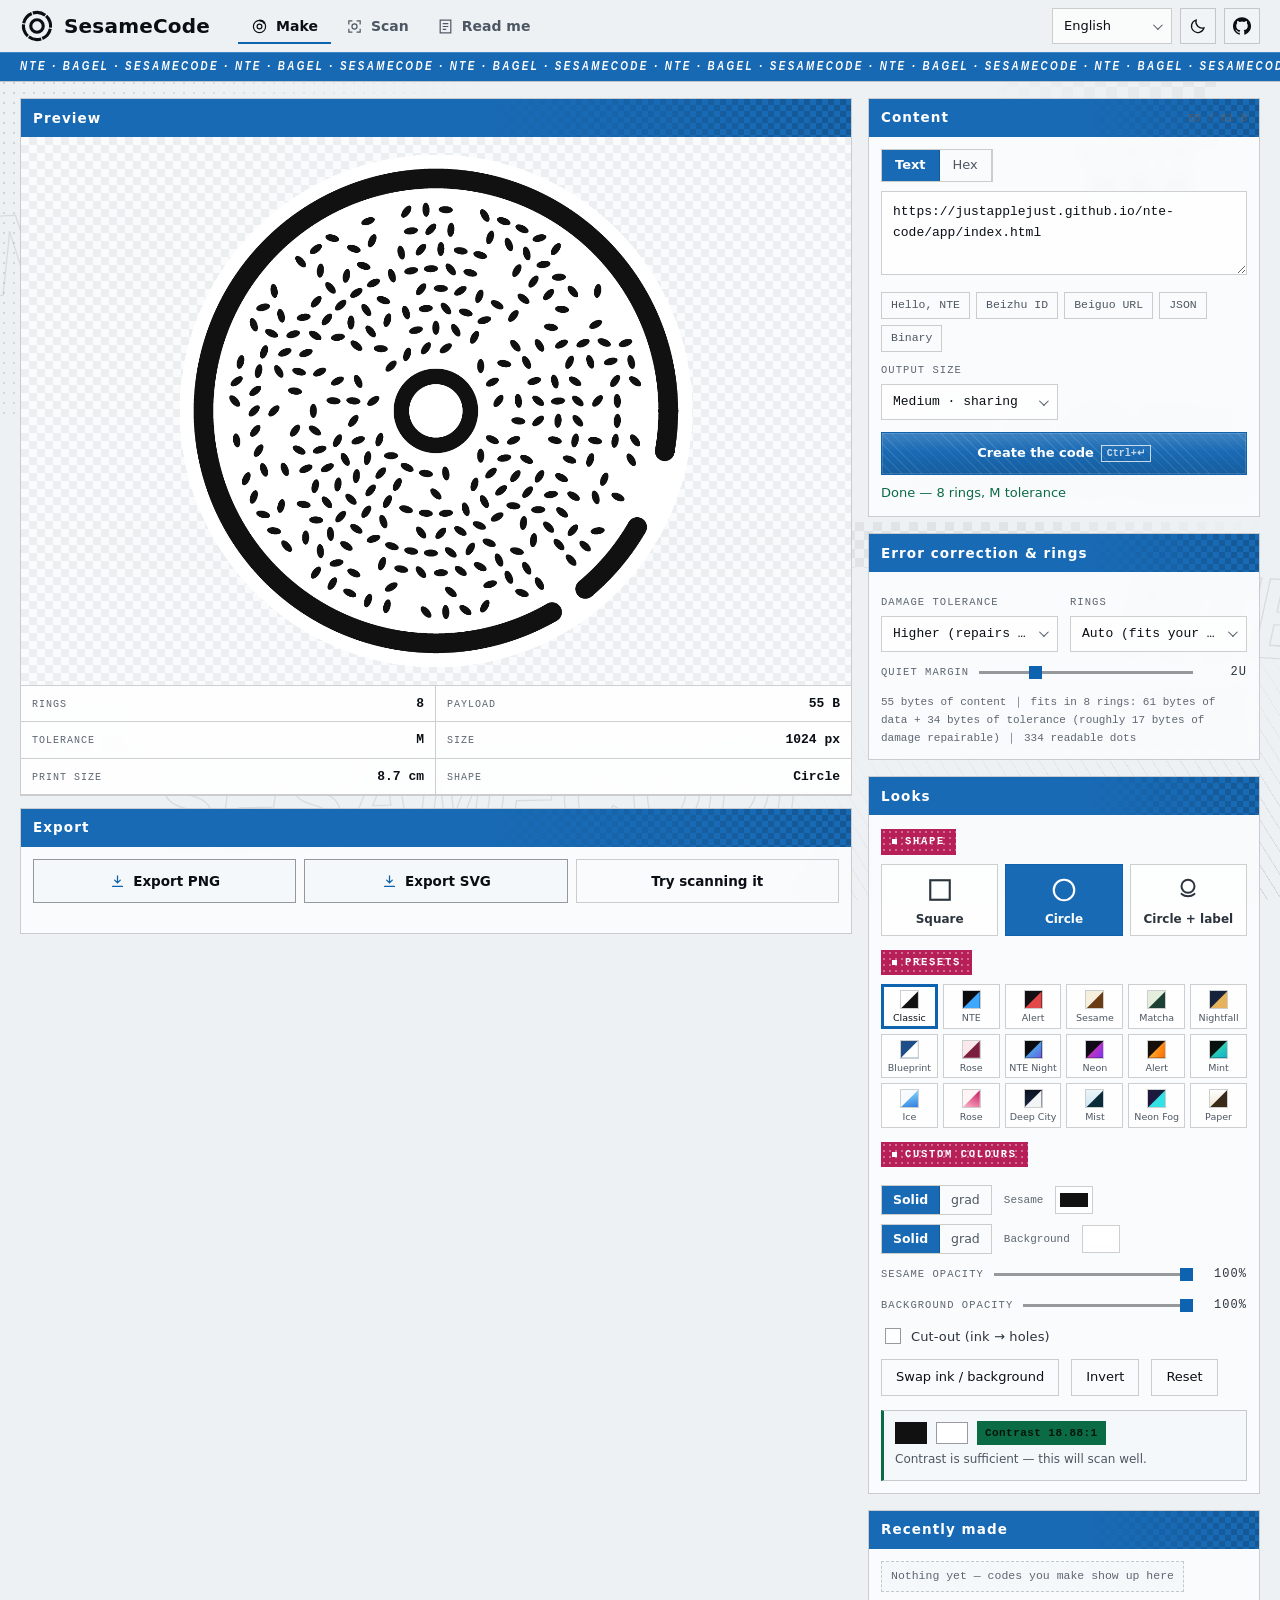
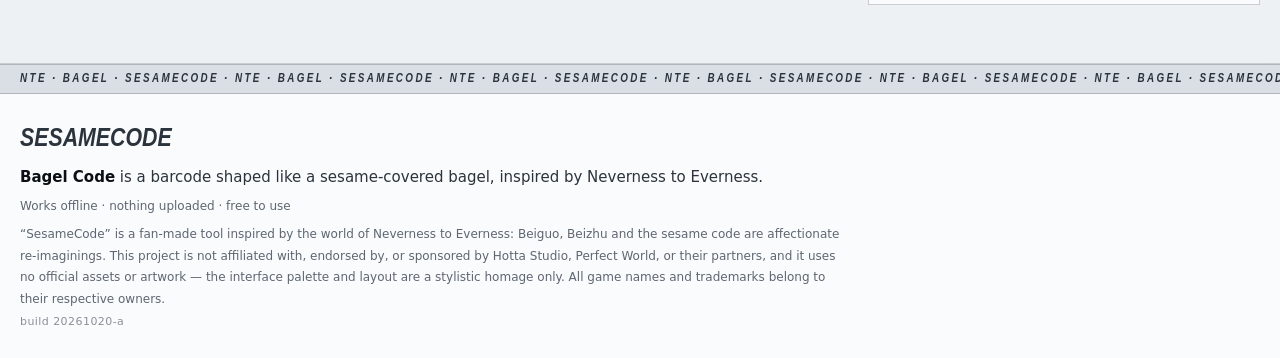
<file: app/index.html>
<!DOCTYPE html>
<html lang="zh-Hant" data-build="20261020-a">
<head>
<meta charset="utf-8">
<meta name="viewport" content="width=device-width, initial-scale=1, viewport-fit=cover">
<meta name="color-scheme" content="dark light">
<meta name="apple-mobile-web-app-capable" content="yes">
<meta name="apple-mobile-web-app-title" content="芝碼">
<meta name="mobile-web-app-capable" content="yes">
<title>芝碼 SesameCode</title>
<!-- Discord embed preview（Open Graph） -->
<meta property="og:type" content="website">
<meta property="og:site_name" content="芝碼 SesameCode">
<meta property="og:title" content="芝碼 SesameCode ｜ 唄果的線下入口">
<meta property="og:description" content="芝碼產生器與掃描器：把任意文字或二進位資料編成芝麻貝果形條碼，也能掃描回原始內容。純 JavaScript、零執行期依賴、可離線使用。">
<meta property="og:url" content="https://justapplejust.github.io/nte-code/app/index.html">
<meta property="og:image" content="https://justapplejust.github.io/nte-code/docs/example-0.png">
<meta property="og:image:width" content="1440">
<meta property="og:image:height" content="950">
<meta property="og:image:alt" content="芝碼 SesameCode 產生器介面：預覽中的圓形芝麻碼與控制項">
<meta property="og:locale" content="zh_TW">
<link rel="icon" href="./icon.svg" type="image/svg+xml">
<link rel="apple-touch-icon" sizes="180x180" href="./apple-touch-icon.png">
<script>
  if (window.navigator.standalone === true) document.documentElement.classList.add('ios-web-app');
</script>
<link rel="stylesheet" href="./style.css?v=20261020-a">
</head>
<body>
<!-- 背景：純色 + 點陣 / 斜線 / 棋盤格貼片 + 散佈單字 -->
<div class="fx" aria-hidden="true">
  <span class="dots"></span>
  <span class="hatch"></span>
  <span class="chk chk1"></span>
  <span class="chk chk2"></span>
  <span class="wm wm1"></span>
  <span class="wm wm2"></span>
  <span class="wm wm3"></span>
  <span class="wm wm4"></span>
  <span class="sym sym1">⌗ ▨ ⌗ ▨ ⌗<br>○ ● ○ ● ○<br>▚▚ ▞▞ ▚▚</span>
  <span class="sym sym2">▨ ⌗ ▨ ⌗ ▨<br>● ○ ● ○ ●<br>▞▞ ▚▚ ▞▞</span>
</div>

<header class="top">
  <div class="top-in">
    <a class="brand" href="#gen">
      <svg class="logo" viewBox="0 0 48 48" aria-hidden="true">
        <circle cx="24" cy="24" r="19.2" fill="none" stroke="currentColor" stroke-width="4.4"
                pathLength="360" stroke-dasharray="55 5" transform="rotate(-108 24 24)"/>
        <circle cx="24" cy="24" r="8.8" fill="none" stroke="currentColor" stroke-width="4.4"/>
      </svg>
      <h1 data-i18n="brand.cn"></h1>
    </a>
    <nav class="tabs" role="tablist">
      <button class="tab active" data-tab="gen" role="tab">
        <svg viewBox="0 0 24 24" fill="none" stroke="currentColor" stroke-width="1.7"><circle cx="12" cy="12" r="8.6"/><circle cx="12" cy="12" r="3.4"/><path d="M12 3.4a8.6 8.6 0 0 1 7.4 4.2" stroke-width="2.8"/></svg>
        <span data-i18n="nav.gen"></span></button>
      <button class="tab" data-tab="scan" role="tab">
        <svg viewBox="0 0 24 24" fill="none" stroke="currentColor" stroke-width="1.7"><path d="M4 9V4h5M20 15v5h-5M20 9V4h-5M4 15v5h5"/><circle cx="12" cy="12" r="3.6"/></svg>
        <span data-i18n="nav.scan"></span></button>
      <button class="tab" data-tab="spec" role="tab">
        <svg viewBox="0 0 24 24" fill="none" stroke="currentColor" stroke-width="1.7"><rect x="4.5" y="3" width="15" height="18"/><path d="M8 8h8M8 12h8M8 16h5"/></svg>
        <span data-i18n="nav.spec"></span></button>
    </nav>
    <div class="tools">
      <div class="sel sel-mini" data-for="lang"></div>
      <select id="lang" hidden></select>
      <button id="btn-theme" class="icon" aria-label="theme" data-i18n-title="theme.toggle">
        <svg class="ic-sun" viewBox="0 0 24 24" fill="none" stroke="currentColor" stroke-width="1.7" stroke-linecap="round"><circle cx="12" cy="12" r="4.2"/><path d="M12 2.6v2.2M12 19.2v2.2M2.6 12h2.2M19.2 12h2.2M5.4 5.4l1.6 1.6M17 17l1.6 1.6M18.6 5.4 17 7M7 17l-1.6 1.6"/></svg>
        <svg class="ic-moon" viewBox="0 0 24 24" fill="none" stroke="currentColor" stroke-width="1.7" stroke-linecap="round"><path d="M20 14.5A8.5 8.5 0 0 1 9.5 4a8.5 8.5 0 1 0 10.5 10.5z"/></svg>
      </button>
      <a class="icon github-link" href="https://github.com/JustappleJust/nte-code" target="_blank" rel="noopener noreferrer" aria-label="GitHub" data-i18n-title="github.repo">
        <svg viewBox="0 0 24 24" aria-hidden="true"><path fill="currentColor" d="M12 .297a12 12 0 0 0-3.795 23.386c.6.111.82-.261.82-.577v-2.234c-3.338.726-4.043-1.416-4.043-1.416-.546-1.387-1.333-1.756-1.333-1.756-1.09-.745.083-.729.083-.729 1.205.084 1.84 1.237 1.84 1.237 1.07 1.835 2.807 1.304 3.492.997.108-.775.418-1.305.762-1.604-2.665-.304-5.466-1.332-5.466-5.93 0-1.31.467-2.38 1.235-3.22-.124-.303-.535-1.523.117-3.176 0 0 1.008-.322 3.301 1.23a11.5 11.5 0 0 1 6.009 0c2.291-1.552 3.297-1.23 3.297-1.23.653 1.653.242 2.873.12 3.176.77.84 1.233 1.91 1.233 3.22 0 4.61-2.804 5.623-5.476 5.921.43.372.823 1.102.823 2.222v3.293c0 .319.216.694.825.576A12.005 12.005 0 0 0 12 .297z"/></svg>
      </a>
    </div>
  </div>
  <div class="band"><div class="band-in"><span data-i18n="band"></span></div></div>
</header>

<div class="app">
  <main>
    <!-- ============================ 產生器 ============================ -->
    <section id="tab-gen" class="panel active">
      <div class="gen-grid">
        <section class="stagewrap">
          <div class="stage">
            <div class="box-h"><h2 data-i18n="gen.preview"></h2><span class="h-en">Preview</span><span class="sp"></span></div>
            <div class="plate" id="stage">
              <canvas id="canvas" width="512" height="512"></canvas>
              <div class="stage-load" id="stage-load" aria-hidden="true"><span class="bar"></span><span class="txt" data-i18n="stage.working"></span></div>
            </div>
            <div class="readout" id="readout"></div>
          </div>

          <div class="stage" style="margin-top:12px">
            <div class="box-h"><h2 data-i18n="gen.output"></h2><span class="h-en">Export</span><span class="sp"></span></div>
            <div class="outbar">

              <button type="button" id="btn-png" class="exp"><svg viewBox="0 0 24 24" fill="none" stroke="currentColor" stroke-width="1.8" stroke-linecap="round" stroke-linejoin="round"><path d="M12 4v10m0 0 4-4m-4 4-4-4M5 19h14"/></svg><span data-i18n="gen.png"></span></button>
              <button type="button" id="btn-svg" class="exp"><svg viewBox="0 0 24 24" fill="none" stroke="currentColor" stroke-width="1.8" stroke-linecap="round" stroke-linejoin="round"><path d="M12 4v10m0 0 4-4m-4 4-4-4M5 19h14"/></svg><span data-i18n="gen.svg"></span></button>
              <button id="btn-self" class="ghost"><span data-i18n="gen.self"></span></button>
            </div>
            <div id="dense-hint" class="msg warn hidden" style="margin:0;padding:0 12px 10px"></div>
            <div id="self-msg" class="msg" aria-live="polite" style="margin:0;padding:0 12px 10px"></div>
          </div>
        </section>

        <section class="ctrl">
          <!-- 基本 -->
          <div class="box">
            <div class="box-h"><h2 data-i18n="gen.basic"></h2><span class="h-en">Content</span><span class="sp"></span><span class="cap" id="cap-info"></span></div>
            <div class="box-b">
              <div class="head-row">
                <div class="seg" id="mode-seg" role="tablist">
                  <button class="segbtn active" data-mode="text"><span data-i18n="gen.mode.text"></span></button>
                  <button class="segbtn" data-mode="hex"><span data-i18n="gen.mode.hex"></span></button>
                  <input type="radio" name="mode" value="text" checked hidden><input type="radio" name="mode" value="hex" hidden>
                </div>
              </div>
              <textarea id="payload" rows="3" data-i18n-ph="gen.placeholder" spellcheck="false">https://justapplejust.github.io/nte-code/app/index.html</textarea>
              <div class="ex" id="examples"></div>
              <div class="fields">
                <label><span data-i18n="gen.size"></span><span class="sel" data-for="size"></span></label>
              </div>
              <select id="size" hidden>
                <option value="640" data-i18n="gen.size.s"></option>
                <option value="1024" selected data-i18n="gen.size.m"></option>
                <option value="2048" data-i18n="gen.size.l"></option>
                <option value="custom" data-i18n="gen.size.custom"></option>
              </select>
              <div class="srow hidden" id="size-custom-row">
                <label class="rng"><span data-i18n="gen.size.px"></span><input type="range" id="size-custom" min="256" max="4096" step="64" value="1024"><span class="val" id="size-custom-val">1024</span></label>
              </div>
              <button id="btn-gen" class="primary wide"><span data-i18n="gen.btn"></span><kbd>⌘↵</kbd></button>
              <div id="gen-msg" class="msg" aria-live="polite"></div>
            </div>
          </div>

          <!-- 容錯與圈數（常駐，不收合） -->
          <div class="box">
            <div class="box-h"><h2 data-i18n="gen.advanced"></h2><span class="h-en">Detail</span><span class="sp"></span></div>
            <div class="box-b">
              <div class="fields">
                <label><span data-i18n="gen.ec"></span><span class="sel" data-for="ec"></span></label>
                <label><span data-i18n="gen.rings"></span><span class="sel" data-for="version"></span></label>
              </div>
              <select id="ec" hidden>
                <option value="0" data-i18n="gen.ec.l"></option>
                <option value="1" selected data-i18n="gen.ec.m"></option>
                <option value="2" data-i18n="gen.ec.q"></option>
                <option value="3" data-i18n="gen.ec.h"></option>
              </select>
              <select id="version" hidden><option value="0" data-i18n="gen.rings.auto"></option></select>
              <label class="rng" style="margin-top:6px"><span data-i18n="style.margin"></span><input type="range" id="margin" min="0" max="8" step="0.5" value="2"><span class="val" id="margin-val">2u</span></label>
              <div id="adv-info" class="cap" style="margin-top:9px"></div>
            </div>
          </div>

          <!-- 外觀 -->
          <div class="box" id="appear-card">
            <div class="box-h"><h2 data-i18n="gen.appear"></h2><span class="h-en">Looks</span><span class="sp"></span></div>
            <div class="box-b">
              <div class="sub-h"><span data-i18n="style.shape"></span></div>
              <div class="shapes" id="shape-chips" role="radiogroup">
                <button class="shape-btn" data-shape="square" role="radio">
                  <svg class="pv" viewBox="0 0 24 24" fill="none" stroke="currentColor" stroke-width="1.7"><rect x="4.2" y="4.2" width="15.6" height="15.6"/></svg>
                  <span data-i18n="style.square"></span></button>
                <button class="shape-btn active" data-shape="circle" role="radio">
                  <svg class="pv" viewBox="0 0 24 24" fill="none" stroke="currentColor" stroke-width="1.7"><circle cx="12" cy="12" r="8.2"/></svg>
                  <span data-i18n="style.circle"></span></button>
                <button class="shape-btn" data-shape="label" role="radio">
                  <svg class="pv" viewBox="0 0 24 24" fill="none" stroke="currentColor" stroke-width="1.6" stroke-linecap="round">
                    <circle cx="12" cy="9" r="5.2"/>
                    <path d="M17.14 15.13A8 8 0 0 1 6.86 15.13"/>
                  </svg>
                  <span data-i18n="style.label"></span></button>
              </div>
              <select id="shape" hidden>
                <option value="square" data-i18n="style.square"></option>
                <option value="circle" selected data-i18n="style.circle"></option>
                <option value="label" data-i18n="style.label"></option>
              </select>

              <div class="sub-h"><span data-i18n="style.preset"></span></div>
              <div class="presets" id="presets"></div>

              <div class="sub-h"><span data-i18n="style.custom"></span></div>
              <div class="srow">
                <div class="seg seg-sm" id="ink-grad-seg">
                  <button class="segbtn active" data-grad="ink" data-on="0"><span data-i18n="style.solid"></span></button>
                  <button class="segbtn" data-grad="ink" data-on="1"><span data-i18n="style.gradShort"></span></button>
                </div>
                <span class="cap" data-i18n="style.ink"></span>
                <label><input type="color" id="ink-color" value="#111111"></label>
                <label class="hidden" id="ink-color2-wrap"><input type="color" id="ink-color2" value="#7b5cff"></label>
                <input type="checkbox" id="ink-grad" hidden>
              </div>
              <div class="srow hidden" id="ink-angle-row">
                <label class="rng"><span data-i18n="style.angle"></span><input type="range" id="ink-angle" min="0" max="360" step="15" value="45"><span class="val" id="ink-angle-val">45°</span></label>
              </div>
              <div class="srow">
                <div class="seg seg-sm" id="bg-grad-seg">
                  <button class="segbtn active" data-grad="bg" data-on="0"><span data-i18n="style.solid"></span></button>
                  <button class="segbtn" data-grad="bg" data-on="1"><span data-i18n="style.gradShort"></span></button>
                </div>
                <span class="cap" data-i18n="style.bg"></span>
                <label><input type="color" id="bg-color" value="#ffffff"></label>
                <label class="hidden" id="bg-color2-wrap"><input type="color" id="bg-color2" value="#241a3f"></label>
                <input type="checkbox" id="bg-grad" hidden>
              </div>
              <div class="srow hidden" id="bg-angle-row">
                <label class="rng"><span data-i18n="style.angle"></span><input type="range" id="bg-angle" min="0" max="360" step="15" value="90"><span class="val" id="bg-angle-val">90°</span></label>
              </div>
              <div class="srow">
                <label class="rng"><span data-i18n="style.opacity"></span><input type="range" id="ink-alpha" min="0" max="100" value="100"><span class="val" id="ink-alpha-val">100%</span></label>
              </div>
              <div class="srow">
                <label class="rng"><span data-i18n="style.opacityBg"></span><input type="range" id="bg-alpha" min="0" max="100" value="100"><span class="val" id="bg-alpha-val">100%</span></label>
              </div>
              <div class="srow">
                <label class="inline"><input type="checkbox" id="ink-cutout"><span data-i18n="style.cutout"></span></label>
                <span class="sp"></span>
                <button id="btn-swap" class="ghost"><span data-i18n="style.swap"></span></button>
                <button id="btn-invert" class="ghost"><span data-i18n="style.invert"></span></button>
                <button id="btn-reset-style" class="ghost"><span data-i18n="style.reset"></span></button>
              </div>
              <div class="contrast" id="contrast"></div>
            </div>
          </div>

          <div class="box">
            <div class="box-h"><h2 data-i18n="gen.recent"></h2><span class="h-en">Recent</span><span class="sp"></span></div>
            <div class="box-b"><div class="recent" id="recent"></div></div>
          </div>
        </section>
      </div>
    </section>

    <!-- ============================ 掃描器 ============================ -->
    <section id="tab-scan" class="panel">
      <div class="scan-grid">
        <div class="cam-col">
          <div class="box">
            <div class="box-h"><h2 data-i18n="scan.title"></h2><span class="h-en">Scanner</span>
              <span class="sp"></span>
              <a class="tag grey linkish" href="#fullscreen" data-fullscreen><svg viewBox="0 0 24 24" fill="none" stroke="currentColor" stroke-width="2" style="width:12px;height:12px"><path d="M4 9V4h5M20 15v5h-5M20 9V4h-5M4 15v5h5"/></svg><span data-i18n="scan.fullscreen"></span></a>
            </div>
            <div class="box-b">
              <div class="cam-wrap idle" id="cam-wrap">
                <video id="video" playsinline autoplay muted></video>
                <div class="guide" aria-hidden="true"></div>
                <div class="hud hidden" id="hud">
                  <span class="tag grey" id="hud-res">—</span>
                  <span class="tag grey" id="hud-fps">—</span>
                  <span class="tag" id="hud-lock"></span>
                </div>
                <div class="cam-idle" id="cam-idle">
                  <svg viewBox="0 0 24 24" fill="none" stroke="currentColor" stroke-width="1.5" stroke-linecap="round"><path d="M4 8h3l1.6-2.4h6.8L17 8h3v11H4z"/><path d="M3 3l18 18"/></svg>
                  <b data-i18n="scan.idle.t"></b>
                  <span data-i18n="scan.idle"></span>
                </div>
                <div id="flash" class="flash"></div>
              </div>
              <div class="scan-actions">
                <button id="btn-cam" class="primary"><span data-i18n="scan.cam.on"></span></button>
                <button id="btn-stop" class="hidden" disabled><span data-i18n="scan.cam.off"></span></button>
                <span class="sp"></span>
                <label class="inline hidden" id="cam-dev-wrap" style="gap:8px"><span data-i18n="scan.cam.device"></span><span class="sel sel-mini" data-for="cam-dev"></span><select id="cam-dev" hidden></select></label>
              </div>
              <div id="scan-progress" class="progress"><span></span></div>
              <div id="scan-msg" class="msg" aria-live="polite"></div>
              <div class="reqbox">
                <span class="req-ic"><svg viewBox="0 0 24 24" fill="none" stroke="currentColor" stroke-width="1.6" stroke-linecap="round"><circle cx="12" cy="12" r="9"/><path d="M12 7.5v5l3 2"/></svg></span>
                <span data-i18n="scan.req.value"></span>
              </div>
            </div>
          </div>
        </div>

        <div>
          <div class="box">
            <div class="box-h"><h2 data-i18n="scan.result"></h2><span class="h-en">Result</span><span class="sp"></span></div>
            <div class="box-b">
              <div id="result" class="result empty" data-i18n="scan.empty"></div>
              <div class="srow" id="result-actions">
                <button id="btn-open" class="primary hidden"><span data-i18n="scan.open"></span></button>
                <button id="btn-copy" disabled><span data-i18n="scan.copy"></span></button>
                <button id="btn-share" class="ghost hidden"><span data-i18n="scan.share"></span></button>
                <button id="btn-clear" class="ghost"><span data-i18n="scan.clear"></span></button>
              </div>
              <div class="drop" id="drop">
                <svg viewBox="0 0 24 24" fill="none" stroke="currentColor" stroke-width="1.6"><path d="M12 4v11m0-11 4 4m-4-4-4 4M4 19h16"/></svg>
                <span data-i18n="scan.drop"></span>
              </div>
              <div class="srow">
                <label class="file"><svg viewBox="0 0 24 24" fill="none" stroke="currentColor" stroke-width="1.6"><path d="M4 6.5A1.5 1.5 0 0 1 5.5 5h4l1.6 2h7.4A1.5 1.5 0 0 1 20 8.5v9A1.5 1.5 0 0 1 18.5 19h-13A1.5 1.5 0 0 1 4 17.5z"/></svg><span data-i18n="scan.file"></span>
                  <input type="file" id="file" accept="image/*">
                </label>
                <button id="btn-paste" class="ghost"><span data-i18n="scan.paste"></span></button>
              </div>
              <div class="sub-h"><span data-i18n="scan.history"></span></div>
              <ul id="history" class="history"></ul>
              <div class="sub-h"><span data-i18n="scan.tune"></span></div>
              <div class="srow">
                <label class="rng" style="flex:1 1 150px"><span data-i18n="scan.thr"></span><input type="range" id="thr" min="6" max="24" value="13"><span class="val" id="thr-val">13</span></label>
                <label style="flex:0 0 auto"><span data-i18n="scan.maxdim"></span><span class="sel sel-mini" data-for="maxdim"></span></label>
                <select id="maxdim" hidden>
                  <option value="1280" selected data-i18n="scan.maxdim.1280"></option>
                  <option value="1600" data-i18n="scan.maxdim.1600"></option>
                  <option value="2048" data-i18n="scan.maxdim.2048"></option>
                </select>
              </div>
              <pre id="dbg" class="cap" style="margin-top:10px;white-space:pre-wrap"></pre>
            </div>
          </div>
        </div>
      </div>
    </section>

    <!-- ============================ 說明 ============================ -->
    <section id="tab-spec" class="panel">
      <div class="spec-grid">
        <aside class="toc box">
          <div class="box-h"><h2 data-i18n="spec.toc"></h2><span class="h-en">Contents</span></div>
          <ol id="toc-list"></ol>
        </aside>
        <div class="box">
          <div class="box-h"><h2 data-i18n="spec.title"></h2><span class="h-en">How it works</span><span class="sp"></span></div>
          <div class="box-b prose">
            <div id="spec-body"></div>
            <div class="tablewrap"><div id="spec-table"></div></div>
          </div>
        </div>
      </div>
    </section>
  </main>
</div>

<!-- ========================= 全螢幕掃描器 ========================= -->
<section id="fullscreen" class="fs" aria-hidden="true">
  <div class="fs-band"><div class="band-in"><span data-i18n="band"></span></div></div>
  <div class="fs-stage">
    <div class="fs-cam">
      <video id="fs-video" playsinline autoplay muted></video>
      <canvas id="fs-bg" class="fs-bg" aria-hidden="true"></canvas>
      <canvas id="fs-fx" class="fs-fx" aria-hidden="true"></canvas>
      <div class="fs-guide" aria-hidden="true"></div>
      <div class="fs-hint" id="fs-hint" data-i18n="fs.hint"></div>
      <div class="fs-flash" id="fs-flash"></div>
      <div class="fs-top">
        <button class="fs-close" id="fs-close" aria-label="close">
          <svg viewBox="0 0 24 24" fill="none" stroke="currentColor" stroke-width="1.8" stroke-linecap="round"><path d="M6 6l12 12M18 6L6 18"/></svg>
        </button>
        <span class="tag" id="fs-status" data-i18n="fs.status"></span>
      </div>
      <div class="fs-result" id="fs-result" hidden>
        <div class="fs-payload" id="fs-payload"></div>
        <div class="fs-actions">
          <button id="fs-open" class="primary hidden"><span data-i18n="scan.open"></span></button>
          <button id="fs-copy"><span data-i18n="scan.copy"></span></button>
          <button id="fs-share" class="ghost hidden"><span data-i18n="scan.share"></span></button>
          <button id="fs-again" class="ghost"><span data-i18n="fs.again"></span></button>
        </div>
      </div>
    </div>
    <div class="fs-foot">
      <button id="fs-fx-toggle" class="swx" role="switch" aria-checked="true" data-i18n-title="fs.fx.t">
        <span class="swx-tr" aria-hidden="true"><i class="swx-kn"></i></span>
        <span data-i18n="fs.fx"></span>
      </button>
      <label class="file"><svg viewBox="0 0 24 24" fill="none" stroke="currentColor" stroke-width="1.6"><path d="M4 6.5A1.5 1.5 0 0 1 5.5 5h4l1.6 2h7.4A1.5 1.5 0 0 1 20 8.5v9A1.5 1.5 0 0 1 18.5 19h-13A1.5 1.5 0 0 1 4 17.5z"/></svg><span data-i18n="scan.file"></span>
        <input type="file" id="fs-file" accept="image/*">
      </label>
      <button id="fs-cam-toggle"><span data-i18n="fs.camToggle"></span></button>
    </div>
  </div>
</section>

<footer>
  <div class="band alt"><div class="band-in"><span data-i18n="band"></span></div></div>
  <div class="foot-in">
    <div>
      <div class="foot-mark">SesameCode</div>
      <div class="foot-lead" data-i18n-html="footer"></div>
      <div class="foot-note" data-i18n="footer.fine"></div>
      <div class="foot-note"><span data-i18n="disclaimer.body"></span></div>
      <div class="foot-note foot-build" id="build-note"></div>
    </div>
  </div>
</footer>

<div class="toasts" id="toasts" aria-live="polite"></div>

<script src="./i18n.js?v=20261020-a"></script>
<script src="../src/sesame-core.js?v=20261020-a"></script>
<script src="./app.js?v=20261020-a"></script>
</body>
</html>
</file>
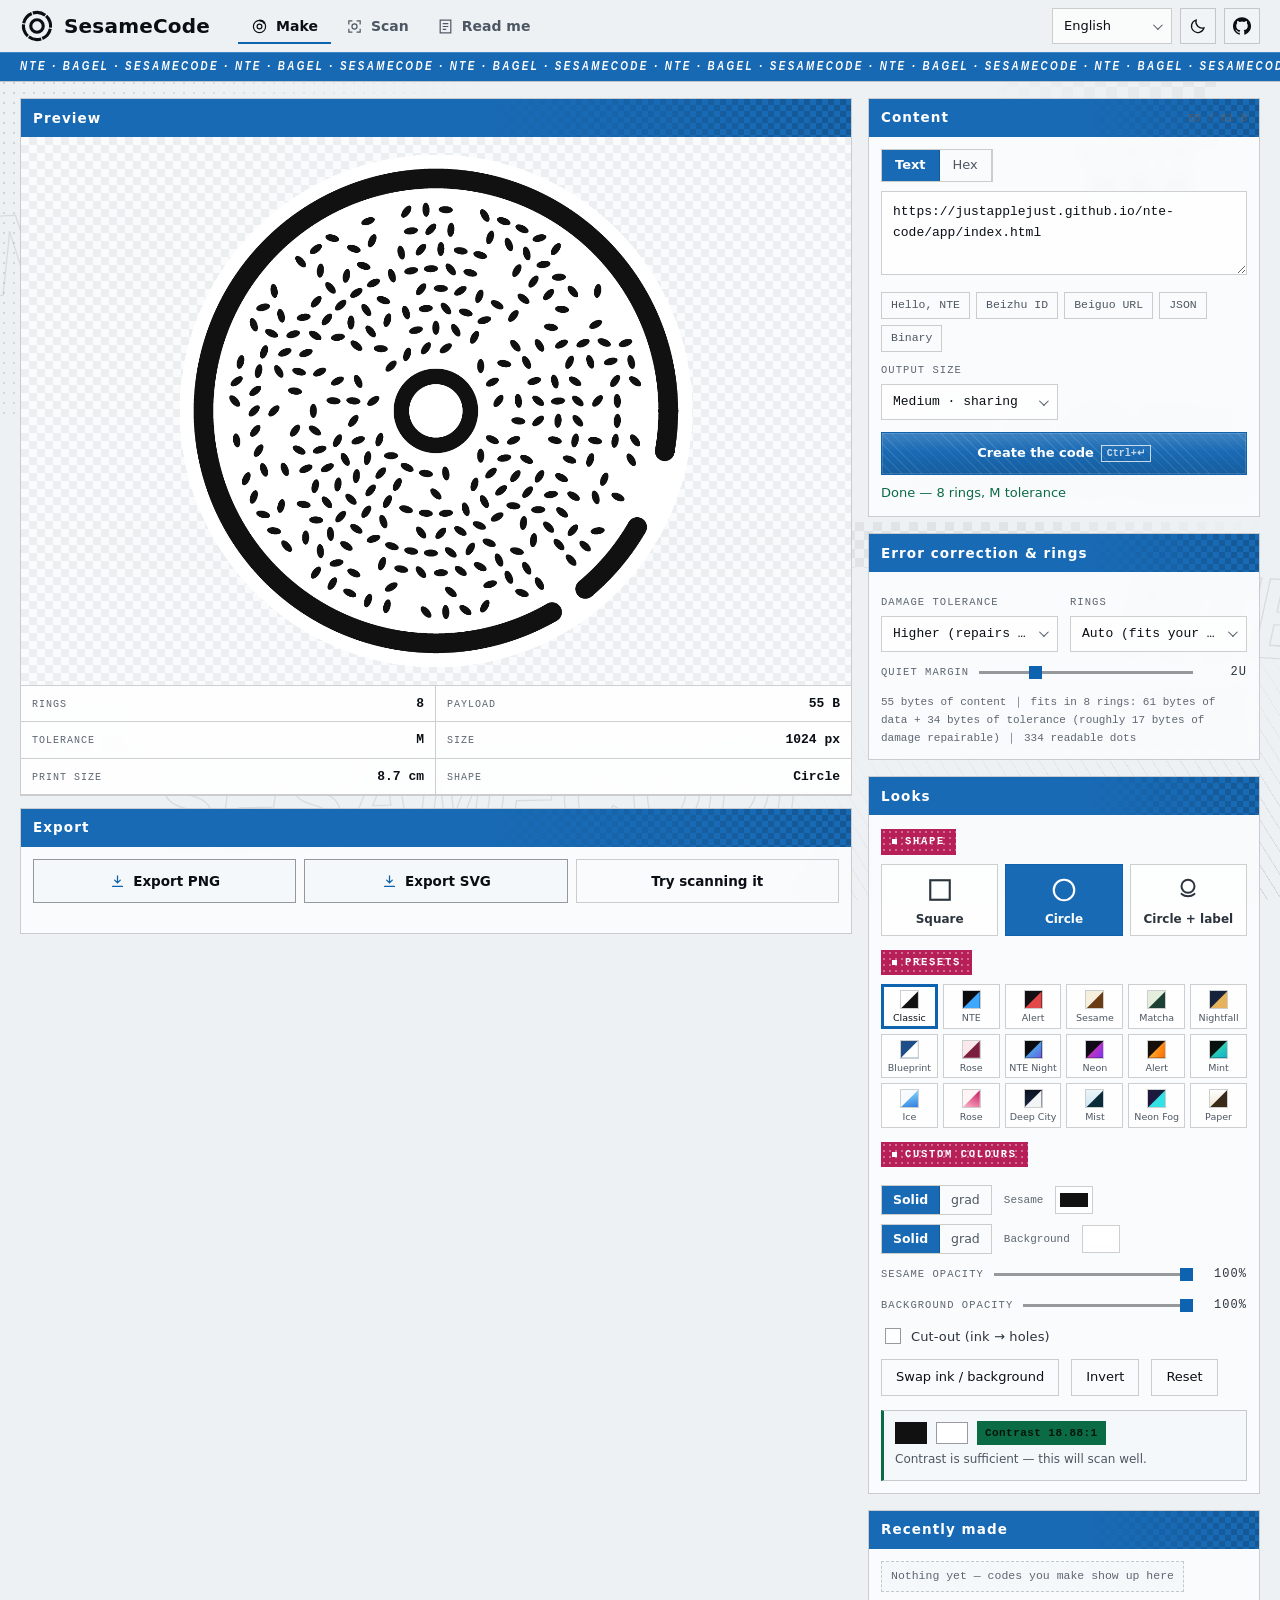
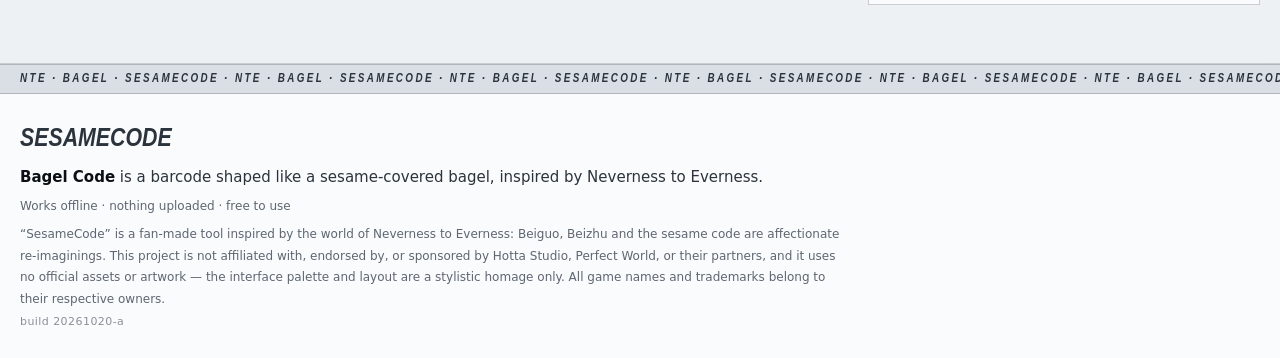
<file: app/sesamecode-standalone.html>
<!DOCTYPE html>
<html lang="zh-Hant" data-build="20261020-a">
<head>
<meta charset="utf-8">
<meta name="viewport" content="width=device-width, initial-scale=1, viewport-fit=cover">
<meta name="color-scheme" content="dark light">
<meta name="apple-mobile-web-app-capable" content="yes">
<meta name="apple-mobile-web-app-title" content="芝碼">
<meta name="mobile-web-app-capable" content="yes">
<title>芝碼 SesameCode</title>
<!-- 由 app/build-single.mjs 產生：請勿直接編輯 -->
<!-- Discord embed preview（Open Graph） -->
<meta property="og:type" content="website">
<meta property="og:site_name" content="芝碼 SesameCode">
<meta property="og:title" content="芝碼 SesameCode ｜ 唄果的線下入口">
<meta property="og:description" content="芝碼產生器與掃描器：把任意文字或二進位資料編成芝麻貝果形條碼，也能掃描回原始內容。純 JavaScript、零執行期依賴、可離線使用。">
<meta property="og:url" content="https://justapplejust.github.io/nte-code/app/index.html">
<meta property="og:image" content="https://justapplejust.github.io/nte-code/docs/example-0.png">
<meta property="og:image:width" content="1440">
<meta property="og:image:height" content="950">
<meta property="og:image:alt" content="芝碼 SesameCode 產生器介面：預覽中的圓形芝麻碼與控制項">
<meta property="og:locale" content="zh_TW">
<link rel="icon" href="[data-uri]" type="image/svg+xml">
<link rel="apple-touch-icon" sizes="180x180" href="./apple-touch-icon.png">
<script>
  if (window.navigator.standalone === true) document.documentElement.classList.add('ios-web-app');
</script>
<style>
/* ============================================================================
 * 芝碼 SesameCode — 介面樣式 v6
 * 語言取自《異環》官網：純色底、點陣／斜線／棋盤格貼片、薄框方形面板、
 * 全填色藍標題條、洋紅小標；文字一律使用系統字型堆疊（不載入外部字型）。
 * 淺色 / 深色兩套權杖；所有顏色都經過對比檢查。
 * ==========================================================================*/
:root{
  --bg:#0a0c10; --bg-2:#0d1015; --bg-glass:rgba(10,12,16,.9);
  --panel:rgba(16,20,25,.66); --panel-2:rgba(22,28,35,.6); --plate:rgba(11,14,19,.42);
  --line:rgba(255,255,255,.16); --line-2:rgba(255,255,255,.3); --line-3:rgba(255,255,255,.07);
  --ink:#f4f6f8; --ink-2:#c6cdd4; --muted:#9aa4ae; --dim:#828d98;
  --blue:#49a8f5; --blue-d:#2b82cc; --bar:#1c78c6; --bar-2:#176cae;
  --bar-bg:rgba(28,120,198,.95); --bar-hover-bg:rgba(23,108,174,.96);
  --bar-alt:#1e242c; --bar-alt-bg:rgba(30,36,44,.94); --on-bar-alt:var(--ink-2);
  --sel-bg:rgba(18,22,29,.94);
  --sel-shadow:0 12px 28px rgba(0,0,0,.55), 0 2px 8px rgba(0,0,0,.35);
  --sel-shadow-up:0 -12px 28px rgba(0,0,0,.55), 0 -2px 8px rgba(0,0,0,.35);
  --mag:#c2185b; --mag-bg:rgba(194,24,91,.95); --mag-2:#a5124c;
  --warn:#f0ac46; --ok:#57d096; --bad:#f2646a;
  --on-blue:#ffffff; --on-mag:#ffffff;
  --chk-a:rgba(255,255,255,.05); --chk-b:rgba(255,255,255,.018);
  --r:0;
  --hh:84px;                                   /* 頂欄（含色帶）高度 */
  --font:"Noto Sans TC","PingFang TC","Hiragino Sans TC","Microsoft JhengHei","Noto Sans SC","Source Han Sans TC",system-ui,-apple-system,"Segoe UI",sans-serif;
  --narrow:"Arial Narrow","Liberation Sans Narrow","Helvetica Neue",Arial,"Noto Sans TC",sans-serif;
  --mono:ui-monospace,SFMono-Regular,Menlo,Consolas,"Liberation Mono",monospace;
}
html[data-theme="light"]{
  --bg:#eef1f4; --bg-2:#e7ebef; --bg-glass:rgba(238,241,244,.9);
  --panel:rgba(255,255,255,.68); --panel-2:rgba(243,246,249,.62); --plate:rgba(248,250,252,.48);
  --line:rgba(12,18,26,.2); --line-2:rgba(12,18,26,.42); --line-3:rgba(12,18,26,.08);
  --ink:#0a0f15; --ink-2:#2b333c; --muted:#4d5763; --dim:#5d6672;
  --blue:#0d63b0; --blue-d:#0a4e8c; --bar:#0d63b0; --bar-2:#0a4e8c;
  --bar-bg:rgba(13,99,176,.95); --bar-hover-bg:rgba(10,78,140,.96);
  --bar-alt:#d8dde4; --bar-alt-bg:rgba(216,221,228,.94); --on-bar-alt:var(--ink-2);
  --sel-bg:rgba(255,255,255,.94);
  --sel-shadow:0 10px 24px rgba(12,18,26,.18), 0 2px 6px rgba(12,18,26,.08);
  --sel-shadow-up:0 -10px 24px rgba(12,18,26,.18), 0 -2px 6px rgba(12,18,26,.08);
  --mag:#b3144f; --mag-bg:rgba(179,20,79,.95); --mag-2:#8f0f40;
  --warn:#8a5a00; --ok:#0b6b45; --bad:#b3262c;
  --on-blue:#ffffff; --on-mag:#ffffff;
  --chk-a:rgba(12,18,26,.06); --chk-b:rgba(12,18,26,.02);
}
[hidden]{display:none !important}
*{box-sizing:border-box}
html{background:var(--bg);color-scheme:dark;-webkit-text-size-adjust:100%}
html[data-theme="light"]{color-scheme:light}
body{margin:0;min-height:100vh;background:var(--bg);color:var(--ink);font-family:var(--font);
  font-size:15px;line-height:1.65;-webkit-font-smoothing:antialiased;overflow-x:hidden}
h1,h2,h3,h4{margin:0;font-weight:700;line-height:1.25;letter-spacing:.01em}
p{margin:0}
a{color:var(--blue);text-decoration:none}
b,strong{font-weight:700}
kbd{font-family:var(--mono);font-size:10px;padding:1px 5px;border:1px solid currentColor;opacity:.75}
::selection{background:var(--blue);color:#06121c}
:focus-visible{outline:2px solid var(--blue);outline-offset:2px}

/* ------------------------------------------------ 背景：純色 + 貼片 + 散佈字 */
.fx{position:fixed;inset:0;z-index:0;overflow:hidden;pointer-events:none;background:var(--bg)}
.fx .dots{position:absolute;left:-4%;top:2%;width:56%;height:44%;opacity:.15;color:var(--ink);
  background-image:radial-gradient(currentColor 1.15px,transparent 1.3px);background-size:10px 10px;
  -webkit-mask-image:linear-gradient(105deg,#000,transparent 72%);mask-image:linear-gradient(105deg,#000,transparent 72%)}
.fx .hatch{position:absolute;right:-9%;bottom:-12%;width:60%;height:54%;opacity:.12;color:var(--ink);
  background-image:repeating-linear-gradient(58deg,currentColor 0 1px,transparent 1px 12px);
  -webkit-mask-image:radial-gradient(120% 110% at 82% 92%,#000 6%,transparent 66%);mask-image:radial-gradient(120% 110% at 82% 92%,#000 6%,transparent 66%)}
.fx .chk{position:absolute;color:var(--ink);background-image:conic-gradient(currentColor 25%,transparent 0 50%,currentColor 0 75%,transparent 0)}
.fx .chk1{left:0;right:0;top:58%;height:46px;opacity:.05;background-size:18px 18px;
  -webkit-mask-image:linear-gradient(90deg,transparent,#000 20%,#000 80%,transparent);mask-image:linear-gradient(90deg,transparent,#000 20%,#000 80%,transparent)}
.fx .chk2{right:5%;top:6%;width:220px;height:92px;opacity:.06;background-size:22px 22px;
  -webkit-mask-image:linear-gradient(200deg,#000,transparent 76%);mask-image:linear-gradient(200deg,#000,transparent 76%)}
/* 散佈的單字（同字級、各自獨立、不串接） */
.fx .wm{position:absolute;font-family:var(--narrow);font-style:italic;font-weight:700;
  font-size:clamp(56px,9vw,132px);line-height:.9;letter-spacing:.01em;white-space:nowrap;
  color:transparent;-webkit-text-stroke:1.4px var(--ink);opacity:.09;text-transform:uppercase}
html[data-theme="light"] .fx .wm{opacity:.085}
.fx .wm1{left:-1%;top:22%;transform:rotate(-3deg)}
.fx .wm2{right:2%;top:44%;transform:rotate(2.5deg);opacity:.065}
.fx .wm3{left:12%;bottom:6%;transform:rotate(-1.5deg);opacity:.06}
.fx .wm4{right:-3%;bottom:26%;transform:rotate(3.5deg);opacity:.05}
.fx .sym{position:absolute;font-family:var(--mono);color:var(--ink);opacity:.12;letter-spacing:.4em;line-height:1.55;white-space:pre}
.fx .sym1{left:2.5vw;bottom:16vh;font-size:11px}
.fx .sym2{right:7vw;top:16vh;font-size:11px;text-align:right}

/* --------------------------------------------------------------- 頂欄 */
.top{position:sticky;top:0;z-index:30;background:var(--bg-glass);border-bottom:1px solid var(--line);
  -webkit-backdrop-filter:blur(6px) saturate(1.05);backdrop-filter:blur(6px) saturate(1.05)}
.top-in{display:flex;align-items:center;gap:14px;max-width:1440px;margin:0 auto;padding:8px 20px}
.brand{display:flex;align-items:center;gap:10px;min-width:0;color:inherit}
.logo{width:34px;height:34px;flex:0 0 auto;color:var(--ink);display:block}
.brand h1{font-size:20px;white-space:nowrap}
.tools{display:flex;align-items:center;gap:8px;margin-left:auto;flex:0 0 auto}
.tools .icon{width:36px;height:36px;padding:0;flex:0 0 auto;display:inline-flex;align-items:center;justify-content:center;
  background:var(--panel-2);border:1px solid var(--line);color:var(--ink)}
.tools .icon svg{width:18px;height:18px;display:block}
.tools .icon:hover{border-color:var(--line-2);background:var(--panel);color:var(--ink)}
#btn-theme .ic-sun,#btn-theme .ic-moon{display:none}
html[data-theme="light"] #btn-theme .ic-moon,html[data-theme="dark"] #btn-theme .ic-sun{display:block}
.band{background:var(--bar-bg);color:var(--on-blue);border-top:1px solid rgba(255,255,255,.18);overflow:hidden}
.band.alt,footer .band{background:var(--bar-alt-bg);color:var(--on-bar-alt);border-top:1px solid var(--line);border-bottom:1px solid var(--line)}
footer .band{border-top:0}
.band-in{max-width:1440px;margin:0 auto;padding:4px 20px;display:block;overflow:hidden;
  font-family:var(--narrow);font-style:italic;font-weight:700;font-size:12px;letter-spacing:.2em;
  text-transform:uppercase;white-space:nowrap;text-overflow:clip}
.band-in span{display:inline-block;white-space:nowrap}

/* --------------------------------------------------------------- 分頁 */
.tabs{display:flex;gap:2px;margin-left:14px;align-self:center}
.tabs .tab{background:transparent;border:0;border-bottom:2px solid transparent;border-radius:0;
  padding:9px 13px 7px;color:var(--muted);font-size:14px;font-weight:600;align-self:center;gap:8px}
.tabs .tab svg{width:17px;height:17px;flex:0 0 auto;display:block}
.tabs .tab:hover{background:var(--panel-2);color:var(--ink)}
.tabs .tab.active{color:var(--ink);border-bottom-color:var(--blue);background:transparent}
.panel{display:none}
.panel.active{display:block}

/* --------------------------------------------------------------- 版面 */
.app{position:relative;z-index:2;max-width:1440px;margin:0 auto;padding:0 20px}
main{min-width:0;padding:16px 0 34px}


/* --------------------------------------------------------------- 面板 */
.box{border:1px solid var(--line);background:var(--panel);margin-bottom:16px;
  -webkit-backdrop-filter:blur(6px) saturate(1.05);backdrop-filter:blur(6px) saturate(1.05)}
.box-h{display:flex;align-items:center;gap:10px;height:38px;padding:0 12px;background:var(--bar-bg);
  color:var(--on-blue);position:relative;overflow:hidden;flex:0 0 auto}
.box-h::after{content:"";position:absolute;right:0;top:0;bottom:0;width:44%;pointer-events:none;opacity:.2;
  background-image:conic-gradient(rgba(0,0,0,.85) 25%,transparent 0 50%,rgba(0,0,0,.85) 0 75%,transparent 0);
  background-size:12px 12px;-webkit-mask-image:linear-gradient(90deg,transparent,#000);mask-image:linear-gradient(90deg,transparent,#000)}
.box-h h2{font-size:13.5px;letter-spacing:.08em;position:relative;z-index:1;color:var(--on-blue);white-space:nowrap}
.box-h .h-en{font-family:var(--narrow);font-style:italic;font-weight:700;font-size:11px;letter-spacing:.18em;
  text-transform:uppercase;opacity:.8;position:relative;z-index:1;white-space:nowrap}
.box-h .sp{flex:1;position:relative;z-index:1}
.box-h .tag{position:relative;z-index:1}
html[lang="en"] .h-en{display:none}
.box-b{padding:12px}

/* 分區小標：洋紅長方塊 + 點點底（不用圓角、不用膠囊） */
.sub-h{display:inline-flex;align-items:center;gap:8px;margin:14px 0 9px;padding:4px 11px;
  background-color:var(--mag-bg);color:var(--on-mag);
  background-image:radial-gradient(rgba(255,255,255,.34) 1px,transparent 1.2px);background-size:6px 6px;
  font-family:var(--mono);font-size:10.5px;letter-spacing:.16em;text-transform:uppercase;font-weight:700}
.sub-h:first-child{margin-top:0}
.sub-h::before{content:"";width:5px;height:5px;background:var(--on-mag);flex:0 0 auto}

/* --------------------------------------------------------------- 產生器 */
.gen-grid{display:grid;grid-template-columns:minmax(0,1fr) minmax(340px,392px);gap:16px;align-items:start}
.stage{border:1px solid var(--line);background:var(--panel);
  -webkit-backdrop-filter:blur(6px) saturate(1.05);backdrop-filter:blur(6px) saturate(1.05)}
.plate{position:relative;padding:14px;display:grid;place-items:center;background:var(--plate);
  background-image:linear-gradient(45deg,var(--chk-a) 25%,transparent 25%,transparent 75%,var(--chk-a) 75%),
    linear-gradient(45deg,var(--chk-a) 25%,transparent 25%,transparent 75%,var(--chk-a) 75%);
  background-size:16px 16px;background-position:0 0,8px 8px;min-height:320px}
#canvas{display:block;max-width:100%;height:auto;width:auto}
.stage-bar{display:flex;gap:1px;border-top:1px solid var(--line);background:var(--line-3)}
.outbar{display:flex;flex-wrap:wrap;gap:8px;padding:12px}
.outbar button{flex:1 1 132px;gap:7px;padding:10px 12px;font-size:13.5px;font-weight:700;min-height:44px;white-space:nowrap}
.outbar button svg{width:17px;height:17px;flex:0 0 auto}
.outbar button.ghost{font-weight:600}
.outbar button.exp{background:var(--panel-2);border-color:var(--line-2)}
.outbar button.exp svg{color:var(--blue)}
.outbar button.exp:hover{background:var(--panel);border-color:var(--blue)}
.stage-bar button:last-child{border-right:0}
.stage-bar button:hover{background:var(--panel);color:var(--ink)}
.stage-load{position:absolute;inset:0;z-index:4;display:none;place-items:center;background:rgba(5,7,10,.82)}
.stage-load.on{display:grid}
.stage-load .txt{font-family:var(--mono);font-size:11px;letter-spacing:.2em;text-transform:uppercase;color:#bfe0ff}
.stage-load .bar{position:absolute;left:0;right:0;bottom:0;height:2px;background:var(--blue);animation:loadbar 1.2s linear infinite}
@keyframes loadbar{from{transform:translateX(-100%)}to{transform:translateX(100%)}}

/* 讀數 */
.readout{display:grid;grid-template-columns:1fr 1fr;border-top:1px solid var(--line);background:var(--panel)}
.stat{display:flex;align-items:baseline;justify-content:space-between;gap:10px;padding:7px 11px;
  border-bottom:1px solid var(--line);border-right:1px solid var(--line);min-width:0}
.stat:nth-child(even){border-right:0}
.stat span{font-family:var(--mono);font-size:10px;letter-spacing:.1em;text-transform:uppercase;color:var(--dim);white-space:nowrap}
.stat b{font-family:var(--mono);font-size:13px;color:var(--ink);white-space:nowrap;margin-left:auto;font-weight:600}
.stat.warn b{color:var(--warn)}.stat.bad b{color:var(--bad)}

/* --------------------------------------------------------------- 表單 */
textarea{font:inherit;color:var(--ink);background:var(--panel);border:1px solid var(--line);
  border-radius:0;padding:10px 11px;width:100%;resize:vertical;font-family:var(--mono);font-size:13px;line-height:1.6}
textarea:focus{outline:none;border-color:var(--blue)}
label{font-family:var(--mono);font-size:10.5px;letter-spacing:.1em;text-transform:uppercase;color:var(--dim);
  display:inline-flex;gap:7px;align-items:center;min-width:0}
label.inline{cursor:pointer;text-transform:none;letter-spacing:.01em;font-family:var(--font);font-size:13px;color:var(--ink-2)}
.fields{display:grid;grid-template-columns:1fr 1fr;gap:10px 12px;margin:10px 0}
.fields > label{flex-direction:column;align-items:stretch;gap:5px;min-width:0}
@media(max-width:560px){.fields{grid-template-columns:1fr}}
button{font:inherit;font-size:13px;color:var(--ink);background:var(--panel-2);border:1px solid var(--line);
  border-radius:0;padding:9px 14px;cursor:pointer;display:inline-flex;align-items:center;justify-content:center;
  gap:7px;transition:background .12s,border-color .12s,color .12s;line-height:1.3}
button svg{width:16px;height:16px}
button:hover{border-color:var(--line-2);background:var(--panel);color:var(--ink)}
button:disabled{opacity:.42;cursor:not-allowed}
button.primary{background-color:var(--bar-bg);border-color:var(--bar-bg);color:var(--on-blue);font-weight:700;
  background-image:linear-gradient(180deg,rgba(255,255,255,.16),rgba(255,255,255,0) 46%,rgba(0,0,0,.12)),
    repeating-linear-gradient(45deg,rgba(255,255,255,.09) 0 1px,transparent 1px 7px);
  background-size:100% 100%,100% 100%;box-shadow:inset 0 0 0 1px rgba(255,255,255,.14)}
button.primary:hover{background-color:var(--bar-hover-bg);border-color:var(--bar-hover-bg)}
button.ghost{background:transparent}
button.ghost:hover{background:var(--panel-2)}
button.wide{width:100%;padding:12px;margin-top:2px}
.seg{display:inline-flex;border:1px solid var(--line);flex:0 0 auto}
.segbtn{border:0;border-right:1px solid var(--line);background:transparent;color:var(--muted);padding:7px 13px;font-size:13px}
.segbtn:last-child{border-right:0}
.segbtn.active{background:var(--bar-bg);color:var(--on-blue);font-weight:700}
.seg-sm .segbtn{padding:6px 11px;font-size:12.5px}
.ex{display:flex;flex-wrap:wrap;gap:6px;margin:9px 0 2px}
.exbtn{font-family:var(--mono);font-size:11.5px;padding:5px 9px;background:transparent;border:1px solid var(--line);color:var(--muted)}
.exbtn:hover{color:var(--ink);border-color:var(--line-2);background:var(--panel-2)}
input[type=color]{width:38px;height:28px;padding:2px;border:1px solid var(--line);background:var(--panel);cursor:pointer;border-radius:0}
input[type=color]::-webkit-color-swatch{border:0;border-radius:0}
input[type=range]{width:100%;min-width:80px;height:18px;appearance:none;-webkit-appearance:none;background:transparent;cursor:pointer}
input[type=range]::-webkit-slider-runnable-track{height:3px;background:var(--line-2)}
input[type=range]::-webkit-slider-thumb{-webkit-appearance:none;width:13px;height:13px;margin-top:-5px;background:var(--blue);border:0;border-radius:0}
input[type=range]::-moz-range-track{height:3px;background:var(--line-2)}
input[type=range]::-moz-range-thumb{width:13px;height:13px;background:var(--blue);border:0;border-radius:0}
input[type=checkbox]{appearance:none;-webkit-appearance:none;width:16px;height:16px;border:1px solid var(--line-2);
  background:var(--panel);cursor:pointer;position:relative;flex:0 0 auto;border-radius:0}
input[type=checkbox]:checked{background:var(--blue);border-color:var(--blue)}
input[type=checkbox]:checked::after{content:"";position:absolute;left:5px;top:1.5px;width:4px;height:9px;
  border:solid #fff;border-width:0 2px 2px 0;transform:rotate(42deg)}
label.rng{display:flex;align-items:center;gap:8px;width:100%;font-family:var(--mono);font-size:10.5px;
  letter-spacing:.1em;text-transform:uppercase;color:var(--dim)}
label.rng > span:first-child{white-space:nowrap;flex:0 0 auto}
label.rng input[type=range]{flex:1;min-width:56px}
label.rng .val{color:var(--ink-2);font-size:12px;min-width:44px;text-align:right;font-variant-numeric:tabular-nums;flex:0 0 auto}
.val{font-variant-numeric:tabular-nums}
.hidden{display:none !important}
.sp{flex:1}
.msg{font-size:13px;color:var(--muted);min-height:18px;margin-top:7px}
.msg.ok{color:var(--ok)}.msg.err{color:var(--bad)}.msg.warn{color:var(--warn)}
.cap{font-family:var(--mono);font-size:11px;color:var(--dim);line-height:1.65}
.head-row{display:flex;align-items:center;gap:10px;margin-bottom:9px;flex-wrap:wrap}
.head-row #cap-info{margin-left:auto;text-align:right}
.srow{display:flex;align-items:center;gap:12px;flex-wrap:wrap;margin-top:9px}
.srow:first-child{margin-top:0}

/* 下拉選單開啟時提升圖層層級，避免被下方的面板或相鄰元件遮擋 */
.app:has(.sel.open),.app.has-open-sel{z-index:10}
.top:has(.sel.open),.top.has-open-sel{z-index:70}
.box:has(.sel.open),.box.has-open-sel,
.stage:has(.sel.open),.stage.has-open-sel{position:relative;z-index:30}
.fields > label:has(.sel.open),.fields > label.has-open-sel,
.srow:has(.sel.open),.srow.has-open-sel,
.scan-actions:has(.sel.open),.scan-actions.has-open-sel,
label:has(.sel.open),label.has-open-sel{position:relative;z-index:35}

/* ---------------------------------------------------- 自訂下拉選單 */
.sel{position:relative;width:100%;min-width:0}
.sel.open{z-index:40}
.sel-btn{width:100%;min-width:0;overflow:hidden;min-height:36px;display:flex;align-items:center;
  justify-content:space-between;gap:8px;background:var(--panel);border:1px solid var(--line);
  color:var(--ink);padding:7px 11px;font-size:13px;text-align:left}
.sel-btn:hover{border-color:var(--line-2);background:var(--panel-2)}
.sel-btn .arw{width:7px;height:7px;border-right:1.5px solid var(--muted);border-bottom:1.5px solid var(--muted);
  transform:rotate(45deg) translateY(-2px);flex:0 0 auto;transition:transform .14s ease}
.sel.open .sel-btn{border-color:var(--blue)}
.sel.open .sel-btn .arw{transform:rotate(225deg) translateY(-2px)}
.sel.open-up .sel-btn .arw{transform:rotate(225deg) translateY(-2px)}
.sel-val{white-space:nowrap;overflow:hidden;text-overflow:ellipsis;min-width:0;flex:1 1 auto}
.sel-list{position:absolute;left:0;right:0;top:calc(100% + 2px);z-index:100;margin:0;padding:0;list-style:none;
  background:var(--sel-bg);border:1px solid var(--line-2);box-shadow:var(--sel-shadow);
  max-height:260px;overflow-y:auto;overflow-x:hidden;display:none;overscroll-behavior:contain}
.sel.open .sel-list{display:block}
.sel.open-up .sel-list{top:auto;bottom:calc(100% + 2px);box-shadow:var(--sel-shadow-up)}
.sel-list li{padding:8px 11px;font-size:13px;color:var(--ink-2);cursor:pointer;border-bottom:1px solid var(--line-3);user-select:none}
.sel-list li:last-child{border-bottom:0}
.sel-list li:hover,.sel-list li.focus{background:var(--panel-2);color:var(--ink)}
.sel-list li[aria-selected="true"]{background:var(--bar-bg);color:var(--on-blue)}
.sel-mini{width:auto;min-width:120px}

/* --------------------------------------------------- 外形 / 快速配色 */
.shapes{display:grid;grid-template-columns:repeat(3,1fr);gap:7px}
.shape-btn{flex-direction:column;gap:7px;padding:10px 6px 8px;font-size:12px;background:var(--panel);
  border:1px solid var(--line);color:var(--ink-2);font-weight:600}
.shape-btn .pv{width:30px;height:30px;display:block;color:currentColor;overflow:visible}
.shape-btn:hover{color:var(--ink);border-color:var(--line-2)}
.shape-btn.active{background:var(--bar-bg);border-color:var(--bar-bg);color:var(--on-blue)}
.presets{display:grid;grid-template-columns:repeat(auto-fill,minmax(52px,1fr));gap:5px}
.preset{flex-direction:column;gap:3px;padding:5px 3px 4px;background:var(--panel);border:1px solid var(--line);
  font-size:9.5px;color:var(--muted);line-height:1.2;min-height:0;letter-spacing:0;font-weight:500}
.preset .sw{width:19px;height:19px;overflow:hidden;position:relative;border:1px solid var(--line)}
.preset .sw i{position:absolute;inset:0;display:block}
.preset .sw i:last-child{clip-path:polygon(100% 0,100% 100%,0 100%)}
.preset:hover{color:var(--ink);border-color:var(--line-2)}
.preset.active{border-color:var(--blue);box-shadow:inset 0 0 0 2px var(--blue);color:var(--ink)}

/* 標籤：方形色塊，不用膠囊 */
.tag{display:inline-flex;align-items:center;gap:5px;padding:3px 8px;font-family:var(--mono);font-size:11px;
  letter-spacing:.04em;color:var(--on-blue);background:var(--bar-bg);white-space:nowrap;border-radius:0;font-weight:600}
.tag.grey{background:transparent;color:var(--muted);border:1px solid var(--line)}
.tag.red{background:var(--mag-bg);color:var(--on-mag)}
.tag.linkish{cursor:pointer;color:var(--bar);background:#fff;border:1px solid #fff;font-weight:700;
  padding:4px 10px;font-size:11.5px;letter-spacing:.02em}
.tag.linkish:hover{background:#e8f2ff;border-color:#fff;color:var(--bar-2)}

.recent{display:flex;flex-wrap:wrap;gap:6px}
.rchip{font-family:var(--mono);font-size:11.5px;padding:5px 9px;background:var(--panel-2);border:1px solid var(--line);
  color:var(--ink-2);max-width:100%;overflow:hidden;text-overflow:ellipsis;white-space:nowrap}
.rchip small{color:var(--dim);margin-left:6px}
.rchip:hover{border-color:var(--line-2);color:var(--ink)}

/* 對比度 */
.contrast{margin-top:14px;border:1px solid var(--line);border-left:3px solid var(--blue);padding:10px 11px;background:var(--panel-2)}
.contrast .head{display:flex;align-items:center;gap:9px;flex-wrap:wrap;font-size:13px}
.contrast .swatch{width:32px;height:22px;border:1px solid var(--line-2);flex:0 0 auto}
.contrast .tag{font-weight:700}
.contrast .note{font-size:12px;color:var(--muted);margin-top:5px}
.contrast.ok{border-left-color:var(--ok)}.contrast.ok .tag{background:var(--ok);color:#04140c}
.contrast.weak{border-left-color:var(--warn)}.contrast.weak .tag{background:var(--warn);color:#1a1204}
.contrast.bad{border-left-color:var(--bad)}.contrast.bad .tag{background:var(--bad);color:#fff}

/* --------------------------------------------------------------- 掃描器 */
.scan-grid{display:grid;grid-template-columns:minmax(0,1fr) minmax(320px,384px);gap:16px;align-items:start}
.cam-wrap{position:relative;width:100%;height:clamp(320px,52vh,560px);background:#04060a;border:1px solid var(--line-2);overflow:hidden}
video{width:100%;height:100%;object-fit:cover;display:block}
.guide{position:absolute;top:50%;left:50%;transform:translate(-50%,-50%);height:70%;aspect-ratio:1/1;max-width:70%;
  border:2px dashed #9fd0ff;border-radius:50%;pointer-events:none}
.cam-wrap.idle .guide{opacity:.45}
.hud{position:absolute;top:8px;left:8px;right:8px;display:flex;gap:6px;flex-wrap:wrap;pointer-events:none}
.hud .tag{background:rgba(6,10,16,.78);color:#dfe9f2;border:1px solid rgba(255,255,255,.16)}
.hud .tag:last-child{background:var(--bar-bg);color:#fff}
.cam-idle{position:absolute;inset:0;display:flex;flex-direction:column;align-items:center;justify-content:center;gap:8px;
  padding:22px;text-align:center;color:#a9b4bf;font-size:12.5px;background:rgba(4,6,10,.86)}
.cam-idle svg{width:30px;height:30px;color:#7f8b97}
.cam-idle b{font-family:var(--mono);font-size:11px;letter-spacing:.2em;text-transform:uppercase;color:#e6edf3}
.cam-idle span{max-width:34ch;line-height:1.6}
.flash{position:absolute;inset:0;pointer-events:none;opacity:0;transition:opacity .3s;background:rgba(87,208,150,.32)}
.flash.on{opacity:1;transition:none}
.scan-actions{display:flex;gap:8px;align-items:center;flex-wrap:wrap;margin-top:11px}
.reqbox{display:flex;gap:10px;align-items:flex-start;margin-top:11px;padding:10px 11px;border:1px solid var(--line);
  background:var(--panel-2);font-size:12.5px;color:var(--muted);line-height:1.7}
.req-ic{color:var(--blue);flex:0 0 auto}
.req-ic svg{width:19px;height:19px}
.drop{display:flex;align-items:center;justify-content:center;gap:9px;margin-top:11px;padding:14px;
  border:1px dashed var(--line-2);color:var(--muted);font-size:12.5px;text-align:center}
.drop svg{width:18px;height:18px;color:#9fd0ff}
.drop.hover{border-style:solid;border-color:var(--blue);color:var(--ink)}
.file{position:relative;overflow:hidden;display:inline-flex;align-items:center;gap:7px;font-size:13px;color:var(--ink);
  background:var(--panel-2);border:1px solid var(--line);padding:9px 14px;cursor:pointer;font-family:var(--font);
  letter-spacing:0;text-transform:none}
.file input{position:absolute;inset:0;opacity:0;cursor:pointer}
.file svg{width:16px;height:16px}
.progress{height:3px;background:var(--panel-2);overflow:hidden;margin-top:11px;display:none}
.progress.on{display:block}
.progress span{display:block;height:100%;width:0;background:var(--blue);transition:width .14s linear}
.progress.indet span{width:34%;animation:indet 1.1s linear infinite}
@keyframes indet{from{transform:translateX(-100%)}to{transform:translateX(300%)}}
.result{border:1px solid var(--line);border-left:3px solid var(--blue);padding:13px;background:var(--panel-2);
  font-family:var(--mono);font-size:13px;word-break:break-word;white-space:pre-wrap;min-height:92px}
.result.empty{font-family:var(--font);font-size:13px;color:var(--dim);border-left-color:var(--line);
  display:flex;align-items:center;justify-content:center;text-align:center}
.result .meta{display:flex;flex-wrap:wrap;gap:6px;margin-top:11px;padding-top:10px;border-top:1px solid var(--line-3)}
.result .meta .tag{background:transparent;border:1px solid var(--line);color:var(--muted);font-weight:400}
.history{list-style:none;margin:8px 0 0;padding:0}
.history li{border:1px solid var(--line-3);border-bottom:0;padding:8px 10px;display:flex;align-items:center;gap:9px;
  font-size:12.5px;background:var(--panel-2)}
.history li:last-child{border-bottom:1px solid var(--line-3)}
.history .hpay{flex:1;min-width:0;font-family:var(--mono);overflow:hidden;text-overflow:ellipsis;white-space:nowrap}
.history .hmeta{font-family:var(--mono);font-size:10.5px;color:var(--dim);white-space:nowrap}
.history button{padding:4px 8px;font-size:11.5px;background:transparent}
.history li.empty{justify-content:center;border-style:dashed;color:var(--dim);border-bottom:1px solid var(--line-3)}
/* 技術細節：常駐區塊，不用收合 */
.mini{margin-top:14px;border-top:1px solid var(--line-3);padding-top:10px}
.mini .mini-h{display:inline-flex;align-items:center;gap:7px;font-family:var(--mono);font-size:10.5px;
  letter-spacing:.16em;text-transform:uppercase;color:var(--dim);margin-bottom:7px}
.mini .mini-h::before{content:"";width:5px;height:5px;background:var(--mag-bg)}
.mini pre{margin:0;padding:11px;border:1px solid var(--line-3);background:var(--plate);font-family:var(--mono);
  font-size:11px;line-height:1.7;white-space:pre-wrap;word-break:break-word;color:var(--ink-2);max-height:260px;overflow:auto}

/* --------------------------------------------------------------- 說明 */
.spec-grid{display:grid;grid-template-columns:222px minmax(0,1fr);gap:16px;align-items:start}
.toc{position:sticky;top:calc(var(--hh) + 12px)}
.toc ol{list-style:none;margin:0;padding:0;counter-reset:none}
.toc li{border-bottom:1px solid var(--line-3)}
.toc a{display:flex;gap:9px;align-items:baseline;padding:9px 12px;color:var(--muted);font-size:13px}
.toc a::before{content:attr(data-no);font-family:var(--mono);font-size:10.5px;color:var(--dim)}
.toc a:hover{background:var(--panel-2);color:var(--ink)}
.toc a.on{background:var(--bar-bg);color:var(--on-blue)}
.toc a.on::before{color:rgba(255,255,255,.8)}
.prose{line-height:1.85}
.prose h3{margin:24px 0 10px;font-size:16px;display:flex;gap:9px;align-items:center}
.prose h3::before{content:"";width:8px;height:8px;background:var(--mag-bg);flex:0 0 auto}
.prose h3:first-child{margin-top:0}
.prose p,.prose li{color:var(--ink-2);font-size:14px}
.prose ul{padding-left:20px;margin:8px 0}
.prose b{color:var(--ink)}
.prose code{font-family:var(--mono);font-size:12.5px;color:var(--blue);background:var(--panel-2);padding:1px 5px}
.tablewrap{max-width:100%;overflow-x:auto;border:1px solid var(--line);margin-top:12px}
.prose table{border-collapse:collapse;width:100%;font-size:12px;font-family:var(--mono);white-space:nowrap}
.prose th,.prose td{border-right:1px solid var(--line);border-bottom:1px solid var(--line);padding:6px 9px;text-align:right}
.prose th:last-child,.prose td:last-child{border-right:0}
.prose tr:last-child td{border-bottom:0}
.prose th{background:var(--panel-2);color:var(--ink-2);letter-spacing:.05em}
.prose th:first-child,.prose td:first-child{text-align:left}
#spec-table p.mini{border:0;margin:7px 0 0;font-size:11.5px;color:var(--dim);font-family:var(--font);letter-spacing:0;text-transform:none}

/* --------------------------------------------------------------- 頁尾 */
footer{position:relative;z-index:2;border-top:1px solid var(--line);background:var(--panel);margin-top:8px;
  -webkit-backdrop-filter:blur(6px);backdrop-filter:blur(6px)}
.foot-in{max-width:1440px;margin:0 auto;padding:22px 20px 26px;display:flex;gap:26px;align-items:flex-start;flex-wrap:wrap}
.foot-mark{font-family:var(--narrow);font-style:italic;font-weight:700;font-size:26px;text-transform:uppercase;color:var(--ink-2)}
.foot-lead{font-size:15px;color:var(--ink-2);max-width:820px;line-height:1.7;margin-top:6px}
.foot-lead b{color:var(--ink)}
.foot-note{font-size:12px;color:var(--dim);max-width:820px;line-height:1.8;margin-top:6px}
/* 建置標記：只用來判斷瀏覽器是不是還在跑舊檔，刻意做得低調 */
.foot-build{font-size:11px;letter-spacing:.04em;opacity:.72;font-variant-numeric:tabular-nums;margin-top:2px}
.foot-build:empty{display:none}

/* --------------------------------------------------------------- Toast */
.toasts{position:fixed;right:14px;bottom:14px;z-index:80;display:flex;flex-direction:column;gap:7px;max-width:min(340px,86vw)}
.toast{display:flex;align-items:flex-start;gap:9px;padding:10px 12px;background:var(--panel);border:1px solid var(--line-2);
  border-left:3px solid var(--blue);font-size:13px}
.toast.ok{border-left-color:var(--ok)}.toast.err{border-left-color:var(--bad)}.toast.warn{border-left-color:var(--warn)}
.toast .ti{width:15px;height:15px;flex:0 0 auto;margin-top:2px;color:var(--blue)}
.toast.ok .ti{color:var(--ok)}.toast.err .ti{color:var(--bad)}.toast.warn .ti{color:var(--warn)}
.toast.out{opacity:0;transition:opacity .2s}

/* =============================== 全螢幕掃描器 =============================== */
.fs{position:fixed;inset:0;z-index:100;background:#04060a;display:none;flex-direction:column}
.fs.on{display:flex}
.fs-band{background:var(--bar-bg);color:var(--on-blue);overflow:hidden;flex:0 0 auto}
.fs-band .band-in{padding:6px 16px;max-width:none}
.fs-stage{flex:1;min-height:0;display:flex;flex-direction:column;padding:12px;gap:10px}
.fs-cam{position:relative;flex:1;min-height:0;background:#04060a;border:1px solid var(--line-2);overflow:hidden}
.fs-cam video{width:100%;height:100%;object-fit:cover}
.fs-guide{position:absolute;top:50%;left:50%;transform:translate(-50%,-50%);
  height:min(60vh,60vw);width:min(60vh,60vw);border:2px dashed #9fd0ff;border-radius:50%;pointer-events:none}
.fs-hint{position:absolute;left:0;right:0;bottom:14px;text-align:center;font-family:var(--mono);font-size:12px;
  letter-spacing:.06em;color:#e7eef5;text-shadow:0 1px 10px rgba(0,0,0,.85);z-index:2}
.fs-fx{position:absolute;inset:0;width:100%;height:100%;pointer-events:none;z-index:3;display:block}
/* 凍結畫面：相機掃到芝碼時先蓋上當下那一格，動畫結束再淡出交回 live 畫面 */
.fs-bg{position:absolute;inset:0;width:100%;height:100%;pointer-events:none;z-index:1;display:block;
  opacity:0;transition:opacity .72s ease}
.fs-cam.bg-frozen .fs-bg{opacity:1;transition:none}
.fs-cam.bg-still .fs-bg{opacity:1;transition:none}
.fs-flash{position:absolute;inset:0;pointer-events:none;opacity:0;transition:opacity .3s;background:rgba(87,208,150,.34);z-index:4}
.fs-flash.on{opacity:1;transition:none}
.fs-top{position:absolute;top:10px;left:10px;right:10px;display:flex;align-items:center;gap:9px;z-index:6}
.fs-close{width:36px;height:36px;padding:0;background:rgba(6,10,16,.7);border:1px solid var(--line-2);color:#fff}
.fs-close svg{width:19px;height:19px}
.fs-status{margin-left:auto;background:rgba(6,10,16,.7)}
.fs-result{position:absolute;left:10px;right:10px;bottom:10px;background:var(--panel);border:1px solid var(--line-2);
  padding:12px;display:flex;flex-direction:column;gap:10px;z-index:6}
.fs-result[hidden]{display:none}
.fs-payload{font-family:var(--mono);font-size:13.5px;word-break:break-word;max-height:22vh;overflow:auto}
.fs-actions{display:flex;gap:8px;flex-wrap:wrap}
.fs-foot{flex:0 0 auto;display:flex;gap:8px;align-items:center;justify-content:center;flex-wrap:wrap}

/* 掃描效果：結果卡「飛入」— 圓形芝碼變結果面板、芝麻變文字、圓環變按鈕 */
.fs-result.fx-pending{opacity:0;pointer-events:none}
.fs-result.show{animation:fsResIn .42s cubic-bezier(.19,.88,.28,1) both}
@keyframes fsResIn{from{opacity:0;transform:translateY(16px)}to{opacity:1;transform:none}}
.fs-result.show .fs-payload{animation:fsTxtIn .55s cubic-bezier(.19,.88,.28,1) .1s both}
@keyframes fsTxtIn{from{opacity:0;filter:blur(7px);letter-spacing:.34em;transform:translateY(5px)}to{opacity:1;filter:blur(0);letter-spacing:normal;transform:none}}
.fs-result.show .fs-actions button{animation:fsBtnIn .38s cubic-bezier(.19,.88,.28,1) both}
.fs-result.show .fs-actions button:nth-child(1){animation-delay:.16s}
.fs-result.show .fs-actions button:nth-child(2){animation-delay:.23s}
.fs-result.show .fs-actions button:nth-child(3){animation-delay:.3s}
.fs-result.show .fs-actions button:nth-child(4){animation-delay:.37s}
@keyframes fsBtnIn{from{opacity:0;transform:translateY(12px) scaleY(.55)}to{opacity:1;transform:none}}

/* 掃描效果開關（方形滑鈕，維持全站直角風格） */
.swx{display:inline-flex;align-items:center;gap:9px;background:rgba(6,10,16,.7);border:1px solid var(--line-2);
  color:#e7eef5;padding:8px 12px;cursor:pointer;flex:0 0 auto;transition:border-color .12s,background .12s}
.swx:hover{border-color:#9fd0ff;background:rgba(10,16,24,.82)}
.swx .swx-tr{width:32px;height:16px;border:1px solid rgba(255,255,255,.35);background:rgba(255,255,255,.12);
  position:relative;flex:0 0 auto;transition:background .18s,border-color .18s}
.swx .swx-kn{position:absolute;left:1px;top:1px;width:12px;height:12px;background:#9aa4ae;
  transition:transform .18s ease,background .18s}
.swx[aria-checked="true"] .swx-tr{background:var(--bar-bg);border-color:var(--bar-bg)}
.swx[aria-checked="true"] .swx-kn{transform:translateX(16px);background:#fff}
.swx:focus-visible{outline:2px solid #9fd0ff;outline-offset:2px}

/* ------------------------------------------------------------- 行動版 */
@media(max-width:1000px){
  .gen-grid,.scan-grid,.spec-grid{grid-template-columns:minmax(0,1fr)}
  .toc{position:static}
}
@media(max-width:720px){
  .top-in{padding:8px 12px;gap:10px;flex-wrap:wrap}
  .brand{gap:8px;min-width:0;flex:1 1 auto;overflow:hidden}
  .tools{order:2}
  .brand h1{font-size:17px;min-width:0;overflow:hidden;text-overflow:ellipsis}
  .logo{width:28px;height:28px}
  .tools{gap:6px}
  .sel-mini{min-width:98px}
  .app{padding:0 12px}
  main{padding:12px 0 26px}
  .tabs{order:3;flex:0 0 100%;width:100%;margin:2px 0 0;justify-content:flex-start;gap:2px}
  .tabs .tab{flex:0 0 auto;padding:8px 14px;font-size:13.5px}
  #canvas{max-height:clamp(220px,52vh,520px)}
  .readout{grid-template-columns:1fr 1fr}
  .stat{padding:6px 9px}
  .stat span{font-size:9px;letter-spacing:.06em}
  .box-b{padding:11px}
  .fs-guide{height:min(56vh,76vw);width:min(56vh,76vw)}
  .presets{grid-template-columns:repeat(auto-fill,minmax(46px,1fr))}
}
@media(max-width:420px){
  .brand h1{font-size:15px}
  .shapes{grid-template-columns:1fr 1fr 1fr}
}

/* 桌機：預覽黏在左欄，頁面整體捲動（不使用區塊內捲軸） */
@media(min-width:1001px){
  .stagewrap{position:sticky;top:calc(var(--hh) + 12px)}
  .plate{min-height:0}
  #canvas{max-height:clamp(320px,calc(100vh - var(--hh) - 296px),760px)}
}
@media (prefers-reduced-motion: reduce){
  *,*::before,*::after{animation-duration:.001ms !important;animation-iteration-count:1 !important;transition-duration:.001ms !important}
  html{scroll-behavior:auto}
}
::-webkit-scrollbar{width:11px;height:11px}
::-webkit-scrollbar-track{background:transparent}
::-webkit-scrollbar-thumb{background:rgba(140,150,160,.4)}
::-webkit-scrollbar-thumb:hover{background:rgba(160,170,180,.6)}

/* iOS 主畫面 Web App / PWA 模式：保留捲動，只隱藏系統捲軸 */
@media (display-mode: standalone){
  html,body,*{scrollbar-width:none;-ms-overflow-style:none}
  html::-webkit-scrollbar,body::-webkit-scrollbar,*::-webkit-scrollbar{display:none;width:0;height:0}
}
html.ios-web-app,html.ios-web-app body,html.ios-web-app *{scrollbar-width:none;-ms-overflow-style:none}
html.ios-web-app::-webkit-scrollbar,html.ios-web-app body::-webkit-scrollbar,html.ios-web-app *::-webkit-scrollbar{display:none;width:0;height:0}

/* 除錯輸出僅供開發，一般使用者不需要 */
#dbg{display:none}

</style>
</head>
<body>
<!-- 背景：純色 + 點陣 / 斜線 / 棋盤格貼片 + 散佈單字 -->
<div class="fx" aria-hidden="true">
  <span class="dots"></span>
  <span class="hatch"></span>
  <span class="chk chk1"></span>
  <span class="chk chk2"></span>
  <span class="wm wm1"></span>
  <span class="wm wm2"></span>
  <span class="wm wm3"></span>
  <span class="wm wm4"></span>
  <span class="sym sym1">⌗ ▨ ⌗ ▨ ⌗<br>○ ● ○ ● ○<br>▚▚ ▞▞ ▚▚</span>
  <span class="sym sym2">▨ ⌗ ▨ ⌗ ▨<br>● ○ ● ○ ●<br>▞▞ ▚▚ ▞▞</span>
</div>

<header class="top">
  <div class="top-in">
    <a class="brand" href="#gen">
      <svg class="logo" viewBox="0 0 48 48" aria-hidden="true">
        <circle cx="24" cy="24" r="19.2" fill="none" stroke="currentColor" stroke-width="4.4"
                pathLength="360" stroke-dasharray="55 5" transform="rotate(-108 24 24)"/>
        <circle cx="24" cy="24" r="8.8" fill="none" stroke="currentColor" stroke-width="4.4"/>
      </svg>
      <h1 data-i18n="brand.cn"></h1>
    </a>
    <nav class="tabs" role="tablist">
      <button class="tab active" data-tab="gen" role="tab">
        <svg viewBox="0 0 24 24" fill="none" stroke="currentColor" stroke-width="1.7"><circle cx="12" cy="12" r="8.6"/><circle cx="12" cy="12" r="3.4"/><path d="M12 3.4a8.6 8.6 0 0 1 7.4 4.2" stroke-width="2.8"/></svg>
        <span data-i18n="nav.gen"></span></button>
      <button class="tab" data-tab="scan" role="tab">
        <svg viewBox="0 0 24 24" fill="none" stroke="currentColor" stroke-width="1.7"><path d="M4 9V4h5M20 15v5h-5M20 9V4h-5M4 15v5h5"/><circle cx="12" cy="12" r="3.6"/></svg>
        <span data-i18n="nav.scan"></span></button>
      <button class="tab" data-tab="spec" role="tab">
        <svg viewBox="0 0 24 24" fill="none" stroke="currentColor" stroke-width="1.7"><rect x="4.5" y="3" width="15" height="18"/><path d="M8 8h8M8 12h8M8 16h5"/></svg>
        <span data-i18n="nav.spec"></span></button>
    </nav>
    <div class="tools">
      <div class="sel sel-mini" data-for="lang"></div>
      <select id="lang" hidden></select>
      <button id="btn-theme" class="icon" aria-label="theme" data-i18n-title="theme.toggle">
        <svg class="ic-sun" viewBox="0 0 24 24" fill="none" stroke="currentColor" stroke-width="1.7" stroke-linecap="round"><circle cx="12" cy="12" r="4.2"/><path d="M12 2.6v2.2M12 19.2v2.2M2.6 12h2.2M19.2 12h2.2M5.4 5.4l1.6 1.6M17 17l1.6 1.6M18.6 5.4 17 7M7 17l-1.6 1.6"/></svg>
        <svg class="ic-moon" viewBox="0 0 24 24" fill="none" stroke="currentColor" stroke-width="1.7" stroke-linecap="round"><path d="M20 14.5A8.5 8.5 0 0 1 9.5 4a8.5 8.5 0 1 0 10.5 10.5z"/></svg>
      </button>
      <a class="icon github-link" href="https://github.com/JustappleJust/nte-code" target="_blank" rel="noopener noreferrer" aria-label="GitHub" data-i18n-title="github.repo">
        <svg viewBox="0 0 24 24" aria-hidden="true"><path fill="currentColor" d="M12 .297a12 12 0 0 0-3.795 23.386c.6.111.82-.261.82-.577v-2.234c-3.338.726-4.043-1.416-4.043-1.416-.546-1.387-1.333-1.756-1.333-1.756-1.09-.745.083-.729.083-.729 1.205.084 1.84 1.237 1.84 1.237 1.07 1.835 2.807 1.304 3.492.997.108-.775.418-1.305.762-1.604-2.665-.304-5.466-1.332-5.466-5.93 0-1.31.467-2.38 1.235-3.22-.124-.303-.535-1.523.117-3.176 0 0 1.008-.322 3.301 1.23a11.5 11.5 0 0 1 6.009 0c2.291-1.552 3.297-1.23 3.297-1.23.653 1.653.242 2.873.12 3.176.77.84 1.233 1.91 1.233 3.22 0 4.61-2.804 5.623-5.476 5.921.43.372.823 1.102.823 2.222v3.293c0 .319.216.694.825.576A12.005 12.005 0 0 0 12 .297z"/></svg>
      </a>
    </div>
  </div>
  <div class="band"><div class="band-in"><span data-i18n="band"></span></div></div>
</header>

<div class="app">
  <main>
    <!-- ============================ 產生器 ============================ -->
    <section id="tab-gen" class="panel active">
      <div class="gen-grid">
        <section class="stagewrap">
          <div class="stage">
            <div class="box-h"><h2 data-i18n="gen.preview"></h2><span class="h-en">Preview</span><span class="sp"></span></div>
            <div class="plate" id="stage">
              <canvas id="canvas" width="512" height="512"></canvas>
              <div class="stage-load" id="stage-load" aria-hidden="true"><span class="bar"></span><span class="txt" data-i18n="stage.working"></span></div>
            </div>
            <div class="readout" id="readout"></div>
          </div>

          <div class="stage" style="margin-top:12px">
            <div class="box-h"><h2 data-i18n="gen.output"></h2><span class="h-en">Export</span><span class="sp"></span></div>
            <div class="outbar">

              <button type="button" id="btn-png" class="exp"><svg viewBox="0 0 24 24" fill="none" stroke="currentColor" stroke-width="1.8" stroke-linecap="round" stroke-linejoin="round"><path d="M12 4v10m0 0 4-4m-4 4-4-4M5 19h14"/></svg><span data-i18n="gen.png"></span></button>
              <button type="button" id="btn-svg" class="exp"><svg viewBox="0 0 24 24" fill="none" stroke="currentColor" stroke-width="1.8" stroke-linecap="round" stroke-linejoin="round"><path d="M12 4v10m0 0 4-4m-4 4-4-4M5 19h14"/></svg><span data-i18n="gen.svg"></span></button>
              <button id="btn-self" class="ghost"><span data-i18n="gen.self"></span></button>
            </div>
            <div id="dense-hint" class="msg warn hidden" style="margin:0;padding:0 12px 10px"></div>
            <div id="self-msg" class="msg" aria-live="polite" style="margin:0;padding:0 12px 10px"></div>
          </div>
        </section>

        <section class="ctrl">
          <!-- 基本 -->
          <div class="box">
            <div class="box-h"><h2 data-i18n="gen.basic"></h2><span class="h-en">Content</span><span class="sp"></span><span class="cap" id="cap-info"></span></div>
            <div class="box-b">
              <div class="head-row">
                <div class="seg" id="mode-seg" role="tablist">
                  <button class="segbtn active" data-mode="text"><span data-i18n="gen.mode.text"></span></button>
                  <button class="segbtn" data-mode="hex"><span data-i18n="gen.mode.hex"></span></button>
                  <input type="radio" name="mode" value="text" checked hidden><input type="radio" name="mode" value="hex" hidden>
                </div>
              </div>
              <textarea id="payload" rows="3" data-i18n-ph="gen.placeholder" spellcheck="false">https://justapplejust.github.io/nte-code/app/index.html</textarea>
              <div class="ex" id="examples"></div>
              <div class="fields">
                <label><span data-i18n="gen.size"></span><span class="sel" data-for="size"></span></label>
              </div>
              <select id="size" hidden>
                <option value="640" data-i18n="gen.size.s"></option>
                <option value="1024" selected data-i18n="gen.size.m"></option>
                <option value="2048" data-i18n="gen.size.l"></option>
                <option value="custom" data-i18n="gen.size.custom"></option>
              </select>
              <div class="srow hidden" id="size-custom-row">
                <label class="rng"><span data-i18n="gen.size.px"></span><input type="range" id="size-custom" min="256" max="4096" step="64" value="1024"><span class="val" id="size-custom-val">1024</span></label>
              </div>
              <button id="btn-gen" class="primary wide"><span data-i18n="gen.btn"></span><kbd>⌘↵</kbd></button>
              <div id="gen-msg" class="msg" aria-live="polite"></div>
            </div>
          </div>

          <!-- 容錯與圈數（常駐，不收合） -->
          <div class="box">
            <div class="box-h"><h2 data-i18n="gen.advanced"></h2><span class="h-en">Detail</span><span class="sp"></span></div>
            <div class="box-b">
              <div class="fields">
                <label><span data-i18n="gen.ec"></span><span class="sel" data-for="ec"></span></label>
                <label><span data-i18n="gen.rings"></span><span class="sel" data-for="version"></span></label>
              </div>
              <select id="ec" hidden>
                <option value="0" data-i18n="gen.ec.l"></option>
                <option value="1" selected data-i18n="gen.ec.m"></option>
                <option value="2" data-i18n="gen.ec.q"></option>
                <option value="3" data-i18n="gen.ec.h"></option>
              </select>
              <select id="version" hidden><option value="0" data-i18n="gen.rings.auto"></option></select>
              <label class="rng" style="margin-top:6px"><span data-i18n="style.margin"></span><input type="range" id="margin" min="0" max="8" step="0.5" value="2"><span class="val" id="margin-val">2u</span></label>
              <div id="adv-info" class="cap" style="margin-top:9px"></div>
            </div>
          </div>

          <!-- 外觀 -->
          <div class="box" id="appear-card">
            <div class="box-h"><h2 data-i18n="gen.appear"></h2><span class="h-en">Looks</span><span class="sp"></span></div>
            <div class="box-b">
              <div class="sub-h"><span data-i18n="style.shape"></span></div>
              <div class="shapes" id="shape-chips" role="radiogroup">
                <button class="shape-btn" data-shape="square" role="radio">
                  <svg class="pv" viewBox="0 0 24 24" fill="none" stroke="currentColor" stroke-width="1.7"><rect x="4.2" y="4.2" width="15.6" height="15.6"/></svg>
                  <span data-i18n="style.square"></span></button>
                <button class="shape-btn active" data-shape="circle" role="radio">
                  <svg class="pv" viewBox="0 0 24 24" fill="none" stroke="currentColor" stroke-width="1.7"><circle cx="12" cy="12" r="8.2"/></svg>
                  <span data-i18n="style.circle"></span></button>
                <button class="shape-btn" data-shape="label" role="radio">
                  <svg class="pv" viewBox="0 0 24 24" fill="none" stroke="currentColor" stroke-width="1.6" stroke-linecap="round">
                    <circle cx="12" cy="9" r="5.2"/>
                    <path d="M17.14 15.13A8 8 0 0 1 6.86 15.13"/>
                  </svg>
                  <span data-i18n="style.label"></span></button>
              </div>
              <select id="shape" hidden>
                <option value="square" data-i18n="style.square"></option>
                <option value="circle" selected data-i18n="style.circle"></option>
                <option value="label" data-i18n="style.label"></option>
              </select>

              <div class="sub-h"><span data-i18n="style.preset"></span></div>
              <div class="presets" id="presets"></div>

              <div class="sub-h"><span data-i18n="style.custom"></span></div>
              <div class="srow">
                <div class="seg seg-sm" id="ink-grad-seg">
                  <button class="segbtn active" data-grad="ink" data-on="0"><span data-i18n="style.solid"></span></button>
                  <button class="segbtn" data-grad="ink" data-on="1"><span data-i18n="style.gradShort"></span></button>
                </div>
                <span class="cap" data-i18n="style.ink"></span>
                <label><input type="color" id="ink-color" value="#111111"></label>
                <label class="hidden" id="ink-color2-wrap"><input type="color" id="ink-color2" value="#7b5cff"></label>
                <input type="checkbox" id="ink-grad" hidden>
              </div>
              <div class="srow hidden" id="ink-angle-row">
                <label class="rng"><span data-i18n="style.angle"></span><input type="range" id="ink-angle" min="0" max="360" step="15" value="45"><span class="val" id="ink-angle-val">45°</span></label>
              </div>
              <div class="srow">
                <div class="seg seg-sm" id="bg-grad-seg">
                  <button class="segbtn active" data-grad="bg" data-on="0"><span data-i18n="style.solid"></span></button>
                  <button class="segbtn" data-grad="bg" data-on="1"><span data-i18n="style.gradShort"></span></button>
                </div>
                <span class="cap" data-i18n="style.bg"></span>
                <label><input type="color" id="bg-color" value="#ffffff"></label>
                <label class="hidden" id="bg-color2-wrap"><input type="color" id="bg-color2" value="#241a3f"></label>
                <input type="checkbox" id="bg-grad" hidden>
              </div>
              <div class="srow hidden" id="bg-angle-row">
                <label class="rng"><span data-i18n="style.angle"></span><input type="range" id="bg-angle" min="0" max="360" step="15" value="90"><span class="val" id="bg-angle-val">90°</span></label>
              </div>
              <div class="srow">
                <label class="rng"><span data-i18n="style.opacity"></span><input type="range" id="ink-alpha" min="0" max="100" value="100"><span class="val" id="ink-alpha-val">100%</span></label>
              </div>
              <div class="srow">
                <label class="rng"><span data-i18n="style.opacityBg"></span><input type="range" id="bg-alpha" min="0" max="100" value="100"><span class="val" id="bg-alpha-val">100%</span></label>
              </div>
              <div class="srow">
                <label class="inline"><input type="checkbox" id="ink-cutout"><span data-i18n="style.cutout"></span></label>
                <span class="sp"></span>
                <button id="btn-swap" class="ghost"><span data-i18n="style.swap"></span></button>
                <button id="btn-invert" class="ghost"><span data-i18n="style.invert"></span></button>
                <button id="btn-reset-style" class="ghost"><span data-i18n="style.reset"></span></button>
              </div>
              <div class="contrast" id="contrast"></div>
            </div>
          </div>

          <div class="box">
            <div class="box-h"><h2 data-i18n="gen.recent"></h2><span class="h-en">Recent</span><span class="sp"></span></div>
            <div class="box-b"><div class="recent" id="recent"></div></div>
          </div>
        </section>
      </div>
    </section>

    <!-- ============================ 掃描器 ============================ -->
    <section id="tab-scan" class="panel">
      <div class="scan-grid">
        <div class="cam-col">
          <div class="box">
            <div class="box-h"><h2 data-i18n="scan.title"></h2><span class="h-en">Scanner</span>
              <span class="sp"></span>
              <a class="tag grey linkish" href="#fullscreen" data-fullscreen><svg viewBox="0 0 24 24" fill="none" stroke="currentColor" stroke-width="2" style="width:12px;height:12px"><path d="M4 9V4h5M20 15v5h-5M20 9V4h-5M4 15v5h5"/></svg><span data-i18n="scan.fullscreen"></span></a>
            </div>
            <div class="box-b">
              <div class="cam-wrap idle" id="cam-wrap">
                <video id="video" playsinline autoplay muted></video>
                <div class="guide" aria-hidden="true"></div>
                <div class="hud hidden" id="hud">
                  <span class="tag grey" id="hud-res">—</span>
                  <span class="tag grey" id="hud-fps">—</span>
                  <span class="tag" id="hud-lock"></span>
                </div>
                <div class="cam-idle" id="cam-idle">
                  <svg viewBox="0 0 24 24" fill="none" stroke="currentColor" stroke-width="1.5" stroke-linecap="round"><path d="M4 8h3l1.6-2.4h6.8L17 8h3v11H4z"/><path d="M3 3l18 18"/></svg>
                  <b data-i18n="scan.idle.t"></b>
                  <span data-i18n="scan.idle"></span>
                </div>
                <div id="flash" class="flash"></div>
              </div>
              <div class="scan-actions">
                <button id="btn-cam" class="primary"><span data-i18n="scan.cam.on"></span></button>
                <button id="btn-stop" class="hidden" disabled><span data-i18n="scan.cam.off"></span></button>
                <span class="sp"></span>
                <label class="inline hidden" id="cam-dev-wrap" style="gap:8px"><span data-i18n="scan.cam.device"></span><span class="sel sel-mini" data-for="cam-dev"></span><select id="cam-dev" hidden></select></label>
              </div>
              <div id="scan-progress" class="progress"><span></span></div>
              <div id="scan-msg" class="msg" aria-live="polite"></div>
              <div class="reqbox">
                <span class="req-ic"><svg viewBox="0 0 24 24" fill="none" stroke="currentColor" stroke-width="1.6" stroke-linecap="round"><circle cx="12" cy="12" r="9"/><path d="M12 7.5v5l3 2"/></svg></span>
                <span data-i18n="scan.req.value"></span>
              </div>
            </div>
          </div>
        </div>

        <div>
          <div class="box">
            <div class="box-h"><h2 data-i18n="scan.result"></h2><span class="h-en">Result</span><span class="sp"></span></div>
            <div class="box-b">
              <div id="result" class="result empty" data-i18n="scan.empty"></div>
              <div class="srow" id="result-actions">
                <button id="btn-open" class="primary hidden"><span data-i18n="scan.open"></span></button>
                <button id="btn-copy" disabled><span data-i18n="scan.copy"></span></button>
                <button id="btn-share" class="ghost hidden"><span data-i18n="scan.share"></span></button>
                <button id="btn-clear" class="ghost"><span data-i18n="scan.clear"></span></button>
              </div>
              <div class="drop" id="drop">
                <svg viewBox="0 0 24 24" fill="none" stroke="currentColor" stroke-width="1.6"><path d="M12 4v11m0-11 4 4m-4-4-4 4M4 19h16"/></svg>
                <span data-i18n="scan.drop"></span>
              </div>
              <div class="srow">
                <label class="file"><svg viewBox="0 0 24 24" fill="none" stroke="currentColor" stroke-width="1.6"><path d="M4 6.5A1.5 1.5 0 0 1 5.5 5h4l1.6 2h7.4A1.5 1.5 0 0 1 20 8.5v9A1.5 1.5 0 0 1 18.5 19h-13A1.5 1.5 0 0 1 4 17.5z"/></svg><span data-i18n="scan.file"></span>
                  <input type="file" id="file" accept="image/*">
                </label>
                <button id="btn-paste" class="ghost"><span data-i18n="scan.paste"></span></button>
              </div>
              <div class="sub-h"><span data-i18n="scan.history"></span></div>
              <ul id="history" class="history"></ul>
              <div class="sub-h"><span data-i18n="scan.tune"></span></div>
              <div class="srow">
                <label class="rng" style="flex:1 1 150px"><span data-i18n="scan.thr"></span><input type="range" id="thr" min="6" max="24" value="13"><span class="val" id="thr-val">13</span></label>
                <label style="flex:0 0 auto"><span data-i18n="scan.maxdim"></span><span class="sel sel-mini" data-for="maxdim"></span></label>
                <select id="maxdim" hidden>
                  <option value="1280" selected data-i18n="scan.maxdim.1280"></option>
                  <option value="1600" data-i18n="scan.maxdim.1600"></option>
                  <option value="2048" data-i18n="scan.maxdim.2048"></option>
                </select>
              </div>
              <pre id="dbg" class="cap" style="margin-top:10px;white-space:pre-wrap"></pre>
            </div>
          </div>
        </div>
      </div>
    </section>

    <!-- ============================ 說明 ============================ -->
    <section id="tab-spec" class="panel">
      <div class="spec-grid">
        <aside class="toc box">
          <div class="box-h"><h2 data-i18n="spec.toc"></h2><span class="h-en">Contents</span></div>
          <ol id="toc-list"></ol>
        </aside>
        <div class="box">
          <div class="box-h"><h2 data-i18n="spec.title"></h2><span class="h-en">How it works</span><span class="sp"></span></div>
          <div class="box-b prose">
            <div id="spec-body"></div>
            <div class="tablewrap"><div id="spec-table"></div></div>
          </div>
        </div>
      </div>
    </section>
  </main>
</div>

<!-- ========================= 全螢幕掃描器 ========================= -->
<section id="fullscreen" class="fs" aria-hidden="true">
  <div class="fs-band"><div class="band-in"><span data-i18n="band"></span></div></div>
  <div class="fs-stage">
    <div class="fs-cam">
      <video id="fs-video" playsinline autoplay muted></video>
      <canvas id="fs-bg" class="fs-bg" aria-hidden="true"></canvas>
      <canvas id="fs-fx" class="fs-fx" aria-hidden="true"></canvas>
      <div class="fs-guide" aria-hidden="true"></div>
      <div class="fs-hint" id="fs-hint" data-i18n="fs.hint"></div>
      <div class="fs-flash" id="fs-flash"></div>
      <div class="fs-top">
        <button class="fs-close" id="fs-close" aria-label="close">
          <svg viewBox="0 0 24 24" fill="none" stroke="currentColor" stroke-width="1.8" stroke-linecap="round"><path d="M6 6l12 12M18 6L6 18"/></svg>
        </button>
        <span class="tag" id="fs-status" data-i18n="fs.status"></span>
      </div>
      <div class="fs-result" id="fs-result" hidden>
        <div class="fs-payload" id="fs-payload"></div>
        <div class="fs-actions">
          <button id="fs-open" class="primary hidden"><span data-i18n="scan.open"></span></button>
          <button id="fs-copy"><span data-i18n="scan.copy"></span></button>
          <button id="fs-share" class="ghost hidden"><span data-i18n="scan.share"></span></button>
          <button id="fs-again" class="ghost"><span data-i18n="fs.again"></span></button>
        </div>
      </div>
    </div>
    <div class="fs-foot">
      <button id="fs-fx-toggle" class="swx" role="switch" aria-checked="true" data-i18n-title="fs.fx.t">
        <span class="swx-tr" aria-hidden="true"><i class="swx-kn"></i></span>
        <span data-i18n="fs.fx"></span>
      </button>
      <label class="file"><svg viewBox="0 0 24 24" fill="none" stroke="currentColor" stroke-width="1.6"><path d="M4 6.5A1.5 1.5 0 0 1 5.5 5h4l1.6 2h7.4A1.5 1.5 0 0 1 20 8.5v9A1.5 1.5 0 0 1 18.5 19h-13A1.5 1.5 0 0 1 4 17.5z"/></svg><span data-i18n="scan.file"></span>
        <input type="file" id="fs-file" accept="image/*">
      </label>
      <button id="fs-cam-toggle"><span data-i18n="fs.camToggle"></span></button>
    </div>
  </div>
</section>

<footer>
  <div class="band alt"><div class="band-in"><span data-i18n="band"></span></div></div>
  <div class="foot-in">
    <div>
      <div class="foot-mark">SesameCode</div>
      <div class="foot-lead" data-i18n-html="footer"></div>
      <div class="foot-note" data-i18n="footer.fine"></div>
      <div class="foot-note"><span data-i18n="disclaimer.body"></span></div>
      <div class="foot-note foot-build" id="build-note"></div>
    </div>
  </div>
</footer>

<div class="toasts" id="toasts" aria-live="polite"></div>

<script>
/* 芝碼 SesameCode — 介面翻譯（繁體中文 / 简体中文 / English / 日本語）
 * 用法： SesameI18N.setLang('en'); SesameI18N.t('gen.btn');
 * 靜態文字以 data-i18n / data-i18n-html / data-i18n-ph / data-i18n-title 標記。
 */
(function (root) {
  'use strict';

  const LANGS = [
    { code: 'zh-Hant', label: '繁體中文' },
    { code: 'zh-Hans', label: '简体中文' },
    { code: 'en', label: 'English' },
    { code: 'ja', label: '日本語' }
  ];

  const dict = {
    'zh-Hant': {
      'gen.ringsOpt': '{v} 圈（{cells} 個可讀點）',
      'cap.denseHint': '這是高密度芝碼（{rings} 圈）：畫面上每個芝麻點都更小，建議輸出 1536 px 以上、拍照時讓芝碼佔滿畫面，會好掃很多。',
      'scan.pass': '第 {n} 次嘗試成功',
      'spec.title': '芝碼怎麼運作',
      'scan.maxdim.2048': '2048（高密度芝碼）',
      'style.shape.transparent': '外圍透明',
      'style.square': '方形',
      'style.circle': '圓形',
      'brand.name': '芝碼 SesameCode',
      'band': '芝碼 · 唄果 · 免費離線 · 不上傳 · 芝碼產生器 ＋ 掃描器 · SESAMECODE · SESAMECODE · SESAMECODE',
      'rail.foot': '離線可用<br>不上傳資料<br>自由使用',
      'style.gradShort': '漸層',
      'scan.idle.t': '攝影機未開啟',
      'scan.idle': '把芝碼放在圓框內按下「開啟攝影機」；也可以直接拖放圖片、選擇檔案或貼上剪貼簿。',
      'gen.recent': '最近做過的芝碼',
      'gen.recentEmpty': '還沒有紀錄 — 做出來之後會自動記在這裡',
      'toast.recent': '已載入先前的輸入並重新產生（{rings} 圈）。',
      'scan.noCam': '這個瀏覽器環境沒有攝影機 API（或非 https / localhost）：請改用「從圖片掃描」、拖放或貼上剪貼簿。',
      'brand.badge.short': '啟發於《異環》',
      'stage.working': '計算中…',
      'stage.decoding': '讀回解碼中…',
      'readout.rings': '圈數',
      'readout.rings.t': '圈數越多，能裝的內容越多，但掃描時需要越清楚',
      'readout.cells': '可讀點',
      'readout.cells.t': '這張芝碼上一共有多少個芝麻點',
      'readout.payload': '資料量',
      'readout.payload.t': '你的內容 {data} bytes ＋ 容錯 {ec} bytes',
      'readout.ec': '容錯',
      'readout.ec.t': '容錯 {n} bytes：刮傷、反光或模糊時，還能把內容救回來',
      'readout.diameter': '直徑',
      'readout.diameter.t': '輸出檔案中芝碼本身的直徑（不含留白）',
      'readout.print': '印出來約',
      'readout.print.t': '以 300 dpi 列印時的實際大小；每個芝麻點約 {mm} mm（小於 0.3 mm 容易印壞或掃不到）',
      'readout.minres': '拍攝建議',
      'readout.minres.t': '拍照時芝碼在畫面中至少要有這麼大；圖片檔的極限約 {hard} px',
      'scan.req.title': '這樣拍最好掃',
      'scan.req.value': '這張芝碼建議在畫面中佔到 {px} px 以上（越大越好，圖片檔最低約 {hard} px）。不用擺正、不用乾淨背景，對準圓框隨手拍就行。',
      'scan.cam.device': '鏡頭',
      'scan.cam.n': '鏡頭 {n}',
      'scan.reading': '讀取影像中…',
      'scan.tune': '進階設定（通常不用動）',
      'scan.del': '刪除',
      'scan.histEmpty': '還沒有掃描紀錄',
      'hud.locked': '已鎖定 · {rings} 圈',
      'spec.toc': '目錄',
      'spec.back': '↑ 回到頂部',
      'gen.examples': '快速範例',
      'gen.placeholderHex': '例如：00 ff 12 8a 3c 7d（十六進位，任意長度）',
      'ex.greeting': '嗨！異環',
      'ex.id': '唄主編號',
      'ex.url': '唄果網址',
      'ex.json': 'JSON',
      'ex.binary': '二進位',
      'toast.copied': '已複製到剪貼簿。',
      'toast.saved': '已輸出 {fmt}：{name}',
      'toast.example': '已載入範例「{v}」並重新產生。',
      'toast.readbackOk': '讀回成功：{ms} ms，{rings} 圈。',
      'toast.readbackFail': '讀回失敗（{ms} ms）— 詳見下方訊息。',
      'toast.scanOk': '掃描成功：{ms} ms，{rings} 圈。',
      'brand.badge': '啟發於《異環》',
      'brand.badge.name': 'Neverness to Everness',
      'brand.badge.title': '本專案為《異環》世界觀的同人創作，非官方作品',
      'style.gradInk': '墨色漸層',
      'style.gradBg': '底色漸層',
      'style.shape': '外形',
      'style.shape.square': '方形',
      'style.shape.circle': '圓形',
      'grad.ntecity': '異環夜色',
      'grad.neon': '霓虹洋紅',
      'grad.alert': '警報琥珀',
      'grad.mint': '薄荷訊號',
      'grad.ice': '冰晶藍',
      'grad.rose': '玫瑰金',
      'grad.deepcity': '深夜都市',
      'grad.mist': '晨霧',
      'grad.neonfog': '霓虹霧',
      'grad.paper': '米白紙',
      'preset.nte': '異環（青／深夜藍）',
      'preset.alert': '警報（洋紅／暗）',
      'disclaimer.title': '來源聲明',
      'disclaimer.body': '「芝碼 SesameCode」是受《異環》(Neverness to Everness) 世界觀啟發的同人工具：唄果、唄主、芝碼等設定皆為致敬性的再創作。本專案與 Hotta Studio、完美世界及其代理商沒有任何關聯，未經授權、亦未使用任何官方素材或美術；介面配色與版面僅為風格上的致敬。遊戲名稱與相關商標屬於其各自權利人所有。',
      'doc.title': '芝碼 SesameCode ｜ 唄果',
      'brand.sub': '做出自己的芝碼，隨手就能掃',
      'nav.gen': '產生器', 'nav.scan': '掃描器', 'nav.spec': '說明',
      'theme.toggle': '切換深色／淺色',
      'theme.dark': '深色', 'theme.light': '淺色',

      /* ---------- 產生器 ---------- */
      'gen.content': '想放進芝碼的內容',
      'gen.mode.text': '打字',
      'gen.mode.hex': '十六進位（進階）',
      'gen.placeholder': '想放什麼都可以：一句話、一段網址、一串編號…',
      'gen.ec': '容錯等級',
      'gen.ec.l': '標準（可修約 12%）',
      'gen.ec.m': '較高（可修約 17%）',
      'gen.ec.q': '高（可修約 22%）',
      'gen.ec.h': '最高（可修約 27%）',
      'gen.rings': '圈數',
      'gen.rings.auto': '自動（依內容長度）',
      'gen.size': '輸出大小',
      'gen.btn': '做出芝碼',
      'gen.png': '下載圖片',
      'gen.svg': '下載向量檔',
      'gen.self': '試掃看看（在這台裝置上）',
      'gen.info': '這張芝碼的詳細資料',
      'gen.preview': '芝碼',
      'gen.appear': '外觀',
      'gen.needGenerate': '請先產生芝碼',

      'style.preset': '快速配色',
      'style.ink': '芝麻（墨色）',
      'style.bg': '底（背景）',
      'style.color': '顏色',
      'style.color2': '第二顏色',
      'style.gradient': '使用漸層',
      'style.angle': '漸層角度',
      'style.opacity': '不透明度',
      'style.cutout': '挖空（墨變成透明洞）',
      'style.margin': '圖形留白',
      'style.swap': '對調墨色／底色',
      'style.reset': '回復預設',
      'style.invert': '反相',

      'contrast.label': '對比度檢查',
      'contrast.ratio': '最差配對 {ratio}:1',
      'contrast.ok': '對比充足，掃描沒有問題。',
      'contrast.weak': '對比偏低（{ratio}:1），在光線不足或模糊時可能掃不到；建議 ≥ 4.5:1。',
      'contrast.bad': '對比不足（{ratio}:1），很可能掃描失敗；請把墨色與底色拉開或改用深淺差更大的組合。',
      'contrast.transparentBg': '背景透明：實際對比取決於底材，請確認底材與墨色的亮度差異足夠。',
      'contrast.transparentInk': '墨色透明：實際對比取決於底材。',
      'contrast.cutout': '挖空模式：紋樣是透明洞，對比取決於底材。',
      'contrast.sameColors': '墨色與底色相同，芝碼將完全無法辨識。',

      'preset.classic': '經典（黑／白）',
      'preset.sesame': '芝麻（棕／米）',
      'preset.matcha': '抹茶（深綠／淺綠）',
      'preset.midnight': '夜藍（金／深藍）',
      'preset.blueprint': '藍曬（白／藍）',
      'preset.rose': '玫瑰（酒紅／粉白）',

      /* ---------- 掃描器 ---------- */
      'scan.title': '掃描芝碼',
      'scan.cam.on': '開啟攝影機',
      'scan.cam.off': '停止',
      'scan.hint': '把芝碼放進圓框內，任何方向都可以',
      'scan.file': '選圖片',
      'scan.paste': '貼上剪貼簿',
      'scan.drop': '把芝碼圖片拖進來',
      'scan.thr': '掃描靈敏度',
      'scan.maxdim': '解析度上限',
      'scan.maxdim.720': '720（快）',
      'scan.maxdim.1280': '1280（建議）',
      'scan.maxdim.1600': '1600（慢但更遠）',
      'scan.result': '掃到的內容',
      'scan.empty': '還沒有掃到東西 — 把芝碼放進圓框，或直接選一張圖片',
      'scan.copy': '複製內容',
      'scan.clear': '清除紀錄',
      'scan.history': '這次掃到的',
      'scan.debug': '除錯資訊',
      'scan.ok': '辨識成功（{ms} ms）',
      'scan.fail': '未辨識（{ms} ms）：{err}',
      'scan.camErr': '無法開啟攝影機（需 https 或 localhost，且瀏覽器需授權）：{err}　可改用「從圖片掃描」。',
      'scan.clipErr': '無法讀取剪貼簿：{err}',
      'scan.clipNone': '剪貼簿沒有圖片',
      'scan.imgErr': '無法讀取圖片',
      'scan.copied': '已複製',
      'scan.copyFail': '複製失敗，請手動選取',
      'scan.binary': '（非 UTF-8 文字，以十六進位顯示）',

      'result.rings': '{n} 圈',
      'result.ec': '糾錯 {key}（{bytes} bytes）',
      'result.corrected': '修正 {n} bytes',
      'result.total': '共 {n} bytes',
      'result.normal': '正常方向',
      'result.mirror': '鏡像（已自動還原）',
      'result.refined': '單應精修',
      'result.resid': '擬合殘差 {px} px',
      'result.conf': '格點信度 {p}%',

      /* ---------- 訊息 ---------- */
      'msg.generated': '做好了：{rings} 圈 · {ec} 容錯',
      'msg.readbackOk': '讀回成功（{ms} ms）：{rings} 圈 / {ec} / 修正 {fixed} bytes / 長度碼 [{widths}] / 格點信度 {conf}%',
      'msg.readbackFail': '讀回失敗（{ms} ms）：{err}',
      'msg.downloaded': '已下載 {fmt}',
      'msg.readbackSubstrate': '　（透明區域已模擬疊在淺色底材上解碼）',
      'msg.hexEven': '十六進位長度需為偶數',
      'msg.hexBad': '含非十六進位字元',
      'msg.capInfo': '內容 {bytes} bytes ｜ 用 {rings} 圈裝得下：資料 {data} bytes ＋ 容錯 {ecBytes} bytes（約可修復 {fix} bytes 的污損）｜ 共 {cells} 個可讀點',
      'msg.overCapacity': '內容太長了（{bytes} bytes）— 目前最多可以放 {cap} bytes。',
      'msg.labelVersion': '圈數', 'msg.labelEc': '糾錯', 'msg.labelFormat': '格式版本',
      'msg.labelDataCap': '資料容量', 'msg.labelUsed': '實用', 'msg.labelCells': '總格數',
      'msg.labelCode': '切口長度碼', 'msg.labelIndex': '索引', 'msg.labelOuter': '外框外緣半徑',
      'msg.labelInner': '內框環外緣', 'msg.labelHole': '內孔', 'msg.labelRatio': '內外環比',
      'msg.labelRings': '各圈格數',

      /* ---------- 規格頁 ---------- */
      'spec.cols': ['圈數', '各圈格數', '總格數', '內外環比', 'L', 'M', 'Q', 'H', '外框半徑 u'],
      'spec.note': '單位 u = 芝麻基準尺（芝麻長邊 2u、短邊 1u）。「格數」為可寫入的格點總數，每格 5 種狀態（log₂5 ≈ 2.32 bit）。容量欄位為扣除 Reed–Solomon 糾錯位元組後可存放的資料位元組數。',
      'spec.html': `
        <h2>芝碼的結構</h2>
        <p>芝碼是<b>極座標上的二維條碼</b>：用同心圓與角度共同定位，資料寫在「圈 × 角度」的格點上；外框則像傳統條碼那樣，<b>用圓弧的長度（粗細）</b>攜帶元資料。外觀像一枚撒滿芝麻的貝果。</p>
        <h3 class="h3">三個部分</h3>
        <ul>
          <li><b>外框（圓環・單層）</b>：厚度 2.8u 的一道圓環，被切掉 <b>60°</b>。切口兩端是半圓形的<b>膠囊端帽</b>（半徑 = 環厚的一半 1.4u）。</li>
          <li><b>切口內的長度碼</b>：60° 切成 12 格（每格 5°），安排 4 段「<b>墨・空・墨・空</b>」，每段長 2、3 或 4 格（四段總和恰為 12 格）。每段都是與外框同厚、兩端圓滑的<b>膠囊弧</b> —— 就像傳統條碼用寬窄不同的條紋承載資訊，這裡用<b>圓弧的長短</b>承載：19 種組合，其中 16 種對應「格式版本(2) + 糾錯等級(2)」，剩下 3 種保留給未來格式。</li>
          <li><b>主體</b>：同心環狀格陣。第 k 圈半徑 r<sub>k</sub> = 9.0 + 2.8k，可用格數 <b>n<sub>k</sub> = ⌊2π r<sub>k</sub> / 2.8⌋</b>。每格可放 0 或 1 顆芝麻。</li>
          <li><b>內框（圓環）</b>：外緣 6u、內孔 3.8u 的圓環，提供圓心與尺度基準。</li>
        </ul>
        <h3 class="h3">圈數怎麼決定</h3>
        <p>沒有版本號。圈數由<b>內外環的半徑比</b>決定：比例越大（外框相對越細）圈數越多、容量越大，但掃描時對解析度要求也越高。解碼端量出比例後，依「最接近哪個比例」排序並逐一嘗試，因此同一張圖永遠解得到正確圈數。</p>
        <h3 class="h3">每個「芝麻」的資訊量</h3>
        <p>芝麻是 2u × 1u 的橢圓，具有方向性：相對於該處的切線方向可旋轉 0° / 45° / 90° / 135°，加上「沒有芝麻」共 <b>5 種狀態</b>，每格 log<sub>2</sub>5 ≈ 2.32 bit。</p>
        <h3 class="h3">資料流程</h3>
        <p>任意二進位資料 → Reed–Solomon（GF(256)，可修 t = ec/2 個位元組）→ 以 5 進位打包（32 位元組一段）→ 依「內圈到外圈、同圈依角度」填入格點 → 不足補零。</p>
        <h3 class="h3">外觀與列印</h3>
        <ul>
          <li>墨色與底色可自選，支援<b>雙色漸層</b>與<b>透明</b>（透明底、半透明墨、挖空成洞）。</li>
          <li>選色時會即時顯示 <b>WCAG 對比度</b>；建議 ≥ 4.5:1，低於 3:1 很可能掃不到。</li>
          <li>「圖形留白」可調 0.5–8u。芝碼本身不要求特定留白，留白主要是為了列印裁切與視覺平衡。</li>
        </ul>
        <h3 class="h3">掃描需求</h3>
        <ul>
          <li>方向：<b>不限</b>。方向由切口與長度碼決定，鏡像亦可自動偵測。</li>
          <li>角度：可容許明顯傾斜（實測 40° 透視仍可解析，內部以單應矩陣精修）。</li>
          <li>背景：不需純白，但需與芝碼有對比（局部自適應二值化，可容忍漸層與暗角）。</li>
          <li>解析度：芝麻長邊建議 ≥ 10 像素（約 5 px/單位）；極限約 8 px（4 px/單位）。</li>
          <li>距離：以手機 1200 萬像素為例，芝碼直徑 40 mm 時約可在 20–40 cm 外成功掃描。</li>
        </ul>`,
      'footer': '芝碼（SesameCode）是《異環》唄果世界的條碼玩法重現：圓圈、角度、芝麻方向，就是一串資料。整個網站都在你的裝置上執行，不上傳任何內容。'
    },

    'zh-Hans': {
      'gen.ringsOpt': '{v} 圈（{cells} 个可读点）',
      'cap.denseHint': '这是高密度芝码（{rings} 圈）：每个芝麻点都更小，建议输出 1536 px 以上、拍照时让芝码占满画面，会好扫很多。',
      'scan.pass': '第 {n} 次尝试成功',
      'spec.title': '芝码怎么运作',
      'scan.maxdim.2048': '2048（高密度芝码）',
      'style.shape.transparent': '外围透明',
      'style.square': '方形',
      'style.circle': '圆形',
      'brand.name': '芝码 SesameCode',
      'band': '芝码 · 呗果 · 免费离线 · 不上传 · 芝码生成器 ＋ 扫描器 · SESAMECODE · SESAMECODE · SESAMECODE',
      'rail.foot': '离线可用<br>不上传数据<br>自由使用',
      'style.gradShort': '渐变',
      'scan.idle.t': '摄像头未开启',
      'scan.idle': '把芝麻码放在圆框内按下「打开摄像头」；也可以直接拖放图片、选择文件或粘贴剪贴板。',
      'gen.recent': '最近生成的芝码',
      'gen.recentEmpty': '还没有记录 — 生成后会自动记在这里',
      'toast.recent': '已载入先前的输入并重新生成（{rings} 圈）。',
      'scan.noCam': '此浏览器环境没有摄像头 API（或非 https / localhost）：请改用「从图片扫描」、拖放或粘贴剪贴板。',
      'brand.badge.short': '启发于《异环》',
      'stage.working': '计算中…',
      'stage.decoding': '读回解码中…',
      'readout.rings': '圈数',
      'readout.rings.t': '圈数越多，能装的容量越大，但扫描时需要越清晰',
      'readout.cells': '可读点',
      'readout.cells.t': '这张芝码上一共有多少个芝麻点',
      'readout.payload': '数据量',
      'readout.payload.t': '你的内容 {data} bytes ＋ 容错 {ec} bytes',
      'readout.ec': '容错',
      'readout.ec.t': '容错 {n} bytes：刮伤、反光或模糊时，也能把内容救回来',
      'readout.diameter': '直径',
      'readout.diameter.t': '输出文件中芝码本身的直径（不含留白）',
      'readout.print': '打印约',
      'readout.print.t': '300 dpi 打印时的实际大小；每个芝麻点约 {mm} mm（小于 0.3 mm 容易印坏或扫不到）',
      'readout.minres': '拍摄建议',
      'readout.minres.t': '拍照时芝码在画面中至少要有这么大；图片文件的极限约 {hard} px',
      'scan.req.title': '这样拍最好扫',
      'scan.req.value': '这张芝码建议在画面中占到 {px} px 以上（越大越好，图片文件最低约 {hard} px）。不用摆正、不用干净背景，对准圆框随手拍就行。',
      'scan.cam.device': '镜头',
      'scan.cam.n': '镜头 {n}',
      'scan.reading': '读取图像中…',
      'scan.tune': '高级设置（通常不用动）',
      'scan.del': '删除',
      'scan.histEmpty': '还没有扫描记录',
      'hud.locked': '已锁定 · {rings} 圈',
      'spec.toc': '目录',
      'spec.back': '↑ 回到顶部',
      'gen.examples': '快速示例',
      'gen.placeholderHex': '例如：00 ff 12 8a 3c 7d（十六进制，任意长度）',
      'ex.greeting': '嗨！异环',
      'ex.id': '呗主编号',
      'ex.url': '呗果网址',
      'ex.json': 'JSON',
      'ex.binary': '二进制',
      'toast.copied': '已复制到剪贴板。',
      'toast.saved': '已输出 {fmt}：{name}',
      'toast.example': '已载入示例「{v}」并重新生成。',
      'toast.readbackOk': '读回成功：{ms} ms，{rings} 圈。',
      'toast.readbackFail': '读回失败（{ms} ms）— 详见下方信息。',
      'toast.scanOk': '扫描成功：{ms} ms，{rings} 圈。',
      'brand.badge': '启发于《异环》',
      'brand.badge.name': 'Neverness to Everness',
      'brand.badge.title': '本项目为《异环》世界观的同人创作，非官方作品',
      'style.gradInk': '墨色渐变',
      'style.gradBg': '底色渐变',
      'style.shape': '外形',
      'style.shape.square': '方形',
      'style.shape.circle': '圆形',
      'grad.ntecity': '异环夜色',
      'grad.neon': '霓虹洋红',
      'grad.alert': '警报琥珀',
      'grad.mint': '薄荷信号',
      'grad.ice': '冰晶蓝',
      'grad.rose': '玫瑰金',
      'grad.deepcity': '深夜都市',
      'grad.mist': '晨雾',
      'grad.neonfog': '霓虹雾',
      'grad.paper': '米白纸',
      'preset.nte': '异环（青／深夜蓝）',
      'preset.alert': '警报（洋红／暗）',
      'disclaimer.title': '来源声明',
      'disclaimer.body': '「芝码 SesameCode」是受《异环》(Neverness to Everness) 世界观启发的同人工具：呗果、呗主、芝码等设定皆为致敬性再创作。本项目与 Hotta Studio、完美世界及其代理商没有任何关联，未经授权、亦未使用任何官方素材或美术；界面配色与版面仅为风格上的致敬。游戏名称与相关商标属其各自权利人所有。',
      'doc.title': '芝码 SesameCode ｜ 呗果',
      'brand.sub': '做一张自己的芝码，随手就能扫',
      'nav.gen': '生成器', 'nav.scan': '扫描器', 'nav.spec': '说明',
      'theme.toggle': '切换深色／浅色',
      'theme.dark': '深色', 'theme.light': '浅色',

      'gen.content': '想放进芝码的内容',
      'gen.mode.text': '打字',
      'gen.mode.hex': '十六进制（进阶）',
      'gen.placeholder': '想放什么都可以：一句话、一段网址、一串编号…',
      'gen.ec': '容错等级',
      'gen.ec.l': '标准（可修约 12%）',
      'gen.ec.m': '较高（可修约 17%）',
      'gen.ec.q': '高（可修约 22%）',
      'gen.ec.h': '最高（可修约 27%）',
      'gen.rings': '圈数',
      'gen.rings.auto': '自动（按内容长度）',
      'gen.size': '输出大小',
      'gen.btn': '生成芝码',
      'gen.png': '下载图片',
      'gen.svg': '下载矢量档',
      'gen.self': '试扫看看（在这台设备上）',
      'gen.info': '这张芝码的详细资料',
      'gen.preview': '芝码',
      'gen.appear': '外观',
      'gen.needGenerate': '请先生成芝码',

      'style.preset': '快速配色',
      'style.ink': '芝麻（墨色）',
      'style.bg': '底（背景）',
      'style.color': '颜色',
      'style.color2': '第二颜色',
      'style.gradient': '使用渐变',
      'style.angle': '渐变角度',
      'style.opacity': '不透明度',
      'style.cutout': '挖空（墨变为透明洞）',
      'style.margin': '图形留白',
      'style.swap': '对调墨色／底色',
      'style.reset': '恢复默认',
      'style.invert': '反相',

      'contrast.label': '对比度检查',
      'contrast.ratio': '最差配对 {ratio}:1',
      'contrast.ok': '对比充足，扫描没有问题。',
      'contrast.weak': '对比偏低（{ratio}:1），在光线不足或模糊时可能扫不到；建议 ≥ 4.5:1。',
      'contrast.bad': '对比不足（{ratio}:1），很可能扫描失败；请拉开墨色与底色或改用明暗差更大的组合。',
      'contrast.transparentBg': '背景透明：实际对比取决于底材，请确认底材与墨色的亮度差异足够。',
      'contrast.transparentInk': '墨色透明：实际对比取决于底材。',
      'contrast.cutout': '挖空模式：纹样是透明洞，对比取决于底材。',
      'contrast.sameColors': '墨色与底色相同，芝码将完全无法辨识。',

      'preset.classic': '经典（黑／白）',
      'preset.sesame': '芝麻（棕／米）',
      'preset.matcha': '抹茶（深绿／浅绿）',
      'preset.midnight': '夜蓝（金／深蓝）',
      'preset.blueprint': '蓝晒（白／蓝）',
      'preset.rose': '玫瑰（酒红／粉白）',

      'scan.title': '扫描芝码',
      'scan.cam.on': '开启摄像头',
      'scan.cam.off': '停止',
      'scan.hint': '把芝码放进圆框内，任何方向都可以',
      'scan.file': '选图片',
      'scan.paste': '粘贴剪贴板',
      'scan.drop': '把芝码图片拖进来',
      'scan.thr': '扫描灵敏度',
      'scan.maxdim': '分辨率上限',
      'scan.maxdim.720': '720（快）',
      'scan.maxdim.1280': '1280（建议）',
      'scan.maxdim.1600': '1600（慢但更远）',
      'scan.result': '扫到的内容',
      'scan.empty': '还没有扫到东西 — 把芝码放进圆框，或直接选一张图片',
      'scan.copy': '复制内容',
      'scan.clear': '清除记录',
      'scan.history': '这次扫到的',
      'scan.debug': '调试信息',
      'scan.ok': '识别成功（{ms} ms）',
      'scan.fail': '未识别（{ms} ms）：{err}',
      'scan.camErr': '无法开启摄像头（需 https 或 localhost，且浏览器需授权）：{err}　可改用「从图片扫描」。',
      'scan.clipErr': '无法读取剪贴板：{err}',
      'scan.clipNone': '剪贴板没有图片',
      'scan.imgErr': '无法读取图片',
      'scan.copied': '已复制',
      'scan.copyFail': '复制失败，请手动选取',
      'scan.binary': '（非 UTF-8 文字，以十六进制显示）',

      'result.rings': '{n} 圈',
      'result.ec': '纠错 {key}（{bytes} bytes）',
      'result.corrected': '修正 {n} bytes',
      'result.total': '共 {n} bytes',
      'result.normal': '正常方向',
      'result.mirror': '镜像（已自动还原）',
      'result.refined': '单应精修',
      'result.resid': '拟合残差 {px} px',
      'result.conf': '格点信度 {p}%',

      'msg.generated': '做好了：{rings} 圈 · {ec} 容错',
      'msg.readbackOk': '读回成功（{ms} ms）：{rings} 圈 / {ec} / 修正 {fixed} bytes / 长度码 [{widths}] / 格点信度 {conf}%',
      'msg.readbackFail': '读回失败（{ms} ms）：{err}',
      'msg.downloaded': '已下载 {fmt}',
      'msg.readbackSubstrate': '　（透明区域已模拟叠在浅色底材上解码）',
      'msg.hexEven': '十六进制长度需为偶数',
      'msg.hexBad': '含非十六进制字符',
      'msg.capInfo': '内容 {bytes} bytes ｜ 用 {rings} 圈装得下：数据 {data} bytes ＋ 容错 {ecBytes} bytes（约可修复 {fix} bytes 的污损）｜ 共 {cells} 个可读点',
      'msg.overCapacity': '内容太长了（{bytes} bytes）— 目前最多可以放 {cap} bytes。',
      'msg.labelVersion': '圈数', 'msg.labelEc': '纠错', 'msg.labelFormat': '格式版本',
      'msg.labelDataCap': '数据容量', 'msg.labelUsed': '实用', 'msg.labelCells': '总格数',
      'msg.labelCode': '切口长度码', 'msg.labelIndex': '索引', 'msg.labelOuter': '外框外缘半径',
      'msg.labelInner': '内框环外缘', 'msg.labelHole': '内孔', 'msg.labelRatio': '内外环比',
      'msg.labelRings': '各圈格数',

      'spec.cols': ['圈数', '各圈格数', '总格数', '内外环比', 'L', 'M', 'Q', 'H', '外框半径 u'],
      'spec.note': '单位 u = 芝麻基准尺（芝麻长边 2u、短边 1u）。「格数」为可写入的格点总数，每格 5 种状态（log₂5 ≈ 2.32 bit）。容量栏为扣除 Reed–Solomon 纠错字节后可存放的数据字节数。',
      'spec.html': `
        <h2>芝码的结构</h2>
        <p>芝码是<b>极坐标上的二维条码</b>：用同心圆与角度共同定位，数据写在「圈 × 角度」的格点上；外框则像传统条码那样，<b>用圆弧的长度（粗细）</b>携带元数据。外观像一枚撒满芝麻的贝果。</p>
        <h3 class="h3">三个部分</h3>
        <ul>
          <li><b>外框（圆环・单层）</b>：厚度 2.8u 的一道圆环，被切掉 <b>60°</b>。切口两端是半圆形的<b>胶囊端帽</b>（半径 = 环厚的一半 1.4u）。</li>
          <li><b>切口内的长度码</b>：60° 切成 12 格（每格 5°），安排 4 段「<b>墨・空・墨・空</b>」，每段长 2、3 或 4 格（四段总和恰为 12 格）。每段都是与外框同厚、两端圆滑的<b>胶囊弧</b> —— 就像传统条码用宽窄不同的条纹承载信息，这里用<b>圆弧的长短</b>承载：19 种组合，其中 16 种对应「格式版本(2) + 纠错等级(2)」，剩下 3 种保留给未来格式。</li>
          <li><b>主体</b>：同心环状格阵。第 k 圈半径 r<sub>k</sub> = 9.0 + 2.8k，可用格数 <b>n<sub>k</sub> = ⌊2π r<sub>k</sub> / 2.8⌋</b>。每格可放 0 或 1 颗芝麻。</li>
          <li><b>内框（圆环）</b>：外缘 6u、内孔 3.8u 的圆环，提供圆心与尺度基准。</li>
        </ul>
        <h3 class="h3">圈数怎么决定</h3>
        <p>没有版本号。圈数由<b>内外环的半径比</b>决定：比例越大（外框相对越细）圈数越多、容量越大，但扫描时对分辨率要求也越高。解码端量出比例后，依「最接近哪个比例」排序并逐一尝试，因此同一张图永远解得到正确圈数。</p>
        <h3 class="h3">每个「芝麻」的信息量</h3>
        <p>芝麻是 2u × 1u 的椭圆，具有方向性：相对于该处的切线方向可旋转 0° / 45° / 90° / 135°，加上「没有芝麻」共 <b>5 种状态</b>，每格 log<sub>2</sub>5 ≈ 2.32 bit。</p>
        <h3 class="h3">数据流程</h3>
        <p>任意二进制数据 → Reed–Solomon（GF(256)，可修 t = ec/2 个字节）→ 以 5 进制打包（32 字节一段）→ 依「内圈到外圈、同圈依角度」填入格点 → 不足补零。</p>
        <h3 class="h3">外观与打印</h3>
        <ul>
          <li>墨色与底色可自选，支持<b>双色渐变</b>与<b>透明</b>（透明底、半透明墨、挖空成洞）。</li>
          <li>选色时会即时显示 <b>WCAG 对比度</b>；建议 ≥ 4.5:1，低于 3:1 很可能扫不到。</li>
          <li>「图形留白」可调 0.5–8u。芝码本身不要求特定留白，留白主要是为了打印裁切与视觉平衡。</li>
        </ul>
        <h3 class="h3">扫描要求</h3>
        <ul>
          <li>方向：<b>不限</b>。方向由切口与长度码决定，镜像也可自动侦测。</li>
          <li>角度：可容许明显倾斜（实测 40° 透视仍可解析，内部以单应矩阵精修）。</li>
          <li>背景：不需纯白，但需与芝码有对比（局部自适应二值化，可容忍渐变与暗角）。</li>
          <li>分辨率：芝麻长边建议 ≥ 10 像素（约 5 px/单位）；极限约 8 px（4 px/单位）。</li>
          <li>距离：以手机 1200 万像素为例，芝码直径 40 mm 时约可在 20–40 cm 外成功扫描。</li>
        </ul>`,
      'footer': '芝码（SesameCode）是《异环》呗果世界的条码玩法重现：圆、角度、芝麻方向，就是一串数据。整个网站都在你的设备上运行，不上传任何内容。'
    },

    'en': {
      'gen.ringsOpt': '{v} rings ({cells} dots)',
      'cap.denseHint': 'This is a high-density code ({rings} rings): each dot is smaller, so export at 1536 px or more and let the code fill the frame when you shoot.',
      'scan.pass': 'succeeded on pass {n}',
      'spec.title': 'How a sesame code works',
      'scan.maxdim.2048': '2048 (high-density codes)',
      'style.shape.transparent': 'transparent outside',
      'style.square': 'Square',
      'style.circle': 'Circle',
      'brand.name': 'SesameCode 芝碼',
      'band': 'SESAMECODE · BEIGUO · FREE · OFFLINE · NO UPLOADS · GENERATOR + SCANNER · SESAMECODE · SESAMECODE',
      'rail.foot': 'works offline<br>nothing is uploaded<br>free to use',
      'style.gradShort': 'grad',
      'scan.idle.t': 'Camera is off',
      'scan.idle': 'Start the camera and put the code inside the circle — or drag and drop an image, pick a file, or paste from the clipboard.',
      'gen.recent': 'Recently made',
      'gen.recentEmpty': 'Nothing yet — codes you make show up here',
      'toast.recent': 'Loaded a previous payload and regenerated ({rings} rings).',
      'scan.noCam': 'No camera API in this environment (or not https/localhost): use “scan from image”, drag & drop, or paste from the clipboard.',
      'brand.badge.short': 'Inspired by NTE',
      'stage.working': 'Computing…',
      'stage.decoding': 'Decoding read-back…',
      'readout.rings': 'rings',
      'readout.rings.t': 'More rings hold more data, but need a clearer shot',
      'readout.cells': 'dots',
      'readout.cells.t': 'How many sesame dots this code has in total',
      'readout.payload': 'payload',
      'readout.payload.t': 'Your content is {data} bytes plus {ec} bytes of error correction',
      'readout.ec': 'tolerance',
      'readout.ec.t': '{n} bytes of tolerance: survives scratches, glare or blur',
      'readout.diameter': 'size',
      'readout.diameter.t': 'Diameter of the code itself in the exported file (margin excluded)',
      'readout.print': 'printed',
      'readout.print.t': 'Real size at 300 dpi; one sesame dot is about {mm} mm (below 0.3 mm printing gets unreliable)',
      'readout.minres': 'shoot at',
      'readout.minres.t': 'Aim for at least this size in the photo; image files can go down to about {hard} px',
      'scan.req.title': 'Best way to shoot it',
      'scan.req.value': 'This code wants about {px} px across in the shot (bigger is better; image files can go down to ~{hard} px). No straightening, no clean background — just aim at the circle.',
      'scan.cam.device': 'Camera',
      'scan.cam.n': 'Camera {n}',
      'scan.reading': 'Reading image…',
      'scan.tune': 'Advanced (rarely needed)',
      'scan.del': 'Delete',
      'scan.histEmpty': 'No scans yet',
      'hud.locked': 'locked · {rings} rings',
      'spec.toc': 'Contents',
      'spec.back': '↑ Back to top',
      'gen.examples': 'Quick examples',
      'gen.placeholderHex': 'e.g. 00 ff 12 8a 3c 7d (hex, any length)',
      'ex.greeting': 'Hello, NTE',
      'ex.id': 'Beizhu ID',
      'ex.url': 'Beiguo URL',
      'ex.json': 'JSON',
      'ex.binary': 'Binary',
      'toast.copied': 'Copied to clipboard.',
      'toast.saved': 'Saved {fmt}: {name}',
      'toast.example': 'Loaded example “{v}” and regenerated.',
      'toast.readbackOk': 'Read back OK: {ms} ms, {rings} rings.',
      'toast.readbackFail': 'Read-back failed ({ms} ms) — see the message below.',
      'toast.scanOk': 'Scanned: {ms} ms, {rings} rings.',
      'brand.badge': 'Inspired by NTE',
      'brand.badge.name': 'Neverness to Everness',
      'brand.badge.title': 'A fan-made tool inspired by the world of Neverness to Everness — not an official product',
      'style.gradInk': 'Ink gradients',
      'style.gradBg': 'Background gradients',
      'style.shape': 'Shape',
      'style.shape.square': 'Square',
      'style.shape.circle': 'Circle',
      'grad.ntecity': 'NTE night',
      'grad.neon': 'Neon magenta',
      'grad.alert': 'Alert amber',
      'grad.mint': 'Mint signal',
      'grad.ice': 'Ice blue',
      'grad.rose': 'Rosé gold',
      'grad.deepcity': 'Deep city',
      'grad.mist': 'Morning mist',
      'grad.neonfog': 'Neon fog',
      'grad.paper': 'Warm paper',
      'preset.nte': 'NTE (cyan / deep blue)',
      'preset.alert': 'Alert (magenta / dark)',
      'disclaimer.title': 'Attribution & disclaimer',
      'disclaimer.body': '“SesameCode” is a fan-made tool inspired by the world of Neverness to Everness: Beiguo, Beizhu and the sesame code are affectionate re-imaginings. This project is not affiliated with, endorsed by, or sponsored by Hotta Studio, Perfect World, or their partners, and it uses no official assets or artwork — the interface palette and layout are a stylistic homage only. All game names and trademarks belong to their respective owners.',
      'doc.title': 'SesameCode ｜ Beiguo',
      'brand.sub': 'Make your own, scan it anywhere',
      'nav.gen': 'Generate', 'nav.scan': 'Scan', 'nav.spec': 'Guide',
      'theme.toggle': 'Toggle dark / light',
      'theme.dark': 'Dark', 'theme.light': 'Light',

      'gen.content': 'What goes in the code',
      'gen.mode.text': 'Text',
      'gen.mode.hex': 'Hex (advanced)',
      'gen.placeholder': 'Anything: a message, a link, an ID…',
      'gen.ec': 'Damage tolerance',
      'gen.ec.l': 'Standard (repairs ~12%)',
      'gen.ec.m': 'Higher (repairs ~17%)',
      'gen.ec.q': 'High (repairs ~22%)',
      'gen.ec.h': 'Maximum (repairs ~27%)',
      'gen.rings': 'Rings',
      'gen.rings.auto': 'Auto (fits your text)',
      'gen.size': 'Output size',
      'gen.btn': 'Create the code',
      'gen.png': 'Download image',
      'gen.svg': 'Download vector',
      'gen.self': 'Try scanning it (on this device)',
      'gen.info': 'Details of this code',
      'gen.preview': 'Sesame code',
      'gen.appear': 'Looks',
      'gen.needGenerate': 'Generate a code first',

      'style.preset': 'Presets',
      'style.ink': 'Sesame (ink)',
      'style.bg': 'Plate (background)',
      'style.color': 'Colour',
      'style.color2': 'Second colour',
      'style.gradient': 'Use gradient',
      'style.angle': 'Gradient angle',
      'style.opacity': 'Opacity',
      'style.cutout': 'Cut-out (ink → holes)',
      'style.margin': 'Quiet margin',
      'style.swap': 'Swap ink / background',
      'style.reset': 'Reset',
      'style.invert': 'Invert',

      'contrast.label': 'Contrast check',
      'contrast.ratio': 'worst pair {ratio}:1',
      'contrast.ok': 'Contrast is sufficient — this will scan well.',
      'contrast.weak': 'Low contrast ({ratio}:1). In dim light or with blur it may fail; ≥ 4.5:1 recommended.',
      'contrast.bad': 'Not enough contrast ({ratio}:1) — scanning will likely fail. Separate the ink and background, or pick a wider lightness gap.',
      'contrast.transparentBg': 'Transparent background: real contrast depends on the substrate — make sure it differs enough from the ink.',
      'contrast.transparentInk': 'Transparent ink: real contrast depends on the substrate.',
      'contrast.cutout': 'Cut-out mode: the marks are transparent holes; contrast depends on the substrate.',
      'contrast.sameColors': 'Ink and background are identical — the code is unreadable.',

      'preset.classic': 'Classic (black / white)',
      'preset.sesame': 'Sesame (brown / cream)',
      'preset.matcha': 'Matcha (dark / pale green)',
      'preset.midnight': 'Midnight (gold / navy)',
      'preset.blueprint': 'Blueprint (white / blue)',
      'preset.rose': 'Rosé (wine / blush)',

      'scan.title': 'Scan a code',
      'scan.cam.on': 'Start camera',
      'scan.cam.off': 'Stop',
      'scan.hint': 'Keep the code inside the circle — any rotation works',
      'scan.file': 'Pick an image',
      'scan.paste': 'Paste from clipboard',
      'scan.drop': 'Drop an image here',
      'scan.thr': 'Sensitivity',
      'scan.maxdim': 'Resolution cap',
      'scan.maxdim.720': '720 (fast)',
      'scan.maxdim.1280': '1280 (recommended)',
      'scan.maxdim.1600': '1600 (slow, longer range)',
      'scan.result': 'What was read',
      'scan.empty': 'Nothing yet — put a code in the circle, or pick an image',
      'scan.copy': 'Copy payload',
      'scan.clear': 'Clear history',
      'scan.history': 'Scanned this session',
      'scan.debug': 'Debug info',
      'scan.ok': 'Decoded in {ms} ms',
      'scan.fail': 'Not recognised ({ms} ms): {err}',
      'scan.camErr': 'Cannot open the camera (needs https or localhost, and permission): {err} — you can use “Scan from image” instead.',
      'scan.clipErr': 'Cannot read the clipboard: {err}',
      'scan.clipNone': 'No image in the clipboard',
      'scan.imgErr': 'Cannot read the image',
      'scan.copied': 'Copied',
      'scan.copyFail': 'Copy failed — please select manually',
      'scan.binary': '(not valid UTF-8 — shown as hex)',

      'result.rings': '{n} rings',
      'result.ec': 'EC {key} ({bytes} bytes)',
      'result.corrected': '{n} bytes corrected',
      'result.total': '{n} bytes total',
      'result.normal': 'upright',
      'result.mirror': 'mirrored (auto-restored)',
      'result.refined': 'homography refined',
      'result.resid': 'fit residual {px} px',
      'result.conf': 'cell confidence {p}%',

      'msg.generated': 'Done — {rings} rings, {ec} tolerance',
      'msg.readbackOk': 'Read back in {ms} ms: {rings} rings / {ec} / {fixed} bytes corrected / length code [{widths}] / cell confidence {conf}%',
      'msg.readbackFail': 'Read-back failed ({ms} ms): {err}',
      'msg.downloaded': 'Saved {fmt}',
      'msg.readbackSubstrate': '  (transparent areas composited on a light substrate)',
      'msg.hexEven': 'Hex string must have an even length',
      'msg.hexBad': 'Contains non-hex characters',
      'msg.capInfo': '{bytes} bytes of content ｜ fits in {rings} rings: {data} bytes of data + {ecBytes} bytes of tolerance (roughly {fix} bytes of damage repairable) ｜ {cells} readable dots',
      'msg.overCapacity': 'That is too long ({bytes} bytes) — the current maximum is {cap} bytes.',
      'msg.labelVersion': 'Rings', 'msg.labelEc': 'EC', 'msg.labelFormat': 'Format',
      'msg.labelDataCap': 'Data capacity', 'msg.labelUsed': 'Used', 'msg.labelCells': 'Cells',
      'msg.labelCode': 'Notch length code', 'msg.labelIndex': 'Index', 'msg.labelOuter': 'Outer frame radius',
      'msg.labelInner': 'Inner ring outer edge', 'msg.labelHole': 'Inner hole', 'msg.labelRatio': 'Inner/outer ratio',
      'msg.labelRings': 'Cells per ring',

      'spec.cols': ['Rings', 'Cells per ring', 'Total cells', 'Inner/outer', 'L', 'M', 'Q', 'H', 'Outer radius u'],
      'spec.note': 'Unit u = sesame base length (sesame grain: 2u long, 1u wide). “Cells” counts writable slots; each slot has 5 states (log₂5 ≈ 2.32 bit). Capacity columns are payload bytes after Reed–Solomon parity.',
      'spec.html': `
        <h2>How a SesameCode is built</h2>
        <p>A SesameCode is a <b>2-D barcode in polar coordinates</b>: concentric rings and angles locate every cell, and payload lives in the (ring × angle) grid. The outer frame carries metadata the way ordinary barcodes do — <b>by the length (width) of an arc</b>. Visually it is a bagel sprinkled with sesame.</p>
        <h3 class="h3">Three parts</h3>
        <ul>
          <li><b>Outer frame (single ring)</b>: a 2.8u-thick ring with a <b>60°</b> notch cut out; both cut ends are <b>rounded capsule caps</b> (radius = half the ring thickness, 1.4u).</li>
          <li><b>Length code inside the notch</b>: the 60° gap is divided into 12 modules (5° each) holding four segments — <b>ink · gap · ink · gap</b> — each 2, 3 or 4 modules long (the four always sum to 12). Every segment is a <b>capsule arc</b> as thick as the frame → information rides on <b>arc length</b>, just like bar widths in a classic barcode. 19 combinations exist; 16 map to (format version 2 bits + EC level 2 bits) and 3 are reserved.</li>
          <li><b>Body</b>: concentric cells. Ring k has radius r<sub>k</sub> = 9.0 + 2.8k and <b>n<sub>k</sub> = ⌊2π r<sub>k</sub> / 2.8⌋</b> slots, each empty or holding one sesame grain.</li>
          <li><b>Inner frame (ring)</b>: outer edge 6u, bore 3.8u — gives an unbiased centre and a scale reference.</li>
        </ul>
        <h3 class="h3">How the ring count is chosen</h3>
        <p>There is no version number. The ring count follows from the <b>inner/outer radius ratio</b>: more rings (relatively thinner frame) means more capacity but a higher resolution demand. The decoder measures the ratio, ranks ring counts by closeness and simply tries them in order — so any code always decodes to the right ring count.</p>
        <h3 class="h3">Information per sesame grain</h3>
        <p>A grain is a 2u × 1u ellipse with orientation: 0° / 45° / 90° / 135° relative to the local tangent, plus “no grain” → <b>5 states per cell</b>, log₂5 ≈ 2.32 bit.</p>
        <h3 class="h3">Data path</h3>
        <p>Arbitrary bytes → Reed–Solomon (GF(256), repairs t = ec/2 bytes) → base-5 packing (32-byte chunks) → filled inner ring to outer, by angle → zero padding.</p>
        <h3 class="h3">Appearance &amp; printing</h3>
        <ul>
          <li>Ink and background are free: <b>two-colour gradients</b> and <b>transparency</b> (transparent background, semi-transparent ink, cut-out holes) are supported.</li>
          <li>The <b>WCAG contrast ratio</b> updates live while you pick colours; keep it ≥ 4.5:1 — below 3:1 scanning will likely fail.</li>
          <li>The quiet margin is adjustable (0.5–8u). The format itself does not require a margin; it is for printing and visual balance.</li>
        </ul>
        <h3 class="h3">Scanning requirements</h3>
        <ul>
          <li>Orientation: <b>any</b>. The notch and length code give the direction; mirrors are auto-detected.</li>
          <li>Angle: strong tilt is fine (40° perspective verified; refined internally with a homography).</li>
          <li>Background: need not be white, but must contrast (local adaptive binarisation tolerates gradients and vignetting).</li>
          <li>Resolution: grain long edge ≥ 10 px (≈ 5 px per unit); the limit is ≈ 8 px (4 px per unit).</li>
          <li>Range: a 40 mm code scans from roughly 20–40 cm with a 12 MP phone.</li>
        </ul>`,
      'footer': 'SesameCode is a fan re-imagining of the Beiguo barcode from Neverness to Everness: rings, angles and grain directions are the data. Everything runs on your device; nothing is uploaded.'
    },

    'ja': {
      'gen.ringsOpt': '{v} リング（{cells} ドット）',
      'cap.denseHint': '高密度コード（{rings} リング）です：粒が小さいので、出力は 1536 px 以上、撮影時は画面いっぱいに写すと読みやすくなります。',
      'scan.pass': '{n} 回目の試行で成功',
      'spec.title': 'ゴマコードの仕組み',
      'scan.maxdim.2048': '2048（高密度コード）',
      'style.shape.transparent': '外側は透明',
      'style.square': '正方形',
      'style.circle': '円形',
      'brand.name': 'ゴマコード SesameCode',
      'band': 'ゴマコード · ベイグオ · 無料・オフライン · アップロードなし · 生成＋読み取り · SESAMECODE · SESAMECODE',
      'rail.foot': 'オフライン動作<br>アップロードなし<br>自由に使えます',
      'style.gradShort': 'グラデ',
      'scan.idle.t': 'カメラは停止中',
      'scan.idle': '円の中にコードを合わせて「カメラを開始」を押してください。画像のドラッグ＆ドロップ、ファイル選択、貼り付けでも読み取れます。',
      'gen.recent': '最近作ったコード',
      'gen.recentEmpty': 'まだありません — 作るとここに残ります',
      'toast.recent': '以前の入力を読み込み再生成しました（{rings} リング）。',
      'scan.noCam': 'この環境ではカメラ API が使えません（https / localhost 以外など）。「画像からスキャン」、ドラッグ＆ドロップ、貼り付けをご利用ください。',
      'brand.badge.short': '『異環』に着想',
      'stage.working': '計算中…',
      'stage.decoding': '読み戻し中…',
      'readout.rings': 'リング',
      'readout.rings.t': 'リングが多いほど多く入れられますが、はっきり撮る必要があります',
      'readout.cells': 'ドット',
      'readout.cells.t': 'このコードにあるゴマ粒の総数',
      'readout.payload': 'データ',
      'readout.payload.t': '内容 {data} bytes ＋ 誤り訂正 {ec} bytes',
      'readout.ec': '耐性',
      'readout.ec.t': '訂正 {n} bytes：傷・反射・ブレでも内容を取り戻せます',
      'readout.diameter': '直径',
      'readout.diameter.t': '書き出したファイル内でのコード本体の直径（余白を除く）',
      'readout.print': '印刷サイズ',
      'readout.print.t': '300 dpi 印刷時の実寸。ゴマ粒 1 つは約 {mm} mm（0.3 mm 未満は印刷・読み取りが不安定）',
      'readout.minres': '撮影の目安',
      'readout.minres.t': '撮影時、画面内でこれ以上の大きさが目安。画像ファイルなら約 {hard} px まで可',
      'scan.req.title': 'こう撮ると読みやすい',
      'scan.req.value': 'このコードは画面内で {px} px 以上が目安（大きいほど確実、画像ファイルは約 {hard} px まで可）。傾きも背景も気にせず、円に合わせて撮るだけ。',
      'scan.cam.device': 'カメラ',
      'scan.cam.n': 'カメラ {n}',
      'scan.reading': '画像を読み込み中…',
      'scan.tune': '詳細設定（通常は不要）',
      'scan.del': '削除',
      'scan.histEmpty': 'スキャン履歴はまだありません',
      'hud.locked': 'ロック · {rings} リング',
      'spec.toc': '目次',
      'spec.back': '↑ 先頭へ',
      'gen.examples': 'サンプル',
      'gen.placeholderHex': '例：00 ff 12 8a 3c 7d（16 進数、長さ自由）',
      'ex.greeting': 'こんにちは異環',
      'ex.id': 'ベイシュ ID',
      'ex.url': 'ベイグオ URL',
      'ex.json': 'JSON',
      'ex.binary': 'バイナリ',
      'toast.copied': 'クリップボードにコピーしました。',
      'toast.saved': '{fmt} を書き出しました：{name}',
      'toast.example': 'サンプル「{v}」を読み込み再生成しました。',
      'toast.readbackOk': '読み戻し成功：{ms} ms、{rings} リング。',
      'toast.readbackFail': '読み戻し失敗（{ms} ms）。下のメッセージを参照。',
      'toast.scanOk': '読み取り成功：{ms} ms、{rings} リング。',
      'brand.badge': '『異環』に着想',
      'brand.badge.name': 'Neverness to Everness',
      'brand.badge.title': '『異環』の世界観に着想を得た二次創作ツールです（非公式）',
      'style.gradInk': 'インクのグラデ',
      'style.gradBg': '背景のグラデ',
      'style.shape': '外形',
      'style.shape.square': '正方形',
      'style.shape.circle': '円形',
      'grad.ntecity': '異環ナイト',
      'grad.neon': 'ネオンマゼンタ',
      'grad.alert': 'アラート琥珀',
      'grad.mint': 'ミントシグナル',
      'grad.ice': 'アイスブルー',
      'grad.rose': 'ロゼゴールド',
      'grad.deepcity': '深夜都市',
      'grad.mist': '朝霧',
      'grad.neonfog': 'ネオンフォグ',
      'grad.paper': '生成り紙',
      'preset.nte': '異環（シアン／深夜藍）',
      'preset.alert': 'アラート（マゼンタ／暗）',
      'disclaimer.title': '出典・免責事項',
      'disclaimer.body': '「ゴマコード SesameCode」は『異環』(Neverness to Everness) の世界観に着想を得た二次創作ツールです。ベイグオ、ベイシュ、ゴマコードなどの設定は敬意を込めた再解釈であり、Hotta Studio・Perfect World およびその関連会社とは一切関係がなく、公式素材やアートワークも使用していません。配色とレイアウトはスタイル上のオマージュに留まります。ゲーム名および商標は各権利者に帰属します。',
      'doc.title': 'ゴマコード SesameCode ｜ ベイグオ',
      'brand.sub': '自分のゴマコードを作って、すぐ読み取る',
      'nav.gen': '生成', 'nav.scan': 'スキャン', 'nav.spec': '説明',
      'theme.toggle': 'ダーク／ライト切替',
      'theme.dark': 'ダーク', 'theme.light': 'ライト',

      'gen.content': '入れたい内容',
      'gen.mode.text': '文字',
      'gen.mode.hex': '16 進数（上級）',
      'gen.placeholder': '何でも入れられます：ひとこと、URL、番号など',
      'gen.ec': '傷への強さ',
      'gen.ec.l': '標準（約 12% 修復）',
      'gen.ec.m': 'やや高め（約 17% 修復）',
      'gen.ec.q': '高い（約 22% 修復）',
      'gen.ec.h': '最高（約 27% 修復）',
      'gen.rings': 'リング数',
      'gen.rings.auto': '自動（内容に合わせる）',
      'gen.size': '出力サイズ',
      'gen.btn': 'ゴマコードを作る',
      'gen.png': '画像を保存',
      'gen.svg': 'ベクターを保存',
      'gen.self': '読み取ってみる（この端末で）',
      'gen.info': 'このコードの詳細',
      'gen.preview': 'ゴマコード',
      'gen.appear': '見た目',
      'gen.needGenerate': '先にコードを生成してください',

      'style.preset': '配色プリセット',
      'style.ink': 'ゴマ（インク）',
      'style.bg': '下地（背景）',
      'style.color': '色',
      'style.color2': '2 色目',
      'style.gradient': 'グラデーションを使う',
      'style.angle': 'グラデーション角度',
      'style.opacity': '不透明度',
      'style.cutout': 'くり抜き（墨＝穴）',
      'style.margin': '図形の余白',
      'style.swap': 'インクと背景を入れ替え',
      'style.reset': '初期値に戻す',
      'style.invert': '反転',

      'contrast.label': 'コントラスト検査',
      'contrast.ratio': '最悪ペア {ratio}:1',
      'contrast.ok': 'コントラストは十分です。問題なく読み取れます。',
      'contrast.weak': 'コントラストが低めです（{ratio}:1）。暗所やブレで失敗しやすくなります。4.5:1 以上を推奨。',
      'contrast.bad': 'コントラスト不足（{ratio}:1）。読み取りに失敗する可能性が高いです。インクと背景の明暗差を広げてください。',
      'contrast.transparentBg': '背景が透明です。実際のコントラストは下地次第なので、明暗差を確認してください。',
      'contrast.transparentInk': 'インクが透明です。実際のコントラストは下地次第です。',
      'contrast.cutout': 'くり抜きモード：模様は透明な穴で、コントラストは下地次第です。',
      'contrast.sameColors': 'インクと背景が同色です。読み取りは不可能です。',

      'preset.classic': 'クラシック（黒／白）',
      'preset.sesame': 'ゴマ（茶／生成り）',
      'preset.matcha': '抹茶（濃緑／淡緑）',
      'preset.midnight': 'ミッドナイト（金／紺）',
      'preset.blueprint': '青焼き（白／青）',
      'preset.rose': 'ロゼ（ワイン／桜色）',

      'scan.title': 'コードを読み取る',
      'scan.cam.on': 'カメラを開始',
      'scan.cam.off': '停止',
      'scan.hint': '円の中にコードを入れてください — どの向きでも OK',
      'scan.file': '画像を選ぶ',
      'scan.paste': 'クリップボードから貼り付け',
      'scan.drop': '画像をドロップ',
      'scan.thr': '感度',
      'scan.maxdim': '解像度の上限',
      'scan.maxdim.720': '720（高速）',
      'scan.maxdim.1280': '1280（推奨）',
      'scan.maxdim.1600': '1600（低速・遠距離向け）',
      'scan.result': '読み取った内容',
      'scan.empty': 'まだ何も読んでいません — 円の中にコードを置くか、画像を選んでください',
      'scan.copy': '内容をコピー',
      'scan.clear': '履歴を消去',
      'scan.history': '今回読み取ったもの',
      'scan.debug': 'デバッグ情報',
      'scan.ok': '認識成功（{ms} ms）',
      'scan.fail': '未認識（{ms} ms）：{err}',
      'scan.camErr': 'カメラを起動できません（https か localhost、および許可が必要）：{err}　「画像からスキャン」も使えます。',
      'scan.clipErr': 'クリップボードを読めません：{err}',
      'scan.clipNone': 'クリップボードに画像がありません',
      'scan.imgErr': '画像を読み込めません',
      'scan.copied': 'コピーしました',
      'scan.copyFail': 'コピー失敗。手動で選択してください',
      'scan.binary': '（UTF-8 文字列ではないため 16 進表示）',

      'result.rings': '{n} リング',
      'result.ec': '訂正 {key}（{bytes} バイト）',
      'result.corrected': '{n} バイト訂正',
      'result.total': '全 {n} バイト',
      'result.normal': '正立',
      'result.mirror': '鏡像（自動復元）',
      'result.refined': 'ホモグラフィ補正',
      'result.resid': 'フィット残差 {px} px',
      'result.conf': 'セル信頼度 {p}%',

      'msg.generated': 'できました — {rings} リング・{ec} 耐性',
      'msg.readbackOk': '読み戻し成功（{ms} ms）：{rings} リング / {ec} / {fixed} バイト訂正 / 長さコード [{widths}] / セル信頼度 {conf}%',
      'msg.readbackFail': '読み戻し失敗（{ms} ms）：{err}',
      'msg.downloaded': '{fmt} を保存しました',
      'msg.readbackSubstrate': '　（透明部分は明るい下地に合成して復号）',
      'msg.hexEven': '16 進数の長さは偶数にしてください',
      'msg.hexBad': '16 進数以外の文字が含まれています',
      'msg.capInfo': '内容 {bytes} bytes ｜ {rings} リングで収まります：データ {data} bytes ＋ 誤り訂正 {ecBytes} bytes（約 {fix} bytes の汚損を修復）｜ 読み取り点 {cells}',
      'msg.overCapacity': '内容が長すぎます（{bytes} bytes）— 現在の上限は {cap} bytes です。',
      'msg.labelVersion': 'リング数', 'msg.labelEc': '訂正', 'msg.labelFormat': 'フォーマット',
      'msg.labelDataCap': 'データ容量', 'msg.labelUsed': '使用', 'msg.labelCells': '総セル数',
      'msg.labelCode': '切り欠き長さコード', 'msg.labelIndex': 'インデックス', 'msg.labelOuter': '外枠の外半径',
      'msg.labelInner': '内枠リング外縁', 'msg.labelHole': '内孔', 'msg.labelRatio': '内外リング比',
      'msg.labelRings': '各リングのセル数',

      'spec.cols': ['リング数', '各リングのセル数', '総セル数', '内外比', 'L', 'M', 'Q', 'H', '外枠半径 u'],
      'spec.note': '単位 u = ゴマの基準長（ゴマは長辺 2u・短辺 1u）。「セル数」は書き込めるスロット数で、各セルは 5 状態（log₂5 ≈ 2.32 bit）。容量欄は Reed–Solomon 訂正バイトを除いたデータ量です。',
      'spec.html': `
        <h2>ゴマコードの構造</h2>
        <p>ゴマコードは<b>極座標の二次元コード</b>です。同心円と角度でセルを定め、データは「リング × 角度」の格子に載ります。外枠は一般的なバーコードと同じく、<b>円弧の長さ（太さ）</b>でメタデータを運びます。見た目はゴマを散らしたベーグルです。</p>
        <h3 class="h3">3 つの部位</h3>
        <ul>
          <li><b>外枠（単層リング）</b>：厚さ 2.8u のリングから <b>60°</b> を切り欠いたもの。切り口の両端は<b>カプセル状の丸い端</b>（半径 = リング厚の半分 1.4u）。</li>
          <li><b>切り欠き内の長さコード</b>：60° を 12 モジュール（各 5°）に分け、4 区間「<b>インク・空・インク・空</b>」を配置。各区間は 2・3・4 モジュール（合計は常に 12）。すべて枠と同じ太さの<b>カプセル円弧</b>で、情報は<b>円弧の長短</b>に乗ります（古典バーコードのバー幅と同じ発想）。組合せは 19 通りで、16 通りが「フォーマット版(2bit) + 訂正レベル(2bit)」、3 通りは将来用に予約。</li>
          <li><b>本体</b>：同心リング格子。k 番目の半径は r<sub>k</sub> = 9.0 + 2.8k、セル数は <b>n<sub>k</sub> = ⌊2π r<sub>k</sub> / 2.8⌋</b>。各セルにゴマ 0 個または 1 個。</li>
          <li><b>内枠（リング）</b>：外縁 6u、内孔 3.8u。バイアスのない中心とスケール基準を与えます。</li>
        </ul>
        <h3 class="h3">リング数の決まり方</h3>
        <p>バージョン番号はありません。リング数は<b>内外リングの半径比</b>で決まります。比が大きい（外枠が相対的に細い）ほどリングが増え容量も増えますが、必要な解像度も上がります。デコーダは比を測って近い順に並べ、順に試すので、どのコードも正しいリング数で読み取れます。</p>
        <h3 class="h3">ゴマ 1 粒の情報量</h3>
        <p>ゴマは 2u × 1u の楕円で向きを持ちます。接線方向に対して 0° / 45° / 90° / 135°、加えて「ゴマ無し」で <b>1 セル 5 状態</b>、log₂5 ≈ 2.32 bit。</p>
        <h3 class="h3">データの流れ</h3>
        <p>任意のバイト列 → Reed–Solomon（GF(256)、t = ec/2 バイト訂正）→ 5 進パッキング（32 バイト単位）→ 内側のリングから角度順に充填 → 端数はゼロ埋め。</p>
        <h3 class="h3">外観と印刷</h3>
        <ul>
          <li>インクと背景は自由。 <b>2 色グラデーション</b>と<b>透明</b>（透明背景・半透明インク・くり抜き穴）に対応。</li>
          <li>色を選ぶと <b>WCAG コントラスト比</b>が即時表示されます。4.5:1 以上を推奨、3:1 未満は読み取り失敗が多くなります。</li>
          <li>「図形の余白」は 0.5–8u で調整可。規格上は必須ではありませんが、印刷や見た目のために使います。</li>
        </ul>
        <h3 class="h3">読み取り要件</h3>
        <ul>
          <li>向き：<b>自由</b>。切り欠きと長さコードが方向を決め、鏡像も自動判定します。</li>
          <li>角度：大きな傾きも可（40° の透視を実測。内部でホモグラフィ補正）。</li>
          <li>背景：白でなくても可。ただしコントラストが必要（局所適応二値化でグラデーションや周辺減光に耐性）。</li>
          <li>解像度：ゴマの長辺 10 px 以上（約 5 px/単位）を推奨。限界は約 8 px（4 px/単位）。</li>
          <li>距離：40 mm のコードなら 1200 万画素のスマホで約 20–40 cm から読み取れます。</li>
        </ul>`,
      'footer': 'ゴマコード（SesameCode）は『異環』ベイグオ世界のバーコードを再解釈したものです：円・角度・ゴマの向きがデータになります。処理はすべて端末内で完結し、アップロードはありません。'
    }
  };


  /* ================= 第 8 版補充 / 改寫 ================= */
  (function () {
    const add = (code, obj) => Object.assign(dict[code], obj);

    add('zh-Hant', {
      'band': 'BAGEL · SESAMECODE · NTE · ',
      'brand.cn': '芝碼', 'brand.en': 'SesameCode',
      'nav.gen': '產生器', 'nav.scan': '掃描器', 'nav.spec': '說明',
      'brand.name': '芝碼 SesameCode',
      'gen.basic': '基本',
      'gen.advanced': '進階選項',
      'gen.size': '輸出大小',
      'gen.size.s': '小', 'gen.size.m': '中', 'gen.size.l': '大',
      'gen.size.custom': '自訂…', 'gen.size.px': '檔案邊長',
      'gen.mode.text': '打字', 'gen.mode.hex': '十六進位',
      'gen.self': '試掃看看',
      'gen.info': '技術細節',
      'gen.recent': '最近做過的芝碼',
      'style.shape': '外型',
      'style.label': '圓形-標示',
      'style.solid': '單色',
      'style.custom': '自訂顏色',
      'style.ink': '芝麻色', 'style.bg': '底色',
      'style.opacity': '芝麻不透明度', 'style.opacityBg': '底色不透明度',
      'style.margin': '圖形留白',
      'label.ringText': '異環 · 唄果 · 芝碼 · ',
      'readout.diameter.t': '輸出檔案中芝碼本身的邊長（不含留白）',
      'readout.print.t': '以 300 dpi 列印時的實際大小；每顆芝麻約 {mm} mm，太小會印壞或掃不到',
      'readout.ease': '掃描難易',
      'readout.shape': '外形','readout.shape.t': '芝碼的裁切外形（方形 / 圓形 / 圓形-標示）',
      'readout.ease.easy': '容易', 'readout.ease.ok': '可以', 'readout.ease.hard': '要靠近',
      'readout.ease.t': '依這個尺寸換算的結果；掃不到就把尺寸調大或靠近一點',
      'scan.title': '掃描器',
      'scan.hint': '把芝碼放進圓框，任何方向都可以',
      'scan.searching': '正在找芝碼…把圓圈對準它',
      'scan.req.title': '這樣拍最好掃',
      'scan.req.value': '把芝碼放進畫面中央的圓圈，佔到圓圈的三分之一以上就好。不用擺正、不用換背景，斜著拍也行。',
      'scan.fullscreen': '完全掃描器',
      'scan.open': '開啟內容',
      'scan.share': '分享',
      'scan.empty': '還沒有掃到東西 — 把芝碼放進圓框，或直接選一張圖片',
      'fs.status': '對準芝碼',
      'fs.hint': '對準圓圈，任何方向都可以',
      'fs.locked': '讀到了 · {rings} 圈',
      'fs.again': '再掃一次',
      'fs.camToggle': '切換鏡頭',
      'fs.camOff': '攝影機沒開 · 可以直接選圖片',
      'fs.fx': '掃描效果',
      'fs.fx.t': '掃到之後播放亮度環繞、芝麻波浪，並把乾淨的芝碼複製出來飛進結果',
      'cap.compact': '{bytes} / {cap} B',
      'cap.over': '太長了（上限 {cap} B）',
      'spec.title': '芝碼是怎麼運作的',
      'spec.intro': '<p><b>芝碼</b>是佈滿了芝麻的貝果形狀的條碼，源自於《異環》。</p>',
      'footer': '芝碼（SesameCode）是《異環》唄果世界的條碼玩法重現。離線可用、不上傳資料、自由使用。',
      'contrast.label': '對比',
      'spec.html': `
<p>一般條碼用黑白直線，芝碼用的是<b>圓圈、角度和芝麻的方向</b>：外圈像貝果的外皮、內圈像中間的洞，中間一圈一圈的芝麻就是資料。任何檔案都能放進去，掃的時候不用擺正，也不挑背景。</p>
<h3>三個部分</h3>
<ul>
  <li><b>外框</b>：2.8u 厚的圓環，留了一道 <b>60°</b> 的切口，兩端是圓角。切口裡排著 4 段長短不同的圓弧——像傳統條碼的寬窄條紋，這裡用<b>圓弧的長短</b>記下格式與容錯等級。</li>
  <li><b>主體</b>：一圈一圈的芝麻。第 k 圈半徑 r<sub>k</sub> = 9.0 + 2.8k，可放 ⌊2πr<sub>k</sub> / 2.8⌋ 個點，每點 5 種狀態。</li>
  <li><b>內框</b>：外緣 6u、內孔 3.8u 的圓環，用來對準圓心與比例。</li>
</ul>
<h3>圈數與容量</h3>
<p>沒有版本號。圈數由<b>內框與外框的半徑比例</b>決定：比例越大圈數越多、能放的內容也越多，4 圈約 24 bytes，24 圈約 477 bytes。「進階選項」裡可以指定圈數與容錯等級，平常交給自動就好。</p>
<h3>每顆芝麻的資訊量</h3>
<p>芝麻是 2u × 1u 的橢圓，相對於該處的切線可以轉 0° / 45° / 90° / 135°，再加上「沒有芝麻」，共 <b>5 種狀態</b>，每格 log<sub>2</sub>5 ≈ 2.32 bit。</p>
<h3>三種外形</h3>
<p>方形、圓形，以及<b>圓形-標示</b>：圓盤外圍繞著一圈同色文字，字串會跟著介面語言換（也可以自己改），適合直接當貼紙、吊飾或頭像。</p>
<h3>外觀</h3>
<p>芝麻與底色都能自選，支援漸層、透明與挖空。「快速配色」裡有現成組合與漸層範例，選色時下方會即時顯示對比度，太低就換一組。</p>
<h3>這樣拍最好掃</h3>
<ul>
  <li>方向：<b>不限</b>，鏡像會自動還原。</li>
  <li>角度：可以斜著拍，明顯的透視變形也解得開。</li>
  <li>大小：讓芝碼佔畫面寬度三分之一以上就很穩；掃不到就靠近一點，或把輸出尺寸調大。</li>
  <li>光線：避免反光蓋掉芝麻；太暗時開燈比開閃光好。</li>
</ul>`
    });

    add('zh-Hans', {
      'band': 'BAGEL · SESAMECODE · NTE · ',
      'brand.cn': '芝码', 'brand.en': 'SesameCode',
      'nav.gen': '生成器', 'nav.scan': '扫描器', 'nav.spec': '说明',
      'gen.basic': '基本',
      'gen.advanced': '高级选项',
      'gen.size': '输出大小',
      'gen.size.s': '小', 'gen.size.m': '中', 'gen.size.l': '大',
      'gen.size.custom': '自定义…', 'gen.size.px': '文件边长',
      'gen.mode.text': '打字', 'gen.mode.hex': '十六进制',
      'gen.self': '试扫看看',
      'gen.info': '技术细节',
      'gen.recent': '最近做过的芝麻码',
      'style.shape': '外形',
      'style.label': '圆形-标示',
      'style.solid': '单色',
      'style.custom': '自定义颜色',
      'style.ink': '芝麻色', 'style.bg': '底色',
      'style.opacity': '芝麻不透明度', 'style.opacityBg': '底色不透明度',
      'style.margin': '图形留白',
      'label.ringText': '异环 · 呗果 · 芝码 · ',
      'readout.diameter.t': '输出文件中芝麻码本身的边长（不含留白）',
      'readout.print.t': '以 300 dpi 打印时的实际大小；每颗芝麻约 {mm} mm，太小会印坏或扫不到',
      'readout.ease': '扫描难易',
      'readout.shape': '外形','readout.shape.t': '芝麻码的裁切外形（方形 / 圆形 / 圆形-标示）',
      'readout.ease.easy': '容易', 'readout.ease.ok': '可以', 'readout.ease.hard': '要靠近',
      'readout.ease.t': '按这个尺寸换算的结果；扫不到就把尺寸调大或靠近一点',
      'scan.title': '扫描器',
      'scan.hint': '把芝麻码放进圆框，任何方向都可以',
      'scan.searching': '正在找芝麻码…把圆圈对准它',
      'scan.req.title': '这样拍最好扫',
      'scan.req.value': '把芝麻码放进画面中央的圆圈，占到圆圈的三分之一以上就好。不用摆正、不用换背景，斜着拍也行。',
      'scan.fullscreen': '完全扫描器',
      'scan.open': '打开内容',
      'scan.share': '分享',
      'scan.empty': '还没有扫到东西 — 把芝麻码放进圆框，或直接选一张图片',
      'fs.status': '对准芝麻码',
      'fs.hint': '对准圆圈，任何方向都可以',
      'fs.locked': '读到了 · {rings} 圈',
      'fs.again': '再扫一次',
      'fs.camToggle': '切换镜头',
      'fs.camOff': '摄像头没开 · 可以直接选图片',
      'fs.fx': '扫描效果',
      'fs.fx.t': '扫到之后播放亮度环绕、芝麻波浪，并把干净的芝麻码复制出来飞进结果',
      'cap.compact': '{bytes} / {cap} B',
      'cap.over': '太长了（上限 {cap} B）',
      'spec.title': '芝麻码是怎么运作的',
      'spec.intro': '<p><b>芝麻码</b>是布满了芝麻的贝果形状的条形码，源自于《异环》。</p>',
      'footer': '芝麻码（SesameCode）是《异环》呗果世界的条形码玩法重现。离线可用、不上传数据、自由使用。',
      'contrast.label': '对比',
      'spec.html': `
<p>普通条形码用黑白直线，芝麻码用的是<b>圆圈、角度和芝麻的方向</b>：外圈像贝果的外皮、内圈像中间的洞，中间一圈一圈的芝麻就是数据。任何文件都能放进去，扫的时候不用摆正，也不挑背景。</p>
<h3>三个部分</h3>
<ul>
  <li><b>外框</b>：2.8u 厚的圆环，留了一道 <b>60°</b> 的切口，两端是圆角。切口里排着 4 段长短不同的圆弧——像传统条形码的宽窄条纹，这里用<b>圆弧的长短</b>记下格式与纠错等级。</li>
  <li><b>主体</b>：一圈一圈的芝麻。第 k 圈半径 r<sub>k</sub> = 9.0 + 2.8k，可放 ⌊2πr<sub>k</sub> / 2.8⌋ 个点，每点 5 种状态。</li>
  <li><b>内框</b>：外缘 6u、内孔 3.8u 的圆环，用来对准圆心与比例。</li>
</ul>
<h3>圈数与容量</h3>
<p>没有版本号。圈数由<b>内框与外框的半径比例</b>决定：比例越大圈数越多、能放的内容也越多，4 圈约 24 bytes，24 圈约 477 bytes。「高级选项」里可以指定圈数与纠错等级，平常交给自动就好。</p>
<h3>每颗芝麻的信息量</h3>
<p>芝麻是 2u × 1u 的椭圆，相对于该处的切线可以转 0° / 45° / 90° / 135°，再加上「没有芝麻」，共 <b>5 种状态</b>，每格 log<sub>2</sub>5 ≈ 2.32 bit。</p>
<h3>三种外形</h3>
<p>方形、圆形，以及<b>圆形-标示</b>：圆盘外围绕着一圈同色文字，字串会跟着界面语言换（也可以自己改），适合直接当贴纸、挂饰或头像。</p>
<h3>外观</h3>
<p>芝麻与底色都能自选，支持渐变、透明与挖空。「快速配色」里有现成组合与渐变示例，选色时下方会即时显示对比度，太低就换一组。</p>
<h3>这样拍最好扫</h3>
<ul>
  <li>方向：<b>不限</b>，镜像会自动还原。</li>
  <li>角度：可以斜着拍，明显的透视变形也解得开。</li>
  <li>大小：让芝麻码占画面宽度三分之一以上就很稳；扫不到就靠近一点，或把输出尺寸调大。</li>
  <li>光线：避免反光盖掉芝麻；太暗时开灯比开闪光好。</li>
</ul>`
    });

    add('en', {
      'band': 'BAGEL · SESAMECODE · NTE · ',
      'brand.cn': 'SesameCode', 'brand.en': '',
      'nav.gen': 'Make', 'nav.scan': 'Scan', 'nav.spec': 'Read me',
      'gen.basic': 'Basic',
      'gen.advanced': 'Advanced',
      'gen.size': 'Output size',
      'gen.size.s': 'Small', 'gen.size.m': 'Medium', 'gen.size.l': 'Large',
      'gen.size.custom': 'Custom…', 'gen.size.px': 'File width',
      'gen.mode.text': 'Text', 'gen.mode.hex': 'Hex',
      'gen.self': 'Try scanning it',
      'gen.info': 'Technical details',
      'gen.recent': 'Recent codes',
      'style.shape': 'Shape',
      'style.label': 'Circle + label',
      'style.solid': 'Solid',
      'style.custom': 'Custom colours',
      'style.ink': 'Sesame', 'style.bg': 'Background',
      'style.opacity': 'Sesame opacity', 'style.opacityBg': 'Background opacity',
      'style.margin': 'Quiet margin',
      'label.ringText': 'NTE · BAGEL · SESAMECODE · ',
      'readout.diameter.t': 'Width of the code itself in the exported file (margin excluded)',
      'readout.print.t': 'Real size when printed at 300 dpi; each sesame is about {mm} mm, smaller prints tend to fail',
      'readout.ease': 'Scan ease',
      'readout.shape': 'Shape','readout.shape.t': 'How the code is cropped (square, circle, circle with label)',
      'readout.ease.easy': 'Easy', 'readout.ease.ok': 'Fine', 'readout.ease.hard': 'Get closer',
      'readout.ease.t': 'Rough guide based on this size; if it will not scan, export larger or move closer',
      'scan.title': 'Scanner',
      'scan.hint': 'Put the code inside the circle — any angle works',
      'scan.searching': 'Looking for a code… aim the circle at it',
      'scan.req.title': 'How to aim',
      'scan.req.value': 'Fill about a third of the circle in the middle of the screen. No need to straighten it, no need for a plain background, tilted is fine.',
      'scan.fullscreen': 'Full scanner',
      'scan.open': 'Open content',
      'scan.share': 'Share',
      'scan.empty': 'Nothing yet — put a code in the circle, or pick a picture',
      'fs.status': 'Aim at a code',
      'fs.hint': 'Aim inside the circle — any angle works',
      'fs.locked': 'Got it · {rings} rings',
      'fs.again': 'Scan again',
      'fs.camToggle': 'Switch camera',
      'fs.camOff': 'Camera off · you can still pick a picture',
      'fs.fx': 'Scan effect',
      'fs.fx.t': 'On success: glow around the rings, a wave through the seeds, then a clean copy flies into the result',
      'cap.compact': '{bytes} / {cap} B',
      'cap.over': 'Too long (limit {cap} B)',
      'spec.title': 'How it works',
      'spec.intro': '<p><b>SesameCode</b> is a barcode shaped like a bagel covered in sesame seeds, inspired by <i>Neverness to Everness</i>.</p>',
      'footer': 'SesameCode is a fan re-creation of the bagel-world barcode from Neverness to Everness. Works offline, never uploads anything, free to use.',
      'contrast.label': 'Contrast',
      'spec.html': `
<p>A normal barcode uses black bars. SesameCode uses <b>circles, angles and the direction of each sesame seed</b>: the outer ring is the crust, the inner ring is the hole, and the rings of seeds in between are the data. Any file fits, and you never have to straighten it before scanning.</p>
<h3>Three parts</h3>
<ul>
  <li><b>Outer frame</b>: a 2.8u ring with a <b>60°</b> cut-out, rounded at both ends. Inside the cut-out sit four arcs of different lengths — like the wide and narrow bars of an old barcode, the <b>length of each arc</b> records the format and the error-correction level.</li>
  <li><b>Body</b>: rings of seeds. Ring k sits at r<sub>k</sub> = 9.0 + 2.8k and holds ⌊2πr<sub>k</sub> / 2.8⌋ slots, each with 5 states.</li>
  <li><b>Inner frame</b>: a ring from 6u to a 3.8u bore, used to find the centre and the scale.</li>
</ul>
<h3>Rings and capacity</h3>
<p>There are no version numbers. The ring count comes from the <b>radius ratio between the inner and outer frame</b>: the larger the ratio, the more rings and the more room. Four rings hold about 24 bytes, twenty-four about 477 bytes. Advanced options let you pin the ring count and the error-correction level.</p>
<h3>Bits per seed</h3>
<p>A seed is a 2u x 1u ellipse that can sit at 0°, 45°, 90° or 135° to the local tangent, plus the empty state — <b>5 states</b> per slot, log<sub>2</sub>5 ≈ 2.32 bit.</p>
<h3>Three shapes</h3>
<p>Square, circle, and <b>circle + label</b>: a ring of text in the same colour wraps the plate, translated with the interface (and editable), ready to use as a sticker, a charm or an avatar.</p>
<h3>Looks</h3>
<p>Ink and background are yours to pick, with gradients, transparency and cut-out. Quick colours holds ready-made pairs and gradient samples, and the contrast check updates as you go.</p>
<h3>Getting a good scan</h3>
<ul>
  <li>Orientation: <b>any</b>; mirrored images are corrected automatically.</li>
  <li>Angle: tilt it — even strong perspective is handled.</li>
  <li>Size: a third of the screen width is plenty. If it will not scan, move closer or export larger.</li>
  <li>Light: avoid glare on the seeds; in dim light a lamp beats a flash.</li>
</ul>`
    });

    add('ja', {
      'band': 'BAGEL · SESAMECODE · NTE · ',
      'brand.cn': '芝碼', 'brand.en': 'SesameCode',
      'nav.gen': 'つくる', 'nav.scan': 'よみとる', 'nav.spec': 'しくみ',
      'gen.basic': '基本',
      'gen.advanced': '詳細設定',
      'gen.size': '書き出しサイズ',
      'gen.size.s': '小', 'gen.size.m': '中', 'gen.size.l': '大',
      'gen.size.custom': 'カスタム…', 'gen.size.px': 'ファイルの辺',
      'gen.mode.text': '文字', 'gen.mode.hex': '16 進数',
      'gen.self': '読み取ってみる',
      'gen.info': '技術的な中身',
      'gen.recent': '最近つくったコード',
      'style.shape': 'かたち',
      'style.label': '円形＋ラベル',
      'style.solid': '単色',
      'style.custom': '色を自分で決める',
      'style.ink': 'ゴマ色', 'style.bg': '下地',
      'style.opacity': 'ゴマの不透明度', 'style.opacityBg': '下地の不透明度',
      'style.margin': '余白',
      'label.ringText': 'ネバエバ · ベーグル · ゴマコード · ',
      'readout.diameter.t': '書き出したファイル内のコード本体の大きさ（余白を除く）',
      'readout.print.t': '300 dpi で印刷したときの実寸。ゴマ一粒およそ {mm} mm、小さいと印刷でつぶれます',
      'readout.ease': '読み取りやすさ',
      'readout.shape': 'かたち','readout.shape.t': 'コードの切り取り形状（四角 / 円 / 円形＋ラベル）',
      'readout.ease.easy': 'かんたん', 'readout.ease.ok': 'ふつう', 'readout.ease.hard': '近づけて',
      'readout.ease.t': 'このサイズからの目安。読めないときは大きく書き出すか、近づいてください',
      'scan.title': '読み取り',
      'scan.hint': '円の中にコードを入れてください。向きは自由です',
      'scan.searching': 'コードを探しています…円を合わせてください',
      'scan.req.title': 'こう構えると読みやすい',
      'scan.req.value': '画面中央の円の三分の一ほどをコードで埋めれば十分です。まっすぐにしなくても、背景を替えなくても、斜めでも読めます。',
      'scan.fullscreen': '全画面スキャナ',
      'scan.open': '中身を開く',
      'scan.share': '共有',
      'scan.empty': 'まだ何も読んでいません — 円の中にコードを入れるか、画像を選んでください',
      'fs.status': 'コードを合わせてください',
      'fs.hint': '円の中に合わせてください。向きは自由です',
      'fs.locked': '読めました · {rings} リング',
      'fs.again': 'もう一度',
      'fs.camToggle': 'カメラを切り替え',
      'fs.camOff': 'カメラは停止中 · 画像を選ぶこともできます',
      'fs.fx': 'スキャン演出',
      'fs.fx.t': '読み取り時にリングの光とゴマの波を再生し、きれいなゴマコードをコピーして結果へ飛ばします',
      'cap.compact': '{bytes} / {cap} B',
      'cap.over': '長すぎます（上限 {cap} B）',
      'spec.title': '芝碼のしくみ',
      'spec.intro': '<p><b>芝碼（ゴマコード）</b>は、ゴマをびっしりまぶしたベーグル型のバーコードです。『異環（Neverness to Everness）』から生まれたものです。</p>',
      'footer': '芝碼（SesameCode）は『異環』のベーグル世界のバーコードを再現したファンメイドです。オフラインで動き、データは送信されず、自由に使えます。',
      'contrast.label': 'コントラスト',
      'spec.html': `
<p>ふつうのバーコードは黒い直線ですが、芝碼は<b>円と角度、ゴマの向き</b>を使います。外側がベーグルの皮、内側が穴、そのあいだのゴマの列がデータです。どんなファイルでも入り、読み取るときにまっすぐにする必要もありません。</p>
<h3>三つの部分</h3>
<ul>
  <li><b>外枠</b>：厚さ 2.8u のリングに <b>60°</b> の切れ目があり、両端は丸くなっています。切れ目の中には長さの違う 4 本の弧。昔のバーコードの太い線・細い線の代わりに、<b>弧の長さ</b>で形式と誤り訂正の強さを記録します。</li>
  <li><b>本体</b>：ゴマのリング。k 番目のリングは半径 r<sub>k</sub> = 9.0 + 2.8k、⌊2πr<sub>k</sub> / 2.8⌋ 個のスロット、各 5 状態。</li>
  <li><b>内枠</b>：外縁 6u・内孔 3.8u のリング。中心と縮尺の基準になります。</li>
</ul>
<h3>リング数と容量</h3>
<p>バージョン番号はありません。リング数は<b>内枠と外枠の半径比</b>で決まり、比が大きいほど多く入ります（4 リングで約 24 バイト、24 リングで約 477 バイト）。詳細設定でリング数と誤り訂正を固定できます。</p>
<h3>ゴマ一粒の情報量</h3>
<p>ゴマは 2u × 1u の楕円で、接線に対して 0° / 45° / 90° / 135° に回せます。空きも含めて <b>5 状態</b>、1 マスあたり log<sub>2</sub>5 ≈ 2.32 bit。</p>
<h3>三つのかたち</h3>
<p>四角、円、そして<b>円形＋ラベル</b>。円盤のまわりを同じ色の文字が一周します。文字は表示言語に合わせて変わり、自分で書き換えることもできます。シールやチャーム、アイコンにどうぞ。</p>
<h3>見た目</h3>
<p>ゴマと下地の色は自由。グラデーション、透明、くり抜きにも対応します。「配色プリセット」に組み合わせ例とグラデ例があり、下にコントラストの目安が出ます。</p>
<h3>きれいに読み取るコツ</h3>
<ul>
  <li>向き：<b>自由</b>。鏡像も自動で戻します。</li>
  <li>角度：斜めでも、強い遠近でも読めます。</li>
  <li>大きさ：画面幅の三分の一ほどあれば十分。読めないときは近づくか、大きく書き出してください。</li>
  <li>光：ゴマが反射しないように。暗いときはフラッシュより照明を。</li>
</ul>`
    });
  })();


  /* ──────────────────────────────────────────────────────────────
   * 第九版補充／覆寫（2026-10）：主視覺、輸出區、固定標示文字、
   * 列印估計、無跑馬燈、洋紅小標、白話說明。
   * ────────────────────────────────────────────────────────────── */
  const V9 = {
    'zh-Hant': {
      'hero.kicker': '異環 · 唄果',
      'hero.title': '芝碼',
      'hero.sub': '唄果世界裡的條碼：一圈一圈的芝麻，掃一下就讀回來。',
      'hero.lede': '把任何內容變成這個圓形圖案。印出來、貼在吊飾上，或直接拍螢幕都掃得到；不用連線、不上傳，整頁在你的瀏覽器裡完成。',
      'hero.fact1': '什麼內容都能放',
      'hero.fact2': '任何角度都掃得到',
      'hero.fact3': '離線可用 · 免安裝',
      'theme.toggle': '切換深色／淺色',
      'gen.preview': '預覽',
      'gen.output': '輸出',
      'gen.png': '導出 PNG',
      'gen.svg': '導出 SVG',
      'gen.self': '試掃看看',
      'gen.basic': '內容',
      'gen.advanced': '容錯與圈數',
      'gen.appear': '外觀',
      'gen.recent': '最近做過的芝碼',
      'gen.size.s': '小 · 螢幕用',
      'gen.size.m': '中 · 分享用',
      'gen.size.l': '大 · 列印用',
      'gen.size.custom': '自訂邊長',
      'style.shape': '外型',
      'style.label': '圓形-標示',
      'style.custom': '自訂顏色',
      'style.solid': '單色',
      'style.opacityBg': '底色透明度',
      'readout.print': '列印估計',
      'readout.print.t': '以 300 dpi 列印時的直徑。',
      'scan.fullscreen': '完全掃描器',
      'scan.req.value': '讓芝碼佔滿畫面中央的圓圈，大約畫面寬度的三分之一以上就好。不用擺正、不用挑背景，斜著拍也行。',
      'footer': '芝碼 · 唄果 · 免費離線 · 不上傳 · 芝碼產生器 ＋ 掃描器',
      'band': '芝碼 · 唄果 · SESAMECODE · 免費離線 · 不上傳 ·',
      'label.ringText': 'NTE · BAGEL',
      'spec.html': null
    },
    'zh-Hans': {
      'hero.kicker': '异环 · 呗果',
      'hero.title': '芝码',
      'hero.sub': '呗果世界里的条码：一圈一圈的芝麻，扫一下就读回来。',
      'hero.lede': '把任何内容变成这个圆形图案。印出来、贴在挂饰上，或直接拍屏幕都扫得到；不用联网、不上传，整页在你的浏览器里完成。',
      'hero.fact1': '什么内容都能放',
      'hero.fact2': '任何角度都扫得到',
      'hero.fact3': '离线可用 · 免安装',
      'theme.toggle': '切换深色／浅色',
      'gen.preview': '预览',
      'gen.output': '输出',
      'gen.png': '导出 PNG',
      'gen.svg': '导出 SVG',
      'gen.self': '试扫看看',
      'gen.basic': '内容',
      'gen.advanced': '纠错与圈数',
      'gen.appear': '外观',
      'gen.recent': '最近做过的芝码',
      'gen.size.s': '小 · 屏幕用',
      'gen.size.m': '中 · 分享用',
      'gen.size.l': '大 · 打印用',
      'gen.size.custom': '自定边长',
      'style.shape': '外形',
      'style.label': '圆形-标示',
      'style.custom': '自定义颜色',
      'style.solid': '单色',
      'style.opacityBg': '底色透明度',
      'readout.print': '打印估计',
      'readout.print.t': '以 300 dpi 打印时的直径。',
      'scan.fullscreen': '完整扫描器',
      'scan.req.value': '让芝码占满画面中央的圆圈，大约画面宽度的三分之一以上就好。不用摆正、不用挑背景，斜着拍也行。',
      'footer': '芝码 · 呗果 · 免费离线 · 不上传 · 芝码生成器 ＋ 扫描器',
      'band': '芝码 · 呗果 · SESAMECODE · 免费离线 · 不上传 ·',
      'label.ringText': 'NTE · BAGEL',
      'spec.html': null
    },
    'en': {
      'hero.kicker': 'NTE · BAGEL',
      'hero.title': 'Bagel Code',
      'hero.sub': 'The barcode of the bagel world: ring after ring of sesame seeds.',
      'hero.lede': 'Turn anything into this round pattern. Print it, stick it on a charm, or just point a camera at the screen. Nothing is uploaded and nothing needs a connection — it all runs in this page.',
      'hero.fact1': 'Any content fits',
      'hero.fact2': 'Reads at any angle',
      'hero.fact3': 'Works offline · no install',
      'theme.toggle': 'Switch light / dark',
      'gen.preview': 'Preview',
      'gen.output': 'Export',
      'gen.png': 'Export PNG',
      'gen.svg': 'Export SVG',
      'gen.self': 'Try scanning it',
      'gen.basic': 'Content',
      'gen.advanced': 'Error correction & rings',
      'gen.appear': 'Looks',
      'gen.recent': 'Recently made',
      'gen.size.s': 'Small · screen',
      'gen.size.m': 'Medium · sharing',
      'gen.size.l': 'Large · printing',
      'gen.size.custom': 'Custom size',
      'style.shape': 'Shape',
      'style.label': 'Circle + label',
      'style.custom': 'Custom colours',
      'style.solid': 'Solid',
      'style.opacityBg': 'Background opacity',
      'readout.print': 'Print size',
      'readout.print.t': 'Diameter when printed at 300 dpi.',
      'scan.fullscreen': 'Full-screen scanner',
      'scan.req.value': 'Fill the circle in the middle of the screen — about a third of the screen width is plenty. No need to straighten it, no need for a plain background, tilted is fine.',
      'footer': 'Bagel code · free offline · no uploads · generator + scanner',
      'band': 'SESAMECODE · BAGEL · FREE OFFLINE · NO UPLOADS ·',
      'label.ringText': 'NTE · BAGEL',
      'spec.html': null
    },
    'ja': {
      'hero.kicker': 'ネバエバ · ベーグル',
      'hero.title': 'ゴマコード',
      'hero.sub': 'ベーグル世界のバーコード。リング状に並んだゴマを読み取ります。',
      'hero.lede': 'どんな内容でもこの丸い模様に。印刷してチャームに貼っても、画面をそのまま撮っても読み取れます。通信もアップロードも不要で、すべてこのページの中で完結します。',
      'hero.fact1': 'どんな内容でも入る',
      'hero.fact2': 'どの角度からでも読める',
      'hero.fact3': 'オフライン可 · インストール不要',
      'theme.toggle': 'ライト／ダークを切り替え',
      'gen.preview': 'プレビュー',
      'gen.output': '書き出し',
      'gen.png': 'PNG を書き出す',
      'gen.svg': 'SVG を書き出す',
      'gen.self': '読み取ってみる',
      'gen.basic': '内容',
      'gen.advanced': '誤り訂正とリング数',
      'gen.appear': '見た目',
      'gen.recent': '最近作ったゴマコード',
      'gen.size.s': '小 · 画面用',
      'gen.size.m': '中 · 共有用',
      'gen.size.l': '大 · 印刷用',
      'gen.size.custom': 'サイズを指定',
      'style.shape': 'かたち',
      'style.label': '円形＋ラベル',
      'style.custom': '色を決める',
      'style.solid': '単色',
      'style.opacityBg': '下地の透明度',
      'readout.print': '印刷サイズ',
      'readout.print.t': '300 dpi で印刷したときの直径です。',
      'scan.fullscreen': '全画面スキャナー',
      'scan.req.value': '画面中央の円いっぱいにゴマコードを入れてください。画面幅の三分の一ほどで十分です。まっすぐにしなくても、背景を選ばなくても、斜めでも読めます。',
      'footer': 'ベーグルコード · オフライン無料 · アップロードなし · 生成＋読み取り',
      'band': 'ネバエバ · ベーグル · SESAMECODE · オフライン · アップロードなし ·',
      'label.ringText': 'NTE · BAGEL',
      'spec.html': null
    }
  };
  const SPEC_PATCH = {
    'zh-Hant': [
      ['「進階選項」裡可以指定圈數與容錯等級', '「容錯與圈數」裡可以指定圈數與容錯等級'],
      ['圓盤外圍繞著一圈同色文字，字串會跟著介面語言換（也可以自己改），適合直接當貼紙、吊飾或頭像。',
       '圓盤<b>正下方</b>有一段用底色上色的弧形文字（固定是 <code>NTE · BAGEL</code>，只出現一次、不繞圈），適合直接當貼紙、吊飾或頭像。']
    ],
    'zh-Hans': [
      ['「高级选项」里可以指定圈数与纠错等级', '「纠错与圈数」里可以指定圈数与纠错等级'],
      ['圆盘外围绕着一圈同色文字，字串会跟着界面语言换（也可以自己改），适合直接当贴纸、挂饰或头像。',
       '圆盘<b>正下方</b>有一段用底色上色的弧形文字（固定是 <code>NTE · BAGEL</code>，只出现一次、不绕圈），适合直接当贴纸、挂饰或头像。']
    ],
    'en': [
      ['Advanced options let you pin the ring count and the error-correction level.',
       'The error-correction &amp; rings panel lets you pin the ring count and the error-correction level.'],
      ['a ring of text in the same colour wraps the plate, translated with the interface (and editable), ready to use as a sticker, a charm or an avatar.',
       'a short arc of text in the background colour sits <b>directly below</b> the plate (always <code>NTE · BAGEL</code>, drawn once, never wrapped around), ready to use as a sticker, a charm or an avatar.']
    ],
    'ja': [
      ['詳細設定でリング数と誤り訂正を固定できます。', '「誤り訂正とリング数」でリング数と誤り訂正を固定できます。'],
      ['円盤のまわりを同じ色の文字が一周します。文字は表示言語に合わせて変わり、自分で書き換えることもできます。シールやチャーム、アイコンにどうぞ。',
       '円盤の<b>真下</b>に、下地と同じ色の短い弧状テキストが入ります（<code>NTE · BAGEL</code> 固定、一周はしません）。シールやチャーム、アイコンにどうぞ。']
    ]
  };
  dict['zh-Hant']['wm.words'] = '異環|唄果|芝碼';
  // 色帶：固定拉丁字樣、四個語系都一樣（不放「免費離線」那些字）
  ['zh-Hant', 'zh-Hans', 'en', 'ja'].forEach(c => { dict[c]['band'] = 'NTE · BAGEL · SESAMECODE · '; });
  // 頁尾：一句介紹（芝碼 加粗）＋ 一句小字
  dict['zh-Hant']['footer'] = '<b>芝碼</b>是佈滿了芝麻的貝果形狀的條碼，源自於《異環》。';
  dict['zh-Hans']['footer'] = '<b>芝码</b>是布满了芝麻的贝果形状的条码，源自于《异环》。';
  dict['en']['footer'] = '<b>Bagel Code</b> is a barcode shaped like a sesame-covered bagel, inspired by <i>Neverness to Everness</i>.';
  dict['ja']['footer'] = '<b>ゴマコード</b>は、ゴマを散らしたベーグル型のバーコード。『ネバエバ』から着想を得ています。';
  dict['zh-Hant']['footer.fine'] = '離線可用 · 不上傳資料 · 自由使用';
  dict['zh-Hans']['footer.fine'] = '离线可用 · 不上传数据 · 自由使用';
  dict['en']['footer.fine'] = 'Works offline · nothing uploaded · free to use';
  dict['ja']['footer.fine'] = 'オフラインで使える · アップロードなし · 自由に使える';

  dict['zh-Hans']['wm.words'] = '异环|呗果|芝码';
  dict['en']['wm.words'] = 'NTE|BAGEL|SESAMECODE';
  dict['ja']['wm.words'] = 'ネバエバ|ベーグル|ゴマコード';
  Object.keys(V9).forEach(code => {
    const add = {};
    Object.keys(V9[code]).forEach(k => { if (V9[code][k] != null) add[k] = V9[code][k]; });
    Object.assign(dict[code], add);
    (SPEC_PATCH[code] || []).forEach(([from, to]) => {
      if (dict[code]['spec.html'].indexOf(from) >= 0) dict[code]['spec.html'] = dict[code]['spec.html'].split(from).join(to);
    });
  });

  /* ── 第九輪之後：色帶固定字樣、頁尾一句介紹、色票只留配色名 ── */
  ['zh-Hant', 'zh-Hans', 'en', 'ja'].forEach(c => { dict[c]['band'] = 'NTE · BAGEL · SESAMECODE · '; });
  dict['zh-Hant']['footer'] = '<b>芝碼</b>是佈滿了芝麻的貝果形狀的條碼，源自於《異環》。';
  dict['zh-Hans']['footer'] = '<b>芝码</b>是布满了芝麻的贝果形状的条码，源自于《异环》。';
  dict['en']['footer'] = '<b>Bagel Code</b> is a barcode shaped like a sesame-covered bagel, inspired by Neverness to Everness.';
  dict['ja']['footer'] = '<b>ゴマコード</b>は、ゴマを散らしたベーグル型のバーコード。『ネバエバ』から着想を得ています。';
  dict['zh-Hant']['footer.fine'] = '離線可用 · 不上傳資料 · 自由使用';
  dict['zh-Hans']['footer.fine'] = '离线可用 · 不上传数据 · 自由使用';
  dict['en']['footer.fine'] = 'Works offline · nothing uploaded · free to use';
  dict['ja']['footer.fine'] = 'オフラインで使える · アップロードなし · 自由に使える';
  dict['zh-Hant']['msg.downloadFail'] = '導出失敗：{err}';
  dict['zh-Hans']['msg.downloadFail'] = '导出失败：{err}';
  dict['en']['msg.downloadFail'] = 'Export failed: {err}';
  dict['ja']['msg.downloadFail'] = '書き出しに失敗しました：{err}';
  // 色票名稱只留配色名（不寫出實際顏色）
  const PRESET_NAME = {
    'zh-Hant': { classic: '經典', nte: '異環', alert: '警報', sesame: '芝麻', matcha: '抹茶', midnight: '夜行', blueprint: '藍圖', rose: '玫瑰' },
    'zh-Hans': { classic: '经典', nte: '异环', alert: '警报', sesame: '芝麻', matcha: '抹茶', midnight: '夜行', blueprint: '蓝图', rose: '玫瑰' },
    'en': { classic: 'Classic', nte: 'NTE', alert: 'Alert', sesame: 'Sesame', matcha: 'Matcha', midnight: 'Nightfall', blueprint: 'Blueprint', rose: 'Rose' },
    'ja': { classic: 'クラシック', nte: 'ネバエバ', alert: 'アラート', sesame: 'ゴマ', matcha: '抹茶', midnight: 'ナイトフォール', blueprint: 'ブループリント', rose: 'ローズ' }
  };
  Object.keys(PRESET_NAME).forEach(c => {
    Object.keys(PRESET_NAME[c]).forEach(id => { dict[c]['preset.' + id] = PRESET_NAME[c][id]; });
  });

  // 漸層色票也只留配色名
  const GRAD_NAME = {
    'zh-Hant': { ntecity: '異環夜色', neon: '霓虹', alert: '警報', mint: '薄荷', ice: '冰晶', rose: '玫瑰霧', deepcity: '深夜都市', mist: '晨霧', neonfog: '霓虹霧', paper: '紙張' },
    'zh-Hans': { ntecity: '异环夜色', neon: '霓虹', alert: '警报', mint: '薄荷', ice: '冰晶', rose: '玫瑰雾', deepcity: '深夜都市', mist: '晨雾', neonfog: '霓虹雾', paper: '纸张' },
    'en': { ntecity: 'NTE Night', neon: 'Neon', alert: 'Alert', mint: 'Mint', ice: 'Ice', rose: 'Rose', deepcity: 'Deep City', mist: 'Mist', neonfog: 'Neon Fog', paper: 'Paper' },
    'ja': { ntecity: 'ネバエバ夜', neon: 'ネオン', alert: 'アラート', mint: 'ミント', ice: 'アイス', rose: 'ローズ', deepcity: 'ディープシティ', mist: 'ミスト', neonfog: 'ネオンフォグ', paper: 'ペーパー' }
  };
  Object.keys(GRAD_NAME).forEach(c => {
    Object.keys(GRAD_NAME[c]).forEach(id => { dict[c]['grad.' + id] = GRAD_NAME[c][id]; });
  });
  dict['zh-Hant']['github.repo'] = '前往 GitHub 專案';
  dict['zh-Hans']['github.repo'] = '前往 GitHub 项目';
  dict['en']['github.repo'] = 'Open the GitHub repository';
  dict['ja']['github.repo'] = 'GitHub リポジトリを開く';

  let lang = 'zh-Hant';
  const listeners = [];

  function normalize(code) {
    if (!code) return null;
    const c = String(code).toLowerCase();
    if (c.startsWith('zh')) {
      if (c.includes('hans') || c.includes('cn') || c.includes('sg') || c.includes('my')) return 'zh-Hans';
      return 'zh-Hant';
    }
    if (c.startsWith('ja')) return 'ja';
    if (c.startsWith('en')) return 'en';
    return null;
  }

  function t(key, params) {
    const d = dict[lang] || dict['zh-Hant'];
    let v = d[key];
    if (v == null) v = dict['en'][key];
    if (v == null) v = dict['zh-Hant'][key];
    if (v == null) return key;
    if (params && typeof v === 'string') {
      v = v.replace(/\{(\w+)\}/g, (m, k) => (params[k] == null ? m : String(params[k])));
    }
    return v;
  }

  function apply(node) {
    const root = node || (typeof document !== 'undefined' ? document : null);
    if (!root) return;
    root.querySelectorAll('[data-i18n]').forEach(el => { el.textContent = t(el.dataset.i18n); });
    root.querySelectorAll('[data-i18n-html]').forEach(el => { el.innerHTML = t(el.dataset.i18nHtml); });
    root.querySelectorAll('[data-i18n-ph]').forEach(el => { el.setAttribute('placeholder', t(el.dataset.i18nPh)); });
    root.querySelectorAll('[data-i18n-title]').forEach(el => { el.setAttribute('title', t(el.dataset.i18nTitle)); });
    if (typeof document !== 'undefined') document.title = t('doc.title');
  }

  function setLang(code) {
    const n = normalize(code) || 'zh-Hant';
    lang = n;
    try { localStorage.setItem('sesame.lang', n); } catch (e) {}
    if (typeof document !== 'undefined') document.documentElement.setAttribute('lang', n);
    apply();
    listeners.forEach(fn => fn(n));
    return n;
  }

  function detect() {
    let saved = null;
    try { saved = localStorage.getItem('sesame.lang'); } catch (e) {}
    if (saved && normalize(saved)) return normalize(saved);
    const nav = (typeof navigator !== 'undefined' && (navigator.language || (navigator.languages && navigator.languages[0]))) || 'en';
    return normalize(nav) || 'en';
  }

  root.SesameI18N = { LANGS, dict, t, apply, setLang, detect, normalize, onChange: fn => listeners.push(fn), get lang() { return lang; } };
})(typeof window !== 'undefined' ? window : globalThis);

</script>
<script>
/* ============================================================================
 * 芝碼 Sesame Code — 核心編解碼模組  (v1.0)
 *
 * 設計摘要（完整規格見 README.md）
 *   · 三層結構：外框 / 主體 / 內框
 *   · 內框 = 實心圓，提供中心與尺度基準
 *   · 外框 = 厚環，外緣 1.3u 為實心「邊緣環」，內側 2.2u 為「分段層」
 *            分段層在 300° 為實心，在 60°「標記區」切成 15 格 × 4°
 *            標記區前 16° 為整厚度缺口(Notch) → 唯一方向基準
 *   · 主體 = 同心環狀極座標格陣列。第 k 圈半徑 r_k、格數 n_k = ⌊2πr_k / p⌋
 *            每一格可放 0 或 1 顆芝麻；芝麻為 2u × 1u 橢圓，具方向性
 *            → 每格 5 種狀態 {無, 0°, 45°, 90°, 135°}
 *   · 資料：Reed–Solomon(GF(256)) 保護後，以 5 進位打包進格陣列
 *
 * 座標系：一律使用螢幕座標 (y 向下)，角度 = atan2(dy, dx)，單位 u = 芝麻基準格
 * ==========================================================================*/
(function (root, factory) {
  const api = factory();
  if (typeof module === 'object' && module.exports) module.exports = api;
  if (root) root.Sesame = api;
})(typeof globalThis !== 'undefined' ? globalThis : this, function () {
  'use strict';

  /* ------------------------------------------------------------ 幾何常數 */
  /* 單位 u：芝麻長邊 = 2u、短邊 = 1u。全部尺寸皆為 u 的整數倍。 */
  /* ── 標示用圓體字外框：Quicksand Bold（SIL Open Font License 1.1，見 LICENSE-FONT.txt）
     · 只保留 N T E B A G L S M C O D 與分隔點，已轉為輪廓資料，執行期不需字型檔 ── */
  const LABEL_FONT={upem:1000,data:"N735:641,688 645,684 649,680 652,676 654,671 656,666 658,661 659,656 660,650 660,644 660,61 660,55 659,49 658,43 656,37 653,32 650,27 647,22 642,18 638,13 633,10 628,7 623,4 617,2 611,1 605,0 599,0 596,0 592,0 589,1 586,1 583,2 579,3 576,3 572,4 569,6 566,7 563,8 561,10 558,11 556,13 554,15 552,17 159,516 185,532 185,56 185,50 184,44 183,39 181,34 179,29 176,24 173,20 170,16 165,12 161,9 157,6 152,4 146,2 141,1 135,0 129,0 123,0 118,1 112,2 107,4 103,6 98,9 94,12 90,16 86,20 83,24 81,29 79,34 77,39 76,44 75,50 75,56 75,639 75,645 76,651 77,657 79,663 82,668 85,673 88,678 92,682 97,687 102,690 107,693 112,696 118,698 124,699 130,700 136,700 140,700 143,700 147,699 150,699 154,698 158,697 161,696 165,694 169,693 172,691 175,690 178,688 181,685 183,683 185,681 187,678 568,192 551,180 551,644 551,650 552,656 553,661 555,666 557,671 559,676 562,680 566,684 570,688 574,691 579,694 584,696 589,698 594,699 600,700 606,700 606,700 612,700 617,699 623,698 628,696 632,694 637,691;T626:305,0 299,1 292,2 286,4 281,7 276,10 271,13 266,18 262,22 258,27 255,32 252,37 251,43 249,49 248,55 248,61 248,641 378,641 378,61 378,55 377,49 375,43 373,37 371,32 368,27 364,22 360,18 355,13 350,10 344,7 338,4 332,2 326,1 319,0|30,643 30,649 31,655 32,661 34,666 37,671 40,676 43,680 48,684 52,688 57,691 62,694 67,696 73,698 79,699 85,700 91,700 535,700 541,700 547,699 553,698 559,696 564,694 569,691 574,688 578,684 583,680 586,675 589,671 592,666 594,660 595,654 596,648 596,642 596,636 595,630 594,624 592,619 589,614 586,609 583,605 578,600 574,597 569,594 564,591 559,589 553,587 547,586 541,585 535,585 91,585 85,585 79,586 73,587 67,589 62,591 57,594 52,597 48,601 43,605 40,610 37,614 34,620 32,625 31,631 30,637;E572:505,9 500,6 495,4 489,2 483,1 477,0 471,0 136,0 130,0 124,1 118,2 112,4 107,7 102,10 97,13 92,18 88,22 85,27 82,32 79,37 77,43 76,49 75,55 75,61 75,639 75,645 76,651 77,657 79,663 82,668 85,673 88,678 92,682 97,687 102,690 107,693 112,696 118,698 124,699 130,700 136,700 136,700 471,700 477,700 483,699 489,698 495,696 500,694 505,691 510,687 514,684 519,679 522,675 525,670 528,665 530,659 531,653 532,647 532,641 532,635 531,629 530,624 528,618 525,613 522,609 519,605 514,600 510,597 505,594 500,591 495,589 489,587 483,586 477,585 471,585 191,585 200,602 200,407 192,415 426,415 432,415 438,414 444,413 450,411 455,409 460,406 465,402 470,398 474,394 477,390 480,385 483,380 485,374 486,368 487,362 487,356 487,350 486,344 485,339 483,333 480,328 477,324 474,320 470,316 465,312 460,309 455,306 450,304 444,302 438,301 432,300 426,300 195,300 200,308 200,106 192,115 471,115 477,115 483,114 489,113 495,111 500,108 505,105 510,102 514,98 519,93 522,88 525,84 528,79 530,73 531,68 532,63 532,57 532,51 531,45 530,40 528,34 525,29 522,25 519,20 514,16 510,12;B655:537,40 528,34 519,29 510,25 501,21 491,17 482,14 472,11 462,8 452,7 442,5 432,3 423,2 413,1 404,1 394,0 385,0 136,0 130,0 124,1 118,2 112,4 107,7 102,10 97,13 92,18 88,22 85,27 82,32 79,37 77,43 76,49 75,55 75,61 75,639 75,645 76,651 77,657 79,663 82,668 85,673 88,678 92,682 97,687 102,690 107,693 112,696 118,698 124,699 130,700 136,700 388,700 411,699 433,697 453,694 472,689 489,682 504,675 518,666 531,655 542,643 552,630 560,615 566,599 571,582 575,563 577,543 578,522 578,510 577,499 575,488 572,478 569,468 565,458 560,449 555,440 549,431 542,423 535,415 526,408 518,401 508,395 498,390 487,384 475,380 463,376 450,373 437,370 423,368 408,366 392,365 376,365 380,410 388,410 396,409 405,409 413,408 422,407 432,405 441,403 451,402 461,399 471,396 481,393 490,390 500,386 510,381 519,377 528,372 538,366 546,360 555,353 563,346 570,338 577,330 584,321 590,312 596,302 601,291 605,280 609,268 612,255 613,242 615,228 615,213 615,197 614,182 612,167 610,153 607,140 603,128 599,116 594,105 588,95 582,85 575,76 569,68 561,60 554,53 546,46|192,582 205,598 205,417 193,426 373,426 380,426 387,427 394,429 400,431 407,433 413,437 419,441 425,445 430,450 435,456 439,462 442,468 445,475 447,483 448,491 448,500 448,510 447,520 445,529 443,537 440,545 436,551 432,557 426,562 421,567 415,571 408,574 402,577 394,579 387,581 379,582 370,582 370,582|195,115 385,115 396,115 407,117 417,118 426,121 435,125 443,129 451,134 458,140 464,146 470,153 474,161 478,170 481,180 483,190 485,201 485,213 485,224 484,234 482,243 480,252 478,259 475,266 471,273 467,278 462,283 458,287 453,291 447,294 442,297 436,300 430,302 424,303 418,304 412,305 406,306 400,307 394,307 389,308 383,308 378,308 378,308 196,308 205,316 205,105;A639:40,-1 35,1 30,3 26,6 23,10 20,14 17,18 15,22 13,27 12,31 11,36 10,42 10,47 10,49 10,52 10,54 11,56 11,59 12,61 12,64 13,66 262,664 264,669 267,673 269,678 272,682 275,685 279,689 283,692 286,695 291,698 295,700 299,701 304,703 308,704 313,704 317,704 322,704 326,704 331,703 335,703 339,701 344,700 348,698 352,696 356,694 359,691 363,688 366,684 369,681 372,677 374,673 376,669 378,664 624,78 625,75 626,72 627,69 628,66 628,63 629,60 629,57 629,54 629,47 628,41 627,35 625,30 622,25 619,20 616,15 612,11 607,7 603,4 598,1 593,-1 588,-3 583,-4 578,-5 573,-5 569,-5 564,-4 560,-3 556,-2 552,-1 548,1 544,3 540,6 537,9 534,12 531,15 528,19 525,23 522,27 520,31 518,36 303,537 332,543 116,35 114,30 112,26 110,22 107,18 104,15 101,11 98,8 94,6 91,3 87,1 83,-1 79,-2 75,-4 71,-4 67,-5 63,-5 56,-5 50,-4 45,-3|147,157 202,272 472,272 491,157;G696:187,639 201,649 216,658 231,667 247,675 263,682 280,689 297,694 314,699 332,703 349,706 368,708 386,710 405,710 417,710 428,709 440,709 451,708 463,706 474,704 485,702 496,700 507,697 518,694 528,691 538,688 548,684 558,679 568,675 577,670 581,668 584,666 587,663 590,661 593,658 595,655 598,652 600,648 601,645 603,642 604,638 605,635 606,631 607,628 607,624 607,621 607,615 606,609 605,604 603,598 601,593 598,588 595,583 591,578 587,574 582,570 578,566 573,564 567,562 562,560 556,559 550,559 548,559 546,559 544,559 542,560 540,560 538,560 536,561 534,561 531,562 529,562 527,563 525,564 523,564 521,565 519,566 517,567 511,570 504,572 498,575 491,577 485,579 478,581 471,582 464,584 457,585 450,587 443,588 435,588 428,589 420,590 413,590 405,590 389,589 373,588 358,585 343,582 328,577 314,572 300,565 286,558 273,549 261,540 249,530 238,520 228,508 219,496 210,484 202,470 194,457 188,443 182,428 178,413 174,398 172,382 170,366 170,350 170,334 172,318 174,303 178,288 182,273 188,258 194,244 202,230 210,217 219,204 228,192 238,181 249,170 261,160 273,151 286,142 300,135 314,128 328,123 343,118 358,115 373,112 389,111 405,110 413,110 420,110 428,111 436,112 445,112 453,113 462,115 471,116 480,118 488,119 496,121 504,123 511,125 518,127 524,130 530,132 521,102 521,273 538,258 427,258 421,258 415,259 409,260 403,262 398,265 393,268 388,271 384,275 379,279 376,284 373,289 370,294 368,300 367,306 366,312 366,318 366,324 367,330 368,336 370,342 373,347 376,352 379,357 384,361 388,365 393,368 398,371 403,374 409,376 415,377 421,378 427,378 591,378 597,378 603,377 609,376 615,374 620,371 625,368 630,365 634,360 638,356 641,351 644,346 647,341 649,335 650,329 651,323 651,317 651,105 651,100 650,95 650,91 649,87 647,83 646,79 644,75 642,72 639,69 637,66 634,63 631,60 629,58 626,55 623,53 620,51 608,44 596,38 584,32 572,26 559,20 546,15 533,11 520,6 506,3 492,-1 478,-4 464,-6 449,-8 435,-9 420,-10 405,-10 405,-10 386,-10 368,-8 349,-6 332,-3 314,1 297,6 280,11 263,18 247,25 231,33 216,42 201,51 187,61 173,72 160,83 147,96 135,108 123,121 113,135 102,149 93,163 84,178 76,194 68,210 62,226 56,243 51,260 47,278 44,295 42,313 40,331 40,350 40,369 42,387 44,405 47,422 51,440 56,457 62,474 68,490 76,506 84,522 93,537 102,551 113,565 123,579 135,592 147,604 160,617 173,628;L562:495,9 490,6 485,4 479,2 473,1 467,0 461,0 136,0 130,0 124,1 118,2 112,4 107,7 102,10 97,13 92,18 88,22 85,27 82,32 79,37 77,43 76,49 75,55 75,61 75,639 75,645 76,651 78,657 80,663 82,668 85,673 89,678 93,682 98,687 103,690 108,693 114,696 119,698 126,699 132,700 139,700 145,700 151,699 156,698 162,696 167,693 172,690 177,687 182,682 186,678 190,673 193,668 195,663 197,657 199,651 200,645 200,639 200,100 178,117 461,117 467,117 473,116 479,115 485,113 490,111 495,108 500,104 504,100 509,96 512,92 515,87 518,82 520,76 521,70 522,64 522,58 522,52 521,46 520,40 518,35 515,30 512,25 509,21 504,16 500,13;S597:133,24 119,32 106,40 93,49 80,58 67,69 64,72 61,75 58,78 56,81 53,84 51,87 49,91 47,94 45,98 44,101 43,104 42,108 41,112 40,115 40,118 40,122 40,128 41,133 42,138 44,144 46,149 49,153 53,158 56,162 61,167 65,170 70,173 75,176 80,178 86,179 92,180 98,180 103,180 107,179 112,178 116,177 120,175 124,173 128,171 132,168 141,160 151,153 160,147 170,141 179,135 189,130 198,125 208,121 217,117 227,114 238,111 249,109 261,107 274,106 287,105 300,105 309,105 318,106 327,107 336,108 344,109 352,111 360,114 368,116 376,120 383,123 390,126 396,130 402,134 408,138 413,143 418,148 422,152 426,158 430,163 432,168 434,174 436,180 437,186 437,192 437,199 436,206 434,213 432,220 430,226 427,232 423,238 419,243 414,248 409,253 403,258 396,262 389,267 381,271 373,275 364,278 354,282 344,285 333,288 322,291 310,294 297,297 284,299 270,301 257,303 244,306 231,308 219,311 208,314 196,318 185,322 175,326 165,330 155,334 146,339 137,344 129,350 121,355 114,361 106,368 100,374 94,381 88,388 82,395 77,403 73,411 69,419 65,428 62,436 59,445 56,455 54,464 53,474 52,484 51,494 51,505 52,521 53,536 56,551 59,565 64,579 70,592 77,604 84,616 93,627 103,638 113,647 124,656 136,665 148,673 161,680 175,686 189,692 204,696 219,701 235,704 251,707 267,708 284,710 301,710 317,710 333,709 348,707 364,705 379,702 393,699 407,695 422,690 435,685 448,680 460,674 472,668 483,662 493,655 503,648 512,641 519,635 525,629 530,623 534,616 537,610 539,603 541,595 541,588 541,583 540,577 539,572 537,567 534,562 531,557 528,553 524,548 520,544 515,540 510,537 506,534 500,533 495,531 490,530 484,530 480,530 477,531 473,531 470,532 466,534 463,535 460,537 457,539 453,542 448,546 443,549 438,553 433,556 427,559 421,562 414,566 407,569 400,572 393,574 386,577 379,580 372,582 364,584 357,586 350,588 342,590 335,592 328,593 321,594 314,594 308,595 301,595 290,595 280,594 271,593 261,592 253,591 244,589 236,587 228,584 221,581 215,578 208,575 203,571 197,567 192,563 188,559 184,554 180,549 177,544 175,539 173,534 171,528 170,522 169,516 169,510 169,503 170,496 171,489 173,483 176,477 179,471 182,466 186,460 191,456 196,451 202,447 208,443 214,439 221,436 229,432 237,430 245,427 254,424 264,421 273,419 283,416 294,414 305,411 316,409 331,406 345,403 359,400 372,397 385,394 398,390 410,387 422,383 433,379 443,375 453,371 463,366 472,361 481,356 489,350 497,344 504,338 511,332 517,325 523,318 529,310 534,302 538,294 542,286 546,276 549,267 551,257 553,246 555,235 556,224 557,212 557,199 556,183 555,168 552,153 548,138 543,125 537,112 529,99 521,87 512,76 502,65 491,55 479,46 467,37 454,29 441,22 426,15 412,9 397,4 381,0 366,-4 350,-6 333,-8 317,-10 300,-10 300,-10 283,-10 266,-9 249,-8 234,-6 218,-3 203,0 188,3 174,8 160,12 146,18;M819:725,684 729,680 733,675 737,670 739,664 741,659 743,653 744,647 744,640 744,61 744,55 743,49 742,43 740,37 737,32 734,27 731,22 727,18 723,13 718,10 713,7 707,4 701,2 695,1 689,0 682,0 675,0 669,1 662,2 657,4 651,7 646,10 641,13 636,18 632,22 629,27 626,32 623,37 621,43 620,49 619,55 619,61 619,532 658,523 454,212 452,209 449,207 447,204 444,202 441,199 438,197 435,195 432,193 428,191 425,190 421,188 418,187 414,187 411,186 407,186 404,186 401,186 397,186 394,187 391,187 388,188 384,190 381,191 378,193 374,195 371,197 368,199 365,202 362,204 360,207 357,209 355,212 164,514 190,567 190,61 190,55 189,49 188,43 186,37 184,32 181,27 178,22 174,18 170,13 165,10 161,7 156,4 150,2 144,1 138,0 132,0 126,0 120,1 115,2 109,4 104,7 100,10 95,13 91,18 87,22 84,27 81,32 79,37 77,43 76,49 75,55 75,61 75,640 75,646 76,652 78,658 80,663 82,669 85,674 89,678 94,683 98,687 103,691 108,694 114,696 120,698 125,700 132,701 138,701 138,701 142,701 145,701 149,700 152,699 156,698 160,697 164,695 168,694 171,692 175,689 178,687 181,685 184,682 187,680 189,677 191,674 434,300 384,302 633,674 638,680 643,686 649,690 655,694 661,697 668,699 675,701 682,701 688,701 694,700 699,699 705,697 710,694 715,691 720,688;C627:571,663 577,659 581,654 586,649 589,644 592,638 594,632 596,625 596,618 596,611 596,605 594,598 592,592 589,586 585,580 581,574 578,570 574,566 570,563 566,560 562,558 557,556 553,555 548,554 542,554 537,554 532,554 527,555 522,556 516,558 511,560 506,562 500,565 494,567 488,570 481,572 475,574 469,576 462,577 456,579 449,580 442,582 435,583 428,584 421,584 414,585 407,585 400,585 387,585 374,584 361,583 349,581 337,578 325,575 314,572 304,568 293,564 283,559 273,553 264,547 255,541 247,534 239,527 231,520 224,511 217,503 211,494 205,485 199,476 194,466 190,456 186,445 182,434 179,423 176,411 174,400 172,388 171,375 170,363 170,350 170,335 171,320 172,306 174,293 177,280 180,268 183,256 188,244 192,233 197,222 203,212 208,203 215,194 221,185 228,177 236,169 244,162 252,155 261,149 270,143 279,138 289,133 299,128 309,124 320,121 330,118 341,116 353,114 364,112 376,111 388,110 400,110 407,110 414,110 420,111 427,111 434,112 440,113 447,114 454,115 461,116 467,118 474,120 480,122 487,124 493,127 500,130 506,133 511,135 516,137 522,139 527,140 532,140 537,141 542,141 548,140 553,139 557,138 562,136 566,133 571,130 575,127 578,123 582,119 587,113 590,106 593,100 596,94 597,87 598,81 597,74 596,68 595,61 593,55 590,50 586,45 582,40 577,36 572,32 566,29 559,26 553,23 546,20 540,17 533,15 526,12 519,10 512,8 506,5 499,4 492,2 485,0 478,-2 471,-3 464,-4 457,-6 450,-7 443,-7 436,-8 429,-9 422,-9 414,-10 407,-10 400,-10 382,-10 364,-9 347,-7 330,-4 313,-1 296,3 280,8 264,13 248,19 232,26 217,33 202,42 188,50 175,60 161,70 148,81 136,93 125,105 114,118 103,132 94,146 85,161 77,177 69,194 62,211 56,229 51,247 47,266 44,286 42,307 40,328 40,350 40,369 42,388 44,406 47,424 50,442 55,459 60,476 66,492 73,508 81,523 89,538 98,553 108,566 119,580 130,592 142,604 154,616 167,627 180,637 194,647 209,656 224,664 240,672 256,678 273,685 290,690 307,695 325,698 343,701 362,703 381,705 400,705 411,705 422,704 433,704 444,702 454,701 465,699 475,697 486,695 496,692 507,689 517,686 527,683 537,679 546,675 556,671 565,666 565,666;O759:433,-6 415,-8 397,-10 379,-10 361,-10 343,-8 325,-6 308,-3 291,1 275,6 259,11 243,18 228,25 213,33 199,42 185,51 172,61 159,72 147,83 136,96 124,108 114,121 104,135 95,149 87,163 79,178 72,194 65,210 59,226 54,243 50,260 46,278 44,295 42,313 40,331 40,350 40,369 42,387 44,405 46,422 50,440 54,457 59,474 65,490 72,506 79,522 87,537 95,551 104,565 114,579 124,592 136,604 147,617 159,628 172,639 185,649 199,658 213,667 228,675 243,682 259,689 275,694 291,699 308,703 325,706 343,708 361,710 379,710 397,710 415,708 433,706 450,703 467,699 484,694 500,689 516,682 531,675 546,667 560,658 574,649 587,639 600,628 612,617 624,604 635,592 645,579 655,565 664,551 672,537 680,522 687,506 694,490 700,474 705,457 709,440 713,422 715,405 717,387 719,369 719,350 719,350 719,331 717,313 715,295 713,278 709,260 705,243 700,226 694,210 687,194 680,178 672,163 664,149 655,135 645,121 635,108 624,96 612,83 600,72 587,61 574,51 560,42 546,33 531,25 516,18 500,11 484,6 467,1 450,-3|379,590 364,590 349,588 335,586 321,582 307,578 294,572 282,566 270,558 259,550 248,541 238,531 228,520 219,509 211,498 203,485 196,472 190,458 185,444 180,430 177,414 174,399 172,383 170,367 170,350 170,333 172,317 174,302 177,286 180,271 185,257 190,242 196,228 203,215 211,203 219,191 228,180 238,169 248,159 259,150 270,142 282,134 294,128 307,122 321,118 335,114 349,112 364,110 379,110 394,110 409,112 423,114 437,118 451,122 464,128 476,134 488,142 499,150 510,159 520,169 530,180 539,191 547,203 555,215 562,228 568,242 574,257 578,271 582,286 585,302 587,317 589,333 589,350 589,350 589,367 587,383 585,398 582,414 578,429 574,443 568,458 562,472 555,485 547,497 539,509 530,520 520,531 510,541 499,550 488,558 476,566 464,572 451,578 437,582 423,586 409,588 394,590;D715:538,47 521,36 503,26 484,18 464,12 443,7 422,3 399,1 375,0 136,0 130,0 124,1 118,2 112,4 107,7 102,10 97,13 92,18 88,22 85,27 82,32 79,37 77,43 76,49 75,55 75,61 75,639 75,645 76,651 77,657 79,663 82,668 85,673 88,678 92,682 97,687 102,690 107,693 112,696 118,698 124,699 130,700 136,700 375,700 393,700 410,698 427,696 443,693 459,689 474,685 489,679 503,673 517,666 530,658 543,650 555,641 566,631 577,620 588,609 598,598 607,585 616,572 624,559 631,545 638,531 645,516 650,501 656,486 660,469 664,453 667,437 670,420 672,403 674,385 675,368 675,350 674,326 673,303 670,280 666,257 661,236 655,214 648,194 640,174 631,154 621,136 609,118 597,102 584,87 570,73 555,59|446,566 437,570 428,574 419,578 409,580 398,582 388,584 377,585 365,585 190,585 200,594 200,104 194,115 365,115 380,116 395,117 409,120 422,123 435,128 447,133 458,140 468,148 478,156 487,165 495,175 503,185 510,196 516,208 522,220 526,234 531,247 535,261 538,275 540,289 542,304 544,319 545,334 545,350 545,362 544,373 544,385 542,396 541,407 539,418 537,429 534,440 532,450 529,460 525,470 521,480 517,489 512,498 507,506 502,514 496,522 490,530 484,537 477,544 470,550 462,556 454,561;·222:60,254 56,258 53,262 50,267 48,272 46,278 45,284 44,291 44,298 44,315 44,322 45,329 46,335 48,341 50,346 53,351 56,355 60,360 64,363 68,366 73,369 78,371 84,373 90,374 97,375 104,375 117,375 124,375 131,374 137,373 143,371 148,369 153,366 157,363 162,360 165,355 168,351 171,346 173,341 175,335 176,329 177,322 177,315 177,298 177,291 176,284 175,278 173,272 171,267 168,262 165,258 162,254 157,250 153,247 148,244 143,242 137,240 131,239 124,238 117,238 104,238 97,238 90,239 84,240 78,242 73,244 68,247 64,250"};
  const LF = (() => {
    const g = {};
    for (const part of LABEL_FONT.data.split(';')) {
      const k = part.indexOf(':');
      if (k < 0) continue;
      const head = part.slice(0, k), body = part.slice(k + 1);
      const contours = [];
      if (body) for (const c of body.split('|')) {
        const pts = [];
        for (const seg of c.split(' ')) { if (!seg) continue; const q = seg.split(','); pts.push(+q[0], +q[1]); }
        if (pts.length >= 6) contours.push(pts);
      }
      g[head[0]] = { adv: +head.slice(1), contours };
    }
    return { upem: LABEL_FONT.upem, cap: 700, g };
  })();

  /** 標示文字幾何：字輪廓沿半徑 rBase 的圓弧彎曲（正下方、字頭朝圓心）。
   *  回傳的座標為單位座標（圓心在原點、y 向下），PNG 與 SVG 共用同一份。 */
  const labelGeometry = (str, plateR, gh0) => {
    const chars = Array.from(String(str == null ? 'NTE · BAGEL' : str).toUpperCase());
    if (!chars.length) return null;
    const TRACK = 0.16;                                 // 字距（以字高為單位）
    const advOf = (ch) => (LF.g[ch] || LF.g['.'] || { adv: 400 }).adv;
    const measure = (gh) => {
      const sc = gh / LF.cap;
      let w = 0;
      for (const ch of chars) w += advOf(ch) * sc;
      return w + Math.max(0, chars.length - 1) * gh * TRACK;
    };
    let gh = gh0;
    while (gh > 0.9 && measure(gh) / (plateR + gh * 0.5 + 0.9) > 1.95) gh *= 0.96;   // 最多約 112°
    const sc = gh / LF.cap;
    const rC = plateR + gh * 0.5 + 0.9;
    const rBase = rC + gh * 0.5;
    let penU = -measure(gh) / 2;
    const glyphs = [];
    for (const ch of chars) {
      if (ch === ' ') { penU += gh * 0.55; continue; }
      const g = LF.g[ch] || LF.g['.'] || { adv: 300, contours: [] };
      const contours = [];
      for (const c of g.contours) {
        const out = new Float64Array(c.length);
        for (let i = 0; i < c.length; i += 2) {
          const su = c[i] * sc + penU, nu = c[i + 1] * sc;
          const r = rBase - nu, phi = su / rBase;
          out[i] = r * Math.sin(phi);
          out[i + 1] = r * Math.cos(phi);
        }
        contours.push(out);
      }
      glyphs.push({ ch, contours });
      penU += g.adv * sc + gh * TRACK;
    }
    return { gh, rC, rBase, glyphs };
  };

  const GEO = {
    RI: 6.0,            // 內框（圓環）外緣半徑
    INNER_T: 2.2,       // 內框環厚 → 內孔半徑 RI-INNER_T = 3.8
    BODY_GAP: 1.6,      // 內框 → 主體 間距
    RING_PITCH: 2.8,    // 相鄰圈半徑差
    CELL_PITCH: 2.8,    // 同圈相鄰格心的弧長
    SA: 1.0,            // 芝麻半長軸
    SB: 0.5,            // 芝麻半短軸
    FRAME_GAP: 1.6,     // 主體 → 外框 間距
    FRAME_T: 2.8,       // 外框單層環厚（= 端帽直徑，比舊版的 3.5 細）
    HEADER_DEG: 60,     // 外框被切掉的角度（缺口）
    META_MODULES: 12,   // 缺口切成 12 格（每格 5°）
    META_ELEMS: 4,      // 缺口內 4 段：[墨][空][墨][空]
    META_MINW: 2,       // 每段長度 ∈ {2,3,4} 格
    META_MAXW: 4,
    MIN_VERSION: 4,     // 支援的圈數（格數由內外環比例自動決定，非版本號）
    MAX_VERSION: 24     // 上限受「內外緣半徑比」的可分辨度限制（相鄰圈數差距約 0.0024）
  };
  GEO.INNER_RI = GEO.RI - GEO.INNER_T;
  GEO.CAP_R = GEO.FRAME_T / 2;                          // 端帽半徑 1.4
  GEO.R0 = GEO.RI + GEO.BODY_GAP + GEO.RING_PITCH / 2;  // 9.0 第一圈半徑

  const LOG2_5 = Math.log2(5);
  const TAU = Math.PI * 2;
  const D2R = Math.PI / 180, R2D = 180 / Math.PI;

  const ringRadius = k => GEO.R0 + k * GEO.RING_PITCH;
  const ringCells = k => Math.floor(TAU * ringRadius(k) / GEO.CELL_PITCH);
  const bodyOuter = v => ringRadius(v - 1) + GEO.RING_PITCH / 2;
  const frameInner = v => bodyOuter(v) + GEO.FRAME_GAP;
  const frameOuter = v => frameInner(v) + GEO.FRAME_T;
  const metaMid = v => (frameInner(v) + frameOuter(v)) / 2;   // 外框環中心線半徑

  /** 端帽（半徑 capR 的半圓）在模型半徑 r 處造成的角展（度）：
   *  墨跡在該半徑上會比設計值兩端各多出這麼多角度。r 取環中心線時 = ψ。 */
  function capShadowDeg(r, rMid, capR) {
    const c = (r * r + rMid * rMid - capR * capR) / (2 * r * rMid);
    return Math.acos(c > 1 ? 1 : (c < -1 ? -1 : c)) * R2D;
  }
  const metaPsi = v => capShadowDeg(metaMid(v), metaMid(v), GEO.CAP_R);
  const metaModuleDeg = () => GEO.HEADER_DEG / GEO.META_MODULES;   // 5°

  function wrapVersion(v) { return Math.max(GEO.MIN_VERSION, Math.min(GEO.MAX_VERSION, v | 0)); }

  const _cells = [], _cap = [];
  function totalCells(v) {
    v = wrapVersion(v);
    if (_cells[v] == null) { let s = 0; for (let k = 0; k < v; k++) s += ringCells(k); _cells[v] = s; }
    return _cells[v];
  }
  /** 第 i 個資料格（依序：內圈→外圈，同圈依角度）落在哪一圈/第幾格 */
  function cellAt(v, i) {
    for (let k = 0; k < v; k++) { const n = ringCells(k); if (i < n) return { ring: k, j: i, n }; i -= n; }
    return null;
  }

  /* --------------------------------------------------- 資料打包（5 進位） */
  const LEN_DIGITS = 4;
  function encodeLength(len) {
    const d = new Uint8Array(LEN_DIGITS);
    let x = len;
    for (let i = 0; i < LEN_DIGITS; i++) { d[i] = x % 5; x = Math.floor(x / 5); }
    return d;
  }
  function decodeLength(digits, offset = 0) {
    let x = 0;
    for (let i = LEN_DIGITS - 1; i >= 0; i--) {
      x = x * 5 + (digits[offset + i] | 0);
    }
    return x;
  }
  const CHUNK_BYTES = 32;
  const digitsForBytes = b => Math.ceil(b * 8 / LOG2_5);
  function packCost(cBytes) {
    let total = 0, rem = cBytes;
    while (rem > 0) { const b = Math.min(CHUNK_BYTES, rem); total += digitsForBytes(b); rem -= b; }
    return total;
  }
  function dataCells(v) { return totalCells(v) - LEN_DIGITS; }
  function capacityBytes(v) {
    v = wrapVersion(v);
    if (_cap[v] == null) {
      const avail = dataCells(v);
      let c = Math.floor(avail * LOG2_5 / 8);
      while (c > 1 && packCost(c) > avail) c--;
      _cap[v] = c;
    }
    return _cap[v];
  }
  function packBytes(bytes, M) {
    const digits = new Uint8Array(M);
    let pos = 0, idx = 0;
    while (idx < bytes.length) {
      const b = Math.min(CHUNK_BYTES, bytes.length - idx);
      let x = 0n;
      for (let i = 0; i < b; i++) x = (x << 8n) | BigInt(bytes[idx + i]);
      const nd = digitsForBytes(b);
      for (let i = 0; i < nd; i++) { digits[pos + i] = Number(x % 5n); x /= 5n; }
      pos += nd; idx += b;
    }
    return digits;
  }
  function unpackBytes(digits, cBytes) {
    const out = new Uint8Array(cBytes);
    let pos = 0, idx = 0;
    while (idx < cBytes) {
      const b = Math.min(CHUNK_BYTES, cBytes - idx);
      const nd = digitsForBytes(b);
      let x = 0n;
      for (let i = nd - 1; i >= 0; i--) x = x * 5n + BigInt(digits[pos + i] | 0);
      for (let i = b - 1; i >= 0; i--) { out[idx + i] = Number(x & 0xffn); x >>= 8n; }
      pos += nd; idx += b;
    }
    return out;
  }

  /* -------------------------------------------------- Reed–Solomon GF(256) */
  const GF_EXP = new Uint8Array(512), GF_LOG = new Uint8Array(256);
  (function () {
    let x = 1;
    for (let i = 0; i < 255; i++) { GF_EXP[i] = x; GF_LOG[x] = i; x <<= 1; if (x & 0x100) x ^= 0x11d; }
    for (let i = 255; i < 512; i++) GF_EXP[i] = GF_EXP[i - 255];
  })();
  const gfMul = (a, b) => (a === 0 || b === 0) ? 0 : GF_EXP[GF_LOG[a] + GF_LOG[b]];
  const gfInv = a => GF_EXP[255 - GF_LOG[a]];

  const GEN_CACHE = {};
  function rsGenPoly(nsym) {
    if (GEN_CACHE[nsym]) return GEN_CACHE[nsym];
    let g = [1];
    for (let i = 0; i < nsym; i++) {
      const c = GF_EXP[i];                      // 根 = α^i, i = 0..nsym-1
      const ng = new Array(g.length + 1).fill(0);
      for (let j = 0; j <= g.length; j++) {
        let v = 0;
        if (j < g.length) v ^= g[j];
        if (j > 0) v ^= gfMul(c, g[j - 1]);
        ng[j] = v;
      }
      g = ng;
    }
    GEN_CACHE[nsym] = g;
    return g;
  }
  /** 系統化編碼：回傳 [data..., parity...]（高次項在前） */
  function rsEncode(data, nsym) {
    const g = rsGenPoly(nsym);
    const rem = new Uint8Array(nsym);
    for (let di = 0; di < data.length; di++) {
      const factor = data[di] ^ rem[0];
      rem.copyWithin(0, 1); rem[nsym - 1] = 0;
      if (factor !== 0) for (let i = 0; i < nsym; i++) rem[i] ^= gfMul(g[i + 1], factor);
    }
    const out = new Uint8Array(data.length + nsym);
    out.set(data, 0); out.set(rem, data.length);
    return out;
  }
  function rsSyndromes(msg, nsym) {
    const S = new Uint8Array(nsym);
    for (let i = 0; i < nsym; i++) {
      let v = 0;
      for (let j = 0; j < msg.length; j++) v = gfMul(v, GF_EXP[i]) ^ msg[j];
      S[i] = v;
    }
    return S;
  }
  function rsDecode(msgIn, nsym) {
    const msg = Uint8Array.from(msgIn);
    const n = msg.length;
    const S = rsSyndromes(msg, nsym);
    let nonzero = 0; for (let i = 0; i < nsym; i++) nonzero |= S[i];
    if (nonzero === 0) return { ok: true, msg, errors: 0 };
    // Berlekamp–Massey
    const C = new Uint8Array(nsym + 2), B = new Uint8Array(nsym + 2);
    C[0] = 1; B[0] = 1;
    let L = 0, m = 1, b = 1;
    for (let nn = 0; nn < nsym; nn++) {
      let d = S[nn];
      for (let i = 1; i <= L; i++) d ^= gfMul(C[i], S[nn - i]);
      if (d === 0) { m++; continue; }
      const coef = gfMul(d, gfInv(b));
      const T = C.slice();
      for (let i = 0; i < B.length; i++) if (B[i] && i + m < C.length) C[i + m] ^= gfMul(coef, B[i]);
      if (2 * L <= nn) { L = nn + 1 - L; B.set(T); b = d; m = 1; } else m++;
    }
    if (L === 0 || L > (nsym >> 1)) return { ok: false, reason: 'too-many-errors' };
    // Ω(x) = S(x)·Λ(x) mod x^nsym
    const omega = new Uint8Array(nsym);
    for (let i = 0; i < nsym; i++) { let acc = 0; for (let j = 0; j <= i; j++) acc ^= gfMul(C[j], S[i - j]); omega[i] = acc; }
    // 巡根 + Forney
    let cnt = 0;
    for (let j = 0; j < n; j++) {
      const e = (n - 1 - j) % 255;                 // msg[j] 對應 X = α^e
      const X = GF_EXP[e], Xi = GF_EXP[(255 - e) % 255];
      let lam = 0; for (let i = L; i >= 0; i--) lam = gfMul(lam, Xi) ^ C[i];
      if (lam !== 0) continue;
      let num = 0; for (let i = nsym - 1; i >= 0; i--) num = gfMul(num, Xi) ^ omega[i];
      let den = 0;                                  // Λ'(Xi)（特徵 2）
      for (let i = 1; i <= L; i += 2) den ^= gfMul(C[i], gfPow(Xi, i - 1));
      if (den === 0) return { ok: false, reason: 'forney-fail' };
      msg[j] ^= gfMul(gfMul(num, X), gfInv(den));
      cnt++;
    }
    if (cnt !== L) return { ok: false, reason: 'roots-mismatch' };
    const S2 = rsSyndromes(msg, nsym);
    let nz = 0; for (let i = 0; i < nsym; i++) nz |= S2[i];
    if (nz !== 0) return { ok: false, reason: 'syndrome-left' };
    return { ok: true, msg, errors: L };
  }
  function gfPow(a, e) { return e === 0 ? 1 : GF_EXP[(GF_LOG[a] * e) % 255]; }

  /* --------------------------------------------------------------- 糾錯等級 */
  const EC_LEVELS = [
    { key: 'L', name: 'L (低)', frac: 0.25 },
    { key: 'M', name: 'M (中)', frac: 0.35 },
    { key: 'Q', name: 'Q (高)', frac: 0.45 },
    { key: 'H', name: 'H (極高)', frac: 0.55 }
  ];
  function ecPlan(v, ecIdx) {
    const cap = capacityBytes(v);
    const lvl = EC_LEVELS[ecIdx & 3];
    const frac = lvl.frac;
    let ec = 2 * Math.round(cap * frac / 2);
    if (ec < 2) ec = 2;
    if (ec > cap - 1) ec = cap - 1 - ((cap - 1) % 2);
    return { cap, ec, data: cap - ec, t: ec >> 1, key: lvl.key, name: lvl.name };
  }

  /* ------------------------------------------- 缺口長度碼（膠囊弧長度調變） */
  /*  缺口 [0°, 60°] 內安排 4 段： [墨][空][墨][空]，長度皆 ∈ {2,3,4} 格（1 格 = 5°）
   *  總和恰為 12 格 = 60°（因此每一段都與相鄰段無縫相接）
   *  → 19 種組合；前 16 種 = [格式版本 2bit][糾錯等級 2bit]，後 3 種保留給未來格式。
   *  墨段的兩端是圓滑膠囊端帽 → 在影像上「墨」比設計值多 2ψ、「空」少 2ψ，
   *  解碼時以幾何常數 ψ 修正（見 capShadowDeg）。第一位墨段與外框切口相連（護欄段）。*/
  const META_PATTERNS = (function () {
    const out = [], lo = GEO.META_MINW, hi = GEO.META_MAXW;
    for (let a = lo; a <= hi; a++) for (let b = lo; b <= hi; b++) for (let c = lo; c <= hi; c++) for (let d = lo; d <= hi; d++) {
      if (a + b + c + d === GEO.META_MODULES) out.push([a, b, c, d]);
    }
    return out;                                  // 19 組（字典序）
  })();
  function headerEncode(fmt, ecIdx) {
    const index = ((fmt & 3) << 2) | (ecIdx & 3);
    if (index >= 16) return null;
    return { index, fmt: fmt & 3, ecIdx: ecIdx & 3, widths: META_PATTERNS[index].slice(), reserved: false };
  }
  /** widths：實測（已修正端帽）的 4 段長度，單位 = 格 */
  function headerDecode(widths) {
    let best = -1, bestErr = 1e9;
    for (let i = 0; i < META_PATTERNS.length; i++) {
      const p = META_PATTERNS[i];
      let e = 0;
      for (let k = 0; k < 4; k++) { const d = widths[k] - p[k]; e += d * d; }
      if (e < bestErr) { bestErr = e; best = i; }
    }
    if (best < 0) return { ok: false };
    const p = META_PATTERNS[best];
    let exact = true;
    for (let k = 0; k < 4; k++) if (Math.abs(widths[k] - p[k]) > 0.45) exact = false;
    return {
      ok: true, index: best, fmt: best >> 2, ecIdx: best & 3,
      reserved: best >= 16, exact, err: bestErr, widths: p.slice()
    };
  }

  /* ------------------------------------------------ 顏色 / 對比度工具（WCAG） */
  function srgbToLin(c) { c /= 255; return c <= 0.03928 ? c / 12.92 : Math.pow((c + 0.055) / 1.055, 2.4); }
  function relLum(rgb) { return 0.2126 * srgbToLin(rgb[0]) + 0.7152 * srgbToLin(rgb[1]) + 0.0722 * srgbToLin(rgb[2]); }
  function contrastRatio(a, b) {
    const l1 = relLum(a), l2 = relLum(b);
    const hi = Math.max(l1, l2), lo = Math.min(l1, l2);
    return (hi + 0.05) / (lo + 0.05);
  }
  /** 樣式規格 → 色停集合（純色 1 個、漸層 2 個）。spec 可為 [r,g,b] 或 {from,to,alpha} */
  function styleStops(spec, fallback) {
    if (!spec) return [fallback];
    if (Array.isArray(spec)) return [spec];
    if (spec.from && spec.to) return [spec.from, spec.to];
    if (spec.from) return [spec.from];
    return [fallback];
  }
  function styleAlpha(spec, def) {
    if (!spec) return def == null ? 1 : def;
    if (Array.isArray(spec)) return 1;
    return spec.alpha == null ? 1 : spec.alpha;
  }
  /** 最差情況對比（漸層時取兩端的所有配對） */
  function styleContrast(inkSpec, bgSpec, defInk, defBg) {
    const di = defInk || [28, 28, 28], db = defBg || [246, 246, 246];
    const iS = styleStops(inkSpec, di), bS = styleStops(bgSpec, db);
    let worst = null;
    for (const ic of iS) for (const bc of bS) {
      const r = contrastRatio(ic, bc);
      if (!worst || r < worst.ratio) worst = { ratio: r, ink: ic, bg: bc };
    }
    const inkAlpha = styleAlpha(inkSpec, 1), bgAlpha = styleAlpha(bgSpec, 1);
    const cutout = !!(inkSpec && !Array.isArray(inkSpec) && inkSpec.cutout);
    const effective = cutout ? 0 : (inkAlpha < 1 || bgAlpha < 1 ? worst.ratio * Math.min(inkAlpha, 1) : worst.ratio);
    return {
      ratio: worst.ratio, ink: worst.ink, bg: worst.bg, inkAlpha, bgAlpha, cutout,
      transparent: cutout || inkAlpha < 1 || bgAlpha < 1,
      ok: effective >= 4.5, weak: effective >= 3 && effective < 4.5, bad: effective < 3
    };
  }
  /** 把 [r,g,b] 轉 #rrggbb */
  function rgbHex(rgb) { return '#' + rgb.map(v => Math.max(0, Math.min(255, Math.round(v))).toString(16).padStart(2, '0')).join(''); }

  const FORMAT = 1;          // 格式版本（保留欄位，目前都是 1）

  /* --------------------------------------------------------------- 編碼器 */
  function toU8(x) {
    if (x instanceof Uint8Array) return x;
    if (Array.isArray(x)) return Uint8Array.from(x);
    if (typeof x === 'string') return utf8Encode(x);
    if (x && x.buffer) return new Uint8Array(x.buffer, x.byteOffset, x.byteLength);
    throw new Error('不支援的輸入型別');
  }
  function utf8Encode(s) {
    if (typeof TextEncoder !== 'undefined') return new TextEncoder().encode(s);
    const out = []; for (let i = 0; i < s.length; i++) { const c = s.charCodeAt(i); out.push(c & 0xff); } return Uint8Array.from(out);
  }
  function trimZeros(b) { let n = b.length; while (n > 0 && b[n - 1] === 0) n--; return b.subarray(0, n); }
  function utf8Decode(b) {
    try {
      if (typeof TextDecoder !== 'undefined') return new TextDecoder('utf-8', { fatal: true }).decode(b);
      return decodeURIComponent(b.reduce((s, c) => s + '%' + c.toString(16).padStart(2, '0'), ''));
    } catch (e) { return null; }
  }

  function encode(input, opts) {
    opts = opts || {};
    const bytes = toU8(input);
    const ecIdx = opts.ecLevel == null ? 1 : (opts.ecLevel | 0);
    let v = opts.version ? wrapVersion(opts.version) : 0;
    if (!v) { for (v = GEO.MIN_VERSION; v <= GEO.MAX_VERSION; v++) if (ecPlan(v, ecIdx).data >= bytes.length) break; }
    if (v > GEO.MAX_VERSION) return { ok: false, error: '資料長度超過芝碼最大容量（' + GEO.MAX_VERSION + ' 圈 ' + EC_LEVELS[ecIdx & 3].key + ' 級為 ' + ecPlan(GEO.MAX_VERSION, ecIdx).data + ' bytes）' };
    const plan = ecPlan(v, ecIdx);
    if (bytes.length > plan.data) return { ok: false, error: 'V' + v + ' ' + EC_LEVELS[ecIdx].key + ' 只能存 ' + plan.data + ' bytes' };
    const payload = new Uint8Array(plan.data); payload.set(bytes);
    const codeword = rsEncode(payload, plan.ec);
    const M = totalCells(v);
    const digits = new Uint8Array(M);
    digits.set(encodeLength(bytes.length), 0);
    const codeDigits = packBytes(codeword, M - LEN_DIGITS);
    digits.set(codeDigits, LEN_DIGITS);
    const cells = [];
    let idx = 0;
    for (let k = 0; k < v; k++) {
      const r = ringRadius(k), n = ringCells(k);
      for (let j = 0; j < n; j++) {
        cells.push({ ring: k, j, n, r, deg: (j + 0.5) * 360 / n, state: digits[idx] });
        idx++;
      }
    }
    const meta = headerEncode(FORMAT, ecIdx);
    return {
      ok: true, format: FORMAT, version: v, rings: v, ecLevel: ecIdx, ecKey: EC_LEVELS[ecIdx].key,
      ecBytes: plan.ec, dataBytes: plan.data, capBytes: plan.cap,
      corrected: plan.t, totalCells: M, usedDigits: LEN_DIGITS + packCost(codeword.length),
      cells, digits, codeword, bytes, meta, contentLength: bytes.length,
      radiusOuter: frameOuter(v), radiusInner: GEO.RI,
      radiusInnerHole: GEO.INNER_RI
    };
  }

  /* ===============================================================
   *                            解碼器
   * =============================================================*/
  const PARAM = {
    maxDim: 1280,
    bins: 720,
    winU: 1.36,            // 取樣窗半徑（單位 u）
    darkRatio: 0.115,      // 判定「有芝麻」的覆蓋率門檻
    minDarkRatio: 0.055,
    thresholdC: 13,
    despeckle: true
  };

  function toGray(img) {
    let { width: w, height: h } = img;
    let g;
    if (img.gray) g = img.gray;
    else {
      const d = img.data;
      g = new Uint8Array(w * h);
      if (d.length >= w * h * 4) for (let i = 0, j = 0; i < w * h; i++, j += 4) g[i] = (d[j] * 77 + d[j + 1] * 150 + d[j + 2] * 29) >> 8;
      else if (d.length >= w * h * 3) for (let i = 0, j = 0; i < w * h; i++, j += 3) g[i] = (d[j] * 77 + d[j + 1] * 150 + d[j + 2] * 29) >> 8;
      else g = Uint8Array.from(d.slice(0, w * h));
    }
    return { g, w, h };
  }
  function downscale(src, maxDim) {
    const { w, h } = src;
    const m = Math.max(w, h);
    if (m <= maxDim) return src;
    const s = maxDim / m;
    const nw = Math.max(8, Math.round(w * s)), nh = Math.max(8, Math.round(h * s));
    const out = new Uint8Array(nw * nh);
    for (let y = 0; y < nh; y++) {
      const y0 = Math.floor(y * h / nh), y1 = Math.max(y0 + 1, Math.floor((y + 1) * h / nh));
      for (let x = 0; x < nw; x++) {
        const x0 = Math.floor(x * w / nw), x1 = Math.max(x0 + 1, Math.floor((x + 1) * w / nw));
        let s2 = 0, c = 0;
        for (let yy = y0; yy < y1; yy++) for (let xx = x0; xx < x1; xx++) { s2 += src.g[yy * w + xx]; c++; }
        out[y * nw + x] = s2 / c;
      }
    }
    return { g: out, w: nw, h: nh, scale: s };
  }

  function integral(g, w, h) {
    const ii = new Float64Array((w + 1) * (h + 1));
    for (let y = 0; y < h; y++) {
      let row = 0;
      for (let x = 0; x < w; x++) { row += g[y * w + x]; ii[(y + 1) * (w + 1) + x + 1] = ii[y * (w + 1) + x + 1] + row; }
    }
    return ii;
  }
  function rectSum(ii, w, x0, y0, x1, y1) {
    return ii[(y1) * (w + 1) + x1] - ii[y0 * (w + 1) + x1] - ii[y1 * (w + 1) + x0] + ii[y0 * (w + 1) + x0];
  }

  function binarize(src, pol, C, winFactor) {
    const { g, w, h } = src;
    const ii = integral(g, w, h);
    let win = Math.round(Math.min(w, h) * (winFactor == null ? 0.22 : winFactor)); win = Math.max(25, win | 1);
    const r = win >> 1;
    const mask = new Uint8Array(w * h);
    for (let y = 0; y < h; y++) {
      const y0 = Math.max(0, y - r), y1 = Math.min(h, y + r + 1);
      for (let x = 0; x < w; x++) {
        const x0 = Math.max(0, x - r), x1 = Math.min(w, x + r + 1);
        const area = (x1 - x0) * (y1 - y0);
        const m = rectSum(ii, w, x0, y0, x1, y1) / area;
        const v = g[y * w + x];
        mask[y * w + x] = pol === 0 ? (v < m - C ? 1 : 0) : (v > m + C ? 1 : 0);
      }
    }
    return despeckle(mask, w, h);
  }
  function despeckle(mask, w, h) {
    const out = new Uint8Array(w * h);
    for (let y = 1; y < h - 1; y++) {
      for (let x = 1; x < w - 1; x++) {
        const i = y * w + x;
        const s = mask[i - w - 1] + mask[i - w] + mask[i - w + 1] + mask[i - 1] + mask[i] + mask[i + 1] + mask[i + w - 1] + mask[i + w] + mask[i + w + 1];
        out[i] = s >= 5 ? 1 : 0;
      }
    }
    return out;
  }

  /* ---- 連通元件 ---- */
  function labelComponents(mask, w, h, maxLabel) {
    const lab = new Int32Array(w * h);
    const parent = new Int32Array(maxLabel);
    for (let i = 0; i < maxLabel; i++) parent[i] = i;
    function find(a) {
      let r = a;
      for (;;) { const p = parent[r]; if (p === r) break; r = p; }
      while (parent[a] !== r) { const n = parent[a]; parent[a] = r; a = n; }
      return r;
    }
    let _best = 0, _rb = -1;
    function merge(t) {
      if (t > 0 && t !== _best) {
        if (_rb < 0) _rb = find(_best);
        const rt = find(t);
        if (rt !== _rb) parent[rt] = _rb;
      }
    }
    let next = 1;
    for (let y = 0; y < h; y++) {
      const row = y * w;
      for (let x = 0; x < w; x++) {
        const i = row + x;
        if (!mask[i]) continue;
        let best = x > 0 ? lab[i - 1] : 0;
        let up = 0;
        if (y > 0) {
          up = lab[i - w];
          if (up > 0 && (best === 0 || up < best)) best = up;
        }
        if (best === 0 && y > 0) {
          if (x > 0) { const ul = lab[i - w - 1]; if (ul > 0) best = ul; }
          if (best === 0 && x < w - 1) { const ur = lab[i - w + 1]; if (ur > 0) best = ur; }
        }
        if (best === 0) {
          if (next >= maxLabel) return null;
          lab[i] = next++;
          continue;
        }
        lab[i] = best;
        if ((x > 0 && lab[i - 1] !== best) || (up !== 0 && up !== best)) {
          _best = best; _rb = -1;
          if (x > 0) merge(lab[i - 1]);
          if (up > 0) merge(up);
          if (x > 0 && y > 0) merge(lab[i - w - 1]);
          if (x < w - 1 && y > 0) merge(lab[i - w + 1]);
        }
      }
    }
    // 壓縮標籤 + 統計
    const map = new Int32Array(next).fill(-1);
    let n = 0;
    for (let l = 1; l < next; l++) { const r = find(l); if (map[r] < 0) map[r] = n++; }
    const stats = [];
    for (let i = 0; i < n; i++) stats.push({ area: 0, sx: 0, sy: 0, minx: 1e9, miny: 1e9, maxx: -1e9, maxy: -1e9 });
    for (let y = 0; y < h; y++) {
      const row = y * w;
      for (let x = 0; x < w; x++) {
        const i = row + x;
        if (!mask[i]) { lab[i] = -1; continue; }
        const l = map[find(lab[i])]; lab[i] = l; const s = stats[l];
        s.area++; s.sx += x; s.sy += y;
        if (x < s.minx) s.minx = x; if (x > s.maxx) s.maxx = x;
        if (y < s.miny) s.miny = y; if (y > s.maxy) s.maxy = y;
      }
    }
    return { lab, stats, count: n };
  }

  function pickCandidates(cc, w, h) {
    const out = [];
    const imgArea = w * h;
    for (let l = 0; l < cc.count; l++) {
      const s = cc.stats[l];
      const bw = s.maxx - s.minx + 1, bh = s.maxy - s.miny + 1;
      if (bw < 24 || bh < 24) continue;
      if (bw * bh < imgArea * 0.02) continue;
      const asp = bw / bh;
      if (asp < 0.42 || asp > 2.4) continue;
      const fill = s.area / (bw * bh);
      if (fill < 0.04 || fill > 0.62) continue;
      const score = s.area * (1 - Math.min(0.9, Math.abs(Math.log(asp)) * 1.5)) * (fill > 0.35 ? 0.7 : 1);
      out.push({ label: l, score });
    }
    out.sort((a, b) => b.score - a.score);
    return out;
  }

  function collectPixels(cc, w, h, label) {
    const s = cc.stats[label];
    const cap = s.area;
    const px = new Int32Array(cap);
    let n = 0;
    for (let y = s.miny; y <= s.maxy; y++) for (let x = s.minx; x <= s.maxx; x++) {
      const i = y * w + x; if (cc.lab[i] === label) px[n++] = i;
    }
    return px.subarray(0, n);
  }

  /* ---- 邊界包絡 + 傅立葉環形擬合 ---- */
  /** 每個角度格取「最大半徑像素」；回傳含實際角度 */
  function envelope(px, w, bins, cx, cy) {
    const br = new Float64Array(bins).fill(-1);
    const bx = new Int32Array(bins), by = new Int32Array(bins), bt = new Float64Array(bins);
    for (let i = 0; i < px.length; i++) {
      const p = px[i], x = p % w, y = (p / w) | 0;
      const dx = x - cx, dy = y - cy, r2 = dx * dx + dy * dy;
      let a = Math.atan2(dy, dx); if (a < 0) a += TAU;
      const b = Math.min(bins - 1, (a / TAU * bins) | 0);
      if (r2 > br[b]) { br[b] = r2; bx[b] = x; by[b] = y; bt[b] = a; }
    }
    const out = [];
    for (let b = 0; b < bins; b++) if (br[b] >= 0) out.push({ b, x: bx[b], y: by[b], r: Math.sqrt(br[b]), th: bt[b] });
    return out;
  }

  /** 高斯消去法解 N×N（N ≤ 8） */
  function solveN(A, b) {
    const n = b.length;
    const m = A.map(r => Array.prototype.slice.call(r));
    const v = Array.prototype.slice.call(b);
    for (let i = 0; i < n; i++) {
      let piv = i;
      for (let k = i + 1; k < n; k++) if (Math.abs(m[k][i]) > Math.abs(m[piv][i])) piv = k;
      if (Math.abs(m[piv][i]) < 1e-12) return null;
      const t1 = m[i]; m[i] = m[piv]; m[piv] = t1;
      const t2 = v[i]; v[i] = v[piv]; v[piv] = t2;
      for (let k = i + 1; k < n; k++) {
        const f = m[k][i] / m[i][i];
        if (f === 0) continue;
        for (let j = i; j < n; j++) m[k][j] -= f * m[i][j];
        v[k] -= f * v[i];
      }
    }
    const x = new Float64Array(n);
    for (let i = n - 1; i >= 0; i--) {
      let s = v[i];
      for (let j = i + 1; j < n; j++) s -= m[i][j] * x[j];
      x[i] = s / m[i][i];
    }
    return x;
  }

  /**
   * 環外緣傅立葉擬合：r(θ) = c0 + a1·cosθ + b1·sinθ + a2·cos2θ + b2·sin2θ
   *   一次諧波 (a1,b1) = 圓心偏移；二次諧波 (a2,b2) ⇒ 橢圓半軸差與方位
   */
  function fitRing(pts, fixedCenter) {
    const useFirst = !fixedCenter;
    const nT = useFirst ? 5 : 3;
    const M = [], V = [];
    for (let i = 0; i < nT; i++) { M.push(new Float64Array(nT)); V.push(0); }
    let n = 0;
    for (const p of pts) {
      const c1 = Math.cos(p.th), s1 = Math.sin(p.th), c2 = Math.cos(2 * p.th), s2 = Math.sin(2 * p.th);
      const row = useFirst ? [1, c1, s1, c2, s2] : [1, c2, s2];
      for (let i = 0; i < nT; i++) {
        for (let j = 0; j < nT; j++) M[i][j] += row[i] * row[j];
        V[i] += row[i] * p.r;
      }
      n++;
    }
    if (n < 40) return null;
    const x = solveN(M, V);
    if (!x) return null;
    if (n < 40) return null;
    const c0 = x[0];
    const a1 = useFirst ? x[1] : 0, b1 = useFirst ? x[2] : 0;
    const a2 = useFirst ? x[3] : x[1], b2 = useFirst ? x[4] : x[2];
    const amp = Math.hypot(a2, b2);
    const A = c0 + amp, B = c0 - amp;
    const phi = 0.5 * Math.atan2(b2, a2);
    if (!(B > 4) || amp > c0 * 0.6) return null;
    // 殘差（判斷是否真的接近橢圓）
    let ss = 0;
    for (const p of pts) {
      const pred = useFirst ? (c0 + a1 * Math.cos(p.th) + b1 * Math.sin(p.th) + a2 * Math.cos(2 * p.th) + b2 * Math.sin(2 * p.th))
        : (c0 + a2 * Math.cos(2 * p.th) + b2 * Math.sin(2 * p.th));
      const e = p.r - pred; ss += e * e;
    }
    const resid = Math.sqrt(ss / n);
    return { c0, a1, b1, rMean: c0, A, B, phi, n, resid };
  }

  /* ---- 取樣工具 ---- */
  let _uvCache = null;
  function unitVectors(bins) {
    if (!_uvCache || _uvCache.n !== bins) {
      const c = new Float64Array(bins), sn = new Float64Array(bins);
      for (let b = 0; b < bins; b++) { const t = (b + 0.5) / bins * TAU; c[b] = Math.cos(t); sn[b] = Math.sin(t); }
      _uvCache = { n: bins, c, s: sn };
    }
    return _uvCache;
  }

  function makeMapper(cx, cy, A, B, phi) {
    const cp = Math.cos(phi), sp = Math.sin(phi);
    const m = {
      cx, cy, A, B, phi,
      // 模型直角座標 (u,v) → 影像像素
      toImageUV(ux, uy) {
        const x = A * ux, y = B * uy;
        return { x: cx + cp * x - sp * y, y: cy + sp * x + cp * y };
      },
      // 模型極座標 → 影像像素
      toImage(rho, t) { return this.toImageUV(rho * Math.cos(t), rho * Math.sin(t)); },
      // 影像像素 → 模型座標
      fromImage(x, y) {
        const dx = x - cx, dy = y - cy;
        const rx = cp * dx + sp * dy, ry = -sp * dx + cp * dy;
        return { u: rx / A, v: ry / B };
      },
      scaled(s) { return makeMapper(cx, cy, A * s, B * s, phi); },
      unitScale(u) { return (A + B) / 2 / u; },
      kind: 'ellipse'
    };
    return m;
  }

  /** 一般仿射：image = M·model + t */
  function makeAffineMapper(M, t) {
    const [a, b, c, d] = M;
    const det = a * d - b * c;
    if (Math.abs(det) < 1e-9) return null;
    const ia = d / det, ib = -b / det, ic = -c / det, id = a / det;
    return {
      M, t, det,
      toImageUV(ux, uy) { return { x: a * ux + b * uy + t[0], y: c * ux + d * uy + t[1] }; },
      toImage(rho, tt) { return this.toImageUV(rho * Math.cos(tt), rho * Math.sin(tt)); },
      fromImage(x, y) {
        const px = x - t[0], py = y - t[1];
        return { u: ia * px + ib * py, v: ic * px + id * py };
      },
      scaled(s) { return makeAffineMapper([a * s, b * s, c * s, d * s], t); },
      unitScale(u) { return Math.sqrt(Math.abs(det)) / u; },
      kind: 'affine'
    };
  }

  /** 每個角度格的最大/最小半徑與其像素座標 */
  function boundaryProfiles(px, w, bins, cx, cy) {
    const p = {
      maxR: new Float64Array(bins).fill(-1), maxX: new Int32Array(bins), maxY: new Int32Array(bins),
      minR: new Float64Array(bins).fill(Infinity), minX: new Int32Array(bins), minY: new Int32Array(bins)
    };
    for (let i = 0; i < px.length; i++) {
      const q = px[i], x = q % w, y = (q / w) | 0;
      const dx = x - cx, dy = y - cy, r = Math.sqrt(dx * dx + dy * dy);
      let a = Math.atan2(dy, dx); if (a < 0) a += TAU;
      const b = Math.min(bins - 1, (a / TAU * bins) | 0);
      if (r > p.maxR[b]) { p.maxR[b] = r; p.maxX[b] = x; p.maxY[b] = y; }
      if (r < p.minR[b]) { p.minR[b] = r; p.minX[b] = x; p.minY[b] = y; }
    }
    return p;
  }

  /** 從外緣（最大半徑）剖面尋找缺口：回傳影像空間角度 [startDeg, endDeg) */
  function findBoundaryGap(prof, bins) {
    const vals = [];
    for (let b = 0; b < bins; b++) if (prof.maxR[b] > 0) vals.push(prof.maxR[b]);
    if (vals.length < bins * 0.5) return null;
    vals.sort((a, b) => a - b);
    const med = vals[vals.length >> 1];
    const bad = new Uint8Array(bins);
    for (let b = 0; b < bins; b++) bad[b] = (prof.maxR[b] > 0 && prof.maxR[b] < med * 0.9) ? 1 : (!(prof.maxR[b] > 0) ? 1 : 0);
    // 環狀最長連續段
    let start0 = 0; while (start0 < bins && bad[start0]) start0++;
    if (start0 === bins) return null;
    let best = null, run = 0;
    for (let k = 0; k <= bins; k++) {
      const idx = (start0 + k) % bins;
      const isBad = k < bins ? bad[idx] : 0;
      if (isBad) run++;
      else {
        if (run > 0) {
          const endIdx = (start0 + k - 1 + bins) % bins;
          const startIdx = (start0 + k - run + bins * 2) % bins;
          const deg = run / bins * 360;
          if (deg > 4 && deg < 40 && (!best || run > best.len)) best = { start: startIdx, end: endIdx, len: run, startDeg: startIdx / bins * 360, endDeg: (endIdx + 1) / bins * 360 };
        }
        run = 0;
      }
    }
    return best;
  }

  /**
   * 以「同心模型圓」擬合平面單應矩陣（可精確處理透視）。
   * 殘差 = 邊界點投影回模型座標後的相對徑向誤差 (|q| - R) / R，用 LM 迭代求解。
   * 同心多圓（外框外緣／外框內緣／內框）可固定所有自由度（僅剩模型自身旋轉，
   * 該自由度由後續「缺口方向」搜尋決定）。
   */
  function fitHomographyFromProfiles(sets, H0, iters) {
    // ---- 收集點 ----
    const px2 = [], py2 = [], RR = [];
    for (const st of sets) {
      const p = st.profile;
      for (let b = 0; b < st.bins; b++) {
        const r = st.which === 'max' ? p.maxR[b] : p.minR[b];
        if (!(r > 0) || !isFinite(r)) continue;
        px2.push(st.which === 'max' ? p.maxX[b] : p.minX[b]);
        py2.push(st.which === 'max' ? p.maxY[b] : p.minY[b]);
        RR.push(st.radius);
      }
    }
    const N = px2.length;
    if (N < 40) return null;

    // ---- Hartley 正規化（穩定 DLT/LM 的關鍵） ----
    let mx = 0, my = 0;
    for (let i = 0; i < N; i++) { mx += px2[i]; my += py2[i]; }
    mx /= N; my /= N;
    let dsum = 0;
    for (let i = 0; i < N; i++) dsum += Math.hypot(px2[i] - mx, py2[i] - my);
    const sc = Math.max(1e-6, dsum / N / Math.SQRT2);
    const xs = new Float64Array(N), ys = new Float64Array(N), Rs = new Float64Array(N);
    for (let i = 0; i < N; i++) { xs[i] = (px2[i] - mx) / sc; ys[i] = (py2[i] - my) / sc; Rs[i] = RR[i]; }

    // H_n = T · H0，T = 正規化矩陣
    const T = [1 / sc, 0, -mx / sc, 0, 1 / sc, -my / sc, 0, 0, 1];
    const h0n = mul3(T, H0);
    if (!h0n) return null;
    let hy = Float64Array.from(h0n);

    const residVec = (h, out) => {
      const m = invert3h(h);
      if (!m) return false;
      let ss = 0;
      for (let i = 0; i < N; i++) {
        const w = m[6] * xs[i] + m[7] * ys[i] + m[8];
        if (Math.abs(w) < 1e-9) { out[i] = 5; ss += 25; continue; }
        const u = (m[0] * xs[i] + m[1] * ys[i] + m[2]) / w;
        const v = (m[3] * xs[i] + m[4] * ys[i] + m[5]) / w;
        const r = (Math.hypot(u, v) - Rs[i]) / Rs[i];
        out[i] = r; ss += r * r;
      }
      return true;
    };
    const rin = new Float64Array(N), rtmp = new Float64Array(N), wt = new Float64Array(N);
    if (!residVec(hy, rin)) return null;
    let cost = 0; for (let i = 0; i < N; i++) { wt[i] = 1; cost += rin[i] * rin[i]; }
    let lambda = 1e-3;
    let resid = Math.sqrt(cost / N);
    const hTry = new Float64Array(9);
    let accepted = 0;
    for (let iter = 0; iter < iters; iter++) {
      // 穩健權重（Tukey biweight，以中位數絕對偏差為尺度）
      const absr = Array.from(rin, Math.abs).sort((a, b) => a - b);
      const med = absr[absr.length >> 1] || 1e-6;
      const sigma = Math.max(1e-5, med * 4.685 * 1.4826 / 1.4826);
      for (let i = 0; i < N; i++) {
        const u = rin[i] / sigma;
        wt[i] = Math.abs(u) < 1 ? (1 - u * u) * (1 - u * u) : 0;
        if (wt[i] < 1e-4) wt[i] = 1e-4;
      }
      // 數值 Jacobian
      const J = [];
      for (let i = 0; i < N; i++) J.push(new Float64Array(8));
      for (let k = 0; k < 8; k++) {
        const step = Math.max(1e-7, Math.abs(hy[k]) * 1e-6);
        for (let i = 0; i < 9; i++) hTry[i] = hy[i];
        hTry[k] += step;
        if (!residVec(hTry, rtmp)) return null;
        for (let i = 0; i < N; i++) J[i][k] = (rtmp[i] - rin[i]) / step;
      }
      const A = [], g = new Float64Array(8);
      for (let i = 0; i < 8; i++) A.push(new Float64Array(8));
      for (let i = 0; i < N; i++) {
        const Ji = J[i], w2 = wt[i];
        for (let a2 = 0; a2 < 8; a2++) {
          if (Ji[a2] === 0) continue;
          for (let b2 = a2; b2 < 8; b2++) A[a2][b2] += w2 * Ji[a2] * Ji[b2];
          g[a2] += w2 * Ji[a2] * rin[i];
        }
      }
      for (let a2 = 0; a2 < 8; a2++) for (let b2 = 0; b2 < a2; b2++) A[a2][b2] = A[b2][a2];
      // Marquardt 尺度：以對角線縮放
      let acc2 = false;
      for (let attempt = 0; attempt < 6; attempt++) {
        const Ad = A.map(r => Float64Array.from(r));
        for (let a2 = 0; a2 < 8; a2++) Ad[a2][a2] += lambda * (A[a2][a2] + 1e-9);
        const gneg = new Float64Array(8);
        for (let i = 0; i < 8; i++) gneg[i] = -g[i];
        const delta = solveN(Ad, gneg);
        if (!delta) { lambda *= 10; continue; }
        for (let i = 0; i < 9; i++) hTry[i] = hy[i];
        for (let i = 0; i < 8; i++) hTry[i] += delta[i];
        let cost2 = 0;
        if (residVec(hTry, rtmp)) { for (let i = 0; i < N; i++) cost2 += wt[i] * rtmp[i] * rtmp[i]; }
        else cost2 = Infinity;
        if (cost2 < cost) {
          cost = cost2; hy.set(hTry); rin.set(rtmp);
          lambda = Math.max(1e-9, lambda * 0.4);
          resid = Math.sqrt(cost / N);
          accepted++;
          acc2 = true;
          break;
        }
        lambda *= 10;
      }
      if (!acc2) break;
      if (resid < 1e-4 || accepted > iters) break;
    }
    // 轉回原座標：H = T⁻¹ · H_n
    const Tinv = [sc, 0, mx, 0, sc, my, 0, 0, 1];
    const H = mul3(Tinv, Array.from(hy));
    if (!H) return null;
    const m = invert3h(H);
    if (!m) return null;
    // 像素殘差
    let ss2 = 0, n2 = 0, inliers = 0;
    for (let i = 0; i < N; i++) {
      const w = m[6] * px2[i] + m[7] * py2[i] + m[8];
      if (Math.abs(w) < 1e-9) continue;
      const u = (m[0] * px2[i] + m[1] * py2[i] + m[2]) / w;
      const v = (m[3] * px2[i] + m[4] * py2[i] + m[5]) / w;
      const rr = (Math.hypot(u, v) - RR[i]) / RR[i];
      if (Math.abs(rr) < 0.05) inliers++;
      ss2 += rr * rr; n2++;
    }
    if (!n2) return null;
    const relResid = Math.sqrt(ss2 / n2);
    const mapT = makeHomographyMapper(H);
    const pxResid = mapT ? relResid * sets[0].radius * (mapT.unitScale(1) * 1) : Infinity;
    return { H, resid: relResid, pxResid, points: N, inlierRatio: inliers / n2 };
  }

  /** 3×3 矩陣相乘（列優先、最後一個元素為 1 的齊次矩陣） */
  function mul3(A, B) {
    const C = new Float64Array(9);
    for (let i = 0; i < 3; i++) {
      for (let j = 0; j < 3; j++) {
        let s = 0;
        for (let k = 0; k < 3; k++) s += A[i * 3 + k] * B[k * 3 + j];
        C[i * 3 + j] = s;
      }
    }
    if (Math.abs(C[8]) < 1e-12) return null;
    const z = C[8];
    for (let i = 0; i < 9; i++) C[i] /= z;
    return Array.from(C);
  }

  function invert3h(h) { return invert3(h); }

  function invert3(h) {
    const [a, b, c, d, e, f, g2, i, j] = h;
    const det = a * (e * j - f * i) - b * (d * j - f * g2) + c * (d * i - e * g2);
    if (!isFinite(det) || Math.abs(det) < 1e-12) return null;
    return [
      (e * j - f * i) / det, -(b * j - c * i) / det, (b * f - c * e) / det,
      -(d * j - f * g2) / det, (a * j - c * g2) / det, -(a * f - c * d) / det,
      (d * i - e * g2) / det, -(a * i - b * g2) / det, (a * e - b * d) / det
    ];
  }

  /** 橢圓/仿射 mapper → 3×3 單應矩陣 */
  function mapperToH(map) {
    if (map.kind === 'ellipse') {
      const cp = Math.cos(map.phi), sp = Math.sin(map.phi);
      return [map.A * cp, -map.B * sp, map.cx, map.A * sp, map.B * cp, map.cy, 0, 0, 1];
    }
    if (map.kind === 'affine') {
      const [a, b, c, d] = map.M;
      return [a, b, map.t[0], c, d, map.t[1], 0, 0, 1];
    }
    if (map.kind === 'homography') return map.H.slice();
    return null;
  }

  /** 由 3×3 單應矩陣建立 mapper */
  function makeHomographyMapper(H) {
    const [a, b, c, d, e, f, g, i, j] = H;   // 最後一個為 1
    const det3 = a * (e * j - f * i) - b * (d * j - f * g) + c * (d * i - e * g);
    if (!isFinite(det3) || Math.abs(det3) < 1e-12) return null;
    // 反矩陣
    const m = [
      (e * j - f * i), -(b * j - c * i), (b * f - c * e),
      -(d * j - f * g), (a * j - c * g), -(a * f - c * d),
      (d * i - e * g), -(a * i - b * g), (a * e - b * d)
    ].map(v => v / det3);
    return {
      kind: 'homography', H,
      toImageUV(u, v) {
        const w = g * u + i * v + j;
        return { x: (a * u + b * v + c) / w, y: (d * u + e * v + f) / w };
      },
      toImage(rho, t) { return this.toImageUV(rho * Math.cos(t), rho * Math.sin(t)); },
      fromImage(x, y) {
        const w = m[6] * x + m[7] * y + m[8];
        return { u: (m[0] * x + m[1] * y + m[2]) / w, v: (m[3] * x + m[4] * y + m[5]) / w };
      },
      scaled(s) { return this; },   // 單應矩陣不可任意縮放（尺度已由模型座標定義）
      unitScale(u) {
        // 模型座標為「正規化」（1.0 = 外框外緣）；u 為外框外緣的碼元半徑
        const p0 = this.toImageUV(0, 0), p1 = this.toImageUV(0.05, 0), p2 = this.toImageUV(0, 0.05);
        const s = (Math.hypot(p1.x - p0.x, p1.y - p0.y) + Math.hypot(p2.x - p0.x, p2.y - p0.y)) / (2 * 0.05);
        return s / u;
      }
    };
  }

  /** 以邊界包絡點對「單位圓 → 外緣橢圓」做仿射最小平方擬合（可吸收剪切/透視） */
  function refineAffine(px, w, bins, cx, cy, map0, keepPts) {
    let map = map0;
    let M = [map.A * Math.cos(map.phi), -map.B * Math.sin(map.phi), map.A * Math.sin(map.phi), map.B * Math.cos(map.phi)];
    let t = [cx, cy];
    for (let iter = 0; iter < 3; iter++) {
      const am = makeAffineMapper(M, t);
      if (!am) return null;
      const S = [[0, 0, 0], [0, 0, 0], [0, 0, 0]], Tx = [0, 0, 0], Ty = [0, 0, 0];
      let cnt = 0;
      for (const p of keepPts) {
        const q = am.fromImage(p.x, p.y);
        const nrm = Math.hypot(q.u, q.v);
        if (!(nrm > 1e-6)) continue;
        if (Math.abs(nrm - 1) > 0.22) continue;          // 只取外緣附近的點
        const qx = q.u / nrm, qy = q.v / nrm;
        const xs = [qx, qy, 1];
        for (let i = 0; i < 3; i++) {
          for (let j = 0; j < 3; j++) S[i][j] += xs[i] * xs[j];
          Tx[i] += xs[i] * p.x; Ty[i] += xs[i] * p.y;
        }
        cnt++;
      }
      if (cnt < 60) return null;
      const sx = solveN(S, Tx), sy = solveN(S, Ty);
      if (!sx || !sy) return null;
      M = [sx[0], sx[1], sy[0], sy[1]];
      t = [sx[2], sy[2]];
      // 合理性檢查
      const det = M[0] * M[3] - M[1] * M[2];
      if (!isFinite(det) || Math.abs(det) < 1e-6) return null;
      const ratio = (Math.hypot(M[0], M[2]) + Math.hypot(M[1], M[3])) / (2 * Math.sqrt(Math.abs(det)));
      if (ratio > 1.6) return null;
    }
    return { M, t };
  }

  function sampleMask(mask, w, h, x, y) {
    const xi = Math.round(x), yi = Math.round(y);
    if (xi < 0 || yi < 0 || xi >= w || yi >= h) return 0;
    return mask[yi * w + xi];
  }

  /* ---- 主解碼流程 ---- */
  function decodeImage(img, optsIn) {
    const opts = Object.assign({}, PARAM, optsIn || {});
    if (opts.debug) {
      opts._dbg = opts._dbg || [];
      opts._dbgLast = opts._dbgLast || {};
      if (optsIn) { optsIn._dbg = opts._dbg; optsIn._dbgLast = opts._dbgLast; }
    }
    const t0 = nowMs();
    const gray = toGray(img);
    const notes = [];
    const srcCache = new Map();
    const srcAt = (md) => { if (!srcCache.has(md)) srcCache.set(md, downscale(gray, md)); return srcCache.get(md); };

    /* 嘗試清單（第一段固定為「快」的組合）：
     *  1. 兩種自適應視窗 × 兩種極性 —— 預設 0.22×短邊可容忍漸層，但「貼在亮背景上
     *     的深色底盤」會在邊緣產生厚假環，此時 0.10×短邊可讓真紋樣浮出。
     *  2. （可選）放大重試：原圖比 maxDim 大時，用更高解析度再掃一次 ——
     *     高圈數芝碼的格點很小，這一步往往是成功關鍵。
     *  3. （可選）門檻掃描：thresholdC ±5，處理低對比或逆光。
     * 動態掃描（攝影機）請設 ladder:false，只跑第 1 段以維持即時性。 */
    const attempts = [];
    for (const wf of [0.22, 0.10]) for (const pol of [0, 1]) attempts.push({ wf, pol, md: opts.maxDim, C: opts.thresholdC });
    if (opts.ladder !== false) {
      const native = Math.max(img.width || 0, img.height || 0);
      const big = Math.min(opts.ladderMax || 2048, native);
      if (big > opts.maxDim) for (const wf of [0.22, 0.10]) for (const pol of [0, 1]) attempts.push({ wf, pol, md: big, C: opts.thresholdC });
      for (const dC of [-5, 5]) for (const pol of [0, 1]) attempts.push({ wf: 0.22, pol, md: Math.max(opts.maxDim, big), C: opts.thresholdC + dC });
    }
    let n = 0;
    for (const at of attempts) {
      if (n > 0 && opts.timeBudget && nowMs() - t0 > opts.timeBudget) { notes.push('time-budget'); break; }
      n++;
      const src = srcAt(at.md);
      const mask = binarize(src, at.pol, at.C, at.wf);
      const r = decodeMask(mask, src, at.pol, opts);
      if (r.ok) { r.stats.ms = nowMs() - t0; r.stats.win = at.wf; r.stats.attempt = n; r.stats.maxDim = at.md; return r; }
      if (opts._dbg) opts._dbg.push({ win: at.wf, pol: at.pol, C: at.C, maxDim: at.md, reason: r.reason });
      notes.push(r.reason || 'unknown');
    }
    const o = { ok: false, error: '無法解析：' + notes.slice(0, 6).join(' / '), stats: { ms: nowMs() - t0, attempts: n } };
    if (opts._dbg) { o.reasons = opts._dbg; o.notes = notes; }
    return o;
  }

  function decodeMask(mask, src, pol, opts) {
    const { w, h } = src;
    const cc = labelComponents(mask, w, h, 300000);
    if (!cc) return { ok: false, reason: '元件過多' };
    const cands = pickCandidates(cc, w, h);
    if (!cands.length) return { ok: false, reason: '找不到外框環' };
    for (let ci = 0; ci < Math.min(cands.length, 5); ci++) {
      const res = tryCandidate(mask, src, cc, cands[ci].label, pol, opts);
      if (res.ok) return res;
    }
    return { ok: false, reason: '外框找到但無法解出(' + cands.length + '候選)' };
  }

  /** 環狀暗段（跨接縫合併）：回傳 [{start, len}]，單位 = 格 */
  function cyclicRuns(seq, n) {
    const out = [];
    let s0 = -1;
    for (let i = 0; i < n; i++) {
      if (seq[i]) { if (s0 < 0) s0 = i; }
      else if (s0 >= 0) { out.push({ start: s0, len: i - s0 }); s0 = -1; }
    }
    if (s0 >= 0) {
      if (out.length && out[0].start === 0) { out[0].start = s0; out[0].len += n - s0; }
      else out.push({ start: s0, len: n - s0 });
    }
    return out;
  }

  function tryCandidate(mask, src, cc, label, pol, opts) {
    const { w, h } = src;
    const st = cc.stats[label];
    const px = collectPixels(cc, w, h, label);
    if (px.length < 400) return { ok: false, reason: 'blob-too-small' };

    /* ---- 迭代求圓心 + 外緣橢圓擬合（傅立葉諧波） ---- */
    let cx = (st.minx + st.maxx) / 2, cy = (st.miny + st.maxy) / 2;
    let fit = null, keep = null;
    for (let it = 0; it < 6; it++) {
      const pts = envelope(px, w, opts.bins, cx, cy);
      if (pts.length < 60) return { ok: false, reason: 'envelope-fail' };
      const rs = pts.map(p => p.r).sort((a, b) => a - b);
      const med = rs[rs.length >> 1];
      keep = pts.filter(p => p.r > med * 0.9 && p.r < med * 1.25);
      if (keep.length < 40) return { ok: false, reason: 'envelope-unstable' };
      fit = fitRing(keep, false);
      if (!fit) return { ok: false, reason: 'ellipse-fit-fail' };
      cx += fit.a1; cy += fit.b1;
      if (Math.hypot(fit.a1, fit.b1) < 0.25) break;
    }
    let { A, B, phi, rMean } = fit;
    if (!(A > 10 && B > 10)) return { ok: false, reason: 'too-small' };
    if (A / B > 1.9 || B / A > 1.9) return { ok: false, reason: 'too-skewed' };
    if (fit.resid > fit.c0 * 0.10) return { ok: false, reason: 'not-ring-like' };

    /* ---- 縮放/傾斜不變特徵：逐角度「環內緣/環外緣」半徑比 ---- */
    const ptsF = envelope(px, w, opts.bins, cx, cy);
    const minR = new Float64Array(opts.bins).fill(Infinity);
    for (let i = 0; i < px.length; i++) {
      const p = px[i], x = p % w, y = (p / w) | 0;
      const dx = x - cx, dy = y - cy, r = Math.hypot(dx, dy);
      let a = Math.atan2(dy, dx); if (a < 0) a += TAU;
      const b = Math.min(opts.bins - 1, (a / TAU * opts.bins) | 0);
      if (r < minR[b]) minR[b] = r;
    }
    const maxR = new Float64Array(opts.bins).fill(0);
    for (const p of ptsF) { const b = p.b; if (p.r > maxR[b]) maxR[b] = p.r; }
    const ratios = [];
    for (let b = 0; b < opts.bins; b++) if (isFinite(minR[b]) && maxR[b] > 0) ratios.push(minR[b] / maxR[b]);
    if (ratios.length < 40) return { ok: false, reason: 'no-inner-edge' };
    ratios.sort((a, b) => a - b);
    const rimRatio = ratios[ratios.length >> 1];       // ≈ frameInner/frameOuter

    /* ---- 內框圓環（同軸；其圓心為無偏估計，外半徑 = RI） ---- */
    const KIN = GEO.INNER_RI / GEO.RI;                 // 內孔/外緣半徑比（固定常數）
    let inR = null, inCx = null, inCy = null, inLabel = -1, inArea = 0;
    for (let l = 0; l < cc.count; l++) {
      if (l === label) continue;
      const s2 = cc.stats[l];
      if (s2.area < 40) continue;
      const bw = s2.maxx - s2.minx + 1, bh = s2.maxy - s2.miny + 1;
      const fill = s2.area / (bw * bh);
      if (fill < 0.26 || fill > 0.72) continue;        // 環形 ≈ 0.47；實心圓 ≈ 0.78
      const sx = s2.sx / s2.area, sy = s2.sy / s2.area;
      if (Math.hypot(sx - cx, sy - cy) > rMean * 0.32) continue;
      const ro = Math.sqrt(s2.area / (Math.PI * (1 - KIN * KIN)));   // 由面積反推外半徑
      if (ro > rMean * 0.55 || ro < rMean * 0.05) continue;
      const af = s2.area / (rMean * rMean);
      if (af < 0.02 || af > 0.20) continue;
      if (inR === null || s2.area > inArea) { inR = ro; inCx = sx; inCy = sy; inLabel = l; inArea = s2.area; }
    }
    let inPx = null;
    if (inR) {
      inPx = collectPixels(cc, w, h, inLabel);
      cx = inCx; cy = inCy;                             // 內框圓心更可信
      const pts2 = envelope(px, w, opts.bins, cx, cy);
      const rs2 = pts2.map(p => p.r).sort((a, b) => a - b);
      const med2 = rs2[rs2.length >> 1];
      const kp = pts2.filter(p => p.r > med2 * 0.9 && p.r < med2 * 1.25);
      const f2 = fitRing(kp, true);
      if (f2 && f2.A > 10 && f2.A / f2.B < 1.95 && f2.B / f2.A < 1.95) {
        fit = f2; keep = kp; A = f2.A; B = f2.B; phi = f2.phi; rMean = f2.rMean;
      }
    }

    /* ---- 圈數候選：由「內緣/外緣比」排序（與縮放、傾斜無關，非版本號）
     * 兩個獨立的無尺度估計：外框環的 minR/maxR，以及內框外緣半徑 / 外框半徑。
     * 兩者合併可降低低解析度下的二值化偏差，讓圈數排序更穩（高圈數時差距僅 ~0.0026）。 */
    const inRatio = (inR && rMean > 0) ? inR / rMean : null;
    const ringOrder = [];
    for (let v = GEO.MIN_VERSION; v <= GEO.MAX_VERSION; v++) {
      const e1 = Math.abs(rimRatio - frameInner(v) / frameOuter(v));
      const e2 = inRatio != null ? Math.abs(inRatio - GEO.RI / frameOuter(v)) : 0;
      ringOrder.push({ v, err: e1 + 0.6 * e2, e1, e2 });
    }
    ringOrder.sort((a, b) => a.err - b.err);
    const v0 = ringOrder[0].v;
    if (opts._dbg) opts._dbg.push({
      stage: 'rings', rimRatio: +rimRatio.toFixed(4), rMean: +rMean.toFixed(1),
      inR: inR && +inR.toFixed(1), order: ringOrder.map(o => 'r' + o.v + ':' + o.err.toFixed(3)).join(' ')
    });
    /* 低解析度下「內外緣比」會有系統偏差（實測偏差可達 0.02），因此不硬篩選，
     * 只依可能性排序；裁切窗口隨「候選間距」自適應，最多試 6 個圈數 ——
     * 高圈數時相鄰圈數的比值只差 ~0.0026，太多候選只會拖慢而無助於正確率。*/
    const gap01 = ringOrder.length > 1 ? Math.abs(ringOrder[1].err - ringOrder[0].err) : 0.01;
    const cut = Math.min(0.026, Math.min(0.020, ringOrder[0].err + Math.max(0.005, Math.min(0.013, 2.5 * gap01))));
    let tryVersions = ringOrder.filter(o => o.err <= cut).map(o => o.v).slice(0, 6);
    for (const dv of [0, -1, 1]) {
      const vv = v0 + dv;
      if (vv >= GEO.MIN_VERSION && vv <= GEO.MAX_VERSION && tryVersions.indexOf(vv) < 0) tryVersions.push(vv);
    }
    tryVersions = tryVersions.slice(0, 7);
    if (!tryVersions.length) tryVersions.push(v0);
    const allRings = ringOrder.map(o => o.v);

    const uScale = rMean / frameOuter(v0);
    const dbgInfo = {
      inR, rMean, A, B, phi, cx, cy, label, pol, uScale, v0, rimRatio,
      inCx, inCy, els: keep.length, fitResid: fit.resid / fit.c0
    };
    if (!(uScale > 1.5)) return { ok: false, reason: 'scale-too-small' };

    const map0 = makeMapper(cx, cy, A, B, phi);

    /* ---- 第一輪：橢圓模型（含角度微調與尺度微調） ---- */
    let lastReason = 'no-hypothesis';
    const search = (map, mirrorList, scaleList, ringList) => {
      const sl = scaleList || [1, 0.985, 1.015];
      for (const v of (ringList || allRings)) {
        for (const dg of [0, -0.5, 0.5, -1.0, 1.0, -1.6, 1.6]) {
          for (const sc of sl) {
            for (const mir of mirrorList) {
              const res = tryHypothesis(mask, src, map, cx, cy, dg * (mir ? -1 : 1), mir, v, opts, dbgInfo, sc);
              if (res.ok) return res;
              lastReason = res.reason || lastReason;
            }
          }
        }
      }
      return null;
    };
    let res = search(map0, [false]);
    if (res) return res;

    /* ---- 第二輪：單應（透視）精修（逐圈數擬合，因外框內緣半徑依賴圈數） ---- */
    if (opts.refine !== false) {
      const profFrame = boundaryProfiles(px, w, opts.bins, cx, cy);
      const profIn = inPx ? boundaryProfiles(inPx, w, opts.bins, cx, cy) : null;
      const rotM = (deg) => { const t = deg * D2R, c = Math.cos(t), sn = Math.sin(t); return [c, -sn, 0, sn, c, 0, 0, 0, 1]; };
      const flipM = [-1, 0, 0, 0, 1, 0, 0, 0, 1];
      const gap = findBoundaryGap(profFrame, opts.bins);
      if (gap && opts._dbg) opts._dbg.push({ stage: 'gap', startDeg: +gap.startDeg.toFixed(1), endDeg: +gap.endDeg.toFixed(1), len: gap.len });
      const uEst = (A + B) / 2;                    // px / 正規化半徑
      const gate = Math.max(12, 0.045 * rMean);
      const tried = [];
      const ordered = tryVersions.concat(allRings.filter(v => tryVersions.indexOf(v) < 0));
      for (const vC of ordered) {
        const R6v = frameOuter(vC);
        const sets = [
          { profile: profFrame, which: 'max', radius: 1, bins: opts.bins },
          { profile: profFrame, which: 'min', radius: frameInner(vC) / R6v, bins: opts.bins }
        ];
        if (profIn) sets.push({ profile: profIn, which: 'max', radius: GEO.RI / R6v, bins: opts.bins });
        const h0s = [];
        if (inR) { const ud = inR / (GEO.RI / R6v); h0s.push([ud, 0, cx, 0, ud, cy, 0, 0, 1]); }
        h0s.push([uEst, 0, cx, 0, uEst, cy, 0, 0, 1]);
        let best = null;
        for (const h0 of h0s) {
          const fh = fitHomographyFromProfiles(sets, h0, 26);
          if (fh && (!best || fh.pxResid < best.pxResid)) best = fh;
          if (best && best.pxResid < 1.0) break;
        }
        tried.push('r' + vC + ':' + (best ? best.pxResid.toFixed(1) + '/' + best.inlierRatio.toFixed(2) : 'x'));
        if (!best || best.pxResid > gate || best.inlierRatio < 0.75) continue;
        const mapH0 = makeHomographyMapper(best.H);
        if (!mapH0) continue;
        const cands = [];
        if (gap) {
          const Hstart = mul3(best.H, rotM(gap.startDeg));
          const Hend = mul3(best.H, rotM(gap.endDeg));
          if (Hstart) { const m = makeHomographyMapper(Hstart); if (m) cands.push(m); }
          if (Hend) { const Hm = mul3(Hend, flipM); if (Hm) { const m = makeHomographyMapper(Hm); if (m) cands.push(m); } }
        }
        cands.push(mapH0);
        for (const mapH of cands) {
          for (const vC2 of [vC, vC - 1, vC + 1]) {
            if (vC2 < GEO.MIN_VERSION || vC2 > GEO.MAX_VERSION) continue;
            for (const dg of [0, -0.6, 0.6, -1.2, 1.2]) {
              const r = tryHypothesis(mask, src, mapH, cx, cy, dg, false, vC2, opts, dbgInfo, 1);
              if (r.ok) { r.refined = 'homography'; r.fitPx = best.pxResid; r.fitRings = vC; return r; }
              lastReason = r.reason || lastReason;
            }
          }
        }
      }
      if (opts._dbg) opts._dbg.push({ stage: 'fit-tries', tried: tried.join(' ') });
    }

    /* ---- 第三輪：仿射精修 ---- */
    if (opts.refine !== false && keep) {
      const af = refineAffine(px, w, opts.bins, cx, cy, map0, keep);
      const am = af ? makeAffineMapper(af.M, af.t) : null;
      if (am) {
        for (const mir of [false]) {
          for (const v of tryVersions) {
            for (const dg of [0, -0.5, 0.5, -1.0, 1.0]) {
              for (const sc of [1, 0.985, 1.015]) {
                const rr = tryHypothesis(mask, src, am, cx, cy, dg * (mir ? -1 : 1), mir, v, opts, dbgInfo, sc);
                if (rr.ok) { rr.refined = 'affine'; return rr; }
              }
            }
          }
        }
      }
    }

    /* ---- 第四輪：鏡像（翻面/鏡頭反向） ---- */
    res = search(map0, [true]);
    if (res) return res;

    return { ok: false, reason: lastReason };
  }

  function tryHypothesis(mask, src, mapIn, cx, cy, dbg, mirror, v, opts, dbgInfo, sc) {
    const { w, h } = src;
    const map = (sc && sc !== 1) ? mapIn.scaled(sc) : mapIn;
    const R6u = frameOuter(v);
    const uScale = map.unitScale(R6u);          // px / u（平均）
    const R_ = (msg) => { if (opts._dbg) opts._dbg.push({ rings: v, dbg: +dbg.toFixed(2), mirror, sc, reason: msg }); return { ok: false, reason: msg }; };
    if (!(uScale > 2)) return R_('unit-too-small');

    /* ---- 尺度自我一致性：內框外半徑（由面積反推）應等於 RI ---- */
    if (dbgInfo.inR != null) {
      const rr = dbgInfo.inR / (GEO.RI * uScale);        // 期望 ≈ 1
      if (rr < 0.66 || rr > 1.44) return R_('inner-scale(' + rr.toFixed(2) + ')');
    }
    if (dbgInfo.rimRatio != null && dbgInfo.rimRatio > 0 && map.kind !== 'homography') {
      const exp = frameInner(v) / frameOuter(v);
      if (Math.abs(dbgInfo.rimRatio - exp) > 0.028) return R_('ring-ratio(' + dbgInfo.rimRatio.toFixed(3) + 'vs' + exp.toFixed(3) + ')');
    }

    /* ---- 讀外框環：取樣環帶 → 環狀暗段 → 解析長度碼 ---- */
    const bins = opts.bins;
    const rhoMid = metaMid(v) / R6u;
    const halfB = (GEO.CAP_R - 0.35) / R6u;
    const uv = unitVectors(bins);
    const dark = new Uint8Array(bins);
    for (let b = 0; b < bins; b++) {
      const ct = uv.c[b], st = uv.s[b];
      let s2 = 0;
      for (const kk of [-0.7, 0, 0.7]) {
        const rr = rhoMid + kk * halfB;
        const p = map.toImageUV(rr * ct, rr * st);
        s2 += sampleMask(mask, w, h, p.x, p.y);
      }
      dark[b] = s2 * 2 >= 3 ? 1 : 0;
    }
    const runs = cyclicRuns(dark, bins);
    if (runs.length < 2) return R_('frame-runs' + runs.length);
    let big = runs[0];
    for (const r of runs) if (r.len > big.len) big = r;

    const N = (x) => ((x % bins) + bins) % bins;
    const psiB = metaPsi(v) * bins / 360;                        // 端帽角展（格）
    const moduleB = GEO.HEADER_DEG / GEO.META_MODULES * bins / 360;  // 1 格 = 5°
    const notchB = GEO.HEADER_DEG * bins / 360;                  // 60°
    const endBig = N(big.start + big.len);

    /* 缺口內的墨段（應恰好一段，取最大者） */
    const x0 = endBig;                                           // 墨段側起點（護欄段末端）
    const x1 = big.start;                                        // 缺口另一端（外框本體起點）
    const spanEmpty = N(x1 - x0);
    let meta = null;
    for (const r of runs) {
      if (r === big) continue;
      const p = N(r.start - x0);
      if (p <= 0 || p + r.len >= spanEmpty) continue;             // 必須整個落在缺口內
      if (!meta || r.len > meta.len) meta = r;
    }
    if (!meta) return R_('no-meta-ink');

    let baseBins, a, bW, cW, dW;
    if (!mirror) {
      baseBins = N(big.start + psiB - notchB);                    // 設計 0°
      a = (N(endBig - baseBins) - psiB) / moduleB;
      bW = (N(meta.start - baseBins) + psiB) / moduleB - a;
      cW = (meta.len - 2 * psiB) / moduleB;
      dW = (N(big.start - (meta.start + meta.len)) + 2 * psiB) / moduleB;
    } else {
      baseBins = N(endBig + notchB);                              // 設計 0°
      a = (N(baseBins - big.start) - psiB) / moduleB;
      dW = (N(meta.start - endBig) + psiB) / moduleB;
      cW = (meta.len - 2 * psiB) / moduleB;
      bW = (N(big.start - (meta.start + meta.len)) + 2 * psiB) / moduleB;
    }
    /* 端帽（及二值化）造成的系統性膨脹 ε：實測值 = 真值 + [−ε, +2ε, −2ε, +2ε]。
     * 令 ε 為自由參數掃描，並以「總和必須等於 12 格」自行修正。 */
    const w0 = [a, bW, cW, dW];
    let hdr = null, widths = w0;
    const epsList = [0, (w0[0] + w0[1] + w0[2] + w0[3]) - GEO.META_MODULES, 0.06, -0.06, 0.12, -0.12, 0.2, -0.2];
    for (const eps of epsList) {
      const w = [w0[0] + eps, w0[1] - 2 * eps, w0[2] + 2 * eps, w0[3] - 2 * eps];
      const h = headerDecode(w);
      if (h.ok && h.exact && (!hdr || h.err < hdr.err)) { hdr = h; widths = w; }
      if (hdr && hdr.err < 0.04) break;
    }
    if (!hdr) return R_('meta-inexact(' + w0.map(x => x.toFixed(1)).join(',') + ')');
    if (hdr.reserved) return R_('meta-reserved(' + widths.map(x => x.toFixed(1)).join(',') + ')');
    if (hdr.fmt !== FORMAT) return R_('fmt-' + hdr.fmt);
    const ecIdx = hdr.ecIdx;
    const plan = ecPlan(v, ecIdx);

    const baseRad = (N(baseBins) / bins * 360 + dbg) * D2R;
    const dir = mirror ? -1 : 1;

    /* ---- 讀主體：每個格子的「有沒有芝麻」與「芝麻角度」 ---- */
    const M = totalCells(v);
    const digits = new Uint8Array(M);
    const cells = [];
    const winModel = opts.winU / R6u;
    const w2 = winModel * winModel;
    let idx = 0;
    for (let k = 0; k < v; k++) {
      const rk = ringRadius(k), n = ringCells(k), rho = rk / R6u;
      for (let j = 0; j < n; j++) {
        const t = baseRad + dir * (j + 0.5) * TAU / n;
        const er = Math.cos(t), ei = Math.sin(t);
        const cu = rho * er, cv = rho * ei;
        let x0q = 1e9, y0q = 1e9, x1q = -1e9, y1q = -1e9;
        for (let aq = 0; aq < 8; aq++) {
          const aa = aq / 8 * TAU;
          const p = map.toImageUV(cu + winModel * Math.cos(aa), cv + winModel * Math.sin(aa));
          if (p.x < x0q) x0q = p.x; if (p.x > x1q) x1q = p.x;
          if (p.y < y0q) y0q = p.y; if (p.y > y1q) y1q = p.y;
        }
        const ix0 = Math.max(0, Math.floor(x0q)), ix1 = Math.min(w - 1, Math.ceil(x1q));
        const iy0 = Math.max(0, Math.floor(y0q)), iy1 = Math.min(h - 1, Math.ceil(y1q));
        if (ix1 < ix0 || iy1 < iy0) return R_('cell-out-of-image');
        const spanPx = Math.max(ix1 - ix0 + 1, iy1 - iy0 + 1);
        const stride = Math.max(1, Math.round(spanPx / 14));
        // 高斯加權：越靠格心的像素權重越高 → 低解析度時較不受鄰格芝麻干擾
        const sg2 = 2 * winModel * winModel * 0.3025;      // σ = 0.55·win
        let acc = 0, nacc = 0, sr = 0, stq = 0, srr = 0, stt = 0, srt = 0;
        for (let y = iy0; y <= iy1; y += stride) {
          for (let x = ix0; x <= ix1; x += stride) {
            const q = map.fromImage(x + 0.5, y + 0.5);
            const du = q.u - cu, dv = q.v - cv;
            const d2 = du * du + dv * dv;
            if (d2 > w2) continue;
            const wt = Math.exp(-d2 / sg2);
            nacc += wt;
            const wdr = du * er + dv * ei, wdt = -du * ei + dv * er;
            if (mask[y * w + x]) {
              acc += wt; sr += wt * wdr; stq += wt * wdt;
              srr += wt * wdr * wdr; stt += wt * wdt * wdt; srt += wt * wdr * wdt;
            }
          }
        }
        const ratio = nacc ? acc / nacc : 0;
        let state = 0, conf = 0;
        if (acc >= 1.2 && ratio >= opts.darkRatio) {
          const mr = sr / acc, mt = stq / acc;
          const vr = srr / acc - mr * mr, vt = stt / acc - mt * mt, vrt = srt / acc - mr * mt;
          let alpha = 0.5 * Math.atan2(2 * vrt, vr - vt);
          if (mirror) alpha = -alpha;
          const aDeg = alpha * R2D;
          let o = Math.round(aDeg / 45); o = ((o % 4) + 4) % 4;
          const resid = Math.abs(aDeg - o * 45);
          state = o + 1;
          conf = Math.max(0, 1 - Math.abs(resid) / 30);
        } else if (ratio >= opts.minDarkRatio) {
          conf = 0.25;
        }
        digits[idx] = state;
        cells.push({
          ring: k, j, n, r: rk, modelDeg: ((t - baseRad) * dir * R2D + 360) % 360,
          state, ratio, conf
        });
        idx++;
      }
    }

    /* ---- 反打包 + RS 糾錯 ---- */
    const rawLen = decodeLength(digits, 0);
    const codeDigits = digits.subarray(LEN_DIGITS);
    const raw = unpackBytes(codeDigits, plan.cap);
    const rs = rsDecode(raw, plan.ec);
    if (!rs.ok) {
      const f = R_('RS:' + rs.reason + '(' + widths.map(x => x.toFixed(1)).join(',') + ')');
      if (opts._dbgLast) { opts._dbgLast.cells = cells; opts._dbgLast.digits = digits; opts._dbgLast.v = v; opts._dbgLast.raw = Array.from(raw); }
      return f;
    }
    const dataLen = (rawLen >= 0 && rawLen <= plan.data) ? rawLen : plan.data;
    const payload = rs.msg.slice(0, dataLen);
    const cellErrs = cells.filter(c => c.conf > 0 && c.conf < 0.5).length;
    return {
      ok: true, bytes: payload, format: FORMAT, version: v, rings: v, ecLevel: ecIdx, ecKey: EC_LEVELS[ecIdx].key,
      ecBytes: plan.ec, dataBytes: plan.data, correctedBytes: rs.errors, contentLength: dataLen,
      text: utf8Decode(payload) ?? utf8Decode(trimZeros(payload)), cells, digits,
      meta: { fmt: hdr.fmt, ecIdx, index: hdr.index, widths: hdr.widths, measured: widths.map(x => +x.toFixed(2)) },
      mirror: !!mirror, metaErrors: hdr.err,
      geometry: {
        cx, cy, mirror, baseDeg: baseBins / bins * 360, notchStartDeg: baseBins / bins * 360, notchEndDeg: (baseBins / bins * 360 + GEO.HEADER_DEG) % 360,
        A: dbgInfo.A, B: dbgInfo.B, phi: dbgInfo.phi,
        inR: dbgInfo.inR, uScale, R6u, pxPerUnit: uScale
      },
      quality: {
        lowConfidenceCells: cellErrs,
        meanConfidence: cells.reduce((a, c) => a + c.conf, 0) / cells.length
      },
      stats: {}
    };
  }

  function findNotch(patSeq, rimSeq, bins) {
    // 找 patSeq==0 且 rimSeq==0 的連續段（環狀）
    const bad = new Uint8Array(bins);
    for (let i = 0; i < bins; i++) bad[i] = (patSeq[i] === 0 && rimSeq[i] === 0) ? 1 : 0;
    let best = null;
    let i = 0;
    // 從第一個非 bad 的位置開始，避免跨環接縫
    let start0 = 0; while (start0 < bins && bad[start0]) start0++;
    if (start0 === bins) return null;
    let run = 0;
    for (let k = 0; k < bins; k++) {
      const idx = (start0 + k) % bins;
      if (bad[idx]) run++;
      else {
        if (run > 0) {
          const endIdx = (start0 + k - 1 + bins) % bins;
          const deg = run / bins * 360;
          const cand = { start: (idx - run + bins * 2) % bins, end: endIdx, len: run, deg };
          if (deg > 6 && deg < 30) { if (!best || run > best.len) best = cand; }
        }
        run = 0;
      }
    }
    if (run > 0) {
      const deg = run / bins * 360;
      if (deg > 6 && deg < 30) {
        const endIdx = (start0 + bins - 1) % bins;
        const cand = { start: (start0 + bins - run) % bins, end: endIdx, len: run, deg };
        if (!best || run > best.len) best = cand;
      }
    }
    return best;
  }

  function nowMs() { return (typeof performance !== 'undefined' && performance.now) ? performance.now() : Date.now(); }

  /* =====================================================================
   *                          軟體光柵化 / 測試影像
   * ===================================================================*/
  function renderCode(geom, o) {
    o = o || {};
    if (!geom.ok) throw new Error('geom 無效');
    const ppu = o.pxPerUnit || 16;
    const rot = (o.rotDeg || 0) * D2R;
    const ss = o.subsamples || 3;
    const margin = o.marginU == null ? 2.5 : o.marginU;
    const R6 = frameOuter(geom.version);
    const labelShape = o.shape === 'label';
    const circleShape = o.shape === 'circle' || labelShape;
    // 圓形 / 圓形-標示：外圍留透明邊（標示型要留給外圈文字）
    const padU = labelShape ? (o.padU == null ? 4.9 : o.padU)
      : (circleShape ? (o.padU == null ? 0.5 : o.padU) : 0);
    const halfU = R6 + margin + padU;
    const W = Math.ceil(halfU * 2 * ppu), H = W;
    const cov = new Float32Array(W * H);
    const textCov = o.shape === 'label' ? new Float32Array(W * H) : null;   // 標示文字獨立上色（用底色）
    const cr = Math.cos(rot), sr = Math.sin(rot);
    const ox = halfU * ppu, oy = halfU * ppu;
    const inv = 1 / (ss * ss);
    const edgeT = 1.2 / ppu;
    const mapPt = (ux, uy) => ({ x: ox + (ux * cr - uy * sr) * ppu, y: oy + (ux * sr + uy * cr) * ppu });

    /** 以大量形狀疊加覆蓋率；sdf 提供近似有號距離（正值在內部）以加速 */
    let tgt = cov;                                  // 目前寫入的覆蓋率緩衝（文字時切到 textCov）
    const addShape = (cxu, cyu, bbU, test, sdf) => {
      const c = mapPt(cxu, cyu);
      const rx = (bbU + 1) * ppu;
      const xi0 = Math.max(0, Math.floor(c.x - rx)), xi1 = Math.min(W - 1, Math.ceil(c.x + rx));
      const yi0 = Math.max(0, Math.floor(c.y - rx)), yi1 = Math.min(H - 1, Math.ceil(c.y + rx));
      for (let y = yi0; y <= yi1; y++) {
        for (let x = xi0; x <= xi1; x++) {
          const px = x + 0.5, py = y + 0.5;
          const dx = (px - ox) * cr + (py - oy) * sr;
          const dy = -(px - ox) * sr + (py - oy) * cr;
          const ux = dx / ppu, uy = dy / ppu;
          if (sdf) {
            const d = sdf(ux, uy);
            if (d > edgeT) { tgt[y * W + x] = 1; continue; }
            if (d < -edgeT) continue;
          }
          let hit = 0;
          for (let sy = 0; sy < ss; sy++) {
            for (let sx = 0; sx < ss; sx++) {
              const qx = x + (sx + 0.5) / ss, qy = y + (sy + 0.5) / ss;
              const ex = (qx - ox) * cr + (qy - oy) * sr;
              const ey = -(qx - ox) * sr + (qy - oy) * cr;
              if (test(ex / ppu, ey / ppu)) hit++;
            }
          }
          if (hit) { const i = y * W + x; const v = tgt[i] + hit * inv; tgt[i] = v > 1 ? 1 : v; }
        }
      }
    };

    const disk = (cxu, cyu, r) => addShape(cxu, cyu, r,
      (ux, uy) => { const dx = ux - cxu, dy = uy - cyu; return dx * dx + dy * dy <= r * r; },
      (ux, uy) => r - Math.hypot(ux - cxu, uy - cyu));

    /** 環形扇區（deg0→deg1，順時針；sweep ≥ 360 表示整圈） */
    const annulus = (cxu, cyu, r0, r1, deg0, deg1) => {
      const norm = v => ((v % 360) + 360) % 360;
      const sweep = deg1 - deg0;
      const full = sweep >= 360;
      const s = norm(deg0), span = full ? 360 : sweep;
      const a0 = s * D2R, a1 = (s + span) * D2R;
      const c0 = Math.cos(a0), s0 = Math.sin(a0), c1 = Math.cos(a1), s1 = Math.sin(a1);
      const narrow = span <= 180;
      const test = (ux, uy) => {
        const dx = ux - cxu, dy = uy - cyu;
        const r = Math.sqrt(dx * dx + dy * dy);
        if (r < r0 || r > r1) return false;
        if (full) return true;
        const k0 = c0 * dy - s0 * dx;      // <0 ⇒ 位於起始邊界的外側
        const k1 = c1 * dy - s1 * dx;      // >0 ⇒ 位於結束邊界的外側
        return narrow ? (k0 >= 0 && k1 <= 0) : !(k0 < 0 && k1 > 0);
      };
      const sdf = (ux, uy) => {
        const dx = ux - cxu, dy = uy - cyu;
        const r = Math.sqrt(dx * dx + dy * dy);
        const drIn = Math.min(r - r0, r1 - r);
        if (full) return drIn;
        const k0 = c0 * dy - s0 * dx, k1 = c1 * dy - s1 * dx;
        const inside = narrow ? (k0 >= 0 && k1 <= 0) : !(k0 < 0 && k1 > 0);
        const dAng = Math.min(Math.abs(k0), Math.abs(k1));
        return (drIn > 0 && inside) ? Math.min(drIn, dAng) : -Math.min(Math.abs(drIn), dAng);
      };
      addShape(cxu, cyu, r1, test, sdf);
    };

    const ellipse = (cxu, cyu, a, b, ang) => {
      const c = Math.cos(ang), sn = Math.sin(ang);
      const q = (ux, uy) => {
        const px = ux - cxu, py = uy - cyu;
        return [(px * c + py * sn) / a, (-px * sn + py * c) / b];
      };
      addShape(cxu, cyu, Math.max(a, b),
        (ux, uy) => { const [qx, qy] = q(ux, uy); return qx * qx + qy * qy <= 1; },
        (ux, uy) => { const [qx, qy] = q(ux, uy); return (1 - Math.hypot(qx, qy)) * Math.min(a, b); });
    };

    // --- 膠囊弧：沿中心線 rMid 的半徑帶，端點為半圓端帽 ---
    const capArc = (rMid, a0, a1) => {
      annulus(0, 0, rMid - GEO.CAP_R, rMid + GEO.CAP_R, a0, a1);
      const p0 = [rMid * Math.cos(a0 * D2R), rMid * Math.sin(a0 * D2R)];
      const p1 = [rMid * Math.cos(a1 * D2R), rMid * Math.sin(a1 * D2R)];
      disk(p0[0], p0[1], GEO.CAP_R);
      if (Math.abs(a1 - a0) < 359.9) disk(p1[0], p1[1], GEO.CAP_R);
    };

    /* ---------- 圓體筆畫字形（只用圓端線段，PNG / SVG 一致、不依賴字型） ----------
     * 座標：x ∈ [0,4]、y ∈ [0,8]（y 向下），線寬 SW。 */
    const SW = 0.82;                          // 筆畫粗細（grid 單位）
    const GLYPHS = {
      N: [[0, 8, 0, 0], [0, 0.4, 4, 7.6], [4, 0, 4, 8]],
      T: [[0, 0, 4, 0], [2, 0, 2, 8]],
      E: [[4, 0, 0, 0], [0, 0, 0, 8], [0, 4, 3, 4], [0, 8, 4, 8]],
      B: [[0, 0, 0, 8], [0, 0, 3, 0], [3, 0, 4, 1.6], [4, 1.6, 3, 4], [3, 4, 0, 4],
          [3, 4, 4, 6.2], [4, 6.2, 3, 8], [3, 8, 0, 8]],
      A: [[0.2, 8, 2, 0], [2, 0, 3.8, 8], [0.9, 5, 3.1, 5]],
      G: [[4, 2.2, 2.6, 0], [2.6, 0, 1.2, 1.2], [1.2, 1.2, 1.2, 6.8], [1.2, 6.8, 2.6, 8],
          [2.6, 8, 4, 6.6], [4, 6.6, 4, 4.4], [4, 4.4, 2.6, 4.4]],
      L: [[0, 0, 0, 8], [0, 8, 4, 8]],
      S: [[4, 1.4, 2.4, 0], [2.4, 0, 1, 1.1], [1, 1.1, 1.6, 3.4], [1.6, 3.4, 2.6, 4.1],
          [2.6, 4.1, 3.3, 5], [3.3, 5, 3, 7], [3, 7, 1.6, 8], [1.6, 8, 0, 6.9]],
      M: [[0, 8, 0, 0], [0, 0, 2, 4.6], [2, 4.6, 4, 0], [4, 0, 4, 8]],
      C: [[4, 2.2, 2.6, 0], [2.6, 0, 1.2, 1.4], [1.2, 1.4, 1.2, 6.6], [1.2, 6.6, 2.6, 8], [2.6, 8, 4, 5.8]],
      O: [[2.6, 0, 1.4, 0], [1.4, 0, 0.3, 1.6], [0.3, 1.6, 0.3, 6.4], [0.3, 6.4, 1.4, 8],
          [1.4, 8, 2.6, 8], [2.6, 8, 3.7, 6.4], [3.7, 6.4, 3.7, 1.6], [3.7, 1.6, 2.6, 0]],
      D: [[0, 0, 0, 8], [0, 0, 2.2, 0], [2.2, 0, 3.8, 1.8], [3.8, 1.8, 3.8, 6.2],
          [3.8, 6.2, 2.2, 8], [2.2, 8, 0, 8]],
      '.': [[2, 7.2, 2, 8]]                       // 間隔點
    };
    const segDist = (ux, uy, x0, y0, x1, y1) => {
      const dx = x1 - x0, dy = y1 - y0;
      const L2 = dx * dx + dy * dy;
      let t = L2 ? ((ux - x0) * dx + (uy - y0) * dy) / L2 : 0;
      t = t < 0 ? 0 : (t > 1 ? 1 : t);
      return Math.hypot(ux - (x0 + t * dx), uy - (y0 + t * dy));
    };
    /** 把標示文字光柵化進 textCov（非零繞數 + 4 條子掃描線反鋸齒） */
    const arcText = (str, plateR, gh0) => {
      if (!textCov) return;
      const geo = labelGeometry(str, plateR, gh0);
      if (!geo) return;
      const EDGES = [];
      for (const g of geo.glyphs) {
        for (const c of g.contours) {
          const n = c.length >> 1, ex = new Float64Array(n), ey = new Float64Array(n);
          for (let i = 0; i < n; i++) {
            const p = mapPt(c[i * 2], c[i * 2 + 1]);
            ex[i] = p.x; ey[i] = p.y;
          }
          for (let i = 0; i < n; i++) {
            const j = (i + 1) % n;
            EDGES.push(ex[i], ey[i], ex[j], ey[j]);
          }
        }
      }
      if (!EDGES.length) return;
      let minX = 1e9, maxX = -1e9, minY = 1e9, maxY = -1e9;
      for (let e = 0; e < EDGES.length; e += 4) {
        minX = Math.min(minX, EDGES[e], EDGES[e + 2]); maxX = Math.max(maxX, EDGES[e], EDGES[e + 2]);
        minY = Math.min(minY, EDGES[e + 1], EDGES[e + 3]); maxY = Math.max(maxY, EDGES[e + 1], EDGES[e + 3]);
      }
      const bx0 = Math.max(0, Math.floor(minX)), bx1 = Math.min(W - 1, Math.ceil(maxX));
      const by0 = Math.max(0, Math.floor(minY)), by1 = Math.min(H - 1, Math.ceil(maxY));
      if (bx1 < bx0 || by1 < by0) return;
      const SS = 4, acc = new Float32Array(bx1 - bx0 + 2), xs = [];
      for (let y = by0; y <= by1; y++) {
        acc.fill(0);
        for (let k = 0; k < SS; k++) {
          const sy = y + (k + 0.5) / SS;
          xs.length = 0;
          for (let e = 0; e < EDGES.length; e += 4) {
            const ax = EDGES[e], ay = EDGES[e + 1], cx2 = EDGES[e + 2], cy2 = EDGES[e + 3];
            if ((ay <= sy && cy2 > sy) || (cy2 <= sy && ay > sy)) {
              xs.push([ax + (sy - ay) / (cy2 - ay) * (cx2 - ax), cy2 > ay ? 1 : -1]);
            }
          }
          if (xs.length < 2) continue;
          xs.sort((a, b) => a[0] - b[0]);
          let wind = 0, spanA = 0;
          for (let m = 0; m < xs.length; m++) {
            const prev = wind;
            wind += xs[m][1];
            if (prev === 0 && wind !== 0) spanA = xs[m][0];
            else if (prev !== 0 && wind === 0) {
              let sxa = Math.max(spanA, bx0), sxb = Math.min(xs[m][0], bx1 + 1);
              if (sxb <= sxa) continue;
              const ia = Math.floor(sxa), ib = Math.floor(sxb);
              if (ia === ib) { acc[ia - bx0] += sxb - sxa; continue; }
              acc[ia - bx0] += ia + 1 - sxa;
              for (let t = ia + 1; t < ib; t++) acc[t - bx0] += 1;
              if (ib <= bx1) acc[ib - bx0] += sxb - ib;
            }
          }
        }
        const row = y * W;
        for (let x = bx0; x <= bx1; x++) {
          const v = acc[x - bx0] / SS;
          if (v <= 0.001) continue;
          const i = row + x, cur = textCov[i];
          textCov[i] = v + cur > 1 ? 1 : v + cur;
        }
      }
    };

    // --- 內框：圓環（挖空中心） ---
    annulus(0, 0, GEO.INNER_RI, GEO.RI, 0, 360);
    // --- 外框：單層圓環，切掉 60°，切口兩端圓滑 ---
    const rMid = metaMid(geom.version);
    capArc(rMid, GEO.HEADER_DEG, 360);
    // --- 缺口內：長度碼（墨段 = 與外框同厚、同樣圓滑端帽的膠囊弧） ---
    {
      const mDeg = GEO.HEADER_DEG / GEO.META_MODULES;
      let acc = 0;
      for (let i = 0; i < geom.meta.widths.length; i++) {
        const span = geom.meta.widths[i] * mDeg;
        if (i % 2 === 0) capArc(rMid, acc, acc + span);      // 第 1、3 段是墨
        acc += span;
      }
    }
    // --- 主體：芝麻 ---
    for (const cell of geom.cells) {
      if (!cell.state) continue;
      const aRad = cell.deg * D2R;
      const alpha = (cell.state - 1) * 45 * D2R;
      ellipse(cell.r * Math.cos(aRad), cell.r * Math.sin(aRad), GEO.SA, GEO.SB, aRad + alpha);
    }
    // --- 圓形-標示：底盤正下方一段弧形文字（用底色上色） ---
    if (labelShape) {
      tgt = textCov;                                   // 文字畫到獨立緩衝
      arcText(o.ringText || 'NTE · BAGEL', R6 + margin, o.labelTextU == null ? 2.8 : o.labelTextU);
      tgt = cov;
    }

    // --- 影像合成（支援純色 / 線性漸層 / 透明；未指定樣式時維持原本灰階路徑） ---
    const ink = o.ink == null ? 28 : o.ink;
    if (o.blur > 0) blurCoverage(cov, W, H, o.blur);
    const out = new Uint8ClampedArray(W * H * 4);
    const rnd = mulberry32(o.seed == null ? 12345 : o.seed);
    const noiseSd = o.noise || 0;
    const gradAmp = o.lightGradient || 0, vg = o.vignette || 0;

    const inkSpec = o.inkStyle || (o.inkRGB ? { from: o.inkRGB } : null);
    const bgSpec = o.bgStyle || (o.bgRGB ? { from: o.bgRGB } : null);
    const styled = !!(inkSpec || bgSpec);
    // 外形：square（預設）或 circle（圓形底盤，圓外透明）
    const circle = circleShape;
    const plateU = o.plateU == null ? (R6 + margin) : o.plateU;   // 底盤半徑（單位 u）
    const plateR = plateU * ppu;
    // 漸層取樣：t = 0.5 + 0.5·(投影/半徑)，角度 0° = 由左至右
    const gradT = (ang) => {
      const a = (ang == null ? 135 : ang) * D2R, ca = Math.cos(a), sa = Math.sin(a);
      const half = 0.5 * (Math.abs(ca) * W + Math.abs(sa) * H);
      return (x, y) => {
        const proj = (x + 0.5 - W / 2) * ca + (y + 0.5 - H / 2) * sa;
        const t = 0.5 + 0.5 * proj / (half || 1);
        return t < 0 ? 0 : (t > 1 ? 1 : t);
      };
    };
    const mix = (a, b, t) => [a[0] + (b[0] - a[0]) * t, a[1] + (b[1] - a[1]) * t, a[2] + (b[2] - a[2]) * t];
    const samplerFor = (spec) => (spec && !Array.isArray(spec)) ? gradT(spec.angle == null ? 135 : spec.angle) : null;
    const colorAt = (spec, defRGB, samp, x, y) => {
      if (!spec) return [defRGB[0], defRGB[1], defRGB[2], 1];
      if (Array.isArray(spec)) return [spec[0], spec[1], spec[2], 1];
      const from = spec.from || defRGB, to = spec.to || spec.from || defRGB;
      const t = samp ? samp(x, y) : 0.5;
      const rgb = t <= 0 ? from : (t >= 1 ? to : mix(from, to, t));
      return [rgb[0], rgb[1], rgb[2], spec.alpha == null ? 1 : spec.alpha];
    };
    const sampInk = styled ? samplerFor(inkSpec) : null;
    const sampBg = styled ? samplerFor(bgSpec) : null;
    for (let y = 0; y < H; y++) {
      for (let x = 0; x < W; x++) {
        const i = y * W + x;
        const c = cov[i];
        const cx2 = (x / W - 0.5), cy2 = (y / H - 0.5);
        let v;
        const outside = circle && Math.hypot(x + 0.5 - W / 2, y + 0.5 - H / 2) > plateR;
        if (!styled) {
          if (outside) { out[i * 4 + 3] = 0; continue; }      // 樸素灰階 + 圓形 → 圓外透明
        } else if (outside && c < 0.001) {
          out[i * 4 + 3] = 0;                                  // 圓外不留底色
          continue;
        }
        if (!styled) {
          let bgV = 246 - gradAmp * (cx2 * 0.6 + cy2 * 0.4) * 255;
          if (vg) bgV -= vg * 255 * (cx2 * cx2 + cy2 * cy2) * 0.5;
          let inkV = ink;
          if (vg) inkV += vg * 255 * (cx2 * cx2 + cy2 * cy2) * 0.35;
          v = bgV * (1 - c) + inkV * c;
          out[i * 4] = out[i * 4 + 1] = out[i * 4 + 2] = v;
          out[i * 4 + 3] = 255;
          continue;
        }
        const ik = colorAt(inkSpec, [ink, ink, ink], sampInk, x, y);
        const bg = colorAt(bgSpec, [246, 246, 246], sampBg, x, y);
        // 挖空模式：墨不是「畫上顏色」而是「把背景挖掉」（透明洞）
        if (inkSpec && inkSpec.cutout) {
          const k = c * (inkSpec.alpha == null ? 1 : inkSpec.alpha);
          if (noiseSd) { /* 挖空時不加雜訊，保持洞的乾淨 */ }
          out[i * 4] = bg[0]; out[i * 4 + 1] = bg[1]; out[i * 4 + 2] = bg[2];
          out[i * 4 + 3] = 255 * bg[3] * (1 - k);
          continue;
        }
        const sa = ik[3] * c, da = bg[3];
        const oa = sa + da * (1 - sa);
        let rr, gg, bb;
        if (oa > 1e-6) {
          rr = (ik[0] * sa + bg[0] * da * (1 - sa)) / oa;
          gg = (ik[1] * sa + bg[1] * da * (1 - sa)) / oa;
          bb = (ik[2] * sa + bg[2] * da * (1 - sa)) / oa;
        } else { rr = bg[0]; gg = bg[1]; bb = bg[2]; }
        if (noiseSd) { const nz = gauss(rnd) * noiseSd; rr += nz; gg += nz; bb += nz; }
        out[i * 4] = rr < 0 ? 0 : (rr > 255 ? 255 : rr);
        out[i * 4 + 1] = gg < 0 ? 0 : (gg > 255 ? 255 : gg);
        out[i * 4 + 2] = bb < 0 ? 0 : (bb > 255 ? 255 : bb);
        out[i * 4 + 3] = oa * 255;
      }
    }
    // --- 標示文字：以「底色」上色（與底盤同色；放在透明區，看不看得見取決於底材） ---
    if (textCov) {
      const bgFallback = [246, 246, 246];
      for (let y = 0; y < H; y++) {
        for (let x = 0; x < W; x++) {
          const i = y * W + x;
          const tc = textCov[i];
          if (tc < 0.002) continue;
          const bg = styled ? colorAt(bgSpec, bgFallback, sampBg, x, y) : [246, 246, 246, 1];
          const sa = tc * bg[3];
          if (sa <= 0) continue;
          const da = out[i * 4 + 3] / 255;
          const oa = sa + da * (1 - sa);
          if (oa <= 1e-6) continue;
          out[i * 4] = (bg[0] * sa + out[i * 4] * da * (1 - sa)) / oa;
          out[i * 4 + 1] = (bg[1] * sa + out[i * 4 + 1] * da * (1 - sa)) / oa;
          out[i * 4 + 2] = (bg[2] * sa + out[i * 4 + 2] * da * (1 - sa)) / oa;
          out[i * 4 + 3] = oa * 255;
        }
      }
    }
    return { data: out, width: W, height: H, pxPerUnit: ppu };
  }

  function mulberry32(a) { return function () { a |= 0; a = a + 0x6D2B79F5 | 0; let t = Math.imul(a ^ a >>> 15, 1 | a); t = t + Math.imul(t ^ t >>> 7, 61 | t) ^ t; return ((t ^ t >>> 14) >>> 0) / 4294967296; }; }
  let gaussSpare = null;
  function gauss(rnd) {
    if (gaussSpare != null) { const v = gaussSpare; gaussSpare = null; return v; }
    let u = 0, v = 0, s = 0;
    do { u = rnd() * 2 - 1; v = rnd() * 2 - 1; s = u * u + v * v; } while (s >= 1 || s === 0);
    const m = Math.sqrt(-2 * Math.log(s) / s);
    gaussSpare = v * m; return u * m;
  }
  function blurCoverage(cov, w, h, sigma) {
    const r = Math.max(1, Math.ceil(sigma * 3));
    const k = new Float32Array(2 * r + 1);
    let sum = 0;
    for (let i = -r; i <= r; i++) { k[i + r] = Math.exp(-i * i / (2 * sigma * sigma)); sum += k[i + r]; }
    for (let i = 0; i < k.length; i++) k[i] /= sum;
    const tmp = new Float32Array(cov.length);
    for (let y = 0; y < h; y++) for (let x = 0; x < w; x++) {
      let s = 0;
      for (let i = -r; i <= r; i++) { const xx = Math.min(w - 1, Math.max(0, x + i)); s += cov[y * w + xx] * k[i + r]; }
      tmp[y * w + x] = s;
    }
    for (let y = 0; y < h; y++) for (let x = 0; x < w; x++) {
      let s = 0;
      for (let i = -r; i <= r; i++) { const yy = Math.min(h - 1, Math.max(0, y + i)); s += tmp[yy * w + x] * k[i + r]; }
      cov[y * w + x] = s;
    }
  }

  /* =============================================================== SVG */
  function toSVG(geom, o) {
    o = o || {};
    const R6 = frameOuter(geom.version);
    const margin = o.marginU == null ? 2 : o.marginU;
    const labelShape = o.shape === 'label';
    const circleShape = o.shape === 'circle' || labelShape;
    const padU = labelShape ? (o.padU == null ? 4.9 : o.padU)
      : (circleShape ? (o.padU == null ? 0.5 : o.padU) : 0);
    const S = R6 + margin + padU;
    const n = v => (+v).toFixed(3);
    // 標示字形輪廓用較多小數：viewBox 以 u 為單位，0.0001u 在 4K 導出下仍遠小於 1 像素
    const n2 = v => (+v).toFixed(4);
    const px = (r, deg) => [r * Math.cos(deg * D2R), r * Math.sin(deg * D2R)];
    // viewBox 與所有路徑座標都使用「單位 u」；v2 是畫布的「全寬」（2 × 半寬），
    // 不可再乘上縮放係數，否則內容只佔畫布的 1/32，導出後會出現巨大留白。
    const v2 = 2 * S;

    /** 膠囊弧（含半圓端帽）的 SVG path */
    const capArcPath = (rMid, a0, a1) => {
      const c = GEO.CAP_R, rO = rMid + c, rI = rMid - c;
      const sweep = Math.abs(a1 - a0);
      const large = sweep > 180 ? 1 : 0;
      const [x1, y1] = px(rO, a0), [x2, y2] = px(rO, a1);
      const [x3, y3] = px(rI, a1), [x4, y4] = px(rI, a0);
      return `M${n(x1)} ${n(y1)}A${n(rO)} ${n(rO)} 0 ${large} 1 ${n(x2)} ${n(y2)}`
        + `A${n(c)} ${n(c)} 0 0 1 ${n(x3)} ${n(y3)}`
        + `A${n(rI)} ${n(rI)} 0 ${large} 0 ${n(x4)} ${n(y4)}`
        + `A${n(c)} ${n(c)} 0 0 1 ${n(x1)} ${n(y1)}Z`;
    };
    const annulusPath = (rO, rI) => {
      return `M${n(-rO)} 0A${n(rO)} ${n(rO)} 0 1 0 ${n(rO)} 0A${n(rO)} ${n(rO)} 0 1 0 ${n(-rO)} 0Z`
        + `M${n(-rI)} 0A${n(rI)} ${n(rI)} 0 1 1 ${n(rI)} 0A${n(rI)} ${n(rI)} 0 1 1 ${n(-rI)} 0Z`;
    };

    /* ---- 樣式：純色 / 線性漸層 / 透明 ---- */
    const inkSpec = o.inkStyle || (o.inkRGB ? { from: o.inkRGB } : null);
    const bgSpec = o.bgStyle || (o.bgRGB ? { from: o.bgRGB } : null);
    const defs = [];
    let gradSeq = 0;
    const paintOf = (spec, defRGB, tag) => {
      if (!spec) return { attr: `fill="${rgbHex(defRGB)}"` };
      const from = spec.from || defRGB, to = spec.to || spec.from || defRGB;
      const alpha = spec.alpha == null ? 1 : spec.alpha;
      if (!Array.isArray(spec) && spec.to) {
        const id = `${tag}g${gradSeq++}`;
        const ang = (spec.angle == null ? 135 : spec.angle) * D2R;
        const half = 0.5 * (Math.abs(Math.cos(ang)) * v2 + Math.abs(Math.sin(ang)) * v2);
        const x1 = -half * Math.cos(ang), y1 = -half * Math.sin(ang);
        const x2 = half * Math.cos(ang), y2 = half * Math.sin(ang);
        defs.push(`<linearGradient id="${id}" gradientUnits="userSpaceOnUse" x1="${n(x1)}" y1="${n(y1)}" x2="${n(x2)}" y2="${n(y2)}">`
          + `<stop offset="0" stop-color="${rgbHex(from)}"/><stop offset="1" stop-color="${rgbHex(to)}"/></linearGradient>`);
        return { attr: `fill="url(#${id})"` + (alpha < 1 ? ` fill-opacity="${n(alpha)}"` : '') };
      }
      const rgb = Array.isArray(spec) ? spec : from;
      return { attr: `fill="${rgbHex(rgb)}"` + (alpha < 1 ? ` fill-opacity="${n(alpha)}"` : '') };
    };
    const inkPaint = paintOf(inkSpec, [17, 17, 17], 'ink').attr;
    const bgAlpha = styleAlpha(bgSpec, 1);
    const bgPaint = paintOf(bgSpec, [255, 255, 255], 'bg').attr;

    const shapes = [];
    // 內框：圓環
    shapes.push(`<path @INK@ fill-rule="evenodd" d="${annulusPath(GEO.RI, GEO.INNER_RI)}"/>`);
    // 外框：切掉 60° 的圓環（兩端圓滑）
    const rMid = metaMid(geom.version);
    shapes.push(`<path @INK@ d="${capArcPath(rMid, GEO.HEADER_DEG, 360)}"/>`);
    // 缺口長度碼
    {
      const mDeg = GEO.HEADER_DEG / GEO.META_MODULES;
      let acc = 0;
      for (let i = 0; i < geom.meta.widths.length; i++) {
        const span = geom.meta.widths[i] * mDeg;
        if (i % 2 === 0) shapes.push(`<path @INK@ d="${capArcPath(rMid, acc, acc + span)}"/>`);
        acc += span;
      }
    }
    // 主體：芝麻
    for (const cell of geom.cells) {
      if (!cell.state) continue;
      const [cx, cy] = px(cell.r, cell.deg);
      const ang = cell.deg + (cell.state - 1) * 45;
      shapes.push(`<ellipse cx="${n(cx)}" cy="${n(cy)}" rx="${n(GEO.SA)}" ry="${n(GEO.SB)}" @INK@ transform="rotate(${n(ang)} ${n(cx)} ${n(cy)})"/>`);
    }
    const cutout = !!(inkSpec && inkSpec.cutout);
    const body = shapes.map(sh => sh.replace('@INK@', inkPaint)).join('');
    const box = `${n(-v2 / 2)} ${n(-v2 / 2)} ${n(v2)} ${n(v2)}`;
    // 圓形底盤：以 clipPath 把底盤裁成圓（圓外透明）
    const circle = o.shape === 'circle';
    const plateR = (o.plateU == null ? (R6 + margin) : o.plateU);   // 單位 u（與 viewBox 相同座標系）
    let plateAttr = '';
    if (circle) {
      defs.push(`<clipPath id="plate"><circle cx="0" cy="0" r="${n(plateR)}"/></clipPath>`);
      plateAttr = ' clip-path="url(#plate)"';
    }
    let bgRect = '';
    if (bgAlpha > 0) {
      if (cutout) {
        // 挖空：以 mask 把紋樣從背景中挖掉（紋樣 = 黑色 → 完全穿透）
        const maskShapes = shapes.map(sh => sh.replace('@INK@', 'fill="#000"')).join('');
        defs.push(`<mask id="cutm" maskUnits="userSpaceOnUse" x="${n(-v2 / 2)}" y="${n(-v2 / 2)}" width="${n(v2)}" height="${n(v2)}">`
          + `<rect x="${n(-v2 / 2)}" y="${n(-v2 / 2)}" width="${n(v2)}" height="${n(v2)}" fill="#fff"/>${maskShapes}</mask>`);
        bgRect = `<rect x="${n(-v2 / 2)}" y="${n(-v2 / 2)}" width="${n(v2)}" height="${n(v2)}" ${bgPaint} mask="url(#cutm)"${plateAttr}/>`;
      } else {
        bgRect = `<rect x="${n(-v2 / 2)}" y="${n(-v2 / 2)}" width="${n(v2)}" height="${n(v2)}" ${bgPaint}${plateAttr}/>`;
      }
    }
    /* 圓形-標示：底盤正下方一段弧形文字；直接用內嵌字型的輪廓畫成路徑，
       顏色＝底色，PNG 與 SVG 完全一致（不依賴使用者端字型）。 */
    let labelTextSvg = '';
    if (labelShape) {
      const geo = labelGeometry(o.ringText, R6 + margin, o.labelTextU == null ? 2.8 : o.labelTextU);
      if (geo) {
        let d = '';
        for (const g of geo.glyphs) {
          for (const c of g.contours) {
            const n = c.length >> 1;
            for (let i = 0; i < n; i++) {
              d += (i ? 'L' : 'M') + n2(c[i * 2]) + ' ' + n2(c[i * 2 + 1]);
            }
            d += 'Z';
          }
        }
        if (d) labelTextSvg = `<path ${bgPaint} fill-rule="nonzero" d="${d}"/>`;
      }
    }
    const defsBlock = defs.length ? `<defs>${defs.join('')}</defs>` : '';
    return `<svg xmlns="http://www.w3.org/2000/svg" viewBox="${box}" width="${o.px || 512}" height="${o.px || 512}">${defsBlock}${bgRect}${cutout ? '' : body}${labelTextSvg}</svg>`;
  }

  /* =============================================================== PNG
   * 無依賴 RGBA 編碼（color type 6）。瀏覽器 toDataURL 在大圖／data: URL
   * 下載時常被擋；這個輸出可直接做成 Blob 觸發下載，並保留透明通道。 */
  function crc32(buf) {
    let c = 0xffffffff;
    for (let i = 0; i < buf.length; i++) {
      c ^= buf[i];
      for (let k = 0; k < 8; k++) c = (c & 1) ? (0xedb88320 ^ (c >>> 1)) : (c >>> 1);
    }
    return (c ^ 0xffffffff) >>> 0;
  }
  function adler32(buf) {
    let a = 1, b = 0;
    for (let i = 0; i < buf.length; i++) { a = (a + buf[i]) % 65521; b = (b + a) % 65521; }
    return ((b << 16) | a) >>> 0;
  }
  function u32be(n) {
    return new Uint8Array([(n >>> 24) & 255, (n >>> 16) & 255, (n >>> 8) & 255, n & 255]);
  }
  function concatU8(parts) {
    let n = 0;
    for (let i = 0; i < parts.length; i++) n += parts[i].length;
    const o = new Uint8Array(n);
    let p = 0;
    for (let i = 0; i < parts.length; i++) { o.set(parts[i], p); p += parts[i].length; }
    return o;
  }
  function pngChunk(type, data) {
    const typ = new Uint8Array([type.charCodeAt(0), type.charCodeAt(1), type.charCodeAt(2), type.charCodeAt(3)]);
    const td = concatU8([typ, data]);
    return concatU8([u32be(data.length), td, u32be(crc32(td))]);
  }
  /** rgba: Uint8Array|Uint8ClampedArray (w*h*4) → PNG Uint8Array（RGBA，保留 alpha） */
  function encodePNG(rgba, w, h) {
    w = w | 0; h = h | 0;
    if (w <= 0 || h <= 0) throw new Error('encodePNG: 尺寸無效');
    const stride = 1 + w * 4;
    const raw = new Uint8Array(h * stride);
    for (let y = 0; y < h; y++) {
      raw[y * stride] = 0;
      const src = y * w * 4;
      raw.set(rgba.subarray(src, src + w * 4), y * stride + 1);
    }
    const zparts = [new Uint8Array([0x78, 0x01])];
    let off = 0;
    while (off < raw.length) {
      const len = Math.min(65535, raw.length - off);
      const last = (off + len >= raw.length) ? 1 : 0;
      const hdr = new Uint8Array(5);
      hdr[0] = last;
      hdr[1] = len & 255; hdr[2] = (len >>> 8) & 255;
      hdr[3] = (~len) & 255; hdr[4] = ((~len) >>> 8) & 255;
      zparts.push(hdr, raw.subarray(off, off + len));
      off += len;
    }
    zparts.push(u32be(adler32(raw)));
    const ihdr = new Uint8Array(13);
    ihdr.set(u32be(w), 0);
    ihdr.set(u32be(h), 4);
    ihdr[8] = 8; ihdr[9] = 6;
    return concatU8([
      new Uint8Array([0x89, 0x50, 0x4e, 0x47, 0x0d, 0x0a, 0x1a, 0x0a]),
      pngChunk('IHDR', ihdr),
      pngChunk('IDAT', concatU8(zparts)),
      pngChunk('IEND', new Uint8Array(0))
    ]);
  }

  /* ------------------------------------------------------------ 輸出 API */
  return {
    GEO, EC_LEVELS, PARAM,
    EC_KEY: ['L', 'M', 'Q', 'H'],
    ringRadius, ringCells, totalCells, cellAt, bodyOuter, frameInner, frameOuter, metaMid, metaPsi, metaModuleDeg, capShadowDeg, META_PATTERNS,
    capacityBytes, packCost, digitsForBytes, packBytes, unpackBytes,
    LEN_DIGITS, encodeLength, decodeLength,
    rsEncode, rsDecode, rsGenPoly,
    headerEncode, headerDecode, ecPlan, wrapVersion,
    encode, decodeImage, renderCode, toSVG, encodePNG, utf8Decode, utf8Encode, toU8, trimZeros,
    contrastRatio, relLum, styleContrast, styleStops, styleAlpha, rgbHex,
    _internal: { toGray, downscale, binarize, labelComponents, pickCandidates, envelope, fitRing, solveN, refineAffine, makeMapper, makeAffineMapper, makeHomographyMapper, mapperToH, invert3, mul3, boundaryProfiles, findBoundaryGap, fitHomographyFromProfiles, cyclicRuns, collectPixels, tryHypothesis, headerDecode, capacityBytes, encodeLength, decodeLength }
  };
});

</script>
<script>
/* 芝碼 SesameCode — 前端 UI
 * 依賴 ../src/sesame-core.js（window.Sesame）與 ./i18n.js（window.SesameI18N）
 * 第 8 版：hash 路由、完全掃描器、連結防護、快速配色（含漸層）、收合式進階選項
 */
(function () {
  'use strict';
  const S = window.Sesame;
  const I18N = window.SesameI18N;
  const t = (k, p) => I18N.t(k, p);
  if (!S || !I18N) { alert('缺少 sesame-core.js 或 i18n.js'); return; }

  const $ = (id) => document.getElementById(id);
  const enc = new TextEncoder();
  const hex2rgb = (h) => [parseInt(h.slice(1, 3), 16), parseInt(h.slice(3, 5), 16), parseInt(h.slice(5, 7), 16)];
  const rgb2hex = (c) => '#' + c.map(v => Math.max(0, Math.min(255, Math.round(v))).toString(16).padStart(2, '0')).join('');
  const escapeHtml = (s) => String(s).replace(/[&<>"']/g, c => ({ '&': '&amp;', '<': '&lt;', '>': '&gt;', '"': '&quot;', "'": '&#39;' }[c]));

  /* ---------------------------------------------------- Toast 通知 */
  const TOAST_ICON = {
    ok: 'M5 13l4 4L19 7', err: 'M6 6l12 12M18 6L6 18',
    warn: 'M12 8v5m0 3h.01M10.3 3.9 2.5 18a2 2 0 0 0 1.7 3h15.6a2 2 0 0 0 1.7-3L13.7 3.9a2 2 0 0 0-3.4 0z',
    info: 'M12 8h.01M11 12.5h1V17h1'
  };
  function toast(msg, kind, title) {
    const box = $('toasts'); if (!box) return;
    const el = document.createElement('div');
    el.className = 'toast ' + (kind || 'info');
    const d = TOAST_ICON[kind] || TOAST_ICON.info;
    el.innerHTML = `<svg class="ti" viewBox="0 0 24 24" fill="none" stroke="currentColor" stroke-width="2" stroke-linecap="round" stroke-linejoin="round"><path d="${d}"/></svg>`
      + `<span class="tt">${title ? '<b>' + escapeHtml(title) + '</b><br>' : ''}${escapeHtml(String(msg))}</span>`;
    box.appendChild(el);
    setTimeout(() => { el.classList.add('out'); setTimeout(() => el.remove(), 260); }, 3400);
  }
  const setBusy = (on, text) => {
    const el = $('stage-load'); if (!el) return;
    el.classList.toggle('on', !!on);
    if (text) el.querySelector('.txt').textContent = text;
  };

  /* ---------------------------------------------------- 自訂下拉選單
   * 保留原生 <select>（隱藏）作為資料來源與事件來源，畫面由 .sel 呈現。 */
  function closeAllSel() {
    document.querySelectorAll('.sel.open').forEach(x => {
      x.classList.remove('open', 'open-up');
      const b = x.querySelector('.sel-btn');
      if (b) b.setAttribute('aria-expanded', 'false');
    });
    document.querySelectorAll('.has-open-sel').forEach(el => el.classList.remove('has-open-sel'));
  }

  function markSelAncestors(node) {
    let p = node.parentElement;
    while (p && p !== document.body) {
      if (p.classList.contains('box') || p.classList.contains('stage') ||
          p.classList.contains('fields') || p.tagName === 'LABEL' ||
          p.classList.contains('srow') || p.classList.contains('scan-actions') ||
          p.classList.contains('top') || p.classList.contains('app')) {
        p.classList.add('has-open-sel');
      }
      p = p.parentElement;
    }
  }

  function positionSelList(node, btn, list) {
    const rect = btn.getBoundingClientRect();
    const spaceBelow = window.innerHeight - rect.bottom;
    const spaceAbove = rect.top;
    const listHeight = Math.min(260, Math.max(120, (list.children.length || 4) * 36));
    if (spaceBelow < Math.min(listHeight + 16, 220) && spaceAbove > spaceBelow) {
      node.classList.add('open-up');
    } else {
      node.classList.remove('open-up');
    }
  }

  function initSel(node) {
    const src = document.getElementById(node.dataset.for);
    if (!src) return;
    node.innerHTML = '<button type="button" class="sel-btn" aria-haspopup="listbox" aria-expanded="false">'
      + '<span class="sel-val"></span><i class="arw"></i></button><ul class="sel-list" role="listbox"></ul>';
    const btn = node.querySelector('.sel-btn'), list = node.querySelector('.sel-list'), val = node.querySelector('.sel-val');
    const refresh = () => {
      const opts = Array.from(src.options);
      list.innerHTML = opts.map((o, i) =>
        `<li role="option" data-i="${i}" aria-selected="${o.selected}">${escapeHtml(o.textContent)}</li>`).join('');
      const cur = opts[src.selectedIndex] || opts[0];
      val.textContent = cur ? cur.textContent : '';
    };
    node._refresh = refresh;
    refresh();

    const pick = (i) => {
      if (i < 0 || i >= src.options.length) return;
      src.selectedIndex = i;
      src.dispatchEvent(new Event('change', { bubbles: true }));
      closeAllSel();
      btn.focus();
    };

    btn.addEventListener('click', (e) => {
      e.stopPropagation();
      const isAlreadyOpen = node.classList.contains('open');
      closeAllSel();
      if (!isAlreadyOpen) {
        positionSelList(node, btn, list);
        node.classList.add('open');
        btn.setAttribute('aria-expanded', 'true');
        markSelAncestors(node);
        const selLi = list.querySelector('[aria-selected="true"]');
        if (selLi) selLi.scrollIntoView({ block: 'nearest' });
      }
    });

    btn.addEventListener('keydown', (e) => {
      if (e.key === 'ArrowDown' || e.key === 'ArrowUp') {
        e.preventDefault();
        pick(src.selectedIndex + (e.key === 'ArrowDown' ? 1 : -1));
      } else if (e.key === 'Enter' || e.key === ' ') {
        e.preventDefault();
        btn.click();
      } else if (e.key === 'Escape') {
        closeAllSel();
      }
    });

    list.addEventListener('click', (e) => {
      const li = e.target.closest('li');
      if (li) pick(+li.dataset.i);
    });

    src.addEventListener('change', refresh);
  }
  document.addEventListener('click', (e) => {
    if (!e.target.closest('.sel')) closeAllSel();
  });
  window.addEventListener('resize', closeAllSel, { passive: true });
  const refreshSelects = () => document.querySelectorAll('.sel').forEach(n => n._refresh && n._refresh());

  /* ---------------------------------------------------- 語言 + 主題 */
  (function initLang() {
    const sel = $('lang');
    I18N.LANGS.forEach(l => {
      const o = document.createElement('option');
      o.value = l.code; o.textContent = l.label; sel.appendChild(o);
    });
    sel.value = I18N.setLang(I18N.detect());
    document.documentElement.setAttribute('lang', I18N.lang);
    sel.addEventListener('change', () => {
      I18N.setLang(sel.value); fillBands(); buildRingOptions(); renderExamples();
      if (lastGeom) generate(); else updateCapacity();
    });
  })();

  const THEME_KEY = 'sesame.theme';
  function applyTheme(mode) {
    document.documentElement.setAttribute('data-theme', mode);
    try { localStorage.setItem(THEME_KEY, mode); } catch (e) {}
  }
  (function initTheme() {
    let saved = null;
    try { saved = localStorage.getItem(THEME_KEY); } catch (e) {}
    const prefersDark = window.matchMedia && window.matchMedia('(prefers-color-scheme: dark)').matches;
    applyTheme(saved || (prefersDark ? 'dark' : 'light'));   // 未指定時跟隨系統
    $('btn-theme').addEventListener('click', () => {
      applyTheme(document.documentElement.getAttribute('data-theme') === 'dark' ? 'light' : 'dark');
    });
  })();

  /* ------------------------------------------------ 色帶 / 背景散佈字
   * 色帶依容器寬度靜態重複至填滿（不做跑馬燈動畫）；背景是三個獨立的單字，各自擺放。 */
  let bandResizeObserver = null;
  function fillBands() {
    const line = String(t('band')).replace(/\s+/g, ' ').trim() + ' ';
    document.querySelectorAll('.band-in').forEach(band => {
      const el = band.querySelector('span');
      if (!el) return;
      el.textContent = line;
      const style = window.getComputedStyle(band);
      const availableWidth = Math.max(0, band.clientWidth
        - (parseFloat(style.paddingLeft) || 0)
        - (parseFloat(style.paddingRight) || 0));
      const lineWidth = el.getBoundingClientRect().width;
      const copies = lineWidth > 0 ? Math.max(1, Math.ceil((availableWidth + 1) / lineWidth)) : 1;
      el.textContent = line.repeat(copies);
    });
    const words = String(t('wm.words')).split('|');
    document.querySelectorAll('.fx .wm').forEach((el, i) => {
      el.textContent = words[i % words.length];
    });
  }
  function observeBandWidths() {
    if (typeof ResizeObserver === 'function') {
      bandResizeObserver = new ResizeObserver(fillBands);
      document.querySelectorAll('.band-in').forEach(band => bandResizeObserver.observe(band));
    } else {
      window.addEventListener('resize', fillBands, { passive: true });
    }
  }

  /* ---------------------------------------------------- 路由（#） */
  const TABS = ['gen', 'scan', 'spec'];
  let curTab = 'gen';
  function setTab(id, scroll) {
    if (!TABS.includes(id)) id = 'gen';
    curTab = id;
    document.querySelectorAll('.tabs .tab').forEach(b => {
      const on = b.dataset.tab === id;
      b.classList.toggle('active', on);
      b.setAttribute('aria-selected', String(on));
    });
    document.querySelectorAll('.panel').forEach(p => p.classList.toggle('active', p.id === 'tab-' + id));
    if (id !== 'scan') { stopMainCam(); closeFull(); }
    if (scroll !== false) window.scrollTo({ top: 0, behavior: 'smooth' });
    if (id === 'spec') markTocFromHash();
  }
  function parseHash() {
    const raw = decodeURIComponent((location.hash || '').replace(/^#\/?/, ''));
    if (!raw) return { tab: 'gen' };
    if (raw === 'full') return { tab: 'scan', full: true };
    const parts = raw.split('/');
    if (TABS.includes(parts[0])) return { tab: parts[0], sub: parts[1] };
    return { tab: 'gen' };
  }
  function applyHash() {
    const r = parseHash();
    const changed = r.tab !== curTab;
    setTab(r.tab, changed);          // 切換分頁時回到頂端；上一頁／下一頁保留捲動位置
    if (r.full) openFull(); else closeFull();
    if (r.tab === 'spec' && r.sub) {
      const el = $('sec-' + r.sub);
      if (el) setTimeout(() => el.scrollIntoView({ behavior: 'smooth', block: 'start' }), 60);
    }
  }
  function go(hash) {
    if (location.hash === hash) { applyHash(); return; }
    location.hash = hash;      // 觸發 hashchange，瀏覽器上一頁／下一頁都能用
  }
  document.querySelectorAll('.tabs .tab').forEach(tab =>
    tab.addEventListener('click', () => go('#' + tab.dataset.tab)));
  document.querySelectorAll('[data-tab-link]').forEach(a =>
    a.addEventListener('click', (e) => { e.preventDefault(); go('#' + a.dataset.tabLink); }));
  window.addEventListener('hashchange', applyHash);

  /* 鍵盤：1/2/3 切換分頁、⌘/Ctrl+↵ 產生、Esc 關閉全螢幕 */
  document.addEventListener('keydown', (e) => {
    const tag = (document.activeElement && document.activeElement.tagName) || '';
    const typing = /^(INPUT|TEXTAREA|SELECT)$/.test(tag);
    if (e.key === 'Escape' && $('fullscreen').classList.contains('on')) { go('#scan'); return; }
    if ((e.ctrlKey || e.metaKey) && e.key === 'Enter') { e.preventDefault(); generate(); return; }
    if (typing || e.ctrlKey || e.metaKey || e.altKey) return;
    const map = { '1': 'gen', '2': 'scan', '3': 'spec' };
    if (map[e.key]) { e.preventDefault(); go('#' + map[e.key]); }
  });

  /* ---------------------------------------------------- 圈數選單 */
  function buildRingOptions() {
    const sel = $('version');
    const keep = sel.value || '0';
    sel.innerHTML = '<option value="0">' + escapeHtml(t('gen.rings.auto')) + '</option>';
    for (let v = S.GEO.MIN_VERSION; v <= S.GEO.MAX_VERSION; v++) {
      const o = document.createElement('option');
      o.value = String(v);
      o.textContent = t('gen.ringsOpt', { v, cells: S.totalCells(v) });
      sel.appendChild(o);
    }
    sel.value = keep;
    if (!sel.value) sel.value = '0';
    refreshSelects();
  }

  /* ---------------------------------------------------- 配色
   * 快速配色＝固體組合 ＋ 漸層範例（不是另一個控制項）。 */
  const PRESETS = [
    { id: 'classic', ink: '#111111', bg: '#ffffff' },
    { id: 'nte', ink: '#3ea8ff', bg: '#0a0c10' },
    { id: 'alert', ink: '#e2474a', bg: '#140f12' },
    { id: 'sesame', ink: '#6b3b14', bg: '#f7efdd' },
    { id: 'matcha', ink: '#1d4034', bg: '#e3efdc' },
    { id: 'midnight', ink: '#e6b25c', bg: '#16223c' },
    { id: 'blueprint', ink: '#ffffff', bg: '#1d4e89' },
    { id: 'rose', ink: '#7a1f3d', bg: '#fbe8ea' },
    { id: 'g.ntecity', grad: 'ink', from: '#31e1e6', to: '#6c5ce7', angle: 45, bg: '#0a0c10' },
    { id: 'g.neon', grad: 'ink', from: '#ff3f86', to: '#7b2ff7', angle: 35, bg: '#0f0a16' },
    { id: 'g.alert', grad: 'ink', from: '#ffc73f', to: '#ff6a00', angle: 20, bg: '#160f08' },
    { id: 'g.mint', grad: 'ink', from: '#42e8a4', to: '#12b0c9', angle: 60, bg: '#07120f' },
    { id: 'g.ice', grad: 'ink', from: '#9be8ff', to: '#2f7fe0', angle: 75, bg: '#f7fbff' },
    { id: 'g.rose', grad: 'ink', from: '#ffb3c8', to: '#c2185b', angle: 300, bg: '#fff5f7' },
    { id: 'g.deepcity', grad: 'bg', ink: '#f2f4f6', from: '#0b1220', to: '#1b2a44', angle: 90 },
    { id: 'g.mist', grad: 'bg', ink: '#0b2a3a', from: '#eaf4f9', to: '#cfe6f2', angle: 90 },
    { id: 'g.neonfog', grad: 'bg', ink: '#31e1e6', from: '#12203a', to: '#2a1140', angle: 120 },
    { id: 'g.paper', grad: 'bg', ink: '#3a2a1a', from: '#ffffff', to: '#f0e6d2', angle: 90 }
  ];
  const presetLabel = (id) => t(id.indexOf('g.') === 0 ? 'grad.' + id.slice(2) : 'preset.' + id);
  const presetGradient = (p, kind) => {
    if (p.grad === kind) return `linear-gradient(${90 + p.angle}deg,${p.from},${p.to})`;
    return kind === 'ink' ? p.ink : p.bg;
  };

  function styleState() {
    return {
      inkGrad: $('ink-grad').checked,
      ink: $('ink-color').value,
      ink2: $('ink-color2').value,
      inkAngle: +$('ink-angle').value,
      inkAlpha: +$('ink-alpha').value / 100,
      inkCutout: $('ink-cutout').checked,
      bgGrad: $('bg-grad').checked,
      bg: $('bg-color').value,
      bg2: $('bg-color2').value,
      bgAngle: +$('bg-angle').value,
      bgAlpha: +$('bg-alpha').value / 100,
      margin: $('margin') ? +$('margin').value : 2,          // 預設留白 2u
      shape: $('shape').value
    };
  }

  /** 組出 renderCode / toSVG 的樣式參數 */
  function styleOpts(st) {
    st = st || styleState();
    const inkSpec = st.inkGrad
      ? { from: hex2rgb(st.ink), to: hex2rgb(st.ink2), angle: st.inkAngle, alpha: st.inkAlpha, cutout: st.inkCutout }
      : { from: hex2rgb(st.ink), alpha: st.inkAlpha, cutout: st.inkCutout };
    const bgSpec = st.bgGrad
      ? { from: hex2rgb(st.bg), to: hex2rgb(st.bg2), angle: st.bgAngle, alpha: st.bgAlpha }
      : { from: hex2rgb(st.bg), alpha: st.bgAlpha };
    const o = { inkStyle: inkSpec, bgStyle: bgSpec, marginU: st.margin, shape: st.shape };
    if (st.shape === 'label') o.ringText = 'NTE · BAGEL';   // 固定字樣，不隨語系變動
    return o;
  }

  function renderPresets() {
    const box = $('presets');
    box.innerHTML = PRESETS.map(p =>
      `<button class="preset" data-preset="${p.id}" title="${escapeHtml(presetLabel(p.id))}">`
      + `<span class="sw"><i style="background:${presetGradient(p, 'bg')}"></i><i style="background:${presetGradient(p, 'ink')}"></i></span>`
      + `${escapeHtml(presetLabel(p.id))}</button>`).join('');
    box.querySelectorAll('.preset').forEach(b => b.addEventListener('click', () => applyPreset(b.dataset.preset)));
    syncPresetState();
  }
  function syncPresetState() {
    const cur = presetMatch();
    document.querySelectorAll('.preset').forEach(b => b.classList.toggle('active', b.dataset.preset === cur));
  }
  function presetMatch() {
    const st = styleState();
    const p = PRESETS.find(x => {
      if (x.grad === 'ink') return st.inkGrad && !st.bgGrad && st.ink.toLowerCase() === x.from && st.ink2.toLowerCase() === x.to && st.bg.toLowerCase() === x.bg;
      if (x.grad === 'bg') return st.bgGrad && !st.inkGrad && st.bg.toLowerCase() === x.from && st.bg2.toLowerCase() === x.to && st.ink.toLowerCase() === x.ink;
      return !st.inkGrad && !st.bgGrad && st.ink.toLowerCase() === x.ink && st.bg.toLowerCase() === x.bg;
    });
    return p ? p.id : '';
  }

  function applyPreset(id) {
    const p = PRESETS.find(x => x.id === id);
    if (!p) return;
    $('ink-cutout').checked = false;
    $('ink-alpha').value = 100; $('bg-alpha').value = 100;
    if (p.grad === 'ink') {
      $('ink-grad').checked = true; $('bg-grad').checked = false;
      $('ink-color').value = p.from; $('ink-color2').value = p.to; $('ink-angle').value = String(p.angle);
      $('bg-color').value = p.bg; $('bg-color2').value = p.from;
    } else if (p.grad === 'bg') {
      $('bg-grad').checked = true; $('ink-grad').checked = false;
      $('bg-color').value = p.from; $('bg-color2').value = p.to; $('bg-angle').value = String(p.angle);
      $('ink-color').value = p.ink; $('ink-color2').value = p.to;
    } else {
      $('ink-grad').checked = false; $('bg-grad').checked = false;
      $('ink-color').value = p.ink; $('ink-color2').value = p.bg;
      $('bg-color').value = p.bg; $('bg-color2').value = p.ink;
    }
    syncStyleUI(); renderContrast(); generate();
  }

  function syncStyleUI() {
    const inkG = $('ink-grad').checked, bgG = $('bg-grad').checked;
    $('ink-color2-wrap').classList.toggle('hidden', !inkG);
    $('ink-angle-row').classList.toggle('hidden', !inkG);
    $('bg-color2-wrap').classList.toggle('hidden', !bgG);
    $('bg-angle-row').classList.toggle('hidden', !bgG);
    document.querySelectorAll('#ink-grad-seg .segbtn').forEach(b => b.classList.toggle('active', (b.dataset.on === '1') === inkG));
    document.querySelectorAll('#bg-grad-seg .segbtn').forEach(b => b.classList.toggle('active', (b.dataset.on === '1') === bgG));
    $('ink-angle-val').textContent = $('ink-angle').value + '°';
    $('bg-angle-val').textContent = $('bg-angle').value + '°';
    $('ink-alpha-val').textContent = $('ink-alpha').value + '%';
    $('bg-alpha-val').textContent = $('bg-alpha').value + '%';
    if ($('margin-val')) $('margin-val').textContent = (+$('margin').value).toFixed(1).replace(/\.0$/, '') + 'u';
    const shape = $('shape').value;
    document.querySelectorAll('.shape-btn').forEach(b => b.classList.toggle('active', b.dataset.shape === shape));
    syncPresetState();
  }

  /** 對比度提示（標籤用實心底＋深字，確保可讀） */
  function renderContrast() {
    const st = styleState();
    const { inkStyle, bgStyle } = styleOpts(st);
    const c = S.styleContrast(inkStyle, bgStyle);
    const box = $('contrast');
    const inkSw = st.inkGrad ? `linear-gradient(${90 + st.inkAngle}deg, ${st.ink}, ${st.ink2})` : st.ink;
    const bgSw = st.bgGrad ? `linear-gradient(${90 + st.bgAngle}deg, ${st.bg}, ${st.bg2})` : st.bg;
    const ratio = c.ratio >= 20 ? c.ratio.toFixed(1) : c.ratio.toFixed(2);
    let kind = 'ok', msg = t('contrast.ok');
    if (c.cutout) { kind = 'weak'; msg = t('contrast.cutout'); }
    else if (st.bgAlpha === 0) { kind = 'weak'; msg = t('contrast.transparentBg'); }
    else if (st.inkAlpha === 0) { kind = 'bad'; msg = t('contrast.transparentInk'); }
    else if (c.ratio < 1.2) { kind = 'bad'; msg = t('contrast.sameColors'); }
    else if (c.bad) { kind = 'bad'; msg = t('contrast.bad', { ratio }); }
    else if (c.weak) { kind = 'weak'; msg = t('contrast.weak', { ratio }); }
    const transparent = st.bgAlpha < 1;
    box.className = 'contrast ' + kind;
    box.innerHTML =
      `<div class="head"><span class="swatch" style="background:${inkSw}"></span>`
      + `<span class="swatch" style="background:${transparent ? 'transparent' : bgSw};${transparent ? 'background-image:linear-gradient(45deg,#bbb 25%,transparent 25%,transparent 75%,#bbb 75%),linear-gradient(45deg,#bbb 25%,transparent 25%,transparent 75%,#bbb 75%);background-size:10px 10px;background-position:0 0,5px 5px;border-color:var(--line-2)' : ''}"></span>`
      + `<span class="tag">${escapeHtml(t('contrast.label'))} ${ratio}:1</span></div>`
      + `<div class="note">${escapeHtml(msg)}</div>`;
  }

  /* ---------------------------------------------------- 產生器 */
  let lastGeom = null;

  function hexToBytes(str) {
    const clean = str.replace(/0x/gi, '').replace(/[\s,;:_-]/g, '');
    if (clean.length % 2) throw new Error(t('msg.hexEven'));
    if (!/^[0-9a-fA-F]*$/.test(clean)) throw new Error(t('msg.hexBad'));
    const out = new Uint8Array(clean.length / 2);
    for (let i = 0; i < out.length; i++) out[i] = parseInt(clean.substr(i * 2, 2), 16);
    return out;
  }
  function bytesToHex(b) {
    let s = ''; for (let i = 0; i < b.length; i++) s += b[i].toString(16).padStart(2, '0') + (i % 2 ? ' ' : '');
    return s.trim();
  }
  const modeValue = () => (document.querySelector('input[name=mode]:checked') || { value: 'text' }).value;
  function payloadBytes() {
    const raw = $('payload').value;
    return modeValue() === 'hex' ? hexToBytes(raw) : enc.encode(raw);
  }

  function updateCapacity() {
    const ec = +$('ec').value;
    try {
      const bytes = payloadBytes();
      const vSel = +$('version').value;
      const maxR = S.GEO.MAX_VERSION;
      let vAuto = vSel;
      if (!vAuto) {
        vAuto = 0;
        for (let v = S.GEO.MIN_VERSION; v <= maxR; v++) if (S.ecPlan(v, ec).data >= bytes.length) { vAuto = v; break; }
      }
      if (!vAuto) {
        const capMax = S.ecPlan(maxR, ec).data;
        $('cap-info').textContent = t('cap.over', { cap: capMax });
        $('cap-info').className = 'cap bad';
        if ($('adv-info')) { $('adv-info').textContent = t('msg.overCapacity', { bytes: bytes.length, max: maxR, cap: capMax }); $('adv-info').className = 'cap bad'; }
        return;
      }
      const plan = S.ecPlan(vAuto, ec);
      $('cap-info').className = 'cap';
      $('cap-info').textContent = t('cap.compact', { bytes: bytes.length, cap: plan.data });
      if ($('adv-info')) {
        $('adv-info').className = 'cap';
        $('adv-info').textContent = t('msg.capInfo', {
          bytes: bytes.length, rings: vAuto, data: plan.data,
          ec: plan.key, ecBytes: plan.ec, cap: plan.cap, fix: plan.t, cells: S.totalCells(vAuto)
        });
      }
    } catch (e) {
      $('cap-info').textContent = e.message;
      if ($('adv-info')) $('adv-info').textContent = '';
    }
  }

  /* 最近產生（payload × 圈數 × 糾錯），存 localStorage */
  const RECENT_KEY = 'sesame.recent';
  let recent = [];
  try { const r = JSON.parse(localStorage.getItem(RECENT_KEY) || '[]'); if (Array.isArray(r)) recent = r.slice(0, 12); } catch (e) {}
  function pushRecent(g) {
    const key = g.bytes.length + ':' + Array.from(g.bytes.slice(0, 24)).join(',');
    recent = recent.filter(x => x.key !== key);
    recent.unshift({ key, payload: $('payload').value, mode: modeValue(), rings: g.rings, ec: g.ecKey, size: g.bytes.length });
    recent = recent.slice(0, 12);
    try { localStorage.setItem(RECENT_KEY, JSON.stringify(recent)); } catch (e) {}
    renderRecent();
  }
  function renderRecent() {
    const box = $('recent'); if (!box) return;
    if (!recent.length) { box.innerHTML = `<span class="rchip" style="border-style:dashed;color:var(--dim)">${escapeHtml(t('gen.recentEmpty'))}</span>`; return; }
    box.innerHTML = recent.map((x, i) => {
      let label = String(x.payload).replace(/\s+/g, ' ');
      if (label.length > 22) label = label.slice(0, 22) + '…';
      return `<button class="rchip" data-ri="${i}" title="${escapeHtml(x.payload)}">${escapeHtml(label)}<small>${x.rings}R·${x.ec}</small></button>`;
    }).join('');
    box.querySelectorAll('[data-ri]').forEach(b => b.addEventListener('click', () => {
      const x = recent[+b.dataset.ri];
      if (!x) return;
      setMode(x.mode === 'hex' ? 'hex' : 'text');
      $('payload').value = x.payload;
      generate();
      toast(t('toast.recent', { rings: x.rings }), 'info', t('gen.recent'));
    }));
  }

  /** 讀數列：圈數 / 資料 / 容錯 / 尺寸 / 列印 / 掃描難易（人話，不用報像素） */
  function renderReadout(g, st) {
    const px = +$('size').value || +$('size-custom').value;
    const outerU = 2 * S.frameOuter(g.rings);
    const ppu = px / outerU;
    const cm = px * 2.54 / 300;
    const moduleMm = S.GEO.RING_PITCH * ppu * 25.4 / 300;
    const stats = [
      { k: 'readout.rings', v: g.rings, t: t('readout.rings.t') },
      { k: 'readout.payload', v: g.bytes.length + ' B', t: t('readout.payload.t', { data: g.dataBytes, ec: g.ecBytes }) },
      { k: 'readout.ec', v: g.ecKey, t: t('readout.ec.t', { n: g.ecBytes, fix: g.ecBytes }) },
      { k: 'readout.diameter', v: px + ' px', t: t('readout.diameter.t') },
      { k: 'readout.print', v: cm.toFixed(1) + ' cm', cls: moduleMm < 0.3 ? 'warn' : '', t: t('readout.print.t', { mm: moduleMm.toFixed(2) }) },
      { k: 'readout.shape', v: t('style.' + st.shape), t: t('readout.shape.t') }
    ];
    $('readout').innerHTML = stats.map(s2 =>
      `<div class="stat ${s2.cls || ''}" title="${escapeHtml(s2.t)}"><span>${escapeHtml(t(s2.k))}</span><b>${escapeHtml(String(s2.v))}</b></div>`).join('');
    const dense = g.rings >= 12 && ppu < 8;
    const hint = $('dense-hint');
    if (hint) {
      hint.textContent = dense ? t('cap.denseHint', { rings: g.rings }) : '';
      hint.classList.toggle('hidden', !dense);
    }
  }

  function renderToCanvas(geom, st) {
    const target = +$('size').value || +$('size-custom').value;   // 芝碼本身的直徑（不含留白）
    const o = styleOpts(st);
    const ppu = target / (2 * S.frameOuter(geom.rings));
    const img = S.renderCode(geom, Object.assign({ pxPerUnit: ppu }, o));
    const cv = $('canvas');
    cv.width = img.width; cv.height = img.height;
    cv.getContext('2d').putImageData(new ImageData(img.data, img.width, img.height), 0, 0);
    return img;
  }

  function generate() {
    $('gen-msg').textContent = ''; $('self-msg').textContent = '';
    let bytes;
    try { bytes = payloadBytes(); }
    catch (e) { $('gen-msg').className = 'msg err'; $('gen-msg').textContent = e.message; return; }
    const ec = +$('ec').value, v = +$('version').value;
    const g = S.encode(bytes, { ecLevel: ec, version: v || 0 });
    if (!g.ok) {
      $('gen-msg').className = 'msg err';
      $('gen-msg').textContent = g.error;
      setBusy(false);
      return;
    }
    lastGeom = g;
    const st = styleState();
    renderToCanvas(g, st);
    renderReadout(g, st);
    syncStyleUI();
    renderContrast();
    $('gen-msg').className = 'msg ok';
    $('gen-msg').textContent = t('msg.generated', { rings: g.rings, ec: g.ecKey });
    const L = (k) => t('msg.' + k);
    if ($('geo-info')) $('geo-info').textContent =
      `${L('labelVersion')} ${g.rings}　${L('labelEc')} ${g.ecKey}（${g.ecBytes} bytes）　${L('labelFormat')} ${g.format}\n` +
      `${L('labelDataCap')} ${g.dataBytes} bytes　${L('labelUsed')} ${g.bytes.length} bytes　${L('labelCells')} ${g.totalCells}\n` +
      `${L('labelCode')} [${g.meta.widths.join(' ')}]（${S.GEO.HEADER_DEG / S.GEO.META_MODULES}° × ${S.GEO.META_MODULES} = ${S.GEO.HEADER_DEG}°）　${L('labelIndex')} ${g.meta.index}\n` +
      `${L('labelOuter')} ${S.frameOuter(g.rings).toFixed(1)}u　${L('labelInner')} ${S.GEO.RI}u（${L('labelHole')} ${S.GEO.INNER_RI}u）　${L('labelRatio')} ${(S.frameInner(g.rings) / S.frameOuter(g.rings)).toFixed(3)}\n` +
      `${L('labelRings')} ${Array.from({ length: g.rings }, (_, k) => 'r' + S.ringRadius(k).toFixed(1) + 'u:' + S.ringCells(k)).join('　')}`;
    updateCapacity();
  }

  /* 觸發檔案下載：一定用 Blob URL（不要用 data:）。
   * Chrome / 預覽 iframe 會忽略 <a download> 配上過長的 data: URL，
   * 接著又禁止導向 data:，結果「導出 PNG」看起來完全沒反應。 */
  function saveBlob(blob, filename) {
    const url = URL.createObjectURL(blob);
    const a = document.createElement('a');
    a.href = url;
    a.download = filename;
    a.rel = 'noopener';
    a.style.display = 'none';
    document.body.appendChild(a);
    a.click();
    setTimeout(() => { URL.revokeObjectURL(url); a.remove(); }, 4000);
  }
  function dataUrlToBlob(dataUrl) {
    const i = dataUrl.indexOf(',');
    if (i < 0) throw new Error('data-url');
    const mime = (dataUrl.slice(0, i).match(/data:([^;,]+)/) || [, 'application/octet-stream'])[1];
    const bin = atob(dataUrl.slice(i + 1));
    const u8 = new Uint8Array(bin.length);
    for (let j = 0; j < bin.length; j++) u8[j] = bin.charCodeAt(j);
    return new Blob([u8], { type: mime });
  }
  function pngBlobFromRgba(rgba, w, h) {
    try {
      const cv = document.createElement('canvas');
      cv.width = w; cv.height = h;
      const ctx = cv.getContext('2d');
      if (ctx && w > 0 && h > 0) {
        let id;
        try { id = new ImageData(rgba, w, h); }
        catch (e) { id = ctx.createImageData(w, h); id.data.set(rgba); }
        ctx.putImageData(id, 0, 0);
        const du = cv.toDataURL('image/png');
        if (du && du.indexOf('base64,') > 0 && du.length > 64) return dataUrlToBlob(du);
      }
    } catch (e) { /* canvas 路徑失敗就改走純 JS 編碼 */ }
    return new Blob([S.encodePNG(rgba, w, h)], { type: 'image/png' });
  }

  function download(kind) {
    if (!lastGeom) { $('gen-msg').className = 'msg err'; $('gen-msg').textContent = t('gen.needGenerate'); return; }
    const st = styleState();
    const o = styleOpts(st);
    const name = `sesamecode-${lastGeom.rings}r-${lastGeom.ecKey}-${st.shape}`;
    const target = +$('size').value || +$('size-custom').value;
    try {
      if (kind === 'svg') {
        const svg = S.toSVG(lastGeom, Object.assign({ px: target }, o));
        saveBlob(new Blob([svg], { type: 'image/svg+xml;charset=utf-8' }), name + '.svg');
      } else {
        const img = S.renderCode(lastGeom, Object.assign({ pxPerUnit: target / (2 * S.frameOuter(lastGeom.rings)) }, o));
        saveBlob(pngBlobFromRgba(img.data, img.width, img.height), name + '.png');
      }
      $('gen-msg').className = 'msg ok';
      $('gen-msg').textContent = t('msg.downloaded', { fmt: kind.toUpperCase() });
      toast(t('toast.saved', { fmt: kind.toUpperCase(), name: name + '.' + kind }), 'ok', t('gen.preview'));
    } catch (err) {
      const msg = t('msg.downloadFail', { err: (err && err.message) ? err.message : String(err) });
      $('gen-msg').className = 'msg err';
      $('gen-msg').textContent = msg;
      toast(msg, 'err', t('gen.output'));
    }
  }

  /* 範例 payload */
  const EXAMPLES = [
    { k: 'ex.greeting', v: '嗨！異環' },
    { k: 'ex.id', v: 'BSG-2026-0417-A' },
    { k: 'ex.url', v: 'https://beiguo.example/p/BSG-2026' },
    { k: 'ex.json', v: '{"唄主":"異象獵人","圈":4}' },
    { k: 'ex.binary', v: '00 ff 12 8a 3c 7d e1 4b', hex: true }
  ];
  function renderExamples() {
    $('examples').innerHTML = EXAMPLES.map((x, i) =>
      `<button class="exbtn" data-ex="${i}">${escapeHtml(t(x.k))}</button>`).join('');
    $('examples').querySelectorAll('.exbtn').forEach(b => b.addEventListener('click', () => {
      const x = EXAMPLES[+b.dataset.ex];
      const wantHex = !!x.hex;
      if (wantHex !== (modeValue() === 'hex')) setMode(wantHex ? 'hex' : 'text');
      $('payload').value = x.v;
      generate();
    }));
  }
  function setMode(mode) {
    document.querySelectorAll('input[name=mode]').forEach(r => { r.checked = r.value === mode; });
    document.querySelectorAll('#mode-seg .segbtn').forEach(b => b.classList.toggle('active', b.dataset.mode === mode));
    $('payload').placeholder = t(mode === 'hex' ? 'gen.placeholderHex' : 'gen.placeholder');
    if (mode === 'hex' && !/^[0-9a-fA-F\s]*$/.test($('payload').value)) $('payload').value = bytesToHex(enc.encode($('payload').value));
    updateCapacity();
  }

  /* ---------------- 表單事件 ---------------- */
  document.querySelectorAll('#mode-seg .segbtn').forEach(b =>
    b.addEventListener('click', () => { setMode(b.dataset.mode); generate(); }));
  $('btn-gen').addEventListener('click', generate);
  $('btn-png').addEventListener('click', () => download('png'));
  $('btn-svg').addEventListener('click', () => download('svg'));
  let autoGen = null;
  $('payload').addEventListener('input', () => {
    updateCapacity();
    clearTimeout(autoGen);
    autoGen = setTimeout(generate, 420);
  });
  ['ec', 'version'].forEach(id => $(id).addEventListener('change', () => { updateCapacity(); if (lastGeom) generate(); }));
  $('size').addEventListener('change', () => {
    $('size-custom-row').classList.toggle('hidden', $('size').value !== 'custom');
    if (lastGeom) generate();
  });
  $('size-custom').addEventListener('input', () => {
    $('size-custom-val').textContent = $('size-custom').value;
    if (lastGeom) generate();
  });

  /* 造型 */
  document.querySelectorAll('.shape-btn').forEach(b => b.addEventListener('click', () => {
    $('shape').value = b.dataset.shape;
    $('shape').dispatchEvent(new Event('change'));
  }));
  $('shape').addEventListener('change', () => { syncStyleUI(); if (lastGeom) generate(); });

  /* 顏色 / 漸層 */
  ['ink-color', 'ink-color2', 'bg-color', 'bg-color2'].forEach(id =>
    $(id).addEventListener('input', () => { syncStyleUI(); renderContrast(); if (lastGeom) generate(); }));
  ['ink-angle', 'bg-angle', 'ink-alpha', 'bg-alpha', 'margin'].forEach(id => {
    const el = $(id); if (!el) return;
    el.addEventListener('input', () => { syncStyleUI(); renderContrast(); if (lastGeom) generate(); });
  });
  ['ink-grad', 'bg-grad', 'ink-cutout'].forEach(id =>
    $(id).addEventListener('change', () => { syncStyleUI(); renderContrast(); if (lastGeom) generate(); }));
  document.querySelectorAll('#ink-grad-seg .segbtn, #bg-grad-seg .segbtn').forEach(b =>
    b.addEventListener('click', () => {
      const on = b.dataset.on === '1';
      if (b.dataset.grad === 'ink') $('ink-grad').checked = on; else $('bg-grad').checked = on;
      syncStyleUI(); renderContrast(); if (lastGeom) generate();
    }));
  $('btn-swap').addEventListener('click', () => {
    const a = $('ink-color').value, a2 = $('ink-color2').value;
    $('ink-color').value = $('bg-color').value; $('ink-color2').value = $('bg-color2').value;
    $('bg-color').value = a; $('bg-color2').value = a2;
    syncStyleUI(); renderContrast(); generate();
  });
  $('btn-invert').addEventListener('click', () => {
    const inv = (hex) => rgb2hex(hex2rgb(hex).map(v => 255 - v));
    ['ink-color', 'ink-color2', 'bg-color', 'bg-color2'].forEach(id => { $(id).value = inv($(id).value); });
    syncStyleUI(); renderContrast(); generate();
  });
  $('btn-reset-style').addEventListener('click', () => applyPreset('classic'));

  /* 讀回測試（用畫布上的實際像素解碼，包含透明度與漸層） */
  $('btn-self').addEventListener('click', () => {
    setBusy(true, t('stage.decoding'));
    setTimeout(runSelfTest, 30);
  });
  function runSelfTest() {
    if (!lastGeom) { setBusy(false); $('self-msg').className = 'msg err'; $('self-msg').textContent = t('gen.needGenerate'); return; }
    const cv = $('canvas');
    const img = cv.getContext('2d').getImageData(0, 0, cv.width, cv.height);
    const st = styleState();
    let data = img.data, width = cv.width, height = cv.height;
    const composited = st.bgAlpha < 1 || st.inkCutout || st.shape !== 'square';
    if (composited) {   // 透光區域：先模擬疊在「淺色底材」上再解碼
      const out = new Uint8ClampedArray(data.length), sub = [238, 233, 224];
      for (let i = 0; i < width * height; i++) {
        const a = data[i * 4 + 3] / 255;
        for (let k = 0; k < 3; k++) out[i * 4 + k] = data[i * 4 + k] * a + sub[k] * (1 - a);
        out[i * 4 + 3] = 255;
      }
      data = out;
    }
    const t0 = performance.now();
    const r = S.decodeImage({ data, width, height }, { ladder: true, timeBudget: 6000 });
    const dt = (performance.now() - t0).toFixed(0);
    setBusy(false);
    if (r.ok) {
      const txt = r.text != null ? r.text : '';
      toast(t('toast.readbackOk', { ms: dt, rings: r.rings }), 'ok', t('gen.self'));
      $('self-msg').className = 'msg ok';
      $('self-msg').textContent = t('msg.readbackOk', {
        ms: dt, rings: r.rings, ec: r.ecKey, fixed: r.correctedBytes,
        widths: r.meta.measured.join(' '), conf: (r.quality.meanConfidence * 100).toFixed(0)
      }) + (composited ? t('msg.readbackSubstrate') : '');
    } else {
      toast(t('toast.readbackFail', { ms: dt }), 'err', t('gen.self'));
      $('self-msg').className = 'msg err';
      $('self-msg').textContent = t('msg.readbackFail', { ms: dt, err: r.error });
    }
  }

  /* ---------------------------------------------------- 連結防護 */
  /** 只放行 http/https；javascript:、data:、file: 一律不當連結 */
  function safeUrl(str) {
    const s = String(str || '').trim();
    if (!/^https?:\/\//i.test(s)) return null;
    try {
      const u = new URL(s);
      return (u.protocol === 'http:' || u.protocol === 'https:') ? u.href : null;
    } catch (e) { return null; }
  }

  /* ---------------------------------------------------- 掃描：共用 */
  const work = document.createElement('canvas');
  const workCtx = work.getContext('2d', { willReadFrequently: true });

  function grab(videoEl, maxDim) {
    const vw = videoEl.videoWidth, vh = videoEl.videoHeight;
    if (!vw || !vh) return null;
    const k = Math.min(1, maxDim / Math.max(vw, vh));
    const w = Math.max(16, Math.round(vw * k)), h = Math.max(16, Math.round(vh * k));
    work.width = w; work.height = h;
    workCtx.drawImage(videoEl, 0, 0, w, h);
    return { frame: workCtx.getImageData(0, 0, w, h), w, h };
  }

  function resultHtml(r, dt) {
    const text = r.text != null ? r.text : '';
    let html = text
      ? escapeHtml(text)
      : `<span style="color:var(--muted)">${escapeHtml(t('scan.binary'))}</span>\n${escapeHtml(bytesToHex(r.bytes))}`;
    const metaList = [
      t('result.rings', { n: r.rings }),
      t('result.ec', { key: r.ecKey, bytes: r.ecBytes }),
      t('result.corrected', { n: r.correctedBytes }),
      t('result.total', { n: r.bytes.length }),
      r.mirror ? t('result.mirror') : t('result.normal'),
      `${dt.toFixed(0)} ms` + (r.stats && r.stats.attempt > 1 ? ` · ${t('scan.pass', { n: r.stats.attempt })}` : '')
    ];
    html += `<span class="meta">${metaList.map(m => `<span class="tag">${escapeHtml(m)}</span>`).join('')}</span>`;
    return html;
  }

  async function copyText(txt) {
    try { await navigator.clipboard.writeText(txt); toast(t('toast.copied'), 'ok'); return true; }
    catch (e) { toast(t('scan.copyFail'), 'err'); return false; }
  }
  async function shareText(txt) {
    if (navigator.share) { try { await navigator.share({ text: txt }); } catch (e) {} }
    else copyText(txt);
  }

  /* ---------------------------------------------------- 主掃描器 */
  const video = $('video'), flash = $('flash');
  let stream = null, camOn = false, busy = false, scanTimer = null, hist = [];

  async function listCams() {
    try {
      const devs = (await navigator.mediaDevices.enumerateDevices()).filter(d => d.kind === 'videoinput');
      const sel = $('cam-dev');
      if (!sel) return;
      sel.innerHTML = devs.map((d, i) => `<option value="${d.deviceId}">${escapeHtml(d.label || t('scan.cam.n', { n: i + 1 }))}</option>`).join('');
      $('cam-dev-wrap').classList.toggle('hidden', devs.length < 2);
      refreshSelects();
    } catch (e) {}
  }
  function setProgress(on, indet) {
    const pr = $('scan-progress');
    if (!pr) return;
    pr.classList.toggle('on', !!on);
    pr.classList.toggle('indet', !!indet);
    if (on && !indet) pr.firstElementChild.style.width = '';
  }
  async function startMainCam(deviceId) {
    try {
      setProgress(true, true);
      const v = { width: { ideal: 1920 }, height: { ideal: 1080 } };
      if (deviceId) v.deviceId = { exact: deviceId };
      else v.facingMode = { ideal: 'environment' };
      stream = await navigator.mediaDevices.getUserMedia({ video: v, audio: false });
      video.srcObject = stream;
      await video.play();
      camOn = true;
      setProgress(false, false);
      $('hud').classList.remove('hidden');
      $('cam-idle').classList.add('hidden');
      $('cam-wrap').classList.remove('idle');
      $('btn-cam').classList.add('hidden');
      $('btn-stop').disabled = false; $('btn-stop').classList.remove('hidden');
      $('hud-res').textContent = video.videoWidth ? `${video.videoWidth}×${video.videoHeight}` : '—';
      listCams();
      loop();
    } catch (e) {
      setProgress(false, false);
      $('scan-msg').className = 'msg err';
      $('scan-msg').textContent = t('scan.camErr', { err: e.message });
      toast(t('scan.camErr', { err: e.message }), 'err', t('scan.title'));
    }
  }
  function stopMainCam() {
    if (!camOn && !stream) return;
    camOn = false;
    if (scanTimer) { clearTimeout(scanTimer); scanTimer = null; }
    if (stream) { stream.getTracks().forEach(x => x.stop()); stream = null; }
    if (video) video.srcObject = null;
    $('hud-lock').textContent = '';
    $('hud-fps').textContent = '—';
    $('btn-cam').disabled = false; $('btn-cam').classList.remove('hidden');
    $('btn-stop').disabled = true; $('btn-stop').classList.add('hidden');
    $('hud').classList.add('hidden');
    $('cam-idle').classList.remove('hidden');
    $('cam-wrap').classList.add('idle');
  }
  function loop() {
    if (!camOn) return;
    const t0 = performance.now();
    if (!busy) {
      const g = grab(video, +$('maxdim').value);
      if (g) {
        busy = true;
        const r = S.decodeImage({ data: g.frame.data, width: g.w, height: g.h },
          { thresholdC: +$('thr').value, maxDim: +$('maxdim').value, ladder: false, timeBudget: 1200 });
        busy = false;
        if (r.ok) {
          $('hud-lock').textContent = t('hud.locked', { rings: r.rings });
          flash.classList.add('on');
          setTimeout(() => flash.classList.remove('on'), 120);
          showResult(r, performance.now() - t0);
          $('scan-msg').className = 'msg ok';
          $('scan-msg').textContent = t('scan.ok', { ms: (performance.now() - t0).toFixed(0) });
          if (navigator.vibrate) navigator.vibrate(25);
          scanTimer = setTimeout(loop, 900);
          return;
        }
        $('hud-lock').textContent = '';
        $('scan-msg').className = 'msg';
        $('scan-msg').textContent = t('scan.searching');
      }
    }
    $('hud-fps').textContent = Math.round(1000 / Math.max(120, performance.now() - t0)) + ' fps';
    scanTimer = setTimeout(loop, 220);
  }
  function handleScan(r, dt, live) {
    showResult(r, dt);
    const el = $('scan-msg');
    if (r.ok) {
      el.className = 'msg ok';
      el.textContent = t('scan.ok', { ms: dt.toFixed(0) });
      if (live) { busy = true; setTimeout(() => { busy = false; }, 700); }
    } else {
      el.className = 'msg';
      el.textContent = t('scan.fail', { ms: dt.toFixed(0), err: r.error || '' });
    }
  }
  function showResult(r, dt) {
    const box = $('result');
    box.classList.remove('empty');
    box.innerHTML = resultHtml(r, dt);
    const text = r.text != null ? r.text : '';
    const payload = text || bytesToHex(r.bytes);
    $('btn-copy').disabled = false;
    $('btn-copy').dataset.text = payload;
    const url = safeUrl(text);
    $('btn-open').classList.toggle('hidden', !url);
    if (url) $('btn-open').dataset.url = url;
    $('btn-share').classList.toggle('hidden', !navigator.share);
    $('dbg').textContent = JSON.stringify({
      rings: r.rings, ec: r.ecKey, bytes: r.bytes.length, meta: r.meta,
      corrected: r.correctedBytes, mirror: r.mirror, refined: r.refined || null,
      geometry: r.geometry, quality: r.quality, ms: Math.round(dt)
    }, null, 2);
    hist.unshift({
      t: Date.now(), payload, text: !!text,
      rings: r.rings, ec: r.ecKey, bytes: r.bytes.length, ms: Math.round(dt)
    });
    if (hist.length > 24) hist.pop();
    saveHist(); renderHistory();
  }

  $('btn-cam').addEventListener('click', () => startMainCam());
  $('btn-stop').addEventListener('click', stopMainCam);
  $('cam-dev').addEventListener('change', () => {
    const id = $('cam-dev').value;
    stopMainCam();
    setTimeout(() => startMainCam(id), 120);
  });
  if (!navigator.mediaDevices || !navigator.mediaDevices.getUserMedia) {
    setTimeout(() => {
      $('scan-msg').className = 'msg';
      $('scan-msg').textContent = t('scan.noCam');
    }, 400);
  } else {
    $('btn-cam').classList.remove('hidden');   // 有攝影機 API 才顯示「開啟攝影機」
  }
  $('btn-copy').addEventListener('click', () => copyText($('btn-copy').dataset.text || ''));
  $('btn-open').addEventListener('click', () => {
    const u = safeUrl($('btn-open').dataset.url);
    if (u) window.open(u, '_blank', 'noopener');
  });
  $('btn-share').addEventListener('click', () => shareText($('btn-copy').dataset.text || ''));
  $('btn-clear').addEventListener('click', () => {
    hist = []; saveHist(); renderHistory();
    $('result').className = 'result empty'; $('result').textContent = t('scan.empty');
    $('btn-copy').disabled = true;
    $('btn-open').classList.add('hidden');
    $('btn-share').classList.add('hidden');
  });

  const HIST_KEY = 'sesame.history';
  function saveHist() {
    try {
      localStorage.setItem(HIST_KEY, JSON.stringify(hist.map(h => ({
        t: h.t, payload: h.payload, text: h.text, rings: h.rings, ec: h.ec, bytes: h.bytes, ms: h.ms
      }))));
    } catch (e) {}
  }
  (function loadHist() {
    try {
      const raw = JSON.parse(localStorage.getItem(HIST_KEY) || '[]');
      if (Array.isArray(raw)) hist = raw.slice(0, 24);
    } catch (e) {}
  })();
  function renderHistory() {
    const box = $('history');
    if (!hist.length) { box.innerHTML = `<li class="empty">${escapeHtml(t('scan.histEmpty'))}</li>`; return; }
    box.innerHTML = hist.map((h, i) =>
      `<li><span class="hmeta">${h.rings}R·${escapeHtml(h.ec)}</span>`
      + `<span class="hpay" title="${escapeHtml(String(h.payload))}">${escapeHtml(String(h.payload).slice(0, 72))}</span>`
      + `<button data-ci="${i}" title="${escapeHtml(t('scan.copy'))}">⧉</button>`
      + `<button data-di="${i}" title="${escapeHtml(t('scan.del'))}">✕</button></li>`).join('');
    box.querySelectorAll('[data-ci]').forEach(b => b.addEventListener('click', () => copyText(hist[+b.dataset.ci].payload)));
    box.querySelectorAll('[data-di]').forEach(b => b.addEventListener('click', () => {
      hist.splice(+b.dataset.di, 1); saveHist(); renderHistory();
    }));
  }

  /* 圖片檔案 / 拖放 / 貼上 */
  function decodeBlob(blob, hook) {
    const img = new Image();
    img.onload = () => {
      const maxDim = +$('maxdim').value;
      const k = Math.min(1, maxDim / Math.max(img.width, img.height));
      const w = Math.max(16, Math.round(img.width * k)), h = Math.max(16, Math.round(img.height * k));
      work.width = w; work.height = h;
      workCtx.drawImage(img, 0, 0, w, h);
      const frame = workCtx.getImageData(0, 0, w, h);
      setProgress(true, true);
      $('scan-msg').className = 'msg';
      $('scan-msg').textContent = t('scan.reading');
      setTimeout(() => {
        const t0 = performance.now();
        const r = S.decodeImage({ data: frame.data, width: w, height: h },
          { thresholdC: +$('thr').value, maxDim, ladder: true, timeBudget: 6000 });
        const dt = performance.now() - t0;
        setProgress(false, false);
        if (hook) hook(r, dt); else handleScan(r, dt, false);
      }, 20);
    };
    img.onerror = () => { $('scan-msg').className = 'msg err'; $('scan-msg').textContent = t('scan.imgErr'); };
    const url = URL.createObjectURL(blob);
    img.src = url;
    setTimeout(() => URL.revokeObjectURL(url), 8000);
  }
  $('file').addEventListener('change', (e) => { const f = e.target.files[0]; if (f) decodeBlob(f); });
  const drop = $('drop');
  ['dragenter', 'dragover'].forEach(ev => drop.addEventListener(ev, e => { e.preventDefault(); drop.classList.add('hover'); }));
  ['dragleave', 'drop'].forEach(ev => drop.addEventListener(ev, () => drop.classList.remove('hover')));
  document.addEventListener('drop', e => {
    e.preventDefault();
    const f = e.dataTransfer && e.dataTransfer.files && e.dataTransfer.files[0];
    if (f && /^image\//.test(f.type)) decodeBlob(f);
  });
  document.addEventListener('dragover', e => e.preventDefault());
  $('btn-paste').addEventListener('click', async () => {
    try {
      const items = await navigator.clipboard.read();
      for (const it of items) {
        const type = it.types.find(x => x.startsWith('image/'));
        if (type) { decodeBlob(await it.getType(type)); return; }
      }
      $('scan-msg').className = 'msg err'; $('scan-msg').textContent = t('scan.clipNone');
    } catch (e) {
      $('scan-msg').className = 'msg err'; $('scan-msg').textContent = t('scan.clipErr', { err: e.message });
    }
  });
  $('thr').addEventListener('input', () => { $('thr-val').textContent = $('thr').value; });

  /* ---------------------------------------------------- 完全掃描器（#full） */
  const fsSection = $('fullscreen');
  const fsVideo = $('fs-video');
  let fsStream = null, fsTimer = null, fsBusy = false, fsLocked = false, fsFacing = 'environment';

  function fsStatus(txt) { $('fs-status').textContent = txt; }
  async function startFsCam() {
    if (!navigator.mediaDevices || !navigator.mediaDevices.getUserMedia) {
      fsStatus(t('fs.camOff'));
      return;
    }
    try {
      fsStatus(t('fs.status'));
      fsStream = await navigator.mediaDevices.getUserMedia({
        video: { width: { ideal: 1920 }, height: { ideal: 1080 }, facingMode: { ideal: fsFacing } }, audio: false
      });
      fsVideo.srcObject = fsStream;
      await fsVideo.play();
      fsStatus(t('fs.status'));
      fsLoop();
    } catch (e) { fsStatus(t('fs.camOff')); }
  }
  function stopFsCam() {
    if (fsTimer) { clearTimeout(fsTimer); fsTimer = null; }
    if (fsStream) { fsStream.getTracks().forEach(x => x.stop()); fsStream = null; }
    if (fsVideo) fsVideo.srcObject = null;
    fsLocked = false;
  }
  function fsLoop() {
    if (!fsSection.classList.contains('on') || !fsStream) return;
    if (!fsLocked && !fsBusy) {
      const g = grab(fsVideo, 1280);
      if (g) {
        fsBusy = true;
        const r = S.decodeImage({ data: g.frame.data, width: g.w, height: g.h },
          { thresholdC: 13, maxDim: 1280, ladder: false, timeBudget: 900 });
        fsBusy = false;
        if (r.ok) { fsHit(r, { data: g.frame.data, w: g.w, h: g.h, kind: 'cam' }); return; }
      }
    }
    fsTimer = setTimeout(fsLoop, 240);
  }
  /* ---------------------------------------------------- 完全掃描器：掃描效果
   * 掃到成功時依序播放：亮度掃過內外環一圈 → 芝麻以波浪放大縮小 →
   * 把掃到的圓形區域重新生成乾淨版本（顏色與角度形變對上原圖，像從圖片
   * 複製出來）→ 往下飛行、圓形變幻成結果面板（芝麻變文字、圓環變按鈕）。
   * 可由 fs-foot 的開關關閉；prefers-reduced-motion 時自動停用。 */
  const FX_KEY = 'sesame.fsfx';
  let fsFxOn = true;
  try { const v = localStorage.getItem(FX_KEY); if (v != null) fsFxOn = v !== '0'; } catch (e) {}
  let fxRAF = 0;
  function fxReduced() {
    return !!(window.matchMedia && window.matchMedia('(prefers-reduced-motion: reduce)').matches);
  }
  function syncFsFxToggle() {
    const b = $('fs-fx-toggle');
    if (b) b.setAttribute('aria-checked', fsFxOn ? 'true' : 'false');
  }
  function fxStop(revealNow) {
    if (fxRAF) { cancelAnimationFrame(fxRAF); fxRAF = 0; }
    fsThawCam();   // 中斷動畫也要把畫面漸變回 live 畫面
    const cv = $('fs-fx');
    if (cv) {
      const c = cv.getContext('2d');
      if (c) { c.setTransform(1, 0, 0, 1, 0, 0); c.clearRect(0, 0, cv.width, cv.height); }
      cv.style.opacity = '1';
    }
    const res = $('fs-result');
    if (res) {
      res.classList.remove('fx-pending');
      if (revealNow && !res.hidden) {
        res.classList.remove('show');
        void res.offsetWidth;
        res.classList.add('show');
      }
    }
  }
  /** 來源影像 → 離屏 canvas（圖片掃描時當作場景背景鋪在 fs-bg） */
  function fxMakeHitCanvas(hit) {
    if (hit._cv) return hit._cv;
    const cv = document.createElement('canvas');
    cv.width = hit.w; cv.height = hit.h;
    const c = cv.getContext('2d');
    const im = c.createImageData(hit.w, hit.h);
    im.data.set(hit.data);
    c.putImageData(im, 0, 0);
    hit._cv = cv;
    return cv;
  }
  function fsPaintBg(hitCv) {
    const b = $('fs-bg'), camEl = fsSection.querySelector('.fs-cam');
    if (!b || !camEl || !hitCv) return;
    const dpr = Math.min(2, window.devicePixelRatio || 1);
    const rect = camEl.getBoundingClientRect();
    const w = Math.max(1, Math.round(rect.width * dpr)), h = Math.max(1, Math.round(rect.height * dpr));
    if (b.width !== w || b.height !== h) { b.width = w; b.height = h; }
    const c = b.getContext('2d');
    if (!c) return;
    c.setTransform(1, 0, 0, 1, 0, 0);
    c.clearRect(0, 0, w, h);
    const cover = Math.max(rect.width / hitCv.width, rect.height / hitCv.height);
    const ox = (rect.width - hitCv.width * cover) / 2, oy = (rect.height - hitCv.height * cover) / 2;
    c.setTransform(cover * dpr, 0, 0, cover * dpr, ox * dpr, oy * dpr);
    c.drawImage(hitCv, 0, 0);
  }
  function fsClearBg() {
    const camEl = fsSection.querySelector('.fs-cam');
    if (camEl) camEl.classList.remove('bg-frozen', 'bg-still');
    const b = $('fs-bg');
    if (b) {
      const c = b.getContext('2d');
      if (c) { c.setTransform(1, 0, 0, 1, 0, 0); c.clearRect(0, 0, b.width, b.height); }
    }
  }
  /** 相機掃到碼：把剛剛解碼的那一格鋪滿畫面（立即生效），蓋住 live 畫面 */
  function fsFreezeCam(hitCv) {
    const camEl = fsSection.querySelector('.fs-cam');
    if (!camEl) return;
    fsPaintBg(hitCv);
    camEl.classList.remove('bg-still');
    camEl.classList.add('bg-frozen');
  }
  /** 圖片掃描：來源影像一直留在場景上（不淡出） */
  function fsHoldStill(hitCv) {
    const camEl = fsSection.querySelector('.fs-cam');
    if (!camEl) return;
    fsPaintBg(hitCv);
    camEl.classList.remove('bg-frozen');
    camEl.classList.add('bg-still');
  }
  /** 解除凍結：移除 class 後由 CSS 漸變回 live 畫面（不用按「再掃一次」） */
  function fsThawCam() {
    const camEl = fsSection.querySelector('.fs-cam');
    if (camEl) camEl.classList.remove('bg-frozen');
  }
  /** 從掃描影像取樣芝麻色／底色（含漸層方向），讓複製品的顏色對上原圖 */
  function fxSampleColors(hit, geo, R6u, bRad, mir) {
    const out = { inkRGB: [30, 30, 32], bgRGB: [244, 244, 246] };
    try {
      const { data, w, h } = hit;
      const mapper = S._internal.makeMapper(geo.cx, geo.cy, geo.A, geo.B, geo.phi || 0);
      const samples = [];
      const stride = Math.max(1, Math.floor(Math.max(w, h) / 180));
      const c1 = Math.cos(bRad), s1 = Math.sin(bRad);
      for (let y = 0; y < h; y += stride) {
        for (let x = 0; x < w; x += stride) {
          const q = mapper.fromImage(x + 0.5, y + 0.5);
          const rho = Math.hypot(q.u, q.v);
          if (rho > 0.9 || rho < 0.14) continue;
          const i = (y * w + x) * 4;
          const rr = data[i], gg = data[i + 1], bb = data[i + 2];
          const lum = 0.299 * rr + 0.587 * gg + 0.114 * bb;
          // 模型座標 → 設計座標（與 renderCode 的方向一致，漸層角可直接沿用）
          const du = (q.u * c1 + q.v * s1) * R6u;
          const dv = mir ? (q.u * s1 - q.v * c1) * R6u : (-q.u * s1 + q.v * c1) * R6u;
          samples.push({ lum, rr, gg, bb, du, dv });
        }
      }
      if (samples.length < 50) return out;
      samples.sort((a, b) => a.lum - b.lum);
      const n = samples.length;
      const meanRGB = (arr, s, e) => {
        let r = 0, g = 0, b = 0;
        for (let i = s; i < e; i++) { r += arr[i].rr; g += arr[i].gg; b += arr[i].bb; }
        const k = Math.max(1, e - s);
        return [Math.round(r / k), Math.round(g / k), Math.round(b / k)];
      };
      out.inkRGB = meanRGB(samples, 0, Math.max(1, Math.floor(n * 0.14)));
      const bgS = Math.floor(n * 0.62);
      out.bgRGB = meanRGB(samples, bgS, n);
      // 底色漸層：對亮部樣本做「亮度 ~ 設計座標」線性回歸，找出變亮方向
      const bg = samples.slice(bgS);
      if (bg.length >= 60) {
        let cnt = 0, su = 0, sv = 0, sl = 0, suu = 0, svv = 0, suv = 0, sul = 0, svl = 0;
        for (const s of bg) {
          cnt++; su += s.du; sv += s.dv; sl += s.lum;
          suu += s.du * s.du; svv += s.dv * s.dv; suv += s.du * s.dv;
          sul += s.du * s.lum; svl += s.dv * s.lum;
        }
        const mu = su / cnt, mv = sv / cnt, ml = sl / cnt;
        const a11 = suu - cnt * mu * mu, a12 = suv - cnt * mu * mv, a22 = svv - cnt * mv * mv;
        const rhs1 = sul - cnt * mu * ml, rhs2 = svl - cnt * mv * ml;
        const det = a11 * a22 - a12 * a12;
        if (Math.abs(det) > 1e-6) {
          const gx = (rhs1 * a22 - rhs2 * a12) / det;
          const gy = (a11 * rhs2 - a12 * rhs1) / det;
          const proj = bg.map(s => gx * (s.du - mu) + gy * (s.dv - mv));
          const sorted = proj.slice().sort((p, q) => p - q);
          const lo = sorted[Math.floor(sorted.length * 0.08)];
          const hi = sorted[Math.floor(sorted.length * 0.92)];
          if (hi - lo > 7) {
            let r0 = 0, g0 = 0, b0 = 0, k0 = 0, r1 = 0, g1 = 0, b1 = 0, k1 = 0;
            const band = (hi - lo) * 0.18;
            for (let i = 0; i < bg.length; i++) {
              const p = proj[i];
              if (p <= lo + band) { r0 += bg[i].rr; g0 += bg[i].gg; b0 += bg[i].bb; k0++; }
              else if (p >= hi - band) { r1 += bg[i].rr; g1 += bg[i].gg; b1 += bg[i].bb; k1++; }
            }
            if (k0 >= 8 && k1 >= 8) {
              out.bgStyle = {
                from: [Math.round(r0 / k0), Math.round(g0 / k0), Math.round(b0 / k0)],
                to: [Math.round(r1 / k1), Math.round(g1 / k1), Math.round(b1 / k1)],
                angle: Math.atan2(gy, gx) * 180 / Math.PI
              };
              delete out.bgRGB;
            }
          }
        }
      }
    } catch (e) { /* 取樣失敗就用預設色 */ }
    return out;
  }
  /** 播放掃描效果；成功啟動回傳 true（結果面板由動畫結尾變換出來） */
  function fxPlay(hit, r) {
    const geo = r.geometry;
    if (!geo || !(geo.A > 0) || !(geo.B > 0)) return false;
    let g2 = null;
    try { g2 = S.encode(r.bytes, { version: r.version, ecLevel: r.ecLevel }); } catch (e) { g2 = null; }
    if (!g2 || !g2.ok) return false;
    const cv = $('fs-fx'), camEl = fsSection.querySelector('.fs-cam'), resEl = $('fs-result');
    if (!cv || !camEl || !resEl) return false;
    const ctx = cv.getContext('2d');
    if (!ctx) return false;

    const dpr = Math.min(2, window.devicePixelRatio || 1);
    const R6u = S.frameOuter(r.version);
    const bRad = (geo.baseDeg || 0) * Math.PI / 180;
    const mir = !!geo.mirror;
    const plateU = R6u + 0.5;

    /* 乾淨版本：重新編碼，取樣原圖顏色；角度形變在繪製時用仿射對上 */
    const cols = fxSampleColors(hit, geo, R6u, bRad, mir);
    let clean = null;
    try {
      clean = S.renderCode(g2, Object.assign({
        shape: 'circle', pxPerUnit: 9, rotDeg: 0, marginU: 0.5
      }, cols));
    } catch (e) { clean = null; }
    if (!clean) return false;
    const cleanCv = document.createElement('canvas');
    cleanCv.width = clean.width; cleanCv.height = clean.height;
    {
      const c2 = cleanCv.getContext('2d');
      const im = c2.createImageData(clean.width, clean.height);
      im.data.set(clean.data);
      c2.putImageData(im, 0, 0);
    }
    const halfU = clean.width / 2 / clean.pxPerUnit;

    /* 掃描效果期間凍結畫面：相機用剛抓到的那一格，圖片用來源影像；
       動畫結束（finish）或中斷（fxStop）時移除 class，以 CSS 漸變回 live 畫面。 */
    const hitCv = fxMakeHitCanvas(hit);
    if (hit.kind === 'file') fsHoldStill(hitCv);
    else fsFreezeCam(hitCv);

    /* 結果面板先佔位量測（不可見），飛行動畫以此為目標 */
    resEl.hidden = false;
    resEl.classList.remove('show');
    resEl.classList.add('fx-pending');
    const camR0 = camEl.getBoundingClientRect();
    const rr = resEl.getBoundingClientRect();
    const actEl = resEl.querySelector('.fs-actions');
    const payEl = $('fs-payload');
    const actR = actEl ? actEl.getBoundingClientRect() : rr;
    const payR = payEl ? payEl.getBoundingClientRect() : rr;
    const target = {
      x: rr.left - camR0.left, y: rr.top - camR0.top, w: Math.max(40, rr.width), h: Math.max(30, rr.height),
      ax: actR.left - camR0.left, ay: actR.top - camR0.top + actR.height / 2,
      aw: Math.max(60, actR.width),
      px: payR.left - camR0.left, py: payR.top - camR0.top + Math.min(payR.height / 2, 16),
      pw: Math.max(40, payR.width)
    };
    let panelFill = 'rgba(16,20,25,.72)';
    try {
      const s = getComputedStyle(resEl).backgroundColor;
      if (s && s !== 'rgba(0, 0, 0, 0)') panelFill = s;
    } catch (e) { /* keep default */ }

    /* 時序（ms） */
    const T_SWEEP = 80, SWEEP_LEN = 820, T_SWEEP2 = 190;
    const T_WAVE = 330, WAVE_SPAN = 720, POP = 380;
    const T_REVEAL = 1260, REVEAL_LEN = 620;
    const T_LIFT = 1900, LIFT_LEN = 220;
    const T_FLY = 2120, FLY_LEN = 880;
    const T_TOTAL = T_FLY + FLY_LEN + 180;

    /* 芝麻波浪：由內往外、帶一點角度起伏的觸發順序 */
    const bodyOut = S.bodyOuter(r.version), r0 = S.ringRadius(0);
    const pops = [];
    for (const cell of g2.cells) {
      if (!cell.state) continue;
      const norm = Math.max(0, Math.min(1, (cell.r - r0) / Math.max(1e-6, bodyOut - r0)));
      const wob = Math.sin(cell.deg * 3 * Math.PI / 180) * 0.5 + 0.5;
      pops.push({
        x: cell.r * Math.cos(cell.deg * Math.PI / 180),
        y: cell.r * Math.sin(cell.deg * Math.PI / 180),
        ang: (cell.deg + (cell.state - 1) * 45) * Math.PI / 180,
        t0: T_WAVE + norm * WAVE_SPAN + wob * 90
      });
    }
    /* 芝麻 → 文字：飛行時散開成小點落進文字列 */
    const dots = [];
    for (let i = 0; i < 8 && pops.length; i++) dots.push(pops[(i * 37 + 11) % pops.length]);

    const easeOut = p => 1 - Math.pow(1 - p, 3);
    const easeInOut = p => (p < 0.5 ? 4 * p * p * p : 1 - Math.pow(-2 * p + 2, 3) / 2);
    const clamp01 = v => (v < 0 ? 0 : v > 1 ? 1 : v);
    const lerp = (a, b, t) => a + (b - a) * t;
    const smooth = (a, b, v) => { const t2 = clamp01((v - a) / (b - a)); return t2 * t2 * (3 - 2 * t2); };
    const roundRectPath = (c, x, y, w, h, rad) => {
      const rr2 = Math.max(0, Math.min(rad, w / 2, h / 2));
      c.moveTo(x + rr2, y);
      c.arcTo(x + w, y, x + w, y + h, rr2);
      c.arcTo(x + w, y + h, x, y + h, rr2);
      c.arcTo(x, y + h, x, y, rr2);
      c.arcTo(x, y, x + w, y, rr2);
      c.closePath();
    };

    const resize = () => {
      const rect = camEl.getBoundingClientRect();
      const w = Math.max(1, Math.round(rect.width * dpr)), h = Math.max(1, Math.round(rect.height * dpr));
      if (cv.width !== w || cv.height !== h) {
        cv.width = w; cv.height = h;
        if (hitCv) fsPaintBg(hitCv);
      }
    };
    /* 設計座標（u）→ 螢幕（css px）的仿射 */
    function xfNow() {
      const rect = camEl.getBoundingClientRect();
      const cover = Math.max(rect.width / hit.w, rect.height / hit.h);
      const ox = (rect.width - hit.w * cover) / 2, oy = (rect.height - hit.h * cover) / 2;
      const k = 1 / R6u;
      const c1 = Math.cos(bRad), s1 = Math.sin(bRad);
      const phi = geo.phi || 0, cp = Math.cos(phi), sp = Math.sin(phi);
      const A = geo.A, B = geo.B;
      let d00, d01, d10, d11;
      if (!mir) {
        d00 = (cp * A * c1 - sp * B * s1) * k; d01 = (-cp * A * s1 - sp * B * c1) * k;
        d10 = (sp * A * c1 + cp * B * s1) * k; d11 = (-sp * A * s1 + cp * B * c1) * k;
      } else {
        d00 = (cp * A * c1 - sp * B * s1) * k; d01 = (cp * A * s1 + sp * B * c1) * k;
        d10 = (sp * A * c1 + cp * B * s1) * k; d11 = (sp * A * s1 - cp * B * c1) * k;
      }
      return {
        m00: d00 * cover, m01: d01 * cover, m10: d10 * cover, m11: d11 * cover,
        e: ox + cover * geo.cx, f: oy + cover * geo.cy, cover, ox, oy
      };
    }
    const setD = (m) => ctx.setTransform(m.m00 * dpr, m.m10 * dpr, m.m01 * dpr, m.m11 * dpr, m.e * dpr, m.f * dpr);
    const setR = (a, b, c, d, e, f) => ctx.setTransform(a * dpr, b * dpr, c * dpr, d * dpr, e * dpr, f * dpr);
    /* renderCode 畫布像素 → 螢幕（canvas setTransform 參數序） */
    const rxf = (m) => ({
      a: m.m00 / clean.pxPerUnit, b: m.m10 / clean.pxPerUnit,
      c: m.m01 / clean.pxPerUnit, d: m.m11 / clean.pxPerUnit,
      e: m.e - (m.m00 + m.m01) * halfU, f: m.f - (m.m10 + m.m11) * halfU
    });

    let shown = false;
    const t0 = performance.now();
    try { window.__fxT0 = Date.now(); } catch (e) { /* 測試用時間錨點 */ }
    function finish() {
      if (fxRAF) { cancelAnimationFrame(fxRAF); fxRAF = 0; }
      ctx.setTransform(1, 0, 0, 1, 0, 0);
      ctx.clearRect(0, 0, cv.width, cv.height);
      cv.style.opacity = '1';
      fsThawCam();   // 動畫播完：凍結畫面淡出，live 畫面漸變回來
      resEl.classList.remove('fx-pending');
      if (!shown) {
        shown = true;
        resEl.classList.remove('show');
        void resEl.offsetWidth;
        resEl.classList.add('show');
      }
    }
    function frame(now) {
      const t = now - t0;
      if (t >= T_TOTAL) { finish(); return; }
      resize();
      const x = xfNow();
      const plateHx = plateU * Math.hypot(x.m00, x.m01);
      const plateHy = plateU * Math.hypot(x.m10, x.m11);
      const plateAng = Math.atan2(x.m10, x.m00);

      ctx.setTransform(dpr, 0, 0, dpr, 0, 0);
      ctx.clearRect(0, 0, cv.width / dpr, cv.height / dpr);

      /* ── ① 亮度環過內外環一圈 ── */
      const ringSweep = (t0s, rMid, lwU) => {
        const p = clamp01((t - t0s) / SWEEP_LEN);
        const post = clamp01((t - t0s - SWEEP_LEN) / 360);
        if (t < t0s || post >= 1) return;
        const fade = 1 - post * post;
        const head = (60 + 360 * easeOut(p)) * Math.PI / 180;
        setD(x);
        ctx.globalCompositeOperation = 'lighter';
        const seg = 12, tail = 150 * Math.PI / 180;
        for (let i = 0; i < seg; i++) {
          const q = i / seg;
          const a1 = head - tail * q;
          const a0 = head - tail * (q + 1 / seg) - 0.012;
          const al = (1 - q) * (1 - q) * fade;
          ctx.strokeStyle = 'rgba(190,225,255,' + (0.1 + 0.55 * al).toFixed(3) + ')';
          ctx.lineWidth = lwU;
          ctx.beginPath();
          ctx.arc(0, 0, rMid, a0, a1);
          ctx.stroke();
        }
        if (p < 1) {
          ctx.strokeStyle = 'rgba(255,255,255,' + (0.9 * fade).toFixed(3) + ')';
          ctx.lineWidth = lwU * 0.5;
          ctx.beginPath();
          ctx.arc(0, 0, rMid, head - 0.2, head + 0.04);
          ctx.stroke();
        } else {
          const q2 = 1 - post;
          ctx.strokeStyle = 'rgba(210,235,255,' + (0.4 * q2 * q2).toFixed(3) + ')';
          ctx.lineWidth = lwU * 0.9;
          ctx.beginPath();
          ctx.arc(0, 0, rMid, 0, Math.PI * 2);
          ctx.stroke();
        }
        ctx.globalCompositeOperation = 'source-over';
      };
      ringSweep(T_SWEEP, S.metaMid(r.version), S.GEO.FRAME_T * 0.62);
      ringSweep(T_SWEEP2, (S.GEO.INNER_RI + S.GEO.RI) / 2, S.GEO.INNER_T * 0.62);

      /* ── ② 芝麻波浪：每顆芝麻放大再縮小 ── */
      if (t > T_WAVE - 30 && t < T_WAVE + WAVE_SPAN + POP + 120) {
        setD(x);
        ctx.globalCompositeOperation = 'lighter';
        const wq = clamp01((t - T_WAVE) / (WAVE_SPAN + POP));
        if (wq > 0 && wq < 1) {
          const wr = lerp(r0 * 0.72, bodyOut + 1.4, easeOut(wq));
          ctx.strokeStyle = 'rgba(160,210,255,' + (0.06 + 0.34 * (1 - wq) * (1 - wq)).toFixed(3) + ')';
          ctx.lineWidth = 0.34;
          ctx.beginPath();
          ctx.arc(0, 0, wr, 0, Math.PI * 2);
          ctx.stroke();
        }
        for (const c of pops) {
          const p = (t - c.t0) / POP;
          if (p <= 0 || p >= 1) continue;
          const s = 1 + 0.85 * Math.sin(Math.PI * p);
          const al = 1 - p * p;
          ctx.save();
          ctx.translate(c.x, c.y);
          ctx.rotate(c.ang);
          ctx.strokeStyle = 'rgba(190,225,255,' + (0.8 * al).toFixed(3) + ')';
          ctx.lineWidth = 0.22;
          ctx.beginPath();
          ctx.ellipse(0, 0, S.GEO.SA * s * 1.06, S.GEO.SB * s * 1.06, 0, 0, Math.PI * 2);
          ctx.stroke();
          ctx.fillStyle = 'rgba(255,255,255,' + (0.32 * al * al).toFixed(3) + ')';
          ctx.beginPath();
          ctx.ellipse(0, 0, S.GEO.SA * s * 0.92, S.GEO.SB * s * 0.92, 0, 0, Math.PI * 2);
          ctx.fill();
          ctx.restore();
        }
        ctx.globalCompositeOperation = 'source-over';
      }

      /* 場景壓暗，讓複製品與結果區浮出來 */
      const vign = smooth(T_REVEAL, T_REVEAL + REVEAL_LEN * 0.8, t) * 0.2
        * (1 - smooth(T_FLY + FLY_LEN * 0.8, T_TOTAL - 120, t));
      if (vign > 0.002) {
        ctx.setTransform(dpr, 0, 0, dpr, 0, 0);
        ctx.fillStyle = 'rgba(4,7,12,' + vign.toFixed(3) + ')';
        ctx.fillRect(0, 0, cv.width / dpr, cv.height / dpr);
      }

      /* ── ③ 乾淨複製：掃描線自上而下顯影（顏色／形變對上原圖；起飛後交棒給 ④）── */
      const revealP = clamp01((t - T_REVEAL) / REVEAL_LEN);
      if (revealP > 0 && t < T_FLY) {
        const rv = easeInOut(revealP);
        const lift = (t >= T_LIFT && t < T_LIFT + LIFT_LEN)
          ? Math.sin(Math.PI * (t - T_LIFT) / LIFT_LEN) * 0.03 : 0;
        const xl = {
          m00: x.m00 * (1 + lift), m01: x.m01 * (1 + lift),
          m10: x.m10 * (1 + lift), m11: x.m11 * (1 + lift), e: x.e, f: x.f
        };
        const bx = x.e - plateHx, by = x.f - plateHy, bw = plateHx * 2, bh = plateHy * 2;
        ctx.save();
        ctx.setTransform(dpr, 0, 0, dpr, 0, 0);
        ctx.beginPath();
        ctx.rect(bx, by, bw, Math.max(1, bh * rv));
        ctx.clip();
        ctx.beginPath();
        ctx.ellipse(x.e, x.f, plateHx, plateHy, plateAng, 0, Math.PI * 2);
        ctx.clip();
        const q = rxf(xl);
        setR(q.a, q.b, q.c, q.d, q.e, q.f);
        ctx.drawImage(cleanCv, 0, 0);
        ctx.restore();
        if (rv < 1) {
          const ly = by + bh * rv;
          ctx.save();
          ctx.setTransform(dpr, 0, 0, dpr, 0, 0);
          ctx.beginPath();
          ctx.ellipse(x.e, x.f, plateHx, plateHy, plateAng, 0, Math.PI * 2);
          ctx.clip();
          const band = ctx.createLinearGradient(0, ly - 15, 0, ly + 3);
          band.addColorStop(0, 'rgba(160,210,255,0)');
          band.addColorStop(0.72, 'rgba(190,225,255,0.45)');
          band.addColorStop(1, 'rgba(255,255,255,0.92)');
          ctx.fillStyle = band;
          ctx.fillRect(bx, ly - 15, bw, 18);
          ctx.restore();
        }
      }

      /* ── ④ 往下飛行：圓形芝碼變幻成結果面板 ── */
      const fp = clamp01((t - T_FLY) / FLY_LEN);
      if (fp > 0) {
        const pe = easeInOut(fp);
        const sx0 = x.e - plateHx, sy0 = x.f - plateHy, sw0 = plateHx * 2, sh0 = plateHy * 2;
        const rx = lerp(sx0, target.x, pe), ry = lerp(sy0, target.y, pe);
        const rw = lerp(sw0, target.w, pe), rh = lerp(sh0, target.h, pe);
        const rad = lerp(Math.min(sw0, sh0) / 2, 0, pe);
        const cxr = rx + rw / 2, cyr = ry + rh / 2;

        ctx.save();
        ctx.setTransform(dpr, 0, 0, dpr, 0, 0);
        ctx.beginPath();
        roundRectPath(ctx, rx, ry, rw, rh, rad);
        ctx.clip();
        ctx.globalAlpha = Math.min(1, pe * 1.7) * 0.92;
        ctx.fillStyle = panelFill;
        ctx.fillRect(rx, ry, rw, rh);
        ctx.globalAlpha = 1;
        /* 芝碼縮影隨飛行攤平（形變 → 正圓），最後淡出 */
        const aCode = (1 - smooth(0.55, 0.96, fp)) * (1 - 0.22 * pe);
        if (aCode > 0.01) {
          const sc = (Math.min(rw, rh) * 0.5 * (1 - 0.35 * pe)) / plateU;
          const mix = {
            m00: lerp(x.m00, sc, pe), m01: lerp(x.m01, 0, pe),
            m10: lerp(x.m10, 0, pe), m11: lerp(x.m11, sc, pe),
            e: lerp(x.e, cxr, pe), f: lerp(x.f, cyr, pe)
          };
          const q = rxf(mix);
          ctx.globalAlpha = aCode;
          setR(q.a, q.b, q.c, q.d, q.e, q.f);
          ctx.drawImage(cleanCv, 0, 0);
          ctx.globalAlpha = 1;
        }
        ctx.restore();

        /* 圓環 → 按鈕：下緣弧攤平成按鈕列 */
        const bq = smooth(0.16, 0.55, fp) * (1 - smooth(0.84, 1, fp));
        if (bq > 0.01) {
          const p0x = lerp(x.e - plateHx * 0.8, target.ax + 4, pe);
          const p0y = lerp(x.f + plateHy * 0.72, target.ay, pe);
          const p1x = lerp(x.e + plateHx * 0.8, target.ax + target.aw - 4, pe);
          const p1y = lerp(x.f + plateHy * 0.72, target.ay, pe);
          const cxq = (p0x + p1x) / 2, cyq = (p0y + p1y) / 2 + (1 - pe) * Math.max(plateHx, 30) * 0.85;
          ctx.setTransform(dpr, 0, 0, dpr, 0, 0);
          ctx.strokeStyle = 'rgba(190,225,255,' + (0.7 * bq).toFixed(3) + ')';
          ctx.lineWidth = 2.2;
          ctx.beginPath();
          ctx.moveTo(p0x, p0y);
          ctx.quadraticCurveTo(cxq, cyq, p1x, p1y);
          ctx.stroke();
          ctx.strokeStyle = 'rgba(255,255,255,' + (0.8 * bq).toFixed(3) + ')';
          ctx.lineWidth = 0.9;
          ctx.beginPath();
          ctx.moveTo(p0x, p0y);
          ctx.quadraticCurveTo(cxq, cyq, p1x, p1y);
          ctx.stroke();
        }

        /* 芝麻 → 文字：小點散開落進文字列 */
        const dA = smooth(0.18, 0.38, fp) * (1 - smooth(0.78, 0.98, fp));
        if (dA > 0.01) {
          for (let i = 0; i < dots.length; i++) {
            const d = dots[i];
            const qd = clamp01((fp - 0.18 - i * 0.035) / 0.5);
            if (qd <= 0 || qd >= 1) continue;
            const qe = easeInOut(qd);
            const sx = x.m00 * d.x + x.m01 * d.y + x.e;
            const sy = x.m10 * d.x + x.m11 * d.y + x.f;
            const tx = target.px + 10 + (dots.length > 1 ? i / (dots.length - 1) : 0.5) * Math.max(20, target.pw - 20);
            const ty = target.py;
            const px2 = lerp(sx, tx, qe), py2 = lerp(sy, ty, qe);
            ctx.setTransform(dpr, 0, 0, dpr, 0, 0);
            ctx.fillStyle = 'rgba(220,240,255,' + (dA * Math.sin(Math.PI * qd)).toFixed(3) + ')';
            const sz = lerp(3.2, 1.8, qe);
            ctx.fillRect(px2 - sz / 2, py2 - sz / 2, sz, sz);
          }
        }

        /* 結果面板現身（文字模糊浮現、按鈕依序彈入） */
        if (!shown && fp >= 0.72) {
          shown = true;
          resEl.classList.remove('fx-pending', 'show');
          void resEl.offsetWidth;
          resEl.classList.add('show');
        }
      }

      cv.style.opacity = String(1 - smooth(T_FLY + FLY_LEN * 0.86, T_TOTAL - 100, t));
      fxRAF = requestAnimationFrame(frame);
    }
    fxRAF = requestAnimationFrame(frame);
    return true;
  }
  if ($('fs-fx-toggle')) {
    $('fs-fx-toggle').addEventListener('click', () => {
      fsFxOn = !fsFxOn;
      try { localStorage.setItem(FX_KEY, fsFxOn ? '1' : '0'); } catch (e) {}
      syncFsFxToggle();
      if (!fsFxOn) fxStop(true);
    });
    syncFsFxToggle();
  }

  function fsHit(r, hit) {
    if (fxRAF) fxStop(false);   // 舊動畫還在跑就中止，避免兩個迴圈搶同一顆 canvas
    fsLocked = true;
    $('fs-flash').classList.add('on');
    setTimeout(() => $('fs-flash').classList.remove('on'), 140);
    if (navigator.vibrate) navigator.vibrate(30);
    const text = r.text != null ? r.text : '';
    const payload = text || bytesToHex(r.bytes);
    $('fs-result').hidden = false;
    $('fs-result').classList.remove('fx-pending', 'show');
    $('fs-payload').textContent = payload;
    const url = safeUrl(text);
    $('fs-open').classList.toggle('hidden', !url);
    if (url) $('fs-open').dataset.url = url;
    $('fs-share').classList.toggle('hidden', !navigator.share);
    $('fs-copy').dataset.text = payload;
    fsStatus(t('fs.locked', { rings: r.rings }));
    $('fs-hint').hidden = true;
    showResult(r, 0);   // 同步寫進掃描器的紀錄
    /* 圖片掃描：把來源影像留在場景上（相機模式的凍結由 fxPlay 開啟） */
    if (hit && hit.kind === 'file') fsHoldStill(fxMakeHitCanvas(hit));
    /* 掃描效果：亮度環繞 → 芝麻波浪 → 乾淨複製 → 飛進結果區 */
    if (fsFxOn && hit && !fxReduced()) {
      if (fxPlay(hit, r)) return;      // 動畫結尾才把結果面板變換出來
    }
    $('fs-result').classList.remove('fx-pending');
  }
  function openFull() {
    if (fsSection.classList.contains('on')) return;
    fsSection.classList.add('on');
    fsSection.setAttribute('aria-hidden', 'false');
    document.body.style.overflow = 'hidden';
    $('fs-result').hidden = true;
    $('fs-result').classList.remove('fx-pending', 'show');
    $('fs-hint').hidden = false;
    fxStop(false);
    fsClearBg();
    fillBands();
    startFsCam();
  }
  function closeFull() {
    if (!fsSection.classList.contains('on')) return;
    fsSection.classList.remove('on');
    fsSection.setAttribute('aria-hidden', 'true');
    document.body.style.overflow = '';
    stopFsCam();
    fxStop(false);
    fsClearBg();
    $('fs-result').hidden = true;
    $('fs-result').classList.remove('fx-pending', 'show');
  }
  document.querySelectorAll('[data-fullscreen]').forEach(a =>
    a.addEventListener('click', (e) => { e.preventDefault(); go('#full'); }));
  $('fs-close').addEventListener('click', () => go('#scan'));
  $('fs-again').addEventListener('click', () => {
    fxStop(false);
    fsClearBg();
    $('fs-result').hidden = true;
    $('fs-result').classList.remove('fx-pending', 'show');
    $('fs-hint').hidden = false;
    fsLocked = false;
    if (fsStream) fsLoop(); else startFsCam();
  });
  $('fs-copy').addEventListener('click', () => copyText($('fs-copy').dataset.text || ''));
  $('fs-open').addEventListener('click', () => {
    const u = safeUrl($('fs-open').dataset.url);
    if (u) window.open(u, '_blank', 'noopener');
  });
  $('fs-share').addEventListener('click', () => shareText($('fs-copy').dataset.text || ''));
  $('fs-cam-toggle').addEventListener('click', async () => {
    fsFacing = fsFacing === 'environment' ? 'user' : 'environment';
    stopFsCam();
    await startFsCam();
  });
  $('fs-file').addEventListener('change', (e) => {
    const f = e.target.files[0]; if (!f) return;
    const img = new Image();
    img.onload = () => {
      const k = Math.min(1, 1600 / Math.max(img.width, img.height));
      const w = Math.max(16, Math.round(img.width * k)), h = Math.max(16, Math.round(img.height * k));
      work.width = w; work.height = h;
      workCtx.drawImage(img, 0, 0, w, h);
      const frame = workCtx.getImageData(0, 0, w, h);
      fsStatus(t('scan.reading'));
      setTimeout(() => {
        const r = S.decodeImage({ data: frame.data, width: w, height: h }, { thresholdC: 13, maxDim: 1600, ladder: true, timeBudget: 6000 });
        if (r.ok) fsHit(r, { data: frame.data, w, h, kind: 'file' });
        else fsStatus(t('scan.fail', { ms: '0', err: r.error || '' }));
      }, 20);
    };
    img.onerror = () => fsStatus(t('scan.imgErr'));
    const url = URL.createObjectURL(f);
    img.src = url;
    setTimeout(() => URL.revokeObjectURL(url), 8000);
  });

  /* ---------------------------------------------------- 規格頁 */
  function buildSpec() {
    $('spec-body').innerHTML = t('spec.intro') + t('spec.html');
    const cols = t('spec.cols');
    let html = '<table><thead><tr>' + cols.map(c => `<th>${escapeHtml(c)}</th>`).join('') + '</tr></thead><tbody>';
    for (let v = S.GEO.MIN_VERSION; v <= S.GEO.MAX_VERSION; v++) {
      const caps = [0, 1, 2, 3].map(i => S.ecPlan(v, i).data);
      const kArr = Array.from({ length: v }, (_, k) => S.ringCells(k)).join('/');
      html += `<tr><td>${v}</td><td>${kArr}</td><td>${S.totalCells(v)}</td>`
        + `<td>${(S.frameInner(v) / S.frameOuter(v)).toFixed(3)}</td>`
        + caps.map(c => `<td>${c}</td>`).join('')
        + `<td>${S.frameOuter(v).toFixed(1)}</td></tr>`;
    }
    html += '</tbody></table><p class="mini">' + escapeHtml(t('spec.note')) + '</p>';
    $('spec-table').innerHTML = html;
    /* 目錄：依小節標題自動生成 */
    const heads = Array.from($('spec-body').querySelectorAll('h3'));
    heads.forEach((h, i) => { h.id = 'sec-' + (i + 1); });
    const toc = $('toc-list');
    toc.innerHTML = heads.map((h, i) =>
      `<li><a href="#spec/${i + 1}" data-no="${String(i + 1).padStart(2, '0')}" data-sec="${i + 1}">${escapeHtml(h.textContent)}</a></li>`).join('');
    toc.querySelectorAll('a').forEach(a => a.addEventListener('click', (e) => {
      e.preventDefault();
      go('#spec/' + a.dataset.sec);
    }));
    markTocFromHash();
  }
  function markTocFromHash() {
    const r = parseHash();
    document.querySelectorAll('#toc-list a').forEach(a =>
      a.classList.toggle('on', !!r.sub && a.dataset.sec === r.sub));
  }

  /* ---------------------------------------------------- 語言切換後重建 */
  I18N.onChange(() => {
    document.documentElement.setAttribute('lang', I18N.lang);
    buildSpec();
    renderPresets();
    renderExamples();
    renderContrast();
    syncStyleUI();
    renderHistory();
    renderRecent();
    buildRingOptions();
    setMode(modeValue());
    fillBands();
    document.querySelectorAll('.sel').forEach(n => n._refresh && n._refresh());
    if (lastGeom) generate();
  });

  /* ---------------------------------------------------- 建置標記
   * 頁面的 data-build 與各資源的 ?v= 一起更新（見 app/index.html）。
   * 用途：合併後若還看到舊畫面，看頁尾這行就能判斷瀏覽器是不是還在跑舊檔；
   * 舊分頁會把 JS 留在記憶體裡，必須重新整理（Pages 對 HTML/JS 另有 10 分鐘快取）。 */
  const BUILD = document.documentElement.getAttribute('data-build') || '';
  if (BUILD) {
    const bn = $('build-note');
    if (bn) bn.textContent = 'build ' + BUILD;
    if (window.console && console.info) console.info('[SesameCode] build ' + BUILD);
  }

  /* ---------------------------------------------------- 初始化 */
  document.querySelectorAll('.sel').forEach(initSel);
  I18N.apply();
  fillBands();
  observeBandWidths();
  buildRingOptions();
  refreshSelects();
  renderPresets();
  renderExamples();
  syncStyleUI();
  buildSpec();
  updateCapacity();
  renderHistory();
  renderRecent();
  $('thr-val').textContent = $('thr').value;
  setMode('text');
  $('hud-fps').textContent = '—';
  $('hud-res').textContent = '—';
  $('hud-lock').textContent = '';
  $('cam-wrap').classList.add('idle');
  (function kbdHint() {
    const k = $('btn-gen').querySelector('kbd');
    const mac = /Mac|iPhone|iPad/.test(navigator.platform || navigator.userAgent);
    if (k) k.textContent = mac ? '⌘↵' : 'Ctrl+↵';
  })();
  generate();
  applyHash();
  window.addEventListener('beforeunload', () => { stopMainCam(); stopFsCam(); fxStop(false); });
})();

</script>
</body>
</html>
</file>
<file: app/style.css>
/* ============================================================================
 * 芝碼 SesameCode — 介面樣式 v6
 * 語言取自《異環》官網：純色底、點陣／斜線／棋盤格貼片、薄框方形面板、
 * 全填色藍標題條、洋紅小標；文字一律使用系統字型堆疊（不載入外部字型）。
 * 淺色 / 深色兩套權杖；所有顏色都經過對比檢查。
 * ==========================================================================*/
:root{
  --bg:#0a0c10; --bg-2:#0d1015; --bg-glass:rgba(10,12,16,.9);
  --panel:rgba(16,20,25,.66); --panel-2:rgba(22,28,35,.6); --plate:rgba(11,14,19,.42);
  --line:rgba(255,255,255,.16); --line-2:rgba(255,255,255,.3); --line-3:rgba(255,255,255,.07);
  --ink:#f4f6f8; --ink-2:#c6cdd4; --muted:#9aa4ae; --dim:#828d98;
  --blue:#49a8f5; --blue-d:#2b82cc; --bar:#1c78c6; --bar-2:#176cae;
  --bar-bg:rgba(28,120,198,.95); --bar-hover-bg:rgba(23,108,174,.96);
  --bar-alt:#1e242c; --bar-alt-bg:rgba(30,36,44,.94); --on-bar-alt:var(--ink-2);
  --sel-bg:rgba(18,22,29,.94);
  --sel-shadow:0 12px 28px rgba(0,0,0,.55), 0 2px 8px rgba(0,0,0,.35);
  --sel-shadow-up:0 -12px 28px rgba(0,0,0,.55), 0 -2px 8px rgba(0,0,0,.35);
  --mag:#c2185b; --mag-bg:rgba(194,24,91,.95); --mag-2:#a5124c;
  --warn:#f0ac46; --ok:#57d096; --bad:#f2646a;
  --on-blue:#ffffff; --on-mag:#ffffff;
  --chk-a:rgba(255,255,255,.05); --chk-b:rgba(255,255,255,.018);
  --r:0;
  --hh:84px;                                   /* 頂欄（含色帶）高度 */
  --font:"Noto Sans TC","PingFang TC","Hiragino Sans TC","Microsoft JhengHei","Noto Sans SC","Source Han Sans TC",system-ui,-apple-system,"Segoe UI",sans-serif;
  --narrow:"Arial Narrow","Liberation Sans Narrow","Helvetica Neue",Arial,"Noto Sans TC",sans-serif;
  --mono:ui-monospace,SFMono-Regular,Menlo,Consolas,"Liberation Mono",monospace;
}
html[data-theme="light"]{
  --bg:#eef1f4; --bg-2:#e7ebef; --bg-glass:rgba(238,241,244,.9);
  --panel:rgba(255,255,255,.68); --panel-2:rgba(243,246,249,.62); --plate:rgba(248,250,252,.48);
  --line:rgba(12,18,26,.2); --line-2:rgba(12,18,26,.42); --line-3:rgba(12,18,26,.08);
  --ink:#0a0f15; --ink-2:#2b333c; --muted:#4d5763; --dim:#5d6672;
  --blue:#0d63b0; --blue-d:#0a4e8c; --bar:#0d63b0; --bar-2:#0a4e8c;
  --bar-bg:rgba(13,99,176,.95); --bar-hover-bg:rgba(10,78,140,.96);
  --bar-alt:#d8dde4; --bar-alt-bg:rgba(216,221,228,.94); --on-bar-alt:var(--ink-2);
  --sel-bg:rgba(255,255,255,.94);
  --sel-shadow:0 10px 24px rgba(12,18,26,.18), 0 2px 6px rgba(12,18,26,.08);
  --sel-shadow-up:0 -10px 24px rgba(12,18,26,.18), 0 -2px 6px rgba(12,18,26,.08);
  --mag:#b3144f; --mag-bg:rgba(179,20,79,.95); --mag-2:#8f0f40;
  --warn:#8a5a00; --ok:#0b6b45; --bad:#b3262c;
  --on-blue:#ffffff; --on-mag:#ffffff;
  --chk-a:rgba(12,18,26,.06); --chk-b:rgba(12,18,26,.02);
}
[hidden]{display:none !important}
*{box-sizing:border-box}
html{background:var(--bg);color-scheme:dark;-webkit-text-size-adjust:100%}
html[data-theme="light"]{color-scheme:light}
body{margin:0;min-height:100vh;background:var(--bg);color:var(--ink);font-family:var(--font);
  font-size:15px;line-height:1.65;-webkit-font-smoothing:antialiased;overflow-x:hidden}
h1,h2,h3,h4{margin:0;font-weight:700;line-height:1.25;letter-spacing:.01em}
p{margin:0}
a{color:var(--blue);text-decoration:none}
b,strong{font-weight:700}
kbd{font-family:var(--mono);font-size:10px;padding:1px 5px;border:1px solid currentColor;opacity:.75}
::selection{background:var(--blue);color:#06121c}
:focus-visible{outline:2px solid var(--blue);outline-offset:2px}

/* ------------------------------------------------ 背景：純色 + 貼片 + 散佈字 */
.fx{position:fixed;inset:0;z-index:0;overflow:hidden;pointer-events:none;background:var(--bg)}
.fx .dots{position:absolute;left:-4%;top:2%;width:56%;height:44%;opacity:.15;color:var(--ink);
  background-image:radial-gradient(currentColor 1.15px,transparent 1.3px);background-size:10px 10px;
  -webkit-mask-image:linear-gradient(105deg,#000,transparent 72%);mask-image:linear-gradient(105deg,#000,transparent 72%)}
.fx .hatch{position:absolute;right:-9%;bottom:-12%;width:60%;height:54%;opacity:.12;color:var(--ink);
  background-image:repeating-linear-gradient(58deg,currentColor 0 1px,transparent 1px 12px);
  -webkit-mask-image:radial-gradient(120% 110% at 82% 92%,#000 6%,transparent 66%);mask-image:radial-gradient(120% 110% at 82% 92%,#000 6%,transparent 66%)}
.fx .chk{position:absolute;color:var(--ink);background-image:conic-gradient(currentColor 25%,transparent 0 50%,currentColor 0 75%,transparent 0)}
.fx .chk1{left:0;right:0;top:58%;height:46px;opacity:.05;background-size:18px 18px;
  -webkit-mask-image:linear-gradient(90deg,transparent,#000 20%,#000 80%,transparent);mask-image:linear-gradient(90deg,transparent,#000 20%,#000 80%,transparent)}
.fx .chk2{right:5%;top:6%;width:220px;height:92px;opacity:.06;background-size:22px 22px;
  -webkit-mask-image:linear-gradient(200deg,#000,transparent 76%);mask-image:linear-gradient(200deg,#000,transparent 76%)}
/* 散佈的單字（同字級、各自獨立、不串接） */
.fx .wm{position:absolute;font-family:var(--narrow);font-style:italic;font-weight:700;
  font-size:clamp(56px,9vw,132px);line-height:.9;letter-spacing:.01em;white-space:nowrap;
  color:transparent;-webkit-text-stroke:1.4px var(--ink);opacity:.09;text-transform:uppercase}
html[data-theme="light"] .fx .wm{opacity:.085}
.fx .wm1{left:-1%;top:22%;transform:rotate(-3deg)}
.fx .wm2{right:2%;top:44%;transform:rotate(2.5deg);opacity:.065}
.fx .wm3{left:12%;bottom:6%;transform:rotate(-1.5deg);opacity:.06}
.fx .wm4{right:-3%;bottom:26%;transform:rotate(3.5deg);opacity:.05}
.fx .sym{position:absolute;font-family:var(--mono);color:var(--ink);opacity:.12;letter-spacing:.4em;line-height:1.55;white-space:pre}
.fx .sym1{left:2.5vw;bottom:16vh;font-size:11px}
.fx .sym2{right:7vw;top:16vh;font-size:11px;text-align:right}

/* --------------------------------------------------------------- 頂欄 */
.top{position:sticky;top:0;z-index:30;background:var(--bg-glass);border-bottom:1px solid var(--line);
  -webkit-backdrop-filter:blur(6px) saturate(1.05);backdrop-filter:blur(6px) saturate(1.05)}
.top-in{display:flex;align-items:center;gap:14px;max-width:1440px;margin:0 auto;padding:8px 20px}
.brand{display:flex;align-items:center;gap:10px;min-width:0;color:inherit}
.logo{width:34px;height:34px;flex:0 0 auto;color:var(--ink);display:block}
.brand h1{font-size:20px;white-space:nowrap}
.tools{display:flex;align-items:center;gap:8px;margin-left:auto;flex:0 0 auto}
.tools .icon{width:36px;height:36px;padding:0;flex:0 0 auto;display:inline-flex;align-items:center;justify-content:center;
  background:var(--panel-2);border:1px solid var(--line);color:var(--ink)}
.tools .icon svg{width:18px;height:18px;display:block}
.tools .icon:hover{border-color:var(--line-2);background:var(--panel);color:var(--ink)}
#btn-theme .ic-sun,#btn-theme .ic-moon{display:none}
html[data-theme="light"] #btn-theme .ic-moon,html[data-theme="dark"] #btn-theme .ic-sun{display:block}
.band{background:var(--bar-bg);color:var(--on-blue);border-top:1px solid rgba(255,255,255,.18);overflow:hidden}
.band.alt,footer .band{background:var(--bar-alt-bg);color:var(--on-bar-alt);border-top:1px solid var(--line);border-bottom:1px solid var(--line)}
footer .band{border-top:0}
.band-in{max-width:1440px;margin:0 auto;padding:4px 20px;display:block;overflow:hidden;
  font-family:var(--narrow);font-style:italic;font-weight:700;font-size:12px;letter-spacing:.2em;
  text-transform:uppercase;white-space:nowrap;text-overflow:clip}
.band-in span{display:inline-block;white-space:nowrap}

/* --------------------------------------------------------------- 分頁 */
.tabs{display:flex;gap:2px;margin-left:14px;align-self:center}
.tabs .tab{background:transparent;border:0;border-bottom:2px solid transparent;border-radius:0;
  padding:9px 13px 7px;color:var(--muted);font-size:14px;font-weight:600;align-self:center;gap:8px}
.tabs .tab svg{width:17px;height:17px;flex:0 0 auto;display:block}
.tabs .tab:hover{background:var(--panel-2);color:var(--ink)}
.tabs .tab.active{color:var(--ink);border-bottom-color:var(--blue);background:transparent}
.panel{display:none}
.panel.active{display:block}

/* --------------------------------------------------------------- 版面 */
.app{position:relative;z-index:2;max-width:1440px;margin:0 auto;padding:0 20px}
main{min-width:0;padding:16px 0 34px}


/* --------------------------------------------------------------- 面板 */
.box{border:1px solid var(--line);background:var(--panel);margin-bottom:16px;
  -webkit-backdrop-filter:blur(6px) saturate(1.05);backdrop-filter:blur(6px) saturate(1.05)}
.box-h{display:flex;align-items:center;gap:10px;height:38px;padding:0 12px;background:var(--bar-bg);
  color:var(--on-blue);position:relative;overflow:hidden;flex:0 0 auto}
.box-h::after{content:"";position:absolute;right:0;top:0;bottom:0;width:44%;pointer-events:none;opacity:.2;
  background-image:conic-gradient(rgba(0,0,0,.85) 25%,transparent 0 50%,rgba(0,0,0,.85) 0 75%,transparent 0);
  background-size:12px 12px;-webkit-mask-image:linear-gradient(90deg,transparent,#000);mask-image:linear-gradient(90deg,transparent,#000)}
.box-h h2{font-size:13.5px;letter-spacing:.08em;position:relative;z-index:1;color:var(--on-blue);white-space:nowrap}
.box-h .h-en{font-family:var(--narrow);font-style:italic;font-weight:700;font-size:11px;letter-spacing:.18em;
  text-transform:uppercase;opacity:.8;position:relative;z-index:1;white-space:nowrap}
.box-h .sp{flex:1;position:relative;z-index:1}
.box-h .tag{position:relative;z-index:1}
html[lang="en"] .h-en{display:none}
.box-b{padding:12px}

/* 分區小標：洋紅長方塊 + 點點底（不用圓角、不用膠囊） */
.sub-h{display:inline-flex;align-items:center;gap:8px;margin:14px 0 9px;padding:4px 11px;
  background-color:var(--mag-bg);color:var(--on-mag);
  background-image:radial-gradient(rgba(255,255,255,.34) 1px,transparent 1.2px);background-size:6px 6px;
  font-family:var(--mono);font-size:10.5px;letter-spacing:.16em;text-transform:uppercase;font-weight:700}
.sub-h:first-child{margin-top:0}
.sub-h::before{content:"";width:5px;height:5px;background:var(--on-mag);flex:0 0 auto}

/* --------------------------------------------------------------- 產生器 */
.gen-grid{display:grid;grid-template-columns:minmax(0,1fr) minmax(340px,392px);gap:16px;align-items:start}
.stage{border:1px solid var(--line);background:var(--panel);
  -webkit-backdrop-filter:blur(6px) saturate(1.05);backdrop-filter:blur(6px) saturate(1.05)}
.plate{position:relative;padding:14px;display:grid;place-items:center;background:var(--plate);
  background-image:linear-gradient(45deg,var(--chk-a) 25%,transparent 25%,transparent 75%,var(--chk-a) 75%),
    linear-gradient(45deg,var(--chk-a) 25%,transparent 25%,transparent 75%,var(--chk-a) 75%);
  background-size:16px 16px;background-position:0 0,8px 8px;min-height:320px}
#canvas{display:block;max-width:100%;height:auto;width:auto}
.stage-bar{display:flex;gap:1px;border-top:1px solid var(--line);background:var(--line-3)}
.outbar{display:flex;flex-wrap:wrap;gap:8px;padding:12px}
.outbar button{flex:1 1 132px;gap:7px;padding:10px 12px;font-size:13.5px;font-weight:700;min-height:44px;white-space:nowrap}
.outbar button svg{width:17px;height:17px;flex:0 0 auto}
.outbar button.ghost{font-weight:600}
.outbar button.exp{background:var(--panel-2);border-color:var(--line-2)}
.outbar button.exp svg{color:var(--blue)}
.outbar button.exp:hover{background:var(--panel);border-color:var(--blue)}
.stage-bar button:last-child{border-right:0}
.stage-bar button:hover{background:var(--panel);color:var(--ink)}
.stage-load{position:absolute;inset:0;z-index:4;display:none;place-items:center;background:rgba(5,7,10,.82)}
.stage-load.on{display:grid}
.stage-load .txt{font-family:var(--mono);font-size:11px;letter-spacing:.2em;text-transform:uppercase;color:#bfe0ff}
.stage-load .bar{position:absolute;left:0;right:0;bottom:0;height:2px;background:var(--blue);animation:loadbar 1.2s linear infinite}
@keyframes loadbar{from{transform:translateX(-100%)}to{transform:translateX(100%)}}

/* 讀數 */
.readout{display:grid;grid-template-columns:1fr 1fr;border-top:1px solid var(--line);background:var(--panel)}
.stat{display:flex;align-items:baseline;justify-content:space-between;gap:10px;padding:7px 11px;
  border-bottom:1px solid var(--line);border-right:1px solid var(--line);min-width:0}
.stat:nth-child(even){border-right:0}
.stat span{font-family:var(--mono);font-size:10px;letter-spacing:.1em;text-transform:uppercase;color:var(--dim);white-space:nowrap}
.stat b{font-family:var(--mono);font-size:13px;color:var(--ink);white-space:nowrap;margin-left:auto;font-weight:600}
.stat.warn b{color:var(--warn)}.stat.bad b{color:var(--bad)}

/* --------------------------------------------------------------- 表單 */
textarea{font:inherit;color:var(--ink);background:var(--panel);border:1px solid var(--line);
  border-radius:0;padding:10px 11px;width:100%;resize:vertical;font-family:var(--mono);font-size:13px;line-height:1.6}
textarea:focus{outline:none;border-color:var(--blue)}
label{font-family:var(--mono);font-size:10.5px;letter-spacing:.1em;text-transform:uppercase;color:var(--dim);
  display:inline-flex;gap:7px;align-items:center;min-width:0}
label.inline{cursor:pointer;text-transform:none;letter-spacing:.01em;font-family:var(--font);font-size:13px;color:var(--ink-2)}
.fields{display:grid;grid-template-columns:1fr 1fr;gap:10px 12px;margin:10px 0}
.fields > label{flex-direction:column;align-items:stretch;gap:5px;min-width:0}
@media(max-width:560px){.fields{grid-template-columns:1fr}}
button{font:inherit;font-size:13px;color:var(--ink);background:var(--panel-2);border:1px solid var(--line);
  border-radius:0;padding:9px 14px;cursor:pointer;display:inline-flex;align-items:center;justify-content:center;
  gap:7px;transition:background .12s,border-color .12s,color .12s;line-height:1.3}
button svg{width:16px;height:16px}
button:hover{border-color:var(--line-2);background:var(--panel);color:var(--ink)}
button:disabled{opacity:.42;cursor:not-allowed}
button.primary{background-color:var(--bar-bg);border-color:var(--bar-bg);color:var(--on-blue);font-weight:700;
  background-image:linear-gradient(180deg,rgba(255,255,255,.16),rgba(255,255,255,0) 46%,rgba(0,0,0,.12)),
    repeating-linear-gradient(45deg,rgba(255,255,255,.09) 0 1px,transparent 1px 7px);
  background-size:100% 100%,100% 100%;box-shadow:inset 0 0 0 1px rgba(255,255,255,.14)}
button.primary:hover{background-color:var(--bar-hover-bg);border-color:var(--bar-hover-bg)}
button.ghost{background:transparent}
button.ghost:hover{background:var(--panel-2)}
button.wide{width:100%;padding:12px;margin-top:2px}
.seg{display:inline-flex;border:1px solid var(--line);flex:0 0 auto}
.segbtn{border:0;border-right:1px solid var(--line);background:transparent;color:var(--muted);padding:7px 13px;font-size:13px}
.segbtn:last-child{border-right:0}
.segbtn.active{background:var(--bar-bg);color:var(--on-blue);font-weight:700}
.seg-sm .segbtn{padding:6px 11px;font-size:12.5px}
.ex{display:flex;flex-wrap:wrap;gap:6px;margin:9px 0 2px}
.exbtn{font-family:var(--mono);font-size:11.5px;padding:5px 9px;background:transparent;border:1px solid var(--line);color:var(--muted)}
.exbtn:hover{color:var(--ink);border-color:var(--line-2);background:var(--panel-2)}
input[type=color]{width:38px;height:28px;padding:2px;border:1px solid var(--line);background:var(--panel);cursor:pointer;border-radius:0}
input[type=color]::-webkit-color-swatch{border:0;border-radius:0}
input[type=range]{width:100%;min-width:80px;height:18px;appearance:none;-webkit-appearance:none;background:transparent;cursor:pointer}
input[type=range]::-webkit-slider-runnable-track{height:3px;background:var(--line-2)}
input[type=range]::-webkit-slider-thumb{-webkit-appearance:none;width:13px;height:13px;margin-top:-5px;background:var(--blue);border:0;border-radius:0}
input[type=range]::-moz-range-track{height:3px;background:var(--line-2)}
input[type=range]::-moz-range-thumb{width:13px;height:13px;background:var(--blue);border:0;border-radius:0}
input[type=checkbox]{appearance:none;-webkit-appearance:none;width:16px;height:16px;border:1px solid var(--line-2);
  background:var(--panel);cursor:pointer;position:relative;flex:0 0 auto;border-radius:0}
input[type=checkbox]:checked{background:var(--blue);border-color:var(--blue)}
input[type=checkbox]:checked::after{content:"";position:absolute;left:5px;top:1.5px;width:4px;height:9px;
  border:solid #fff;border-width:0 2px 2px 0;transform:rotate(42deg)}
label.rng{display:flex;align-items:center;gap:8px;width:100%;font-family:var(--mono);font-size:10.5px;
  letter-spacing:.1em;text-transform:uppercase;color:var(--dim)}
label.rng > span:first-child{white-space:nowrap;flex:0 0 auto}
label.rng input[type=range]{flex:1;min-width:56px}
label.rng .val{color:var(--ink-2);font-size:12px;min-width:44px;text-align:right;font-variant-numeric:tabular-nums;flex:0 0 auto}
.val{font-variant-numeric:tabular-nums}
.hidden{display:none !important}
.sp{flex:1}
.msg{font-size:13px;color:var(--muted);min-height:18px;margin-top:7px}
.msg.ok{color:var(--ok)}.msg.err{color:var(--bad)}.msg.warn{color:var(--warn)}
.cap{font-family:var(--mono);font-size:11px;color:var(--dim);line-height:1.65}
.head-row{display:flex;align-items:center;gap:10px;margin-bottom:9px;flex-wrap:wrap}
.head-row #cap-info{margin-left:auto;text-align:right}
.srow{display:flex;align-items:center;gap:12px;flex-wrap:wrap;margin-top:9px}
.srow:first-child{margin-top:0}

/* 下拉選單開啟時提升圖層層級，避免被下方的面板或相鄰元件遮擋 */
.app:has(.sel.open),.app.has-open-sel{z-index:10}
.top:has(.sel.open),.top.has-open-sel{z-index:70}
.box:has(.sel.open),.box.has-open-sel,
.stage:has(.sel.open),.stage.has-open-sel{position:relative;z-index:30}
.fields > label:has(.sel.open),.fields > label.has-open-sel,
.srow:has(.sel.open),.srow.has-open-sel,
.scan-actions:has(.sel.open),.scan-actions.has-open-sel,
label:has(.sel.open),label.has-open-sel{position:relative;z-index:35}

/* ---------------------------------------------------- 自訂下拉選單 */
.sel{position:relative;width:100%;min-width:0}
.sel.open{z-index:40}
.sel-btn{width:100%;min-width:0;overflow:hidden;min-height:36px;display:flex;align-items:center;
  justify-content:space-between;gap:8px;background:var(--panel);border:1px solid var(--line);
  color:var(--ink);padding:7px 11px;font-size:13px;text-align:left}
.sel-btn:hover{border-color:var(--line-2);background:var(--panel-2)}
.sel-btn .arw{width:7px;height:7px;border-right:1.5px solid var(--muted);border-bottom:1.5px solid var(--muted);
  transform:rotate(45deg) translateY(-2px);flex:0 0 auto;transition:transform .14s ease}
.sel.open .sel-btn{border-color:var(--blue)}
.sel.open .sel-btn .arw{transform:rotate(225deg) translateY(-2px)}
.sel.open-up .sel-btn .arw{transform:rotate(225deg) translateY(-2px)}
.sel-val{white-space:nowrap;overflow:hidden;text-overflow:ellipsis;min-width:0;flex:1 1 auto}
.sel-list{position:absolute;left:0;right:0;top:calc(100% + 2px);z-index:100;margin:0;padding:0;list-style:none;
  background:var(--sel-bg);border:1px solid var(--line-2);box-shadow:var(--sel-shadow);
  max-height:260px;overflow-y:auto;overflow-x:hidden;display:none;overscroll-behavior:contain}
.sel.open .sel-list{display:block}
.sel.open-up .sel-list{top:auto;bottom:calc(100% + 2px);box-shadow:var(--sel-shadow-up)}
.sel-list li{padding:8px 11px;font-size:13px;color:var(--ink-2);cursor:pointer;border-bottom:1px solid var(--line-3);user-select:none}
.sel-list li:last-child{border-bottom:0}
.sel-list li:hover,.sel-list li.focus{background:var(--panel-2);color:var(--ink)}
.sel-list li[aria-selected="true"]{background:var(--bar-bg);color:var(--on-blue)}
.sel-mini{width:auto;min-width:120px}

/* --------------------------------------------------- 外形 / 快速配色 */
.shapes{display:grid;grid-template-columns:repeat(3,1fr);gap:7px}
.shape-btn{flex-direction:column;gap:7px;padding:10px 6px 8px;font-size:12px;background:var(--panel);
  border:1px solid var(--line);color:var(--ink-2);font-weight:600}
.shape-btn .pv{width:30px;height:30px;display:block;color:currentColor;overflow:visible}
.shape-btn:hover{color:var(--ink);border-color:var(--line-2)}
.shape-btn.active{background:var(--bar-bg);border-color:var(--bar-bg);color:var(--on-blue)}
.presets{display:grid;grid-template-columns:repeat(auto-fill,minmax(52px,1fr));gap:5px}
.preset{flex-direction:column;gap:3px;padding:5px 3px 4px;background:var(--panel);border:1px solid var(--line);
  font-size:9.5px;color:var(--muted);line-height:1.2;min-height:0;letter-spacing:0;font-weight:500}
.preset .sw{width:19px;height:19px;overflow:hidden;position:relative;border:1px solid var(--line)}
.preset .sw i{position:absolute;inset:0;display:block}
.preset .sw i:last-child{clip-path:polygon(100% 0,100% 100%,0 100%)}
.preset:hover{color:var(--ink);border-color:var(--line-2)}
.preset.active{border-color:var(--blue);box-shadow:inset 0 0 0 2px var(--blue);color:var(--ink)}

/* 標籤：方形色塊，不用膠囊 */
.tag{display:inline-flex;align-items:center;gap:5px;padding:3px 8px;font-family:var(--mono);font-size:11px;
  letter-spacing:.04em;color:var(--on-blue);background:var(--bar-bg);white-space:nowrap;border-radius:0;font-weight:600}
.tag.grey{background:transparent;color:var(--muted);border:1px solid var(--line)}
.tag.red{background:var(--mag-bg);color:var(--on-mag)}
.tag.linkish{cursor:pointer;color:var(--bar);background:#fff;border:1px solid #fff;font-weight:700;
  padding:4px 10px;font-size:11.5px;letter-spacing:.02em}
.tag.linkish:hover{background:#e8f2ff;border-color:#fff;color:var(--bar-2)}

.recent{display:flex;flex-wrap:wrap;gap:6px}
.rchip{font-family:var(--mono);font-size:11.5px;padding:5px 9px;background:var(--panel-2);border:1px solid var(--line);
  color:var(--ink-2);max-width:100%;overflow:hidden;text-overflow:ellipsis;white-space:nowrap}
.rchip small{color:var(--dim);margin-left:6px}
.rchip:hover{border-color:var(--line-2);color:var(--ink)}

/* 對比度 */
.contrast{margin-top:14px;border:1px solid var(--line);border-left:3px solid var(--blue);padding:10px 11px;background:var(--panel-2)}
.contrast .head{display:flex;align-items:center;gap:9px;flex-wrap:wrap;font-size:13px}
.contrast .swatch{width:32px;height:22px;border:1px solid var(--line-2);flex:0 0 auto}
.contrast .tag{font-weight:700}
.contrast .note{font-size:12px;color:var(--muted);margin-top:5px}
.contrast.ok{border-left-color:var(--ok)}.contrast.ok .tag{background:var(--ok);color:#04140c}
.contrast.weak{border-left-color:var(--warn)}.contrast.weak .tag{background:var(--warn);color:#1a1204}
.contrast.bad{border-left-color:var(--bad)}.contrast.bad .tag{background:var(--bad);color:#fff}

/* --------------------------------------------------------------- 掃描器 */
.scan-grid{display:grid;grid-template-columns:minmax(0,1fr) minmax(320px,384px);gap:16px;align-items:start}
.cam-wrap{position:relative;width:100%;height:clamp(320px,52vh,560px);background:#04060a;border:1px solid var(--line-2);overflow:hidden}
video{width:100%;height:100%;object-fit:cover;display:block}
.guide{position:absolute;top:50%;left:50%;transform:translate(-50%,-50%);height:70%;aspect-ratio:1/1;max-width:70%;
  border:2px dashed #9fd0ff;border-radius:50%;pointer-events:none}
.cam-wrap.idle .guide{opacity:.45}
.hud{position:absolute;top:8px;left:8px;right:8px;display:flex;gap:6px;flex-wrap:wrap;pointer-events:none}
.hud .tag{background:rgba(6,10,16,.78);color:#dfe9f2;border:1px solid rgba(255,255,255,.16)}
.hud .tag:last-child{background:var(--bar-bg);color:#fff}
.cam-idle{position:absolute;inset:0;display:flex;flex-direction:column;align-items:center;justify-content:center;gap:8px;
  padding:22px;text-align:center;color:#a9b4bf;font-size:12.5px;background:rgba(4,6,10,.86)}
.cam-idle svg{width:30px;height:30px;color:#7f8b97}
.cam-idle b{font-family:var(--mono);font-size:11px;letter-spacing:.2em;text-transform:uppercase;color:#e6edf3}
.cam-idle span{max-width:34ch;line-height:1.6}
.flash{position:absolute;inset:0;pointer-events:none;opacity:0;transition:opacity .3s;background:rgba(87,208,150,.32)}
.flash.on{opacity:1;transition:none}
.scan-actions{display:flex;gap:8px;align-items:center;flex-wrap:wrap;margin-top:11px}
.reqbox{display:flex;gap:10px;align-items:flex-start;margin-top:11px;padding:10px 11px;border:1px solid var(--line);
  background:var(--panel-2);font-size:12.5px;color:var(--muted);line-height:1.7}
.req-ic{color:var(--blue);flex:0 0 auto}
.req-ic svg{width:19px;height:19px}
.drop{display:flex;align-items:center;justify-content:center;gap:9px;margin-top:11px;padding:14px;
  border:1px dashed var(--line-2);color:var(--muted);font-size:12.5px;text-align:center}
.drop svg{width:18px;height:18px;color:#9fd0ff}
.drop.hover{border-style:solid;border-color:var(--blue);color:var(--ink)}
.file{position:relative;overflow:hidden;display:inline-flex;align-items:center;gap:7px;font-size:13px;color:var(--ink);
  background:var(--panel-2);border:1px solid var(--line);padding:9px 14px;cursor:pointer;font-family:var(--font);
  letter-spacing:0;text-transform:none}
.file input{position:absolute;inset:0;opacity:0;cursor:pointer}
.file svg{width:16px;height:16px}
.progress{height:3px;background:var(--panel-2);overflow:hidden;margin-top:11px;display:none}
.progress.on{display:block}
.progress span{display:block;height:100%;width:0;background:var(--blue);transition:width .14s linear}
.progress.indet span{width:34%;animation:indet 1.1s linear infinite}
@keyframes indet{from{transform:translateX(-100%)}to{transform:translateX(300%)}}
.result{border:1px solid var(--line);border-left:3px solid var(--blue);padding:13px;background:var(--panel-2);
  font-family:var(--mono);font-size:13px;word-break:break-word;white-space:pre-wrap;min-height:92px}
.result.empty{font-family:var(--font);font-size:13px;color:var(--dim);border-left-color:var(--line);
  display:flex;align-items:center;justify-content:center;text-align:center}
.result .meta{display:flex;flex-wrap:wrap;gap:6px;margin-top:11px;padding-top:10px;border-top:1px solid var(--line-3)}
.result .meta .tag{background:transparent;border:1px solid var(--line);color:var(--muted);font-weight:400}
.history{list-style:none;margin:8px 0 0;padding:0}
.history li{border:1px solid var(--line-3);border-bottom:0;padding:8px 10px;display:flex;align-items:center;gap:9px;
  font-size:12.5px;background:var(--panel-2)}
.history li:last-child{border-bottom:1px solid var(--line-3)}
.history .hpay{flex:1;min-width:0;font-family:var(--mono);overflow:hidden;text-overflow:ellipsis;white-space:nowrap}
.history .hmeta{font-family:var(--mono);font-size:10.5px;color:var(--dim);white-space:nowrap}
.history button{padding:4px 8px;font-size:11.5px;background:transparent}
.history li.empty{justify-content:center;border-style:dashed;color:var(--dim);border-bottom:1px solid var(--line-3)}
/* 技術細節：常駐區塊，不用收合 */
.mini{margin-top:14px;border-top:1px solid var(--line-3);padding-top:10px}
.mini .mini-h{display:inline-flex;align-items:center;gap:7px;font-family:var(--mono);font-size:10.5px;
  letter-spacing:.16em;text-transform:uppercase;color:var(--dim);margin-bottom:7px}
.mini .mini-h::before{content:"";width:5px;height:5px;background:var(--mag-bg)}
.mini pre{margin:0;padding:11px;border:1px solid var(--line-3);background:var(--plate);font-family:var(--mono);
  font-size:11px;line-height:1.7;white-space:pre-wrap;word-break:break-word;color:var(--ink-2);max-height:260px;overflow:auto}

/* --------------------------------------------------------------- 說明 */
.spec-grid{display:grid;grid-template-columns:222px minmax(0,1fr);gap:16px;align-items:start}
.toc{position:sticky;top:calc(var(--hh) + 12px)}
.toc ol{list-style:none;margin:0;padding:0;counter-reset:none}
.toc li{border-bottom:1px solid var(--line-3)}
.toc a{display:flex;gap:9px;align-items:baseline;padding:9px 12px;color:var(--muted);font-size:13px}
.toc a::before{content:attr(data-no);font-family:var(--mono);font-size:10.5px;color:var(--dim)}
.toc a:hover{background:var(--panel-2);color:var(--ink)}
.toc a.on{background:var(--bar-bg);color:var(--on-blue)}
.toc a.on::before{color:rgba(255,255,255,.8)}
.prose{line-height:1.85}
.prose h3{margin:24px 0 10px;font-size:16px;display:flex;gap:9px;align-items:center}
.prose h3::before{content:"";width:8px;height:8px;background:var(--mag-bg);flex:0 0 auto}
.prose h3:first-child{margin-top:0}
.prose p,.prose li{color:var(--ink-2);font-size:14px}
.prose ul{padding-left:20px;margin:8px 0}
.prose b{color:var(--ink)}
.prose code{font-family:var(--mono);font-size:12.5px;color:var(--blue);background:var(--panel-2);padding:1px 5px}
.tablewrap{max-width:100%;overflow-x:auto;border:1px solid var(--line);margin-top:12px}
.prose table{border-collapse:collapse;width:100%;font-size:12px;font-family:var(--mono);white-space:nowrap}
.prose th,.prose td{border-right:1px solid var(--line);border-bottom:1px solid var(--line);padding:6px 9px;text-align:right}
.prose th:last-child,.prose td:last-child{border-right:0}
.prose tr:last-child td{border-bottom:0}
.prose th{background:var(--panel-2);color:var(--ink-2);letter-spacing:.05em}
.prose th:first-child,.prose td:first-child{text-align:left}
#spec-table p.mini{border:0;margin:7px 0 0;font-size:11.5px;color:var(--dim);font-family:var(--font);letter-spacing:0;text-transform:none}

/* --------------------------------------------------------------- 頁尾 */
footer{position:relative;z-index:2;border-top:1px solid var(--line);background:var(--panel);margin-top:8px;
  -webkit-backdrop-filter:blur(6px);backdrop-filter:blur(6px)}
.foot-in{max-width:1440px;margin:0 auto;padding:22px 20px 26px;display:flex;gap:26px;align-items:flex-start;flex-wrap:wrap}
.foot-mark{font-family:var(--narrow);font-style:italic;font-weight:700;font-size:26px;text-transform:uppercase;color:var(--ink-2)}
.foot-lead{font-size:15px;color:var(--ink-2);max-width:820px;line-height:1.7;margin-top:6px}
.foot-lead b{color:var(--ink)}
.foot-note{font-size:12px;color:var(--dim);max-width:820px;line-height:1.8;margin-top:6px}
/* 建置標記：只用來判斷瀏覽器是不是還在跑舊檔，刻意做得低調 */
.foot-build{font-size:11px;letter-spacing:.04em;opacity:.72;font-variant-numeric:tabular-nums;margin-top:2px}
.foot-build:empty{display:none}

/* --------------------------------------------------------------- Toast */
.toasts{position:fixed;right:14px;bottom:14px;z-index:80;display:flex;flex-direction:column;gap:7px;max-width:min(340px,86vw)}
.toast{display:flex;align-items:flex-start;gap:9px;padding:10px 12px;background:var(--panel);border:1px solid var(--line-2);
  border-left:3px solid var(--blue);font-size:13px}
.toast.ok{border-left-color:var(--ok)}.toast.err{border-left-color:var(--bad)}.toast.warn{border-left-color:var(--warn)}
.toast .ti{width:15px;height:15px;flex:0 0 auto;margin-top:2px;color:var(--blue)}
.toast.ok .ti{color:var(--ok)}.toast.err .ti{color:var(--bad)}.toast.warn .ti{color:var(--warn)}
.toast.out{opacity:0;transition:opacity .2s}

/* =============================== 全螢幕掃描器 =============================== */
.fs{position:fixed;inset:0;z-index:100;background:#04060a;display:none;flex-direction:column}
.fs.on{display:flex}
.fs-band{background:var(--bar-bg);color:var(--on-blue);overflow:hidden;flex:0 0 auto}
.fs-band .band-in{padding:6px 16px;max-width:none}
.fs-stage{flex:1;min-height:0;display:flex;flex-direction:column;padding:12px;gap:10px}
.fs-cam{position:relative;flex:1;min-height:0;background:#04060a;border:1px solid var(--line-2);overflow:hidden}
.fs-cam video{width:100%;height:100%;object-fit:cover}
.fs-guide{position:absolute;top:50%;left:50%;transform:translate(-50%,-50%);
  height:min(60vh,60vw);width:min(60vh,60vw);border:2px dashed #9fd0ff;border-radius:50%;pointer-events:none}
.fs-hint{position:absolute;left:0;right:0;bottom:14px;text-align:center;font-family:var(--mono);font-size:12px;
  letter-spacing:.06em;color:#e7eef5;text-shadow:0 1px 10px rgba(0,0,0,.85);z-index:2}
.fs-fx{position:absolute;inset:0;width:100%;height:100%;pointer-events:none;z-index:3;display:block}
/* 凍結畫面：相機掃到芝碼時先蓋上當下那一格，動畫結束再淡出交回 live 畫面 */
.fs-bg{position:absolute;inset:0;width:100%;height:100%;pointer-events:none;z-index:1;display:block;
  opacity:0;transition:opacity .72s ease}
.fs-cam.bg-frozen .fs-bg{opacity:1;transition:none}
.fs-cam.bg-still .fs-bg{opacity:1;transition:none}
.fs-flash{position:absolute;inset:0;pointer-events:none;opacity:0;transition:opacity .3s;background:rgba(87,208,150,.34);z-index:4}
.fs-flash.on{opacity:1;transition:none}
.fs-top{position:absolute;top:10px;left:10px;right:10px;display:flex;align-items:center;gap:9px;z-index:6}
.fs-close{width:36px;height:36px;padding:0;background:rgba(6,10,16,.7);border:1px solid var(--line-2);color:#fff}
.fs-close svg{width:19px;height:19px}
.fs-status{margin-left:auto;background:rgba(6,10,16,.7)}
.fs-result{position:absolute;left:10px;right:10px;bottom:10px;background:var(--panel);border:1px solid var(--line-2);
  padding:12px;display:flex;flex-direction:column;gap:10px;z-index:6}
.fs-result[hidden]{display:none}
.fs-payload{font-family:var(--mono);font-size:13.5px;word-break:break-word;max-height:22vh;overflow:auto}
.fs-actions{display:flex;gap:8px;flex-wrap:wrap}
.fs-foot{flex:0 0 auto;display:flex;gap:8px;align-items:center;justify-content:center;flex-wrap:wrap}

/* 掃描效果：結果卡「飛入」— 圓形芝碼變結果面板、芝麻變文字、圓環變按鈕 */
.fs-result.fx-pending{opacity:0;pointer-events:none}
.fs-result.show{animation:fsResIn .42s cubic-bezier(.19,.88,.28,1) both}
@keyframes fsResIn{from{opacity:0;transform:translateY(16px)}to{opacity:1;transform:none}}
.fs-result.show .fs-payload{animation:fsTxtIn .55s cubic-bezier(.19,.88,.28,1) .1s both}
@keyframes fsTxtIn{from{opacity:0;filter:blur(7px);letter-spacing:.34em;transform:translateY(5px)}to{opacity:1;filter:blur(0);letter-spacing:normal;transform:none}}
.fs-result.show .fs-actions button{animation:fsBtnIn .38s cubic-bezier(.19,.88,.28,1) both}
.fs-result.show .fs-actions button:nth-child(1){animation-delay:.16s}
.fs-result.show .fs-actions button:nth-child(2){animation-delay:.23s}
.fs-result.show .fs-actions button:nth-child(3){animation-delay:.3s}
.fs-result.show .fs-actions button:nth-child(4){animation-delay:.37s}
@keyframes fsBtnIn{from{opacity:0;transform:translateY(12px) scaleY(.55)}to{opacity:1;transform:none}}

/* 掃描效果開關（方形滑鈕，維持全站直角風格） */
.swx{display:inline-flex;align-items:center;gap:9px;background:rgba(6,10,16,.7);border:1px solid var(--line-2);
  color:#e7eef5;padding:8px 12px;cursor:pointer;flex:0 0 auto;transition:border-color .12s,background .12s}
.swx:hover{border-color:#9fd0ff;background:rgba(10,16,24,.82)}
.swx .swx-tr{width:32px;height:16px;border:1px solid rgba(255,255,255,.35);background:rgba(255,255,255,.12);
  position:relative;flex:0 0 auto;transition:background .18s,border-color .18s}
.swx .swx-kn{position:absolute;left:1px;top:1px;width:12px;height:12px;background:#9aa4ae;
  transition:transform .18s ease,background .18s}
.swx[aria-checked="true"] .swx-tr{background:var(--bar-bg);border-color:var(--bar-bg)}
.swx[aria-checked="true"] .swx-kn{transform:translateX(16px);background:#fff}
.swx:focus-visible{outline:2px solid #9fd0ff;outline-offset:2px}

/* ------------------------------------------------------------- 行動版 */
@media(max-width:1000px){
  .gen-grid,.scan-grid,.spec-grid{grid-template-columns:minmax(0,1fr)}
  .toc{position:static}
}
@media(max-width:720px){
  .top-in{padding:8px 12px;gap:10px;flex-wrap:wrap}
  .brand{gap:8px;min-width:0;flex:1 1 auto;overflow:hidden}
  .tools{order:2}
  .brand h1{font-size:17px;min-width:0;overflow:hidden;text-overflow:ellipsis}
  .logo{width:28px;height:28px}
  .tools{gap:6px}
  .sel-mini{min-width:98px}
  .app{padding:0 12px}
  main{padding:12px 0 26px}
  .tabs{order:3;flex:0 0 100%;width:100%;margin:2px 0 0;justify-content:flex-start;gap:2px}
  .tabs .tab{flex:0 0 auto;padding:8px 14px;font-size:13.5px}
  #canvas{max-height:clamp(220px,52vh,520px)}
  .readout{grid-template-columns:1fr 1fr}
  .stat{padding:6px 9px}
  .stat span{font-size:9px;letter-spacing:.06em}
  .box-b{padding:11px}
  .fs-guide{height:min(56vh,76vw);width:min(56vh,76vw)}
  .presets{grid-template-columns:repeat(auto-fill,minmax(46px,1fr))}
}
@media(max-width:420px){
  .brand h1{font-size:15px}
  .shapes{grid-template-columns:1fr 1fr 1fr}
}

/* 桌機：預覽黏在左欄，頁面整體捲動（不使用區塊內捲軸） */
@media(min-width:1001px){
  .stagewrap{position:sticky;top:calc(var(--hh) + 12px)}
  .plate{min-height:0}
  #canvas{max-height:clamp(320px,calc(100vh - var(--hh) - 296px),760px)}
}
@media (prefers-reduced-motion: reduce){
  *,*::before,*::after{animation-duration:.001ms !important;animation-iteration-count:1 !important;transition-duration:.001ms !important}
  html{scroll-behavior:auto}
}
::-webkit-scrollbar{width:11px;height:11px}
::-webkit-scrollbar-track{background:transparent}
::-webkit-scrollbar-thumb{background:rgba(140,150,160,.4)}
::-webkit-scrollbar-thumb:hover{background:rgba(160,170,180,.6)}

/* iOS 主畫面 Web App / PWA 模式：保留捲動，只隱藏系統捲軸 */
@media (display-mode: standalone){
  html,body,*{scrollbar-width:none;-ms-overflow-style:none}
  html::-webkit-scrollbar,body::-webkit-scrollbar,*::-webkit-scrollbar{display:none;width:0;height:0}
}
html.ios-web-app,html.ios-web-app body,html.ios-web-app *{scrollbar-width:none;-ms-overflow-style:none}
html.ios-web-app::-webkit-scrollbar,html.ios-web-app body::-webkit-scrollbar,html.ios-web-app *::-webkit-scrollbar{display:none;width:0;height:0}

/* 除錯輸出僅供開發，一般使用者不需要 */
#dbg{display:none}
</file>
